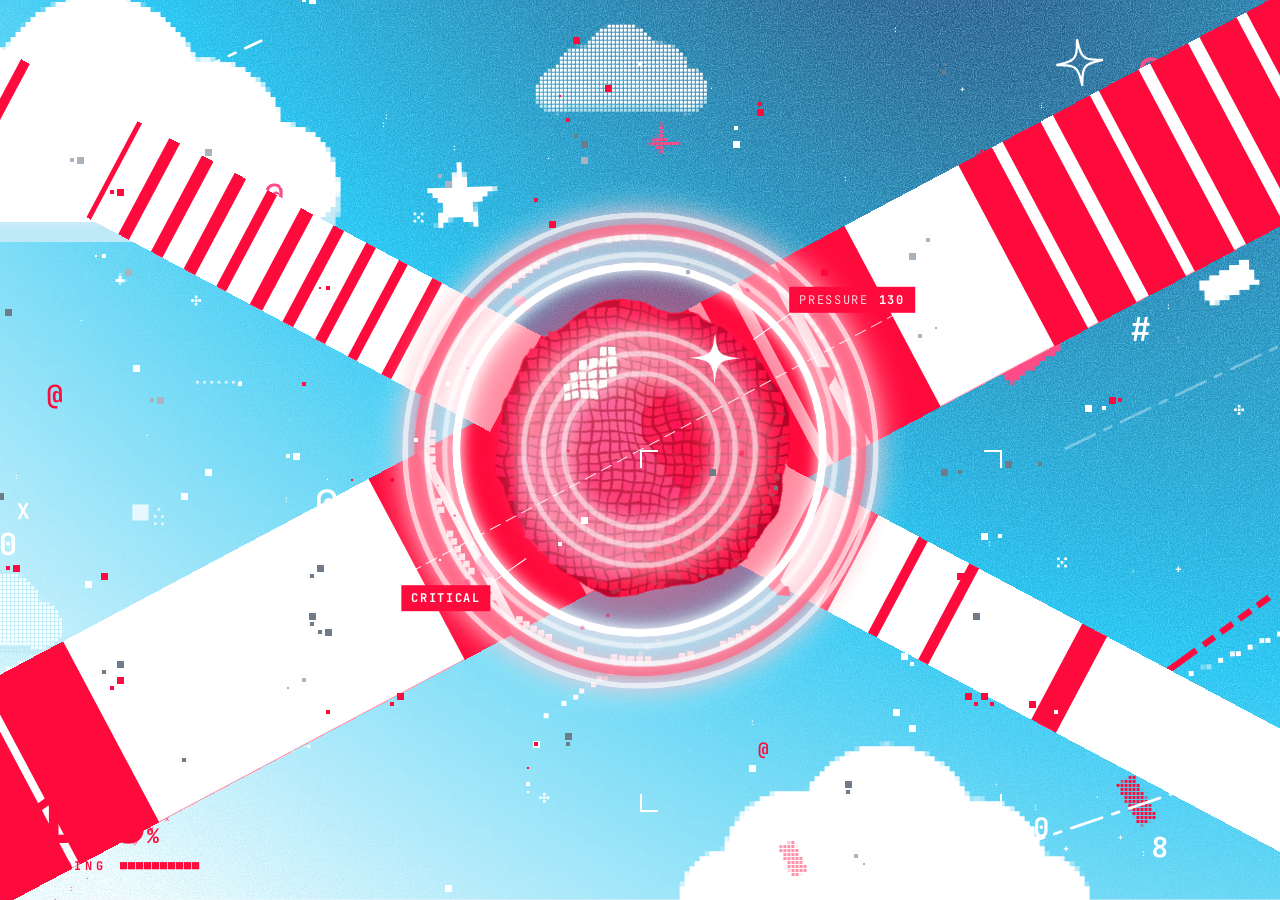
<file: index.html>
<!doctype html>
<html lang="zh-CN">
<head>
  <meta charset="UTF-8">
  <meta name="viewport" content="width=device-width, initial-scale=1">
  <title>Bae's ROOM · 个人主页</title>
  <link rel="preconnect" href="https://fonts.googleapis.com">
  <link rel="preconnect" href="https://fonts.gstatic.com" crossorigin>
  <link rel="stylesheet" href="https://fonts.googleapis.com/css2?family=JetBrains+Mono:wght@400;500;600;700&family=Noto+Sans+SC:wght@200;300;400;500;600&display=swap">
  <link rel="preload" href="./assets/home/sky.webp" as="image">
  <link rel="stylesheet" href="./src/css/loading.css?v=bgpx-3">
  <link rel="stylesheet" href="./src/css/site.css?v=am-edit-3">
</head>
<body>
  <main class="stage" id="stage">
    <!-- 0 空白 → 红色先擦过 → 天蓝背景板盖上 -->
    <div class="wipe wipe--red"></div>
    <div class="wipe wipe--sky"></div>

    <!-- 背景元素：白色色块、半调网点、能量点列、白色墨点、星星和碎片，由 JS 生成 -->
    <svg class="bg" id="bg" viewBox="0 0 1600 1000" preserveAspectRatio="xMidYMid slice" aria-hidden="true">
      <defs>
        <filter id="rough" x="-10%" y="-30%" width="120%" height="160%">
          <feTurbulence type="fractalNoise" baseFrequency=".045" numOctaves="3" seed="4"/>
          <feDisplacementMap in="SourceGraphic" scale="9"/>
        </filter>
        <filter id="splashS" x="-80%" y="-80%" width="260%" height="260%">
          <feTurbulence type="fractalNoise" baseFrequency=".35" numOctaves="2" seed="2"/>
          <feDisplacementMap in="SourceGraphic" scale="3"/>
        </filter>
        <filter id="splashL" x="-60%" y="-60%" width="220%" height="220%">
          <feTurbulence type="fractalNoise" baseFrequency=".12" numOctaves="3" seed="8"/>
          <feDisplacementMap in="SourceGraphic" scale="9"/>
        </filter>
        <filter id="glow" x="-100%" y="-100%" width="300%" height="300%">
          <feGaussianBlur stdDeviation="2.4" result="b"/>
          <feMerge><feMergeNode in="b"/><feMergeNode in="SourceGraphic"/></feMerge>
        </filter>
        <pattern id="ht" width="13" height="13" patternUnits="userSpaceOnUse" patternTransform="rotate(-28)">
          <circle cx="6.5" cy="6.5" r="2.4" fill="#fff"/>
        </pattern>
        <linearGradient id="htGrad">
          <stop offset="0" stop-color="#fff"/>
          <stop offset="1" stop-color="#000"/>
        </linearGradient>
        <mask id="htFade" maskContentUnits="objectBoundingBox">
          <rect width="1" height="1" fill="url(#htGrad)"/>
        </mask>
      </defs>
    </svg>

    <div class="grain" aria-hidden="true"></div>

    <!-- 临界阶段才出现的交叉警示条（参考《记忆管理局》的告警画面） -->
    <div class="hazard" aria-hidden="true"><i></i><i></i></div>

    <!-- 红色即将爆炸物 -->
    <div class="bomb" id="bomb" aria-hidden="true">
      <div class="bomb__shake">
        <div class="bomb__squash">
          <svg viewBox="-100 -100 200 200">
            <defs>
              <filter id="boil" x="-40%" y="-40%" width="180%" height="180%">
                <feTurbulence id="boilNoise" type="fractalNoise" baseFrequency=".035" numOctaves="3" seed="1"/>
                <feDisplacementMap id="boilMap" in="SourceGraphic" scale="14" xChannelSelector="R" yChannelSelector="G"/>
              </filter>
              <filter id="haloBlur" x="-50%" y="-50%" width="200%" height="200%">
                <feGaussianBlur stdDeviation="9"/>
              </filter>
              <radialGradient id="bombFill" cx="38%" cy="36%" r="72%">
                <stop offset="0" stop-color="#FF6A8E"/>
                <stop offset=".5" stop-color="#FF0A3C"/>
                <stop offset="1" stop-color="#D60032"/>
              </radialGradient>
              <pattern id="bombDots" width="7" height="7" patternUnits="userSpaceOnUse" patternTransform="rotate(30)">
                <circle cx="3.5" cy="3.5" r="1.5" fill="#fff"/>
              </pattern>
              <linearGradient id="dotFade" x1="0" y1="0" x2="1" y2="1">
                <stop offset=".45" stop-color="#000"/>
                <stop offset="1" stop-color="#fff"/>
              </linearGradient>
              <mask id="dotMask"><circle r="62" fill="url(#dotFade)"/></mask>
            </defs>
            <circle class="bomb__halo" r="74" fill="#FF0A3C" opacity=".5" filter="url(#haloBlur)"/>
            <g class="bomb__ring">
              <circle r="84" fill="none" stroke="#fff" stroke-width="2.2" stroke-dasharray="18 10 4 10"/>
            </g>
            <g filter="url(#boil)">
              <circle r="58" fill="url(#bombFill)"/>
              <circle cx="-18" cy="16" r="34" fill="#FF4B86" opacity=".55"/>
              <circle cx="22" cy="-6" r="22" fill="#FF0A3C" opacity=".7"/>
              <circle r="58" fill="url(#bombDots)" mask="url(#dotMask)" opacity=".6"/>
              <circle cx="68" cy="-30" r="5" fill="#FF0A3C"/>
              <circle cx="-62" cy="46" r="4" fill="#FF4B86"/>
              <circle cx="54" cy="54" r="3" fill="#FF0A3C"/>
              <circle cx="-50" cy="-58" r="3" fill="#FF4B86"/>
              <circle id="bombFlash" r="60" fill="#fff" opacity="0"/>
            </g>
            <ellipse cx="-22" cy="-27" rx="14" ry="7" transform="rotate(-35 -22 -27)" fill="#fff" opacity=".85"/>
            <path class="bomb__spark" transform="translate(28 -36) scale(10)" fill="#fff"
              d="M0-1C.1-.15.15-.1 1 0 .15.1.1.15 0 1-.1.15-.15.1-1 0-.15-.1-.1-.15 0-1Z"/>
          </svg>
        </div>
      </div>
    </div>

    <!-- HUD：锁定框、测量线、数值标签（参考《记忆管理局》剧中 UI） -->
    <div class="hud" aria-hidden="true">
      <div class="hud__line"></div>
      <div class="hud__lock"><i></i><i></i><i></i><i></i></div>
      <div class="hud__tag hud__tag--pressure"><b>PRESSURE</b><span data-pressure>000</span></div>
      <div class="hud__tag hud__tag--state"><span data-state>STABLE</span></div>
    </div>

    <!-- 内页（作品集、简历）后面的天空：Figma「Frame 8」（447:1348）导出的渐变天空，自带噪点 -->
    <div class="hero" aria-hidden="true">
      <div class="home-bg"></div>
    </div>


    <div class="burst" id="burst" aria-hidden="true"></div>
    <svg class="starburst" viewBox="-600 -600 1200 1200" aria-hidden="true"><g id="spikes"></g></svg>
    <div class="flash" aria-hidden="true"></div>


    <div class="label" aria-label="加载进度">
      <span class="label__pct"><b data-pct>000</b>%</span>
      <span class="label__row"><span>LOADING</span><span class="label__bar" data-bar>□□□□□□□□□□</span></span>
    </div>

    <!-- 开场掠过转场：前方白色，一条宽红带斜着扫过整屏，扫过的地方露出场景 -->
    <!-- 网站本体：loading 结束后出现（src/js/site.js，文字内容在 src/js/content.js） -->
    <div class="site" id="site" hidden>
      <header class="nav">
        <a class="nav__brand" href="#/home" data-cursor="HOME"><span class="dot-red"></span><span data-scramble>BAE'S ROOM</span></a>
      </header>

      <section class="page page--home" data-page="home" aria-label="首页">
        <!-- 主页是一张长滚动页（按 Figma「Frame 12」）：首屏 → 1 个人信息。
             所有元素按 1920 宽设计稿坐标排版：--u = 1/1920 屏宽，style 里的 --x/--y/--w 就是设计稿像素 -->
        <div class="hs-scroll" data-home-scroll>
          <section class="hs hs--hero" data-hero>
            <img class="hs__bg" src="./assets/home/bg-hero.webp" alt="">
            <!-- 首屏像素滤镜：每 n 像素取一个样点，膨胀成方块（屏幕像素）。
                 solid：整格（钢球、星星、土星环）；ht：网点，方块之间留缝、按透明度随机缺格，星芒柔和的尖端会变成稀疏的点 -->
            <svg class="px-defs" width="0" height="0" aria-hidden="true"><defs>
              <filter id="hpx3" x="-5%" y="-5%" width="110%" height="110%" color-interpolation-filters="sRGB">
                <feFlood x="0" y="0" width="2" height="2"/><feComposite width="3" height="3"/><feTile result="g"/>
                <feComposite in="SourceGraphic" in2="g" operator="in"/><feMorphology operator="dilate" radius="1"/>
              </filter>
              <filter id="hpx4" x="-5%" y="-5%" width="110%" height="110%" color-interpolation-filters="sRGB">
                <feFlood x="1" y="1" width="2" height="2"/><feComposite width="4" height="4"/><feTile result="g"/>
                <feComposite in="SourceGraphic" in2="g" operator="in"/><feMorphology operator="dilate" radius="2"/>
              </filter>
              <filter id="hpx6" x="-5%" y="-5%" width="110%" height="110%" color-interpolation-filters="sRGB">
                <feFlood x="2" y="2" width="2" height="2"/><feComposite width="6" height="6"/><feTile result="g"/>
                <feComposite in="SourceGraphic" in2="g" operator="in"/><feMorphology operator="dilate" radius="3"/>
              </filter>
              <filter id="hpx10" x="-5%" y="-5%" width="110%" height="110%" color-interpolation-filters="sRGB">
                <feFlood x="4" y="4" width="2" height="2"/><feComposite width="10" height="10"/><feTile result="g"/>
                <feComposite in="SourceGraphic" in2="g" operator="in"/><feMorphology operator="dilate" radius="5"/>
              </filter>
              <filter id="hpx-ht" x="-5%" y="-5%" width="110%" height="110%" color-interpolation-filters="sRGB">
                <feFlood x="3" y="3" width="1" height="1"/><feComposite width="7" height="7"/><feTile result="g"/>
                <feTurbulence type="fractalNoise" baseFrequency=".8" numOctaves="1" seed="5" result="noise"/>
                <feComposite in="SourceAlpha" in2="noise" operator="arithmetic" k2="3" k3="-4.8" k4="1.2"/>
                <feComponentTransfer result="keep"><feFuncA type="discrete" tableValues="0 1"/></feComponentTransfer>
                <feComposite in="g" in2="keep" operator="in" result="dots"/>
                <feComposite in="SourceGraphic" in2="dots" operator="in"/>
                <feMorphology operator="dilate" radius="2"/>
              </filter>
            </defs></svg>
            <div class="hero-orb" data-orb>
              <img class="fx hero-orb__glow" style="--x:108;--y:11.1;--w:1059" src="./assets/home/glow.webp" alt="">
              <!-- 像素层：滤镜加在不转动的外层上，网格始终和屏幕对齐 -->
              <div class="px-layer px-layer--ht"><img class="fx hero-orb__spikes" style="--x:-15.1;--y:-132;--w:1233.1" src="./assets/home/spikes.webp" alt=""></div>
              <!-- 红球 ASCII 像素风（orb-pixels.js + orb-data.js）：柔光保留，球体画成一格一格的字符，球外圆点画成像素方块 -->
              <canvas class="fx hero-orb__bomb" style="--x:197;--y:129;--w:925.4;--h:945.4" data-orb-pixels aria-hidden="true"></canvas>
              <i class="orb-shine" aria-hidden="true"></i>
              <canvas class="hero-confetti" data-confetti aria-hidden="true"></canvas>
              <!-- 两圈土星环（Figma Ellipse 47 / 48），压在球的最上层；放在 .hero-orb 里，跟着球一起缩放，相对位置不变 -->
              <div class="px-layer px-layer--3">
                <img class="fx hero-orb__saturn" style="--x:253.3;--y:361.3;--w:706.1" src="./assets/home/sat1.webp" alt="">
                <img class="fx hero-orb__saturn" style="--x:257.1;--y:419.5;--w:713" src="./assets/home/sat2.webp" alt="">
              </div>
            </div>
            <button type="button" class="orb-hit" data-orb-hit data-cursor="POKE" aria-label="戳一下红球"></button>
            <div class="figma-stars" aria-hidden="true" data-depth=".15"><i style="--sx:36;--sy:72.1016;--sw:106;background-image:url(./assets/home/star-a.svg)"></i><i style="--sx:36;--sy:208.7129;--sw:106;background-image:url(./assets/home/star-b.svg)"></i><i style="--sx:37;--sy:345.3242;--sw:105;background-image:url(./assets/home/star-c.svg)"></i><i style="--sx:37;--sy:482;--sw:106;background-image:url(./assets/home/star-d.svg)"></i><i style="--sx:37;--sy:618.6113;--sw:106;background-image:url(./assets/home/star-e.svg)"></i><i style="--sx:38;--sy:755.2227;--sw:105;background-image:url(./assets/home/star-f.svg)"></i><i style="--sx:160;--sy:209;--sw:106;background-image:url(./assets/home/star-a.svg)"></i><i style="--sx:160;--sy:345.6113;--sw:106;background-image:url(./assets/home/star-b.svg)"></i><i style="--sx:161;--sy:482.2227;--sw:105;background-image:url(./assets/home/star-c.svg)"></i></div>
            <div class="px-layer px-layer--6">
              <img class="fx spin" data-depth=".45" style="--x:22;--y:362;--w:129" src="./assets/home/thinstar.webp" alt="" aria-hidden="true">
              <img class="fx spin" data-depth=".6" style="--x:167;--y:515;--w:87;animation-duration:9s;animation-direction:reverse" src="./assets/home/thinstar.webp" alt="" aria-hidden="true">
              <img class="fx roll" data-depth=".9" data-sheen style="--x:560;--y:198;--w:55;--roll:5s" src="./assets/home/ball1.webp" alt="" aria-hidden="true">
              <img class="fx roll" data-depth="1.2" data-sheen style="--x:312.1;--y:862.1;--w:46.6;--roll:4.2s;animation-direction:reverse" src="./assets/home/ball2.webp" alt="" aria-hidden="true">
              <img class="fx roll" data-depth=".75" data-sheen style="--x:1079.8;--y:833.1;--w:41.9;--roll:3.6s" src="./assets/home/ball3.webp" alt="" aria-hidden="true">
              <img class="fx hero-planet" data-depth=".6" data-sheen style="--x:1214;--y:201;--w:194.1" src="./assets/home/planet.webp" alt="" aria-hidden="true">
            </div>
            <h1 class="fx hero-title" style="--x:1100.8;--y:228.8;--w:756.3" data-hero-title><img src="./assets/home/title.webp" alt="Bae's Portfolio"></h1>
            <i class="hero-line" style="--y:238;--h:226"></i>
            <i class="hero-line" style="--y:511;--h:174"></i>
            <i class="hero-line" style="--y:759;--h:30"></i>
            <i class="hero-line" style="--y:814;--h:30"></i>
            <i class="hero-line" style="--y:868;--h:30"></i>
            <img class="fx hero-info" data-depth=".2" style="--x:1566;--y:528;--w:297" src="./assets/home/info.webp" alt="求职方向：游戏策划 | 交互设计；求职者：郑婷婷">
            <div class="hero-social">
              <!-- 点哪个图标就在左边出现哪个面板（坐标、尺寸照设计稿）；再点一次或点别处收起 -->
              <div class="fx sc" style="--x:1819;--y:755;--w:41">
                <button type="button" data-sc data-cursor="WECHAT" aria-label="微信二维码" aria-expanded="false"><img src="./assets/home/wechat.webp" alt=""></button>
                <div class="sc-pop sc-pop--qr" style="--px:1231;--py:464;--pw:499;--ph:514;--pr:0">
                  <img src="./assets/home/wechat-qr.webp?v=2" alt="Bae 的微信二维码，微信扫一扫添加好友">
                </div>
              </div>
              <div class="fx sc" style="--x:1828;--y:817;--w:24">
                <button type="button" data-sc data-cursor="GITHUB" aria-label="GitHub" aria-expanded="false"><img src="./assets/home/github.webp" alt=""></button>
                <div class="sc-pop sc-pop--center"><a href="#" data-github target="_blank" rel="noopener" data-cursor="OPEN">GitHub</a></div>
              </div>
              <div class="fx sc" style="--x:1828;--y:874;--w:27">
                <button type="button" data-sc data-cursor="MAIL" aria-label="邮箱" aria-expanded="false"><img src="./assets/home/mail.webp" alt=""></button>
                <div class="sc-pop" data-mail-list></div>
              </div>
            </div>
            <button type="button" class="hero-down" data-scroll-next data-cursor="SCROLL" aria-label="向下查看个人简介"><svg viewBox="0 0 100 70" fill="none" aria-hidden="true"><path d="M15 12L50 40L85 12M15 32L50 60L85 32"/></svg></button>
            <button type="button" class="scroll-hint" data-scroll-next data-cursor="SCROLL"><img src="./assets/home/hint.webp" alt="滑动以查看更多内容……"></button>
          </section>

          <!-- 1 个人信息：区块从设计稿 y=1239 开始，下面的坐标都减掉了 1239 -->
          <section class="hs hs--info" data-info>
            <img class="hs__bg" src="./assets/home/bg-info.webp" alt="">
            <img class="fx twinkle" style="--x:19;--y:297;--w:106" src="./assets/home/star.webp" alt="" aria-hidden="true">
            <img class="fx twinkle" style="--x:19;--y:424;--w:106;animation-delay:-1.1s" src="./assets/home/star.webp" alt="" aria-hidden="true">
            <img class="fx twinkle" style="--x:19;--y:552;--w:106;animation-delay:-2.2s" src="./assets/home/star.webp" alt="" aria-hidden="true">
            <h2 class="fx info-header" style="--x:906;--y:309;--w:978" data-info-header><img src="./assets/home/header.webp?v=2" alt="1 个人信息 Information"><span class="ip-px" data-header-px></span></h2>
            <img class="fx" style="--x:1314;--y:1076.9;--w:539.1" src="./assets/home/glow2.webp" alt="" aria-hidden="true">
            <i class="info-line106" aria-hidden="true"></i>
            <!-- 提示语（Figma 572:3，设计稿 1474, 2062）：滑到这里时像有人在打字一样逐字出现，打完光标闪烁 -->
            <p class="fx info-hint" style="--x:1474;--y:823" data-info-hint aria-label="点击任意模块查看信息"><span data-type aria-hidden="true"></span><i class="info-hint__caret" aria-hidden="true"></i></p>
            <canvas class="rain" data-rain aria-hidden="true"></canvas>

            <!-- 四个标签（设计稿里的模糊大字）：点标签或旁边的飞鸟都能打开对应的信息框 -->
            <div class="info-tabs" aria-label="个人信息分页">
              <button type="button" class="info-tab" data-tab="basic" data-cursor="BASIC INFO" aria-pressed="false">
                <img class="fx" style="--x:167.4;--y:1149.5;--w:203.9" src="./assets/home/lblBasic.webp" alt="Basic">
                <img class="fx" style="--x:164.5;--y:1197.5;--w:504.5" src="./assets/home/lblInfo.webp" alt="Information">
              </button>
              <button type="button" class="info-tab" data-tab="edu" data-cursor="EDUCATION" aria-pressed="false">
                <img class="fx" style="--x:463.1;--y:1494.5;--w:400.9" src="./assets/home/lblEdu.webp" alt="Education">
              </button>
              <button type="button" class="info-tab" data-tab="skills" data-cursor="SKILLS" aria-pressed="false">
                <img class="fx" style="--x:963.1;--y:1314;--w:275.9" src="./assets/home/lblSkills.webp" alt="SKILLS">
              </button>
              <button type="button" class="info-tab" data-tab="exp" data-cursor="EXPERIENCES" aria-pressed="false">
                <img class="fx" style="--x:1308.3;--y:1503.5;--w:489.8" src="./assets/home/lblExp.webp" alt="Experiences">
              </button>
            </div>

            <!-- 飞鸟：常驻扇翅，点哪只就打开哪一页 -->
            <button type="button" class="bird" style="--x:169;--y:936;--w:200" data-bird="basic" data-cursor="BASIC INFO" aria-label="个人信息"></button>
            <button type="button" class="bird" style="--x:564;--y:1278;--w:200;animation-delay:-.3s" data-bird="edu" data-cursor="EDUCATION" aria-label="教育经历"></button>
            <button type="button" class="bird" style="--x:960;--y:1004;--w:285;animation-delay:-.55s" data-bird="skills" data-cursor="SKILLS" aria-label="专业技能"></button>
            <button type="button" class="bird" style="--x:1422;--y:1215;--w:263;animation-delay:-.15s" data-bird="exp" data-cursor="EXPERIENCES" aria-label="飞往个人经历"></button>

            <!-- 信息框：每页按设计稿各自的位置摆放（深色毛玻璃 + 渐变描边 + 四角装饰 + 连接线 + 横线）。
                 默认都隐藏；内容由 site.js 按 content.js 填进 [data-pane] -->
            <!-- 每页：横线 + 连接线（从红色英文标签旁的像素方块出发，连到卡片）+ 卡片 + 外框装饰。
                 像素格子（.ip-px 里的 <i>）由 site.js 按设计稿坐标生成，每一颗各自不规则闪烁 -->
            <div class="ip" data-ip="basic" hidden>
              <img class="fx ip-lines" style="--x:-1;--y:927;--w:740" src="./assets/home/i_lines.webp" alt="">
              <svg class="ip-link" viewBox="0 0 1920 2478" preserveAspectRatio="none"><polyline pathLength="1" points="400,977 528,849 893,848"/></svg>
              <div class="fx ip-box" style="--x:893;--y:812;--w:879;--h:601"><div class="info-pane" data-pane="basic"></div></div>
              <img class="fx ip-frame" style="--x:869;--y:724;--w:923" src="./assets/home/i_frame.webp" alt="">
              <img class="fx ip-deco" style="--x:1635;--y:724;--w:210.8" src="./assets/home/pin.webp" alt="">
              <div class="ip-px"></div>
            </div>
            <div class="ip" data-ip="edu" hidden>
              <img class="fx ip-lines" style="--x:0;--y:1247;--w:1124" src="./assets/home/e_lines.webp" alt="">
              <svg class="ip-link" viewBox="0 0 1920 2478" preserveAspectRatio="none"><polyline pathLength="1" points="781,1447 897,1597 1307,1596 1307,1402"/></svg>
              <div class="fx ip-box ip-box--rev" style="--x:867;--y:928;--w:879;--h:479"><div class="info-pane" data-pane="edu"></div></div>
              <img class="fx ip-frame" style="--x:843;--y:901;--w:923;height:calc(536 * var(--u))" src="./assets/home/e_frame.webp" alt="">
              <img class="fx ip-deco" style="--x:1508;--y:814;--w:374" src="./assets/home/edustar2.webp" alt="">
              <div class="ip-px"></div>
            </div>
            <div class="ip" data-ip="skills" hidden>
              <img class="fx ip-lines" style="--x:0;--y:980;--w:1224" src="./assets/home/s_lines.webp" alt="">
              <svg class="ip-link" viewBox="0 0 1920 2478" preserveAspectRatio="none"><polyline pathLength="1" points="956,1029 664,1029 500,1170"/></svg>
              <div class="fx ip-box" style="--x:92;--y:1164;--w:879;--h:381"><div class="info-pane" data-pane="skills"></div></div>
              <img class="fx ip-frame" style="--x:68;--y:1139;--w:923" src="./assets/home/s_frame.webp" alt="">
              <img class="fx ip-deco" style="--x:756;--y:1119;--w:276" src="./assets/home/s_pin.webp" alt="">
              <div class="ip-px"></div>
            </div>
          </section>

          <!-- 2 个人经历（Figma 设计稿 y = 3717 起，下面的坐标都减掉了 3717；标题从上一屏伸进来，所以 y 是负数） -->
          <section class="hs hs--exp" data-exp aria-label="个人经历">
            <img class="hs__bg" src="./assets/home/bg-exp.webp?v=4" alt="">
            <h2 class="fx info-header exp-header" style="--x:145;--y:-237;--w:944" data-exp-header><img src="./assets/home/header2.webp?v=2" alt="2 个人经历 Experience"><span class="ip-px" data-header-px style="left:calc(-34 * var(--u))"></span></h2>
            <img class="fx" style="--x:1612;--y:-161;--w:309" src="./assets/home/exp-sparks.webp" alt="" aria-hidden="true">
            <!-- 左栏：像素图标（代码画，exp-icons.js）+ 标签 / like! / 虚线（图片）。左栏跟背景正常滚动，右侧卡片滚得快一点，滑到底时两边底边对齐 -->
            <div class="xp-leftcol" data-xp-left>
              <canvas class="fx xp-icons" style="--x:40;--y:213;--w:680;--h:1870" data-xp-icons aria-hidden="true"></canvas>
              <img class="fx xp-left" style="--x:120;--y:291;--w:622" src="./assets/home/exp-left-labels.webp" alt="方向：游戏策划、游戏开发、交互设计 UI&amp;UX设计、小工具开发" data-xp-reveal>
            </div>
            <div class="fx xp-block" style="--x:726;--y:416;--w:1043" data-xp-work></div>
            <div class="fx xp-block" style="--x:724;--y:1077;--w:1045" data-xp-projects></div>
          </section>
          <!-- 3 作品集（Figma Frame 12 最后一屏）：区块从设计稿 y=6853 开始，下面的坐标都减掉了 6853（标题、电脑、窗口按 Figma 新版整体上移过）。
               背景、标题、电脑、窗口外框是图片；分类按钮、四张作品卡片、日期标签、连线是代码做的（内容在 content.js 的 showcase） -->
          <section class="hs hs--works" data-home-works aria-label="作品集">
            <img class="hs__bg" src="./assets/home/bg-works.webp?v=3" alt="">
            <!-- 标题左边的星星环：Figma「星星环」18 颗同形四角星，改成 SVG（坐标原点放在环心），整圈原地慢慢转，每颗星各自不规则闪（site.js） -->
            <svg class="fx wk-ring" style="--x:579;--y:-572;--w:607.67;--h:597.46" viewBox="-302.68 -298.70 607.67 597.46" aria-hidden="true" data-wk-ring>
              <defs><path id="wk-star" d="M42.96 0L43.43 4.95 43.95 9.89 44.46 14.84 45.11 19.73 45.88 24.62 46.83 29.45 48.12 34.13 49.92 38.58 52.37 42.44 55.42 45.54 58.94 47.82 62.64 49.45 66.46 50.65 70.33 51.63 74.19 52.44 78.1 53.09 82.01 53.74 85.92 54.34 82.01 54.94 78.1 55.59 74.19 56.24 70.33 57.06 66.46 58.04 62.64 59.23 58.94 60.86 55.42 63.15 52.37 66.24 49.92 70.1 48.12 74.56 46.83 79.23 45.88 84.07 45.11 88.96 44.46 93.85 43.95 98.79 43.43 103.74 42.96 108.68 42.49 103.74 41.97 98.79 41.46 93.85 40.81 88.96 40.04 84.07 39.09 79.23 37.81 74.56 36 70.1 33.55 66.24 30.5 63.15 26.98 60.86 23.28 59.23 19.46 58.04 15.59 57.06 11.73 56.24 7.82 55.59 3.91 54.94 0 54.34 3.91 53.74 7.82 53.09 11.73 52.44 15.59 51.63 19.46 50.65 23.28 49.45 26.98 47.82 30.5 45.54 33.55 42.44 36 38.58 37.81 34.13 39.09 29.45 40.04 24.62 40.81 19.73 41.46 14.84 41.97 9.89 42.49 4.95Z"/></defs>
              <g>
                <animateTransform attributeName="transform" type="rotate" from="0" to="360" dur="48s" repeatCount="indefinite" data-wk-spin/>
                <use href="#wk-star" class="wk-star" fill="#fff" fill-opacity="0.23" data-o="0.23" transform="matrix(1 0 0 1 -42.96 -298.70)"/>
                <use href="#wk-star" class="wk-star" fill="#fff" fill-opacity="0.23" data-o="0.23" transform="matrix(0.9397 -0.342 0.342 0.9397 -142.66 -266.07)"/>
                <use href="#wk-star" class="wk-star" fill="#fff" fill-opacity="0.61" data-o="0.61" transform="matrix(0.766 -0.6428 0.6428 0.766 -225.34 -201.32)"/>
                <use href="#wk-star" class="wk-star" fill="#fff" fill-opacity="0.23" data-o="0.23" transform="matrix(0.5 -0.866 0.866 0.5 -280.46 -112.43)"/>
                <use href="#wk-star" class="wk-star" fill="#fff" fill-opacity="0.51" data-o="0.51" transform="matrix(0.1736 -0.9848 0.9848 0.1736 -302.34 -9.82)"/>
                <use href="#wk-star" class="wk-star" fill="#fff" fill-opacity="0.23" data-o="0.23" transform="matrix(-0.1736 -0.9848 0.9848 -0.1736 -287.75 94.17)"/>
                <use href="#wk-star" class="wk-star" fill="#fff" fill-opacity="0.23" data-o="0.23" transform="matrix(-0.5 -0.866 0.866 -0.5 -237.50 186.71)"/>
                <use href="#wk-star" class="wk-star" fill="#fff" fill-opacity="0.33" data-o="0.33" transform="matrix(-0.766 -0.6428 0.6428 -0.766 -159.68 256.43)"/>
                <use href="#wk-star" class="wk-star" fill="#fff" fill-opacity="0.23" data-o="0.23" transform="matrix(-0.9397 -0.342 0.342 -0.9397 -61.60 295.66)"/>
                <use href="#wk-star" class="wk-star" fill="#fff" fill-opacity="0.23" data-o="0.23" transform="matrix(-1 0 0 -1 42.96 298.76)"/>
                <use href="#wk-star" class="wk-star" fill="#fff" fill-opacity="0.34" data-o="0.34" transform="matrix(-0.9397 -0.342 -0.342 0.9397 144.98 -266.07)"/>
                <use href="#wk-star" class="wk-star" fill="#000" fill-opacity="0.37" data-o="0.37" transform="matrix(-0.766 -0.6428 -0.6428 0.766 227.66 -201.32)"/>
                <use href="#wk-star" class="wk-star" fill="#615454" fill-opacity="0.23" data-o="0.23" transform="matrix(-0.5 -0.866 -0.866 0.5 282.78 -112.43)"/>
                <use href="#wk-star" class="wk-star" fill="#c9c9c9" fill-opacity="0.23" data-o="0.23" transform="matrix(-0.1736 -0.9848 -0.9848 0.1736 304.66 -9.82)"/>
                <use href="#wk-star" class="wk-star" fill="#fff" fill-opacity="0.23" data-o="0.23" transform="matrix(0.1736 -0.9848 -0.9848 -0.1736 290.07 94.16)"/>
                <use href="#wk-star" class="wk-star" fill="#fff" fill-opacity="0.23" data-o="0.23" transform="matrix(0.5 -0.866 -0.866 -0.5 239.82 186.71)"/>
                <use href="#wk-star" class="wk-star" fill="#fff" fill-opacity="0.23" data-o="0.23" transform="matrix(0.766 -0.6428 -0.6428 -0.766 162.00 256.42)"/>
                <use href="#wk-star" class="wk-star" fill="#fff" fill-opacity="0.23" data-o="0.23" transform="matrix(0.9397 -0.342 -0.342 -0.9397 63.92 295.66)"/>
              </g>
            </svg>
            <h2 class="fx works-header" style="--x:579;--y:-572;--w:1213" data-works-header><img src="./assets/home/header3.webp?v=2" alt="3 作品集 Information"><span class="ip-px" data-header-px></span></h2>
            <!-- 窗口：外框图片 + 四张卡片 + 连线（压在卡片上面）+ 日期标签 -->
            <div class="wk-win" data-wk-in="pop">
              <img class="fx" style="--x:504;--y:90;--w:1292" src="./assets/home/works-window.webp" alt="" aria-hidden="true">
              <div class="wk-cards" data-wk-cards></div>
              <svg class="wk-lines" viewBox="0 90 1920 928" preserveAspectRatio="none" aria-hidden="true" data-wk-lines>
                <line class="wk-line wk-line--grey" pathLength="1" x1="1222.5" y1="417.5" x2="1118.5" y2="931.5"/>
                <line class="wk-line wk-line--grey" pathLength="1" x1="857" y1="631" x2="1691.5" y2="929.5"/>
                <line class="wk-line" pathLength="1" x1="1103" y1="403" x2="857" y2="628"/>
                <line class="wk-line" pathLength="1" x1="1103" y1="403" x2="1433" y2="628"/>
              </svg>
              <svg class="wk-lines wk-lines--dots" viewBox="0 90 1920 928" preserveAspectRatio="none" aria-hidden="true">
                <circle class="wk-dot" cx="857" cy="628" r="7"/><circle class="wk-dot" cx="1103" cy="403" r="7"/><circle class="wk-dot" cx="1433" cy="628" r="7"/>
                <circle class="wk-dot wk-dot--grey" cx="1118.5" cy="931.5" r="5.5"/>
                <rect class="wk-dot wk-dot--grey" x="1218" y="413" width="9" height="9"/><rect class="wk-dot wk-dot--grey" x="1687" y="925" width="9" height="9"/>
              </svg>
              <img class="fx wk-note" style="--x:608;--y:213;--w:73" src="./assets/home/works-note.webp" alt="" aria-hidden="true">
              <img class="fx wk-flag" style="--x:1698;--y:259;--w:38" src="./assets/home/works-flag.webp" alt="" aria-hidden="true">
              <img class="fx wk-curtain" style="--x:1549;--y:142;--w:250;--h:551" src="./assets/home/works-curtain.svg" alt="" aria-hidden="true" loading="lazy">
            </div>
            <!-- 复古电脑：压在窗口左边上面，屏幕里是三个分类按钮 -->
            <div class="wk-pc" data-wk-in="left">
              <img class="fx" style="--x:82;--y:317;--w:640" src="./assets/home/works-computer.webp" alt="" aria-hidden="true">
              <i class="fx wk-scan" style="--x:219;--y:353;--w:346;--h:261" aria-hidden="true"></i>
              <div class="wk-menu" role="tablist" aria-label="作品分类" data-wk-menu></div>
            </div>
          </section>
          <!-- 4 关于我：标题与「3 作品集」同款（金属序号 + 红色横幅 + 像素字）。
               header4.webp 由 header3.webp 合成：序号换成 assets/金属数字/4.png，文字换成「关于我」（IPix 像素字体） -->
          <section class="hs hs--about" data-about aria-label="关于我">
            <img class="hs__bg" src="./assets/home/about/am-bg.webp" alt="">
            <h2 class="fx works-header am-header" style="--x:579;--y:-572;--w:1213"><img src="./assets/home/header4.webp" alt="4 关于我 About Me"><span class="ip-px" data-header-px></span></h2>
            <!-- 游玩经历窗口：标题栏（右上角 × 是编辑模式入口）+ 平台按钮（只切换选中，不筛选）+ 左侧游戏偏好（纯展示）+ 右侧「时长较长 / 游戏库」两个 tab 的卡片。
                 卡片在框内向下滚动；卡片内容在 src/js/games-data.js，偏好在 content.js 的 games -->
            <div class="fx am-games" style="--x:210;--y:170;--w:1500" data-am-games>
              <div class="am-games__bar"><i class="am-games__icon" aria-hidden="true"></i><b>游玩经历</b><span class="am-games__tag" aria-hidden="true">PLAY LOG · 04</span><button type="button" class="am-games__close" aria-label="进入编辑模式" aria-pressed="false" data-cursor="EDIT"></button></div>
              <div class="am-games__menu"><div class="am-plats" role="group" aria-label="游戏平台" data-am-plats></div></div>
              <div class="am-editbar" data-am-edit hidden><b>编辑模式</b><span data-am-state aria-live="polite">已保存</span><button type="button" data-am-save data-cursor="SAVE">保存到项目</button><button type="button" data-am-exit data-cursor="EXIT">退出编辑</button></div>
              <div class="am-games__body">
                <aside class="am-pref" aria-label="游戏偏好">
                  <b class="am-pref__title">游戏偏好</b>
                  <ul class="am-pref__list" data-am-pref-list></ul>
                </aside>
                <div class="am-main">
                  <div class="am-tabs" role="tablist" aria-label="游戏内容分类" data-am-tabs>
                    <button type="button" role="tab" aria-selected="true" class="is-active" data-am-tab="long" data-cursor="TAB">时长较长</button>
                    <button type="button" role="tab" aria-selected="false" data-am-tab="lib" data-cursor="TAB">游戏库</button>
                  </div>
                  <div class="am-cards" data-am-cards></div>
                </div>
              </div>
            </div>
          </section>
          <!-- 金属气球（Figma「气球」组，坐标是设计稿像素）：跟着页面滚动；先停在「1 个人信息」标题上方，滚到那里时放飞，升出屏幕后就不再出现，刷新或重新进入首页才会再来一次。
               不放进 section 里（section 会裁掉超出的部分）；--back 在火箭后面，--front 在火箭前面 -->
          <!-- 云层：交界处一远一近两层云，滚动时远云慢、近云快，像镜头穿过云层往下（site.js 生成云朵、按滚动移动） -->
          <!-- 网点滤镜（远处的云用）：每 n 像素取一个点，膨胀成比格子小一圈的方块（留缝），
               再按透明度随机去掉一些格子 → 云的实心部分是整齐的网点，柔和的边缘越往外越稀，像印刷网点 -->
          <svg class="halftone-defs" width="0" height="0" aria-hidden="true">
            <defs>
              <filter id="ht-far" x="-5%" y="-5%" width="110%" height="110%" color-interpolation-filters="sRGB">
                <feFlood x="2" y="2" width="2" height="2"/><feComposite width="6" height="6"/><feTile result="grid"/>
                <feTurbulence type="fractalNoise" baseFrequency=".8" numOctaves="1" seed="6" result="noise"/>
                <feComposite in="SourceAlpha" in2="noise" operator="arithmetic" k2="3" k3="-4.8" k4="1.2"/>
                <feComponentTransfer result="keep"><feFuncA type="discrete" tableValues="0 1"/></feComponentTransfer>
                <feComposite in="grid" in2="keep" operator="in" result="dots"/>
                <feComposite in="SourceGraphic" in2="dots" operator="in"/>
                <feMorphology operator="dilate" radius="1"/>
              </filter>
            </defs>
          </svg>
          <div class="clouds" aria-hidden="true" data-clouds></div>
          <div class="balloons" aria-hidden="true">
            <img class="fx balloon balloon--front" style="--x:964.2;--y:962.3;--w:312.1" src="./assets/home/balloon1.webp" alt="" data-balloon>
            <img class="fx balloon balloon--back" style="--x:137;--y:1189.3;--w:312.1" src="./assets/home/balloon2.webp" alt="" data-balloon>
            <img class="fx balloon balloon--back" style="--x:1167.3;--y:1145.9;--w:388.3" src="./assets/home/balloon3.webp" alt="" data-balloon>
            <img class="fx balloon balloon--front" style="--x:702.9;--y:1207.2;--w:540.5" src="./assets/home/balloon4.webp" alt="" data-balloon>
            <img class="fx balloon balloon--back" style="--x:432;--y:1394;--w:320.1" src="./assets/home/balloon5.webp" alt="" data-balloon>
            <img class="fx balloon balloon--front" style="--x:643;--y:1234;--w:177.5" src="./assets/home/balloon6.webp" alt="" data-balloon>
            <img class="fx balloon balloon--back" style="--x:1470;--y:1189;--w:263.7" src="./assets/home/balloon7.webp" alt="" data-balloon>
          </div>
        </div>
        <!-- 火箭：不随页面滚走；首屏时藏在左下角屏幕外，往下滚时沿直线飞向右上并逐渐变大（site.js） -->
        <div class="rocket-layer" aria-hidden="true"><img class="rocket" src="./assets/home/rocket.webp" alt="" data-rocket><i class="sheen rocket-sheen" data-rocket-sheen></i></div>
        <!-- 飞鸟飞行层：点 Experiences 的飞鸟后，飞鸟换到这一层沿路径飞（不受区块裁切） -->
        <div class="flight-layer" aria-hidden="true" data-flight-layer></div>
        <!-- 左侧索引栏：首页四个部分，点击跳转；滚动时高亮当前部分（site.js） -->
        <nav class="hs-index" aria-label="页面索引">
          <button type="button" data-hs-target="info" data-cursor="01"><i>01</i><span>个人简介</span></button>
          <button type="button" data-hs-target="exp" data-cursor="02"><i>02</i><span>个人经历</span></button>
          <button type="button" data-hs-target="works" data-cursor="03"><i>03</i><span>作品集</span></button>
          <button type="button" data-hs-target="about" data-cursor="04"><i>04</i><span>关于我</span></button>
        </nav>
      </section>
      <section class="page page--works" data-page="works" aria-label="作品集">
        <div class="works">
          <div class="works__head">
            <div class="works__title"><b>作品集</b><span>WORKS · <em data-works-count></em></span></div>
            <div class="filter" data-filter></div>
          </div>
          <div class="works__grid" data-works></div>
        </div>
      </section>

      <section class="page page--resume" data-page="resume" aria-label="简历">
        <div class="rz">
          <aside class="rz-index">
            <div class="rz-title"><b>简历</b><span>RESUME · CV</span></div>
            <ol class="rz-nav" data-rz-nav></ol>
            <div class="rz-progress">
              <span data-rz-count>01 / 06</span>
              <div class="rz-progress__bar"><i data-rz-bar></i></div>
              <a class="btn" href="#" data-pdf data-magnet data-cursor="PDF">下载 PDF 简历 <span class="btn__arrow">↓</span></a>
            </div>
          </aside>
          <div class="rz-scroll" data-rz-scroll></div>
        </div>
      </section>

      <div class="toast" role="status" aria-live="polite"></div>
    </div>

    <!-- 十字线光标（src/js/crosshair.js），放在最上层，全站通用 -->
    <canvas class="xhair" aria-hidden="true"></canvas>
    <div class="sweep" aria-hidden="true"><i class="sweep__cover"></i><i class="sweep__band"></i><i class="sweep__line"></i><i class="sweep__line"></i></div>
  </main>

  <!-- 背景里的星星、圆点、碎片、虚线、速度线和箭头：从 Figma「01 入场完成」导出（1600×900 画面坐标）。
       在 Figma 里改完后，重新导出 SVG，把下面 <svg> 整段替换掉即可。每个顶层元素会单独漂浮、被炸飞。 -->
  <template id="scene-elements">
    <svg xmlns="http://www.w3.org/2000/svg" viewBox="0 0 1600 900" fill="none">
    <path d="M1256.3 60.6L1256.5 61.8L1256.7 63L1257 64.2L1257.2 65.4L1257.5 66.6L1257.9 67.8L1258.3 68.9L1258.9 70L1259.7 70.9L1260.7 71.6L1261.8 72.1L1263 72.5L1264.2 72.7L1265.4 72.9L1266.6 73L1267.8 73.1L1269 73.2L1270.3 73.3L1269.1 73.5L1267.9 73.7L1266.7 74L1265.5 74.2L1264.3 74.5L1263.1 74.9L1262 75.3L1260.9 75.9L1260 76.7L1259.3 77.7L1258.8 78.8L1258.4 80L1258.2 81.2L1258 82.4L1257.9 83.6L1257.8 84.8L1257.7 86L1257.6 87.3L1257.4 86L1257.2 84.8L1256.9 83.7L1256.7 82.5L1256.4 81.3L1256 80.1L1255.6 79L1255 77.9L1254.2 77L1253.2 76.3L1252.1 75.8L1250.9 75.4L1249.7 75.2L1248.5 75L1247.3 74.9L1246.1 74.8L1244.9 74.7L1243.6 74.6L1244.8 74.4L1246 74.2L1247.2 73.9L1248.4 73.7L1249.6 73.4L1250.8 73L1251.9 72.6L1253 72L1253.9 71.2L1254.6 70.2L1255.1 69.1L1255.5 67.9L1255.7 66.7L1255.9 65.5L1256 64.3L1256.1 63.1L1256.2 61.8L1256.3 60.6Z" fill="white"/>
    <path d="M145.1 749.3L145.1 750L145.1 750.6L145.2 751.3L145.2 752L145.3 752.7L145.4 753.4L145.6 754L145.9 754.7L146.2 755.2L146.7 755.7L147.3 756L148 756.3L148.6 756.5L149.3 756.7L149.9 756.9L150.6 757L151.3 757.2L152 757.3L151.3 757.3L150.6 757.4L149.9 757.4L149.2 757.5L148.5 757.5L147.9 757.7L147.2 757.8L146.6 758.1L146 758.5L145.5 759L145.2 759.6L144.9 760.2L144.7 760.9L144.5 761.5L144.3 762.2L144.2 762.9L144.1 763.5L143.9 764.2L143.9 763.5L143.9 762.8L143.8 762.1L143.8 761.5L143.7 760.8L143.6 760.1L143.4 759.4L143.1 758.8L142.7 758.2L142.2 757.8L141.6 757.4L141 757.1L140.4 756.9L139.7 756.7L139 756.6L138.4 756.4L137.7 756.3L137 756.2L137.7 756.1L138.4 756.1L139.1 756.1L139.8 756L140.4 755.9L141.1 755.8L141.8 755.6L142.4 755.4L143 755L143.4 754.5L143.8 753.9L144.1 753.3L144.3 752.6L144.5 751.9L144.6 751.3L144.8 750.6L144.9 749.9L145.1 749.3Z" fill="white"/>
    <path d="M38.1 724.6L38.1 725.5L38.2 726.4L38.3 727.4L38.4 728.3L38.5 729.2L38.7 730.2L39 731L39.4 731.9L39.9 732.7L40.6 733.3L41.4 733.7L42.3 734.1L43.2 734.4L44.1 734.6L45 734.8L45.9 734.9L46.9 735.1L47.8 735.3L46.9 735.3L45.9 735.4L45 735.5L44.1 735.6L43.1 735.7L42.2 735.9L41.3 736.2L40.5 736.6L39.7 737.1L39.1 737.8L38.6 738.6L38.3 739.5L38 740.4L37.8 741.3L37.6 742.2L37.4 743.2L37.2 744.1L37.1 745L37 744.1L37 743.1L36.9 742.2L36.8 741.3L36.6 740.3L36.4 739.4L36.2 738.5L35.8 737.7L35.2 736.9L34.5 736.3L33.7 735.8L32.9 735.5L32 735.2L31 735L30.1 734.8L29.2 734.6L28.3 734.5L27.4 734.3L28.3 734.2L29.2 734.2L30.2 734.1L31.1 734L32 733.8L32.9 733.6L33.8 733.4L34.7 733L35.4 732.4L36.1 731.7L36.5 730.9L36.9 730.1L37.1 729.2L37.4 728.3L37.6 727.3L37.7 726.4L37.9 725.5L38.1 724.6Z" fill="white"/>
    <path d="M1104.1 637.6L1104.2 638.2L1104.3 638.9L1104.5 639.5L1104.6 640.1L1104.8 640.7L1105 641.3L1105.2 641.8L1105.5 642.4L1105.9 642.8L1106.5 643.2L1107 643.4L1107.6 643.6L1108.3 643.7L1108.9 643.8L1109.5 643.8L1110.1 643.9L1110.7 643.9L1111.4 644L1110.8 644.1L1110.1 644.2L1109.5 644.3L1108.9 644.5L1108.3 644.6L1107.7 644.8L1107.2 645.1L1106.6 645.4L1106.2 645.8L1105.8 646.3L1105.6 646.9L1105.4 647.5L1105.3 648.1L1105.2 648.7L1105.2 649.4L1105.1 650L1105.1 650.6L1105 651.2L1104.9 650.6L1104.8 650L1104.7 649.4L1104.5 648.8L1104.4 648.2L1104.2 647.6L1103.9 647L1103.6 646.5L1103.2 646L1102.7 645.7L1102.1 645.4L1101.5 645.3L1100.9 645.2L1100.3 645.1L1099.6 645L1099 645L1098.4 644.9L1097.8 644.9L1098.4 644.8L1099 644.7L1099.6 644.5L1100.2 644.4L1100.8 644.2L1101.4 644L1102 643.8L1102.5 643.5L1103 643.1L1103.3 642.5L1103.6 642L1103.7 641.4L1103.8 640.7L1103.9 640.1L1104 639.5L1104 638.9L1104.1 638.3L1104.1 637.6Z" fill="white"/>
    <path d="M339.1 615.1L339.2 616.3L339.3 617.4L339.4 618.6L339.5 619.7L339.7 620.9L339.9 622L340.2 623.1L340.7 624.2L341.3 625.1L342.2 625.9L343.2 626.4L344.2 626.9L345.3 627.2L346.4 627.5L347.6 627.8L348.7 628L349.8 628.2L351 628.4L349.8 628.5L348.7 628.5L347.5 628.6L346.4 628.7L345.2 628.9L344.1 629.1L343 629.4L341.9 629.9L341 630.6L340.2 631.4L339.7 632.4L339.2 633.5L338.9 634.6L338.6 635.7L338.3 636.8L338.1 637.9L337.9 639.1L337.7 640.2L337.6 639.1L337.6 637.9L337.5 636.8L337.3 635.6L337.2 634.5L337 633.4L336.7 632.2L336.2 631.2L335.5 630.3L334.7 629.5L333.7 628.9L332.6 628.5L331.5 628.1L330.4 627.8L329.3 627.6L328.1 627.4L327 627.2L325.9 627L327 626.9L328.2 626.8L329.3 626.7L330.5 626.6L331.6 626.4L332.7 626.2L333.8 625.9L334.9 625.4L335.8 624.8L336.6 623.9L337.2 622.9L337.6 621.9L338 620.8L338.2 619.7L338.5 618.5L338.7 617.4L338.9 616.3L339.1 615.1Z" fill="white"/>
    <path d="M115.9 104L116.1 105.4L116.2 106.7L116.4 108L116.6 109.3L116.9 110.7L117.2 112L117.6 113.2L118.2 114.4L119.1 115.5L120.1 116.3L121.3 116.9L122.6 117.4L123.9 117.7L125.2 118L126.5 118.2L127.9 118.4L129.2 118.5L130.5 118.7L129.2 118.9L127.9 119L126.5 119.2L125.2 119.4L123.9 119.7L122.6 120L121.3 120.5L120.1 121.1L119.1 121.9L118.2 122.9L117.6 124.1L117.2 125.4L116.8 126.7L116.6 128L116.4 129.3L116.2 130.7L116 132L115.8 133.3L115.7 132L115.5 130.7L115.3 129.3L115.1 128L114.9 126.7L114.5 125.4L114.1 124.1L113.5 122.9L112.7 121.9L111.6 121L110.4 120.4L109.2 120L107.9 119.7L106.5 119.4L105.2 119.2L103.9 119L102.6 118.8L101.2 118.7L102.6 118.5L103.9 118.3L105.2 118.1L106.5 117.9L107.9 117.7L109.2 117.3L110.4 116.9L111.6 116.3L112.7 115.5L113.5 114.4L114.1 113.2L114.6 112L114.9 110.7L115.2 109.3L115.4 108L115.6 106.7L115.7 105.4L115.9 104Z" fill="white"/>
    <path d="M31.9 170.2L32.1 170.9L32.2 171.7L32.4 172.4L32.6 173.2L32.8 173.9L33 174.6L33.3 175.3L33.7 176L34.2 176.5L34.9 177L35.6 177.3L36.3 177.4L37.1 177.6L37.8 177.7L38.6 177.7L39.3 177.8L40.1 177.8L40.9 177.8L40.1 178L39.4 178.2L38.6 178.3L37.9 178.5L37.1 178.7L36.4 178.9L35.7 179.3L35.1 179.7L34.5 180.2L34.1 180.8L33.8 181.5L33.6 182.2L33.5 183L33.4 183.8L33.3 184.5L33.3 185.3L33.2 186L33.2 186.8L33 186.1L32.9 185.3L32.7 184.6L32.5 183.8L32.3 183.1L32.1 182.4L31.8 181.7L31.4 181L30.9 180.5L30.2 180L29.5 179.7L28.8 179.5L28 179.4L27.3 179.3L26.5 179.3L25.8 179.2L25 179.2L24.2 179.1L25 179L25.7 178.8L26.5 178.7L27.2 178.5L28 178.3L28.7 178L29.4 177.7L30 177.3L30.6 176.8L31 176.2L31.3 175.5L31.5 174.7L31.6 174L31.7 173.2L31.8 172.5L31.8 171.7L31.9 170.9L31.9 170.2Z" fill="white"/>
    <path d="M1139.1 817.9L1139.2 818.6L1139.2 819.2L1139.3 819.8L1139.4 820.5L1139.6 821.1L1139.7 821.7L1140 822.3L1140.3 822.9L1140.7 823.4L1141.2 823.8L1141.8 824.1L1142.4 824.3L1143 824.4L1143.6 824.5L1144.3 824.6L1144.9 824.7L1145.5 824.8L1146.2 824.9L1145.5 824.9L1144.9 825L1144.3 825.1L1143.6 825.2L1143 825.4L1142.4 825.5L1141.8 825.7L1141.2 826.1L1140.7 826.5L1140.3 827L1140 827.5L1139.8 828.1L1139.7 828.8L1139.6 829.4L1139.5 830L1139.4 830.7L1139.3 831.3L1139.2 832L1139.2 831.3L1139.1 830.7L1139 830L1138.9 829.4L1138.7 828.8L1138.6 828.2L1138.3 827.6L1138 827L1137.6 826.5L1137.1 826.1L1136.6 825.8L1135.9 825.6L1135.3 825.5L1134.7 825.3L1134.1 825.2L1133.4 825.2L1132.8 825.1L1132.1 825L1132.8 824.9L1133.4 824.9L1134 824.8L1134.7 824.6L1135.3 824.5L1135.9 824.3L1136.5 824.1L1137.1 823.8L1137.6 823.4L1138 822.9L1138.3 822.3L1138.5 821.7L1138.6 821.1L1138.7 820.5L1138.8 819.8L1138.9 819.2L1139 818.6L1139.1 817.9Z" fill="white"/>
    <path d="M167.7 896.4L167.9 898.2L168.1 900L168.3 901.9L168.5 903.7L168.9 905.5L169.3 907.2L169.8 909L170.6 910.6L171.7 912L173.1 913.2L174.7 914.1L176.4 914.7L178.2 915.2L180 915.6L181.8 915.9L183.6 916.2L185.4 916.5L187.2 916.7L185.4 916.9L183.5 917.1L181.7 917.3L179.9 917.6L178.1 917.9L176.4 918.3L174.6 918.9L173 919.7L171.5 920.8L170.4 922.2L169.5 923.8L168.9 925.5L168.4 927.2L168 929L167.7 930.8L167.4 932.6L167.1 934.4L166.9 936.2L166.7 934.4L166.5 932.6L166.3 930.8L166 929L165.7 927.2L165.3 925.4L164.7 923.7L163.9 922L162.8 920.6L161.4 919.4L159.8 918.6L158.1 917.9L156.4 917.4L154.6 917L152.8 916.7L151 916.4L149.2 916.2L147.4 915.9L149.2 915.7L151 915.5L152.8 915.3L154.6 915.1L156.4 914.7L158.2 914.3L159.9 913.8L161.6 913L163 911.9L164.2 910.5L165 908.9L165.7 907.2L166.2 905.4L166.6 903.6L166.9 901.8L167.2 900L167.4 898.2L167.7 896.4Z" fill="white"/>
    <path d="M1548.6 452.3L1548.6 452.7L1548.7 453.1L1548.7 453.5L1548.8 453.9L1548.9 454.2L1549 454.6L1549.1 455L1549.3 455.3L1549.6 455.6L1549.9 455.9L1550.2 456L1550.6 456.2L1551 456.3L1551.4 456.3L1551.8 456.4L1552.2 456.4L1552.6 456.5L1553 456.5L1552.6 456.5L1552.2 456.6L1551.8 456.7L1551.4 456.7L1551 456.8L1550.6 456.9L1550.3 457.1L1549.9 457.3L1549.6 457.5L1549.4 457.8L1549.2 458.2L1549.1 458.6L1549 458.9L1549 459.3L1548.9 459.7L1548.9 460.1L1548.8 460.5L1548.8 460.9L1548.7 460.5L1548.7 460.1L1548.6 459.7L1548.5 459.3L1548.4 459L1548.3 458.6L1548.2 458.2L1548 457.9L1547.8 457.6L1547.4 457.3L1547.1 457.2L1546.7 457L1546.3 457L1545.9 456.9L1545.6 456.8L1545.2 456.8L1544.8 456.8L1544.4 456.7L1544.8 456.7L1545.2 456.6L1545.5 456.5L1545.9 456.5L1546.3 456.4L1546.7 456.3L1547.1 456.1L1547.4 455.9L1547.7 455.7L1547.9 455.4L1548.1 455L1548.2 454.6L1548.3 454.3L1548.4 453.9L1548.4 453.5L1548.5 453.1L1548.5 452.7L1548.6 452.3Z" fill="white"/>
    <path d="M231.7 251.9L231.8 252.7L231.8 253.5L231.9 254.3L232 255L232.1 255.8L232.3 256.6L232.5 257.4L232.8 258.1L233.3 258.7L233.9 259.2L234.6 259.6L235.3 259.9L236.1 260.1L236.8 260.3L237.6 260.5L238.4 260.6L239.2 260.7L239.9 260.9L239.2 260.9L238.4 261L237.6 261.1L236.8 261.2L236 261.3L235.3 261.4L234.5 261.7L233.8 262L233.2 262.5L232.6 263L232.3 263.7L232 264.5L231.7 265.2L231.6 266L231.4 266.8L231.3 267.5L231.1 268.3L231 269.1L230.9 268.3L230.9 267.5L230.8 266.7L230.7 266L230.6 265.2L230.4 264.4L230.2 263.6L229.9 262.9L229.4 262.3L228.8 261.8L228.1 261.4L227.4 261.1L226.6 260.9L225.9 260.7L225.1 260.5L224.3 260.4L223.5 260.3L222.8 260.1L223.6 260.1L224.3 260L225.1 259.9L225.9 259.8L226.7 259.7L227.5 259.6L228.2 259.3L228.9 259L229.6 258.5L230.1 258L230.5 257.3L230.7 256.5L231 255.8L231.1 255L231.3 254.2L231.4 253.5L231.6 252.7L231.7 251.9Z" fill="white"/>
    <path d="M609.6 138.1L618.8 166.7L649.4 169.7L624.3 186.8L630.8 216L606.1 198.1L579.6 213.2L589.4 184.9L566.5 165.1L597.2 165.5L609.6 138.1Z" fill="white"/>
    <path d="M460.1 615.5L467.1 624.2L477.9 621.2L471.8 630.6L478 639.9L467.1 637L460.1 645.8L459.6 634.6L449.2 630.6L459.7 626.7L460.1 615.5Z" fill="white"/>
    <path d="M431.8 748.6L438.1 760L451.1 758.6L442.2 768.1L447.5 780.1L435.7 774.6L426 783.3L427.6 770.3L416.3 763.8L429 761.3L431.8 748.6Z" fill="white"/>
    <path d="M809.2 94.2L809.3 96.4L809.5 98.6L809.7 100.7L809.9 102.9L810.2 105L810.6 107.2L811.2 109.3L812.1 111.2L813.4 113L815 114.4L816.9 115.5L818.9 116.4L820.9 117L823.1 117.5L825.2 118L827.3 118.4L829.4 118.8L831.6 119.1L829.4 119.3L827.2 119.5L825.1 119.7L822.9 119.9L820.8 120.2L818.6 120.6L816.6 121.2L814.6 122.1L812.8 123.4L811.4 125L810.3 126.9L809.5 128.9L808.8 130.9L808.3 133.1L807.8 135.2L807.4 137.3L807 139.4L806.7 141.6L806.5 139.4L806.4 137.2L806.2 135.1L805.9 132.9L805.6 130.8L805.2 128.6L804.6 126.6L803.7 124.6L802.5 122.8L800.8 121.4L799 120.3L797 119.5L794.9 118.8L792.8 118.3L790.7 117.8L788.5 117.4L786.4 117L784.2 116.7L786.4 116.5L788.6 116.4L790.7 116.2L792.9 115.9L795 115.6L797.2 115.2L799.3 114.6L801.2 113.7L803 112.5L804.4 110.8L805.5 109L806.4 107L807 104.9L807.5 102.8L808 100.6L808.4 98.5L808.8 96.4L809.2 94.2Z" fill="#FF4B86"/>
    <path d="M1278.5 -3.4L1279.1 -1L1279.6 1.3L1280.1 3.6L1280.7 5.9L1281.4 8.2L1282.2 10.4L1283.2 12.6L1284.5 14.6L1286.2 16.3L1288.2 17.6L1290.4 18.5L1292.7 19L1295 19.4L1297.4 19.6L1299.8 19.8L1302.2 19.9L1304.5 20L1306.9 20L1304.6 20.5L1302.3 21.1L1300 21.6L1297.7 22.2L1295.4 22.9L1293.1 23.7L1291 24.7L1289 26L1287.3 27.6L1286 29.6L1285.1 31.8L1284.5 34.2L1284.2 36.5L1283.9 38.9L1283.8 41.3L1283.7 43.6L1283.6 46L1283.6 48.4L1283.1 46.1L1282.5 43.8L1282 41.4L1281.4 39.1L1280.7 36.8L1279.9 34.6L1278.9 32.5L1277.6 30.4L1275.9 28.7L1273.9 27.4L1271.7 26.6L1269.4 26L1267.1 25.6L1264.7 25.4L1262.3 25.3L1259.9 25.2L1257.6 25.1L1255.2 25L1257.5 24.5L1259.8 24L1262.1 23.4L1264.4 22.8L1266.7 22.1L1269 21.3L1271.1 20.3L1273.1 19.1L1274.8 17.4L1276.1 15.4L1277 13.2L1277.6 10.9L1277.9 8.5L1278.2 6.2L1278.3 3.8L1278.4 1.4L1278.5 -1L1278.5 -3.4Z" stroke="white" stroke-width="2.5"/>
    <path d="M1167.6 908C1174.9 907.6 1180.6 901.4 1180.2 894.1C1179.9 886.7 1173.7 881.1 1166.3 881.4C1159 881.7 1153.3 888 1153.7 895.3C1154 902.6 1160.2 908.3 1167.6 908Z" fill="white"/>
    <path d="M1327.4 763.1C1337.9 762.4 1345.8 753.4 1345.2 742.9C1344.5 732.4 1335.4 724.5 1324.9 725.2C1314.5 725.9 1306.5 734.9 1307.2 745.4C1307.9 755.9 1317 763.8 1327.4 763.1Z" fill="#FF4B86"/>
    <path d="M442.6 132.3C448.4 132.2 452.9 127.5 452.8 121.7C452.7 116 447.9 111.4 442.2 111.5C436.5 111.7 431.9 116.4 432 122.2C432.1 127.9 436.9 132.5 442.6 132.3Z" fill="white"/>
    <path d="M1382.4 242.6C1388.6 242.6 1393.6 237.6 1393.6 231.4C1393.5 225.2 1388.5 220.2 1382.3 220.2C1376.1 220.2 1371.1 225.2 1371.2 231.4C1371.2 237.6 1376.2 242.6 1382.4 242.6Z" fill="#FF0A3C"/>
    <path d="M159.9 398.9C166.1 398.9 171.1 393.9 171.2 387.8C171.2 381.6 166.3 376.5 160.1 376.5C153.9 376.4 148.8 381.4 148.8 387.5C148.7 393.7 153.7 398.8 159.9 398.9Z" fill="#FF0A3C"/>
    <path d="M402.3 184C409.8 184.2 416.1 178.3 416.3 170.7C416.5 163.1 410.5 156.8 403 156.7C395.4 156.5 389.1 162.4 388.9 170C388.7 177.6 394.7 183.9 402.3 184Z" fill="#FF4B86"/>
    <path d="M1360.7 48.1C1370.2 47.3 1377.3 39 1376.6 29.5C1375.8 19.9 1367.5 12.8 1358 13.6C1348.4 14.3 1341.3 22.6 1342.1 32.2C1342.8 41.7 1351.1 48.8 1360.7 48.1Z" fill="#FF4B86"/>
    <path d="M295 173.9C304.9 173.6 312.7 165.3 312.4 155.4C312.1 145.4 303.7 137.6 293.8 138C283.9 138.3 276.1 146.6 276.4 156.5C276.7 166.5 285 174.3 295 173.9Z" fill="white"/>
    <path d="M929.2 781.8C933.3 781.8 936.7 778.6 936.8 774.5C936.8 770.4 933.6 767 929.5 767C925.4 766.9 922 770.2 922 774.2C921.9 778.3 925.2 781.7 929.2 781.8Z" fill="#FF0A3C"/>
    <path d="M452.5 516.9L436.2 527.4L459.4 563.6L475.7 553.1L452.5 516.9Z" fill="#FF0A3C"/>
    <path d="M1336.1 807L1316.9 817.5L1342.7 864.5L1361.9 854L1336.1 807Z" fill="#FF0A3C"/>
    <path d="M1111 635.2L1100 620.3L1063.9 646.9L1074.9 661.9L1111 635.2Z" fill="#FF4B86"/>
    <path d="M437.5 748.2L426.6 732.7L385.1 761.9L396 777.4L437.5 748.2Z" fill="#FF4B86"/>
    <path d="M964 878.2L947 886L962.6 920.3L979.6 912.5L964 878.2Z" fill="#FF0A3C"/>
    <path d="M1275.8 336.6L1258.7 313.5L1199.4 357.6L1216.5 380.6L1275.8 336.6Z" fill="#FF4B86"/>
    <path d="M1495.6 264L1482.9 238.2L1429.1 264.7L1441.7 290.4L1495.6 264Z" fill="white"/>
    <path d="M1135.1 908.9L1384.2 823.3" stroke="white" stroke-width="3" stroke-linecap="round" stroke-dasharray="36 12 8 12"/>
    <path d="M298.8 220.3L449.1 148" stroke="white" stroke-width="3" stroke-linecap="round" stroke-dasharray="36 12 8 12"/>
    <path d="M1375.6 67.3L1554.4 -17.7" stroke="white" stroke-width="3" stroke-linecap="round" stroke-dasharray="36 12 8 12"/>
    <path d="M1262.7 451L1498.6 331.4" stroke="white" stroke-width="3" stroke-linecap="round" stroke-dasharray="36 12 8 12"/>
    <path d="M169.1 90.2L373.7 0.3" stroke="white" stroke-width="3" stroke-linecap="round" stroke-dasharray="36 12 8 12"/>
    <path d="M1356 713.1L1465.3 667.2L1576.1 625.3L1466.9 671.2L1356 713.1Z" fill="white"/>
    <path d="M674.2 754.4L759 697.5L846.7 645.1L761.9 702L674.2 754.4Z" fill="white"/>
    <path d="M3.3 725.9L196.4 646.9L392.3 574.7L199.1 653.7L3.3 725.9Z" fill="white"/>
    <g>
      <path d="M1503.7 611.1L1431.5 664.9" stroke="#FF0A3C" stroke-width="7" stroke-dasharray="16 9"/>
      <path d="M1423.5 670.9L1380.2 703.1" stroke="#FF0A3C" stroke-width="7"/>
      <path d="M1393 713.6L1356.1 721.1L1373.8 687.9L1393 713.6Z" fill="#FF0A3C"/>
    </g>
    </svg>
  </template>


  <script src="https://cdnjs.cloudflare.com/ajax/libs/gsap/3.12.5/gsap.min.js"></script>
  <script src="./src/js/crosshair.js?v=batch1-1"></script>
  <script src="./src/js/home-scene.js?v=px-1"></script>
  <script src="./src/js/content.js?v=am-edit-1"></script>
  <script src="./src/js/games-data.js?v=4"></script>
  <script src="./src/js/orb-data.js?v=4"></script>
  <script src="./src/js/orb-pixels.js?v=10"></script>
  <script src="./src/js/exp-icons.js?v=7"></script>
  <script src="./src/js/site.js?v=am-edit-1"></script>
  <script src="./src/js/loading.js?v=speed-1"></script>
</body>
</html>
</file>
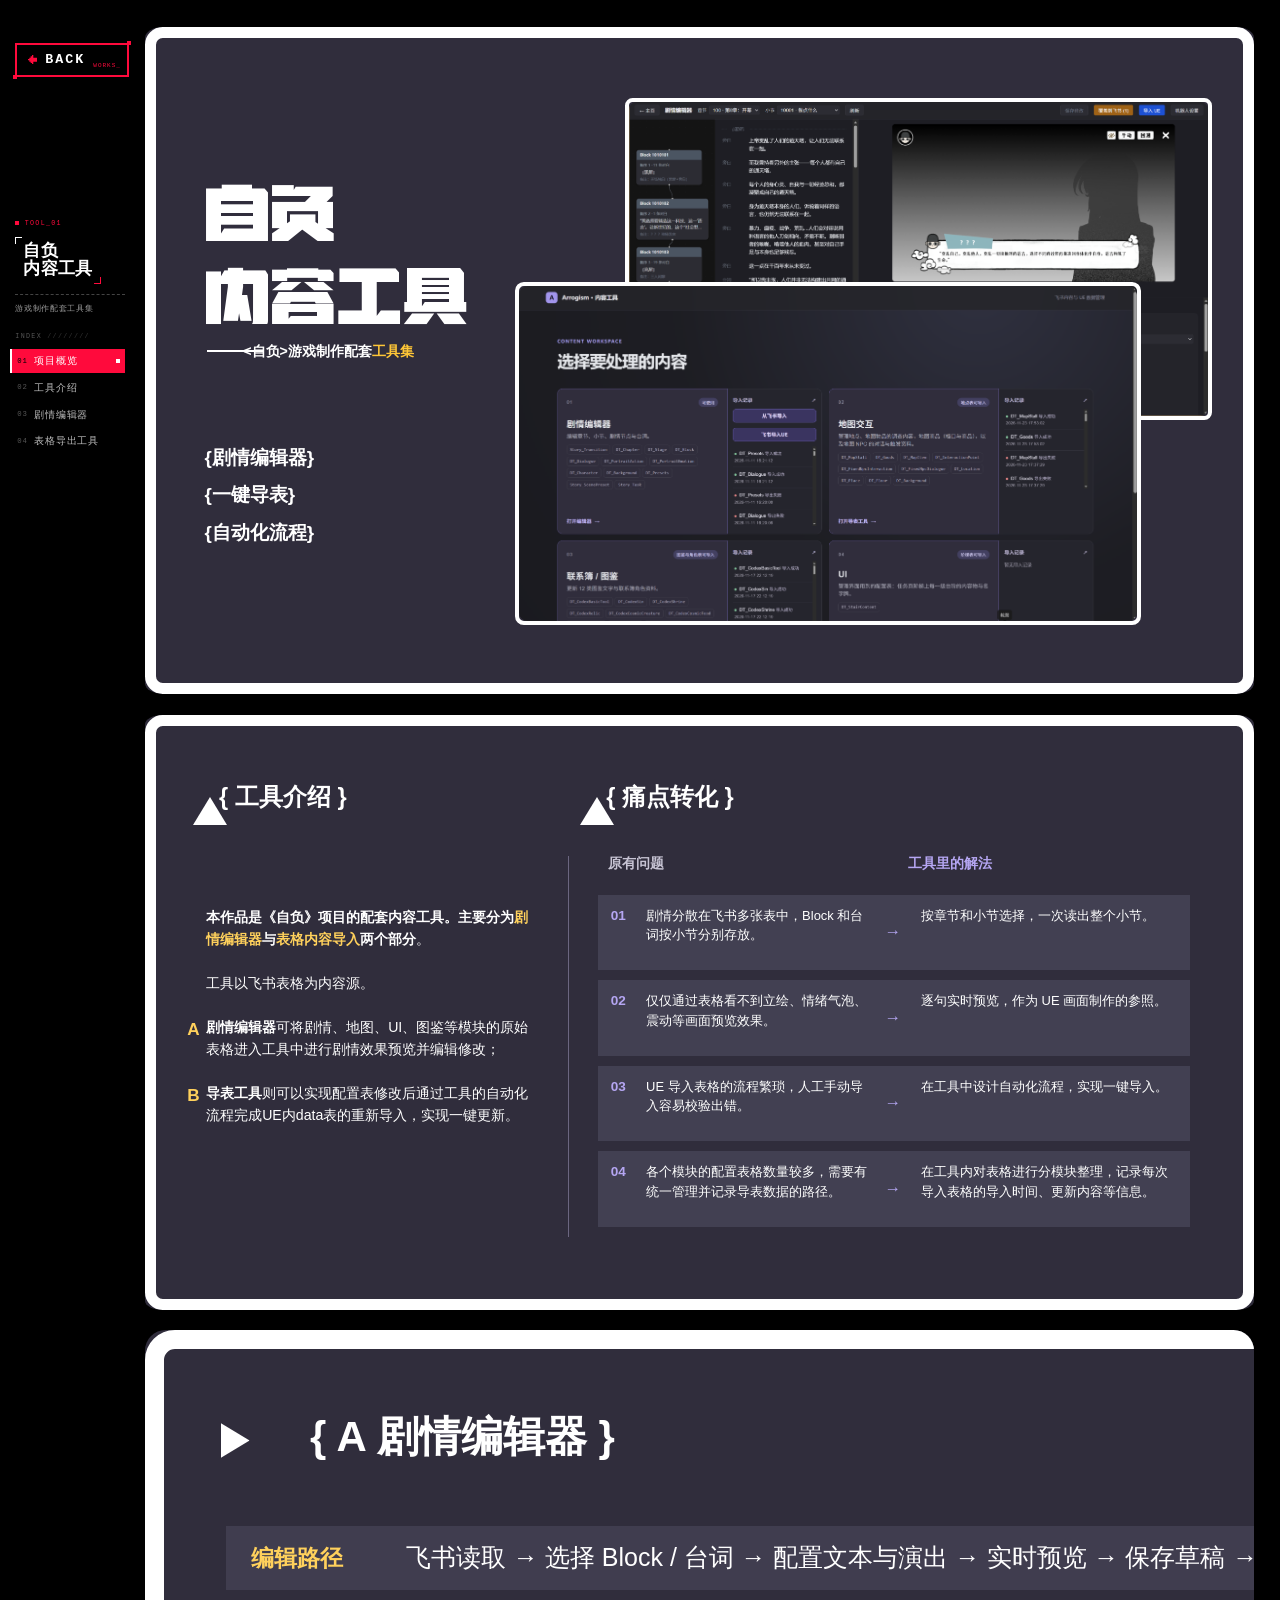
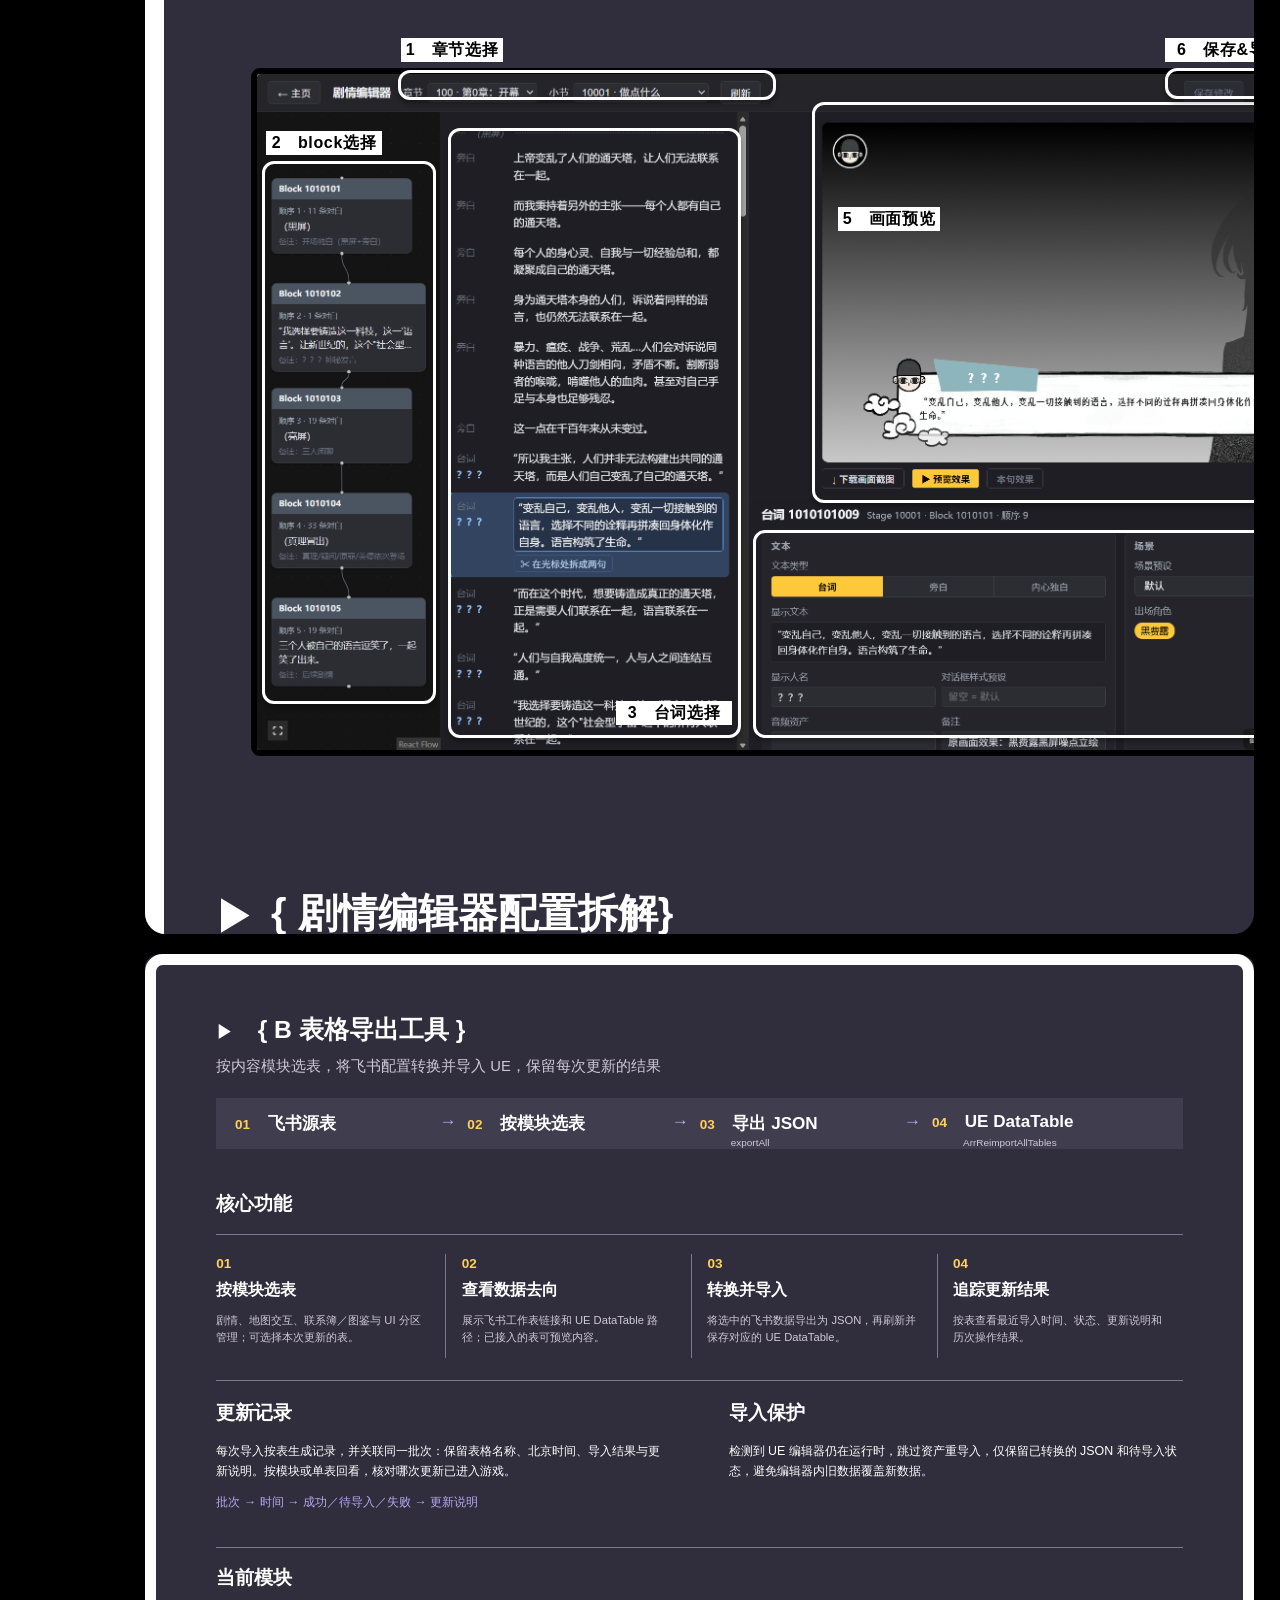
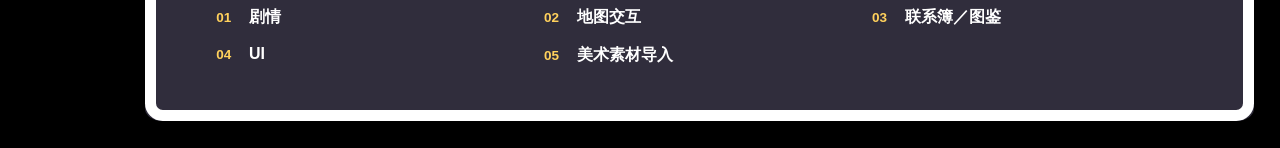
<file: arrogism-tools.html>
<!doctype html>
<html lang="zh-CN">
<head><meta charset="utf-8"><meta name="viewport" content="width=device-width,initial-scale=1"><title>自负内容工具 · Bae 作品集</title><link rel="stylesheet" href="./src/css/arrogism.css?v=back-fixcte-1"><link rel="stylesheet" href="./src/css/work.css?v=live-2"><link rel="stylesheet" href="./src/css/arrogism-tools.css"><link rel="preload" as="font" href="./assets/fonts/xuanhei-tools.woff2" type="font/woff2" crossorigin></head>
<body class="work">
<header><a class="back" href="./index.html#/home" aria-label="返回作品集"><i class="back__arrow" aria-hidden="true"></i><span class="back__txt" aria-hidden="true">BACK</span><span class="back__sub" aria-hidden="true">WORKS</span></a></header>
<aside aria-label="作品目录"><div class="project"><span class="project__tag" aria-hidden="true">TOOL_01</span><span class="project__frame"><span class="project__name">自负<br>内容工具</span></span><small>游戏制作配套工具集</small></div><nav aria-label="自负内容工具目录"><span class="nav__head" aria-hidden="true">INDEX</span><button data-target="overview" aria-current="true"><b aria-hidden="true">01</b><span class="nav__label">项目概览</span></button><button data-target="introduction"><b aria-hidden="true">02</b><span class="nav__label">工具介绍</span></button><button data-target="story-editor"><b aria-hidden="true">03</b><span class="nav__label">剧情编辑器</span></button><button data-target="table-export"><b aria-hidden="true">04</b><span class="nav__label">表格导出工具</span></button></nav></aside>
<main class="pages"><section class="page tools-intro" id="overview" data-anchor="项目概览" aria-labelledby="tools-title">
<div class="tools-canvas">
<h1 id="tools-title">自负<br>内容工具</h1>
<div class="tools-subtitle"><span class="tools-rule"><img src="./assets/Work/2-1/rule.svg" alt="" width="57" height="2"></span><p>&lt;自负&gt;游戏制作配套<span>工具集</span></p></div>
<ul class="tools-features"><li>{剧情编辑器}</li><li>{一键导表}</li><li>{自动化流程}</li></ul>
<div class="tools-shot tools-shot--editor"><div><img src="./assets/Work/2-1/editor.png" alt="自负剧情编辑器：剧情列表与游戏对话预览" fetchpriority="high"></div></div>
<div class="tools-shot tools-shot--workspace"><div><img src="./assets/Work/2-1/workspace.png" alt="自负内容工作台：剧情编辑器、地图交互、联系簿与图鉴、UI内容入口" fetchpriority="high"></div></div>
</div></section><section class="page tools-description" id="introduction" data-anchor="工具介绍" aria-label="工具介绍与痛点转化">
<div class="td-panel">
<section class="td-intro"><h2><span class="td-marker"><img src="./assets/Work/2-1/intro-marker.svg" alt=""></span>{ 工具介绍 }</h2>
<div class="td-copy"><p><strong>本作品是《自负》项目的配套内容工具。主要分为<em>剧情编辑器</em>与<em>表格内容导入</em>两个部分</strong>。</p><p>工具以飞书表格为内容源。</p><p class="td-part"><span>A</span><strong>剧情编辑器</strong>可将剧情、地图、UI、图鉴等模块的原始表格进入工具中进行剧情效果预览并编辑修改；</p><p class="td-part"><span>B</span><strong>导表工具</strong>则可以实现配置表修改后通过工具的自动化流程完成UE内data表的重新导入，实现一键更新。</p></div></section>
<section class="td-pains"><h2><span class="td-marker"><img src="./assets/Work/2-1/pain-marker.svg" alt=""></span>{ 痛点转化 }</h2><div class="td-comparison"><div class="td-columns"><span>原有问题</span><span>工具里的解法</span></div>
<ol class="td-rows">
<li><span class="td-number">01</span><p>剧情分散在飞书多张表中，Block 和台词按小节分别存放。</p><span class="td-arrow" aria-hidden="true">→</span><p>按章节和小节选择，一次读出整个小节。</p></li>
<li><span class="td-number">02</span><p>仅仅通过表格看不到立绘、情绪气泡、震动等画面预览效果。</p><span class="td-arrow" aria-hidden="true">→</span><p>逐句实时预览，作为 UE 画面制作的参照。</p></li>
<li><span class="td-number">03</span><p>UE 导入表格的流程繁琐，人工手动导入容易校验出错。</p><span class="td-arrow" aria-hidden="true">→</span><p>在工具中设计自动化流程，实现一键导入。</p></li>
<li><span class="td-number">04</span><p>各个模块的配置表格数量较多，需要有统一管理并记录导表数据的路径。</p><span class="td-arrow" aria-hidden="true">→</span><p>在工具内对表格进行分模块整理，记录每次导入表格的导入时间、更新内容等信息。</p></li>
</ol></div></section></div></section><section class="page editor-detail" id="story-editor" data-anchor="剧情编辑器" aria-label="剧情编辑器"><div class="editor-stage"><span class="cte-asset cte-triangle" style="left:73px;top:96px"><img src="./assets/Work/2-1/pain-marker.svg" alt=""></span>
<div class="cte-text cte-bold" style="left:165px;top:81px;width:600px;font-size:42px">{ A 剧情编辑器 }</div>
<div class="cte-path"><strong>编辑路径</strong><p>飞书读取 → 选择 Block / 台词 → 配置文本与演出 → 实时预览 → 保存草稿 → <b>覆盖回原表</b>OR<b>导入UE数据表</b></p></div><div class="cte-screenshot"><img class="zoom-src" src="./assets/Work/2-1/editor.png" alt="剧情编辑器界面：章节、Block、台词选择，演出配置、实时预览和保存导出"><button class="zoom-hit" type="button" aria-label="放大查看剧情编辑器界面"><span>点击放大</span></button></div>
<i class="cte-highlight" style="left:253px;top:340px;width:378px;height:30px" aria-hidden="true"></i>
<i class="cte-highlight" style="left:608px;top:800px;width:734px;height:208px" aria-hidden="true"></i>
<i class="cte-highlight" style="left:667px;top:372px;width:646px;height:401px" aria-hidden="true"></i>
<i class="cte-highlight" style="left:1020px;top:338px;width:340px;height:31px" aria-hidden="true"></i>
<i class="cte-highlight" style="left:117px;top:431px;width:174px;height:543px" aria-hidden="true"></i>
<i class="cte-highlight" style="left:303px;top:398px;width:293px;height:610px" aria-hidden="true"></i>
<div class="cte-text cte-label" style="left:256px;top:308px;width:102px;font-size:16px">1　章节选择</div>
<div class="cte-text cte-label" style="left:1232px;top:809px;width:102px;font-size:16px">4　编辑配置</div>
<div class="cte-text cte-label" style="left:693px;top:477px;width:102px;font-size:16px">5　画面预览</div>
<div class="cte-text cte-label" style="left:1020px;top:308px;width:129px;font-size:16px">6　保存&导出</div>
<div class="cte-text cte-label" style="left:121px;top:401px;width:116px;font-size:16px">2　block选择</div>
<div class="cte-text cte-label" style="left:471px;top:971px;width:116px;font-size:16px">3　台词选择</div>
<div class="cte-text cte-yellow cte-bold" style="left:1445px;top:480px;width:60px;font-size:23px">01</div>
<div class="cte-text cte-bold" style="left:1498px;top:478px;width:340px;font-size:26px">章节 Chapter</div>
<div class="cte-text cte-muted" style="left:1498px;top:515.69px;width:340px;font-size:20px">故事顺序与解锁关系</div>
<div class="cte-text cte-yellow cte-bold" style="left:1445px;top:560.65px;width:60px;font-size:23px">02</div>
<div class="cte-text cte-bold" style="left:1498px;top:558.65px;width:340px;font-size:26px">小节 Stage</div>
<div class="cte-text cte-muted" style="left:1498px;top:596.3399999999999px;width:340px;font-size:20px">地图承接与剧情入口</div>
<div class="cte-text cte-yellow cte-bold" style="left:1445px;top:641.31px;width:60px;font-size:23px">03</div>
<div class="cte-text cte-bold" style="left:1498px;top:639.31px;width:340px;font-size:26px">段落 Block</div>
<div class="cte-text cte-muted" style="left:1498px;top:677px;width:340px;font-size:20px">推进路径与节点连线</div>
<div class="cte-text cte-yellow cte-bold" style="left:1445px;top:721.96px;width:60px;font-size:23px">04</div>
<div class="cte-text cte-bold" style="left:1498px;top:719.96px;width:340px;font-size:26px">台词 Dialogue</div>
<div class="cte-text cte-muted" style="left:1498px;top:757.6500000000001px;width:340px;font-size:20px">文本、立绘与演出配置</div>
<div class="cte-text cte-yellow cte-bold" style="left:1445px;top:799px;width:60px;font-size:23px">05</div>
<div class="cte-text cte-bold" style="left:1498px;top:797px;width:340px;font-size:26px">特殊行 Cue</div>
<div class="cte-text cte-muted" style="left:1498px;top:834.69px;width:340px;font-size:20px">任务、提示文字、转场</div>
<span class="cte-asset cte-triangle" style="left:73px;top:1171px"><img src="./assets/Work/2-1/intro-marker.svg" alt=""></span>
<div class="cte-text cte-bold" style="left:126px;top:1158px;width:650px;font-size:40px">{ 剧情编辑器配置拆解}</div>
<div class="cte-text cte-yellow cte-bold" style="left:126px;top:1282px;width:50px;font-size:24px">01</div>
<div class="cte-text cte-bold" style="left:179px;top:1276px;width:407px;font-size:29px">流程 / Block</div>
<i class="cte-divider" style="left:126px;top:1318px;width:460px"></i>
<div class="cte-text cte-yellow cte-bold" style="left:657px;top:1282px;width:50px;font-size:24px">02</div>
<div class="cte-text cte-bold" style="left:710px;top:1276px;width:459px;font-size:29px">文本 / Dialogue</div>
<i class="cte-divider" style="left:657px;top:1318px;width:512px"></i>
<div class="cte-text cte-yellow cte-bold" style="left:1250px;top:1282px;width:50px;font-size:24px">03</div>
<div class="cte-text cte-bold" style="left:1303px;top:1276px;width:453px;font-size:29px">Cue</div>
<i class="cte-divider" style="left:1250px;top:1318px;width:506px"></i>
<div class="cte-text " style="left:126px;top:1331px;width:469px;font-size:20px">每一节stage的大段文字会被拆分成多个block层级，<b>每个 Block 负责一段相对完整的情境或节奏</b>，通常地点切换、任务穿插等可作为拆分block的依据。</div>
<div class="cte-text " style="left:657px;top:1331px;width:521px;font-size:20px">台词／旁白／内心独白都算作dialogue层级，dialogue需要区分以上几种文本形式，以匹配不同的画面显示方式。dialogue承载内容较多，主要有以下内容：</div>
<div class="cte-text " style="left:1250px;top:1331px;width:492px;font-size:20px">Cue是夹在台词文本中的特殊行，不作为普通对白播放，非台词、旁白之类的非正式文本被归类为Cue。Cue主要作为提示文字或用于配置正文中穿插的特殊内容。</div>
<div class="cte-text " style="left:1250px;top:1438px;width:492px;font-size:20px">Cue的具体用途用三种：<ol><li><b>提示文字</b>：记录策划提醒或段落说明，帮助配置和检查剧情，不显示给玩家。</li><li>当剧情需要暂时交还玩家操作，例如前往另一处场景或与角色互动，就在对应 Cue 行关联任务。任务可配置类型、触发对象或区域、目标 Block，以及画面中的任务提示；完成后再接续剧情。</li><li><b>转场</b>：当两句文本之间需要特殊过渡，可以在 Cue 行选择转场预设，让转场发生在指定位置。</li></ol></div>
<span class="cte-asset cte-triangle" style="left:103px;top:1444px"><img src="./assets/Work/2-1/marker-small.svg" alt=""></span>
<div class="cte-text cte-bold" style="left:126px;top:1439px;width:328px;font-size:23px">可修改内容</div>
<span class="cte-asset cte-triangle" style="left:634px;top:1459px"><img src="./assets/Work/2-1/marker-small.svg" alt=""></span>
<div class="cte-text cte-bold" style="left:657px;top:1454px;width:328px;font-size:23px">可修改内容</div>
<span class="cte-asset cte-triangle" style="left:1230px;top:1736px"><img src="./assets/Work/2-1/cue-marker.svg" alt=""></span>
<div class="cte-text cte-bold" style="left:1253px;top:1731px;width:328px;font-size:23px">可修改内容</div>
<div class="cte-text cte-tag" style="left:126px;top:1480px;width:143px;font-size:23px">地点</div>
<div class="cte-text cte-tag" style="left:290px;top:1480px;width:153.113px;font-size:23px">起始台词 ID</div>
<div class="cte-text cte-tag" style="left:126px;top:1524px;width:142.805px;font-size:23px">block排序</div>
<div class="cte-text cte-tag" style="left:290px;top:1524px;width:175px;font-size:23px">背景音乐 BGM</div>
<div class="cte-text cte-tag" style="left:662px;top:1502px;width:143px;font-size:23px">文本</div>
<div class="cte-text cte-tag" style="left:662px;top:1579px;width:143px;font-size:23px">场景</div>
<div class="cte-text cte-tag" style="left:662px;top:1659px;width:143px;font-size:23px">立绘角色</div>
<div class="cte-text cte-tag" style="left:662px;top:1720px;width:143px;font-size:23px">立绘位置</div>
<div class="cte-text cte-tag" style="left:662px;top:1787px;width:143px;font-size:23px">画面内容</div>
<span class="cte-asset " style="left:820px;top:1498px"><img src="./assets/Work/2-1/dialogue-branch.svg" alt=""></span>
<span class="cte-asset " style="left:820px;top:1573px"><img src="./assets/Work/2-1/scene-branch.svg" alt=""></span>
<span class="cte-asset " style="left:820px;top:1655px"><img src="./assets/Work/2-1/dialogue-branch.svg" alt=""></span>
<span class="cte-asset " style="left:820px;top:1738px"><img src="./assets/Work/2-1/position-line.svg" alt=""></span>
<span class="cte-asset " style="left:820px;top:1784px"><img src="./assets/Work/2-1/effects-branch.svg" alt=""></span>
<span class="cte-asset cte-flip" style="left:1039px;top:1784px"><img src="./assets/Work/2-1/effects-bracket.svg" alt=""></span>
<div class="cte-text " style="left:922px;top:1485px;width:257px;font-size:16px">文本类型（台词／旁白／内心独白）</div>
<div class="cte-text " style="left:922px;top:1511px;width:245px;font-size:16px">旁白形式（黑屏旁白／普通旁白）</div>
<div class="cte-text " style="left:921px;top:1536px;width:246px;font-size:16px">修改文本（显示文本／显示人名）</div>
<div class="cte-text " style="left:930px;top:1562px;width:220px;font-size:16px">选择出镜骨骼角色</div>
<div class="cte-text " style="left:930px;top:1608px;width:200px;font-size:16px">选择镜头id</div>
<div class="cte-text cte-muted" style="left:662px;top:1619px;width:271px;font-size:16px">在 Block 地点下选择具体场景镜头</div>
<div class="cte-text " style="left:926px;top:1643px;width:240px;font-size:16px">选择角色id</div>
<div class="cte-text " style="left:926px;top:1666px;width:240px;font-size:16px">→选择可选立绘动作</div>
<div class="cte-text " style="left:926px;top:1689px;width:240px;font-size:16px">→选择可选立绘表情</div>
<div class="cte-text " style="left:928px;top:1726px;width:153px;font-size:16px">居左／居右</div>
<div class="cte-text " style="left:929px;top:1767px;width:150px;font-size:16px">对话框</div>
<div class="cte-text " style="left:929px;top:1795px;width:121px;font-size:16px">情绪气泡</div>
<div class="cte-text " style="left:929px;top:1823px;width:71px;font-size:16px">震动</div>
<div class="cte-text " style="left:929px;top:1847px;width:110px;font-size:16px">立绘特殊处理</div>
<div class="cte-text cte-muted" style="left:664px;top:1832px;width:271px;font-size:16px">储存多类画面效果预设<br>以预设id的形式统一配置<br>（可多选）</div>
<div class="cte-text " style="left:1062px;top:1798px;width:65px;font-size:16px">出现时机</div>
<div class="cte-text " style="left:1062px;top:1820px;width:73px;font-size:16px">效果参数</div>
<div class="cte-text cte-muted" style="left:1429px;top:1827px;width:271px;font-size:16px">通过task_id配置，由task模块承接</div>
<div class="cte-text cte-muted" style="left:1429px;top:1914px;width:181px;font-size:16px">转场（选择转场预设）</div>
<div class="cte-text cte-tag" style="left:1253px;top:1779px;width:163px;font-size:23px">选择Cue 类型</div>
<div class="cte-text cte-tag" style="left:1296px;top:1822px;width:120px;font-size:23px">任务</div>
<div class="cte-text cte-tag" style="left:1296px;top:1865px;width:120px;font-size:23px">提示文字</div>
<div class="cte-text cte-tag" style="left:1296px;top:1907px;width:120px;font-size:23px">转场</div>
<span class="cte-asset " style="left:1273px;top:1841px"><img src="./assets/Work/2-1/cue-branch.svg" alt=""></span></div></section>
<section class="page export-page" id="table-export" data-anchor="表格导出工具" aria-labelledby="export-title"><div class="export-panel">
<h2 id="export-title">{ B 表格导出工具 }</h2><p class="export-lead">按内容模块选表，将飞书配置转换并导入 UE，保留每次更新的结果</p>
<ol class="export-flow"><li><b>01</b><strong>飞书源表</strong></li><li><b>02</b><strong>按模块选表</strong></li><li><b>03</b><strong>导出 JSON</strong><small>exportAll</small></li><li><b>04</b><strong>UE DataTable</strong><small>ArrReimportAllTables</small></li></ol>
<h3>核心功能</h3><ol class="export-features"><li><b>01</b><strong>按模块选表</strong><p>剧情、地图交互、联系簿／图鉴与 UI 分区管理；可选择本次更新的表。</p></li><li><b>02</b><strong>查看数据去向</strong><p>展示飞书工作表链接和 UE DataTable 路径；已接入的表可预览内容。</p></li><li><b>03</b><strong>转换并导入</strong><p>将选中的飞书数据导出为 JSON，再刷新并保存对应的 UE DataTable。</p></li><li><b>04</b><strong>追踪更新结果</strong><p>按表查看最近导入时间、状态、更新说明和历次操作结果。</p></li></ol>
<div class="export-records"><section><h3>更新记录</h3><p>每次导入按表生成记录，并关联同一批次：保留表格名称、北京时间、导入结果与更新说明。按模块或单表回看，核对哪次更新已进入游戏。</p><p class="export-trail">批次 → 时间 → 成功／待导入／失败 → 更新说明</p></section><section><h3>导入保护</h3><p>检测到 UE 编辑器仍在运行时，跳过资产重导入，仅保留已转换的 JSON 和待导入状态，避免编辑器内旧数据覆盖新数据。</p></section></div>
<h3>当前模块</h3><ol class="export-modules"><li><b>01</b>剧情</li><li><b>02</b>地图交互</li><li><b>03</b>联系簿／图鉴</li><li><b>04</b>UI</li><li><b>05</b>美术素材导入</li></ol>
</div></section>
</main><script src="./src/js/work.js?v=swap-1"></script>
</body></html>
</file>
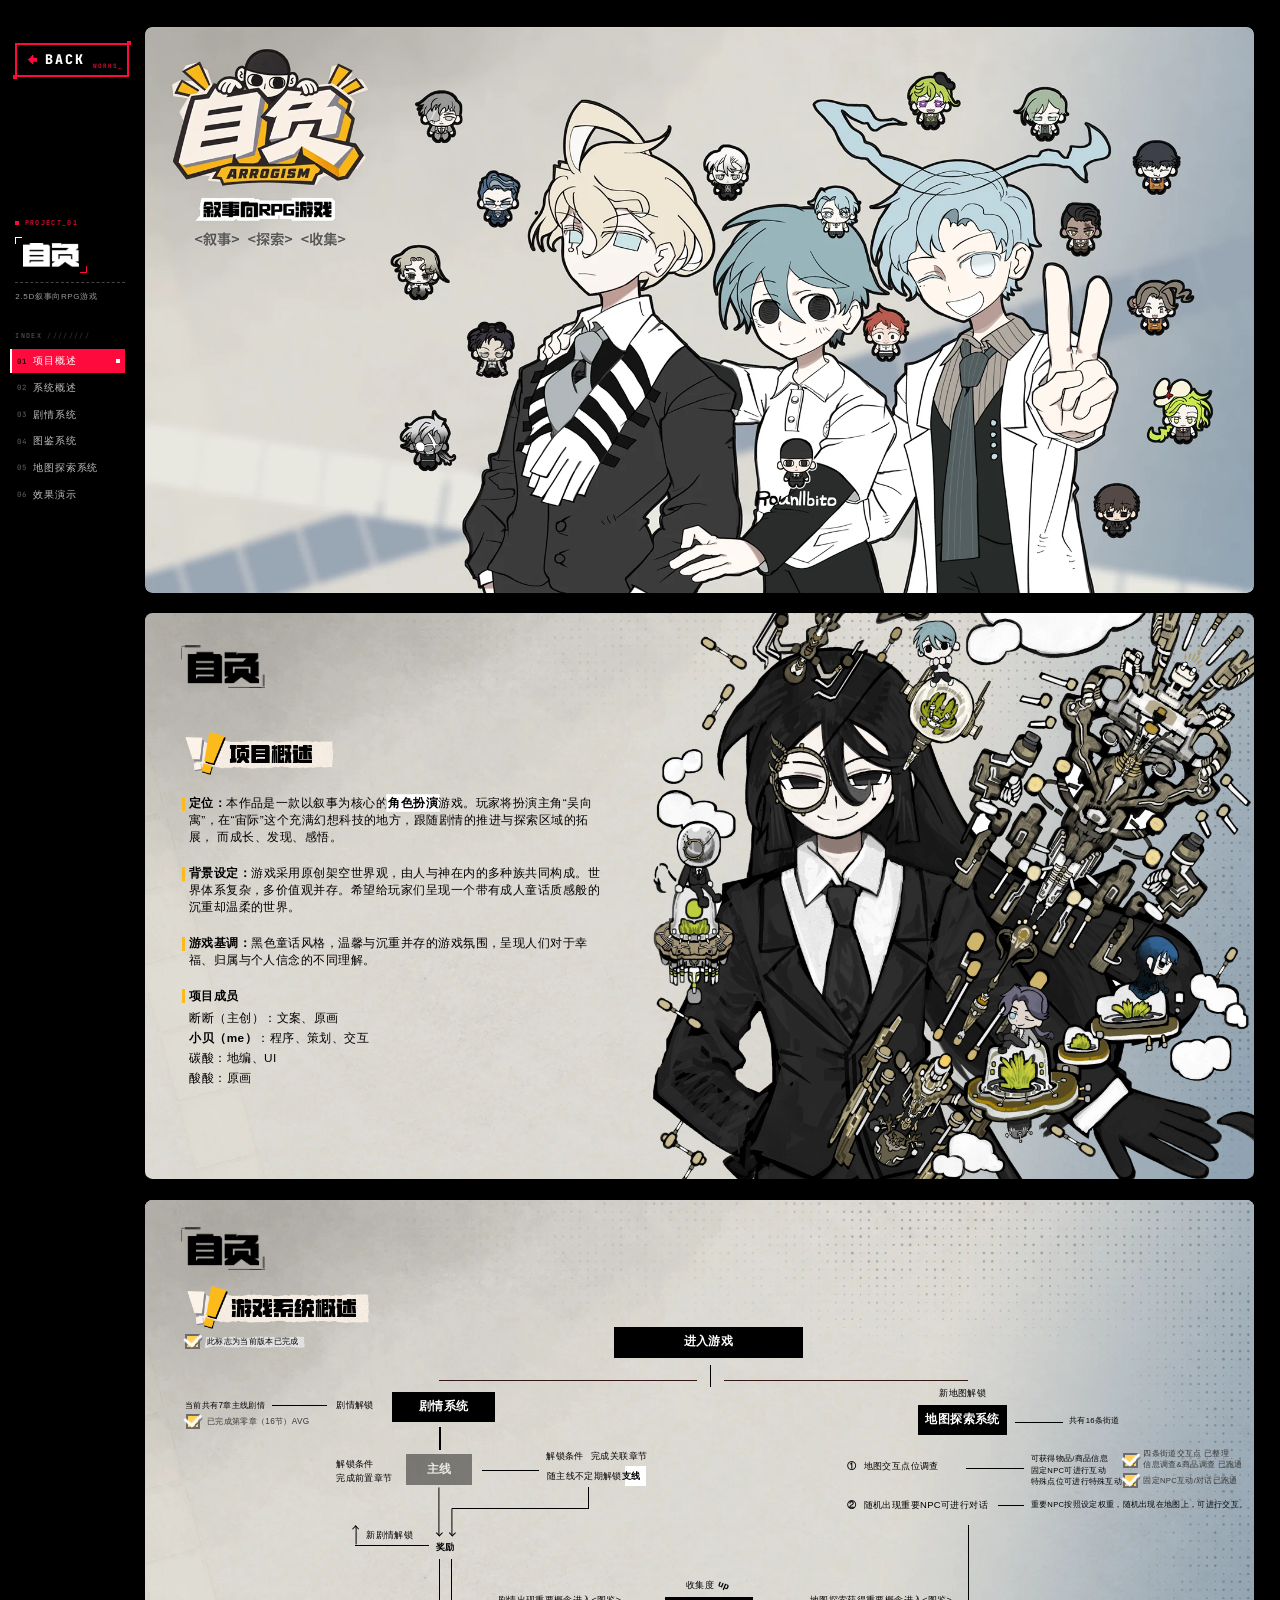
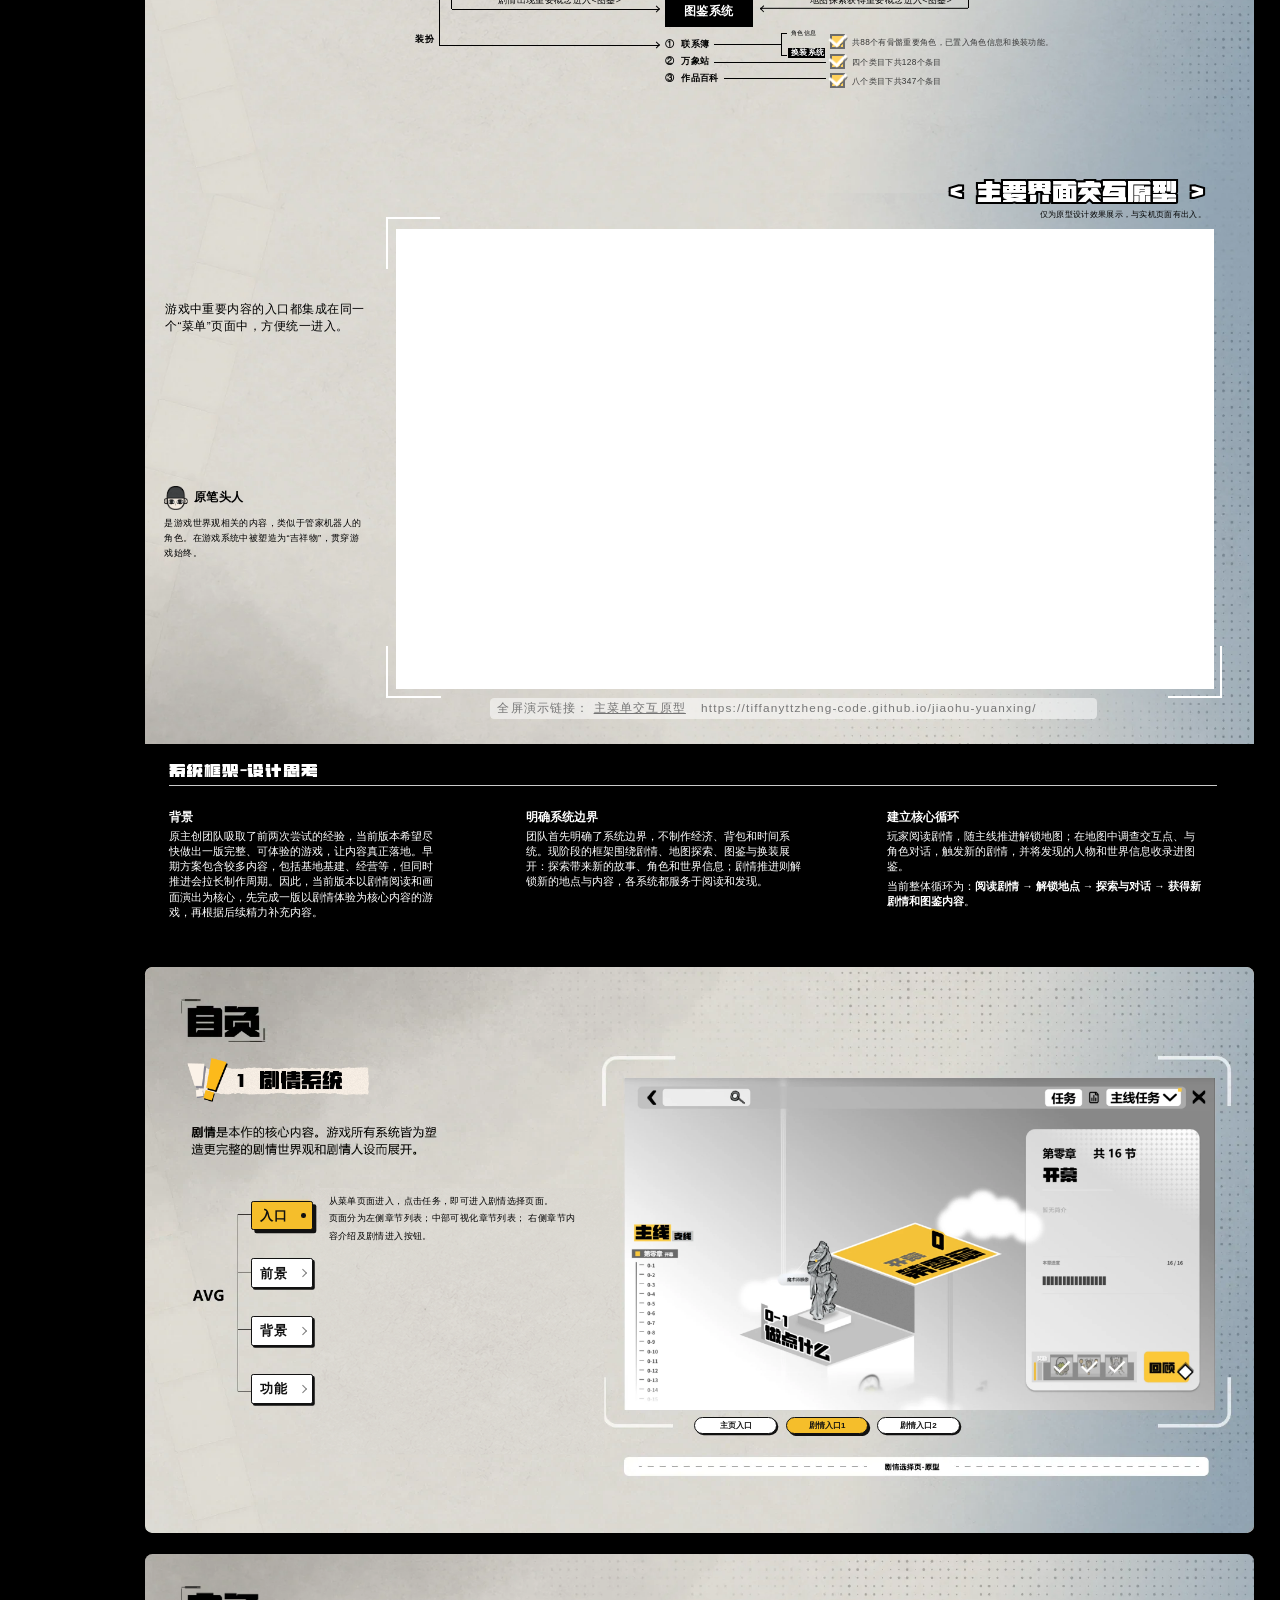
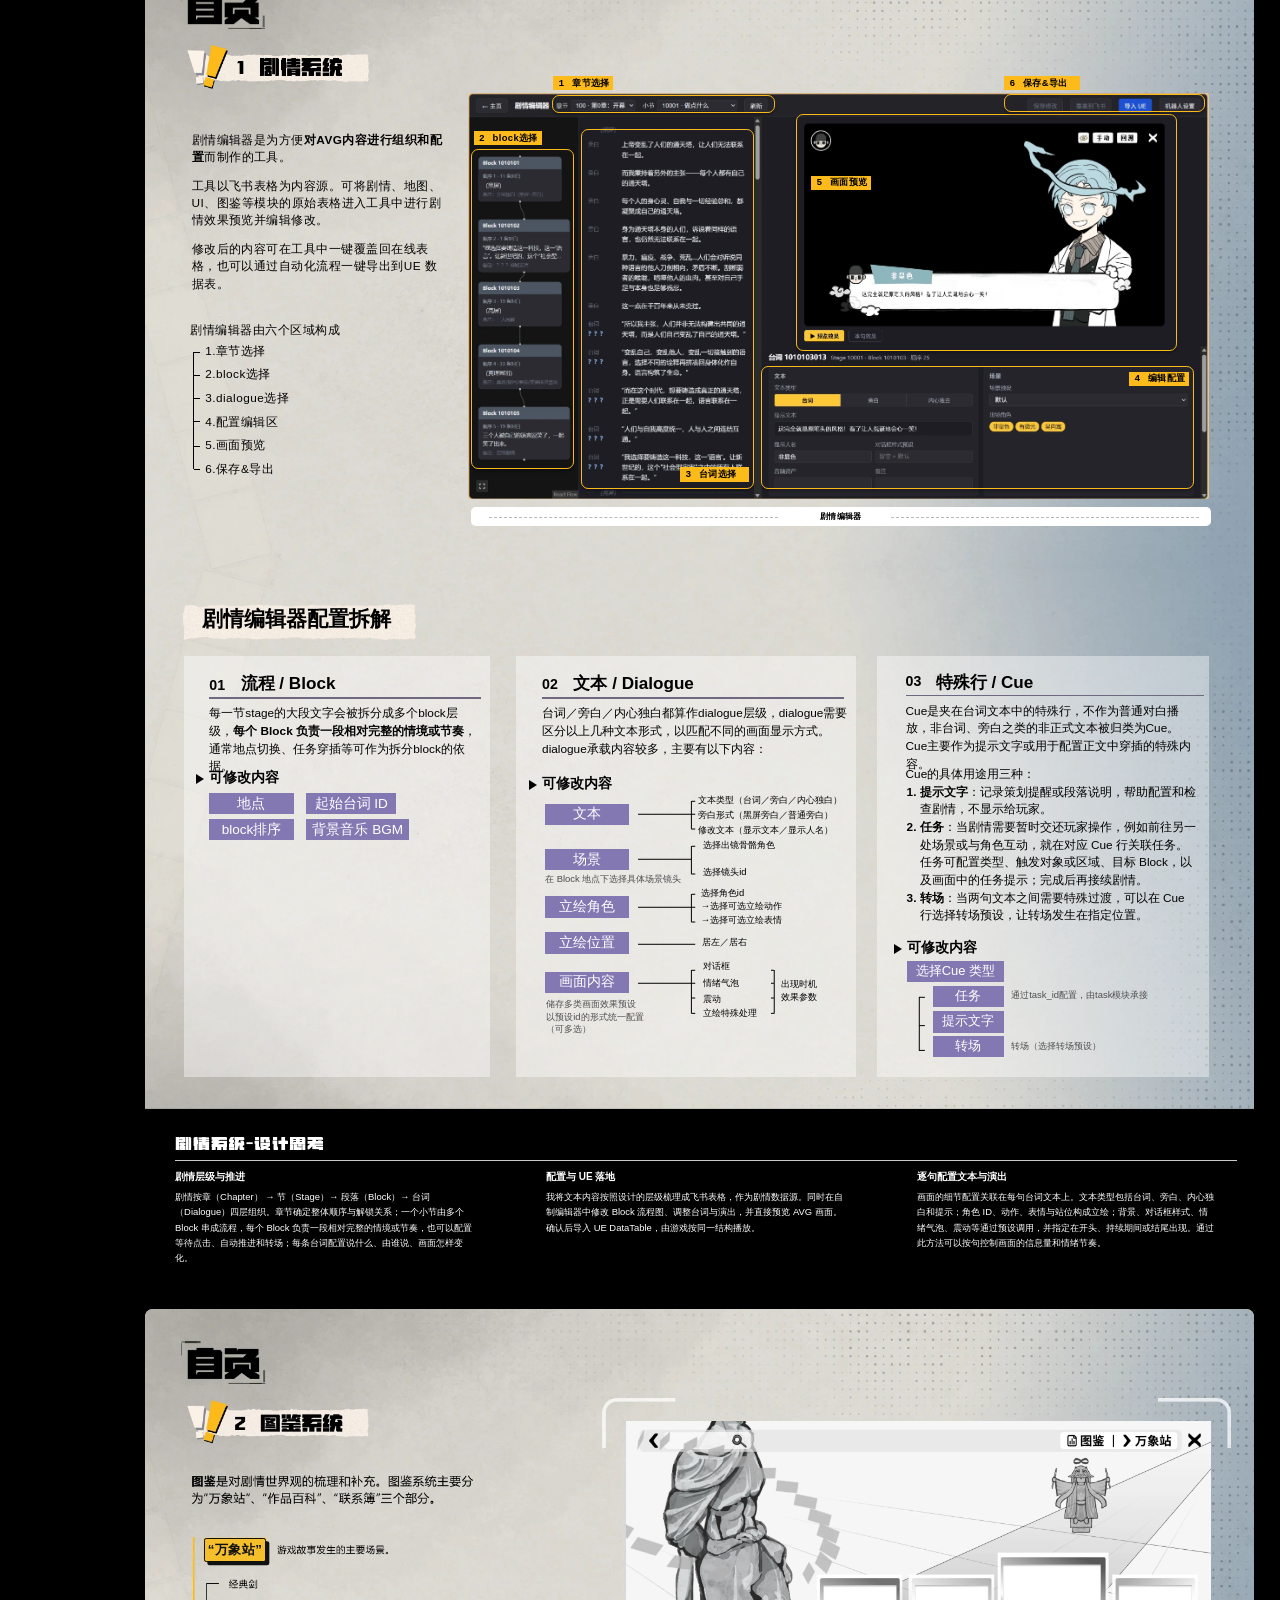
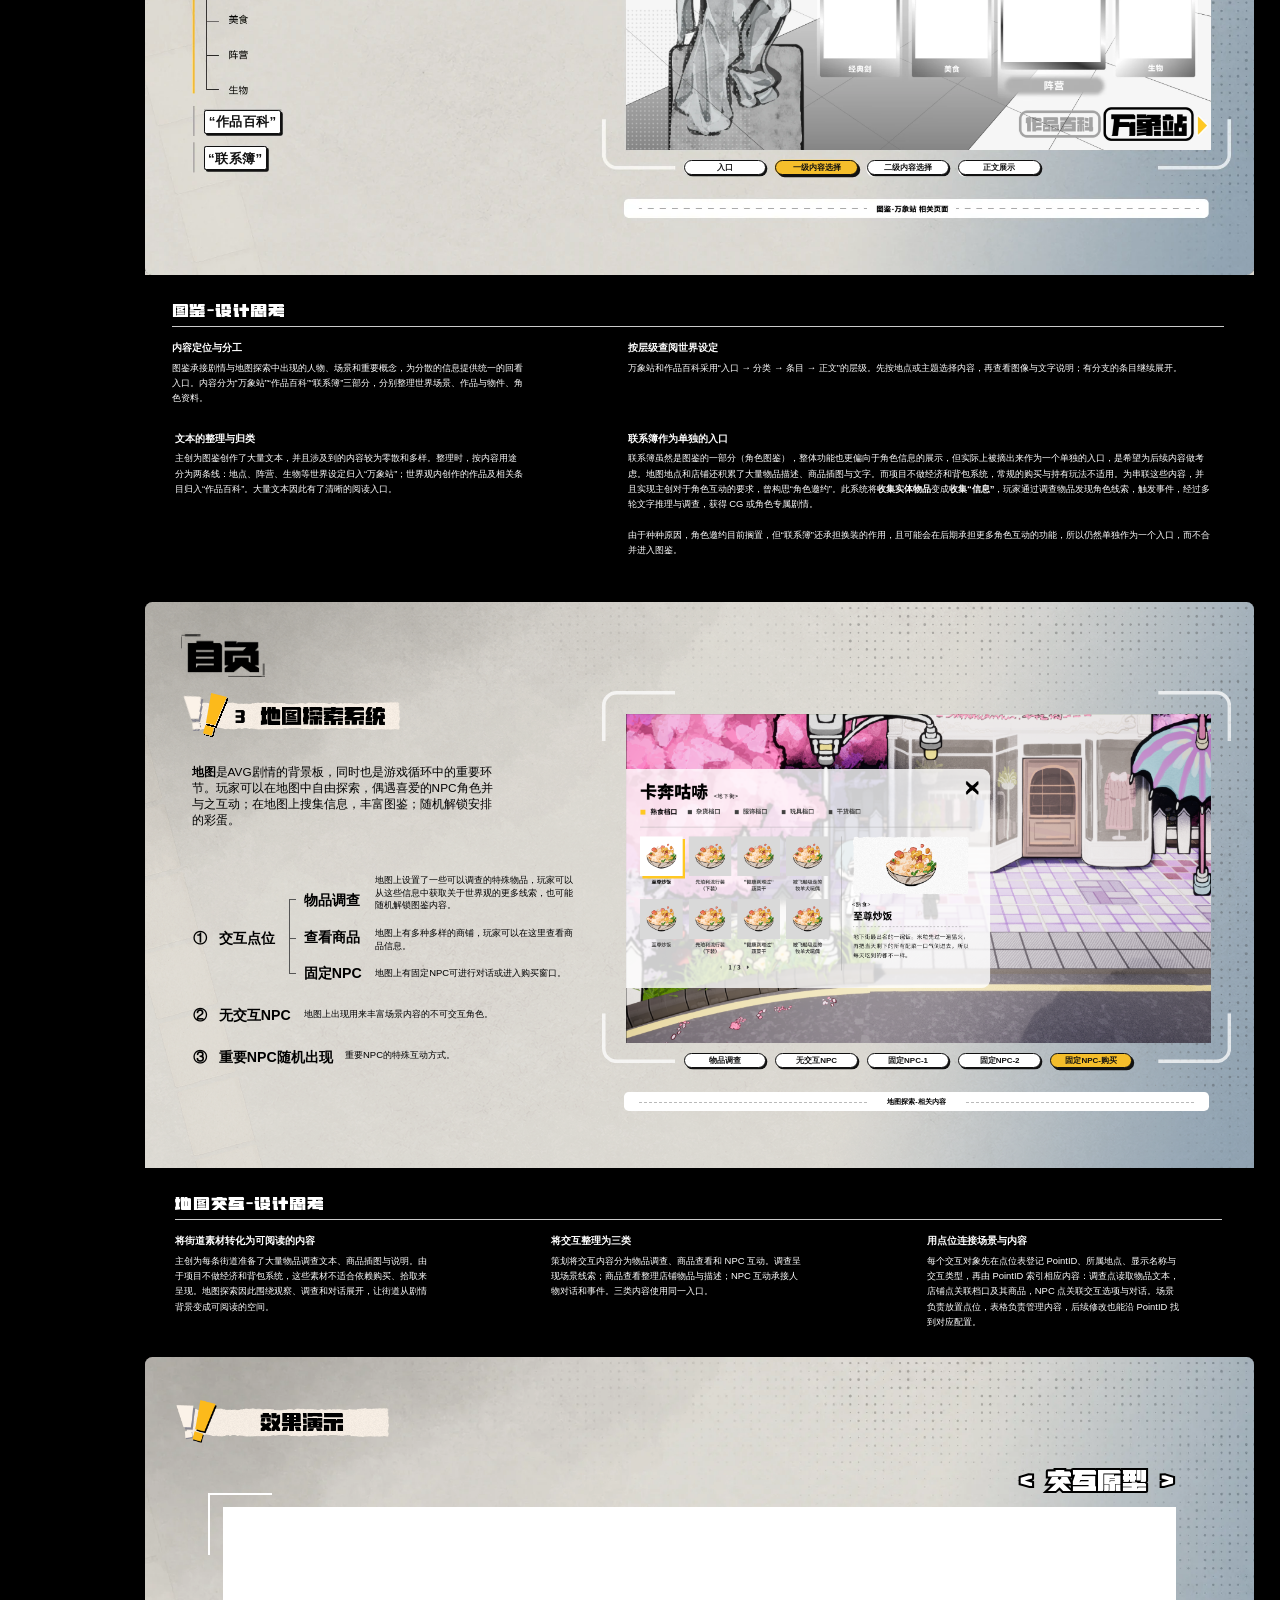
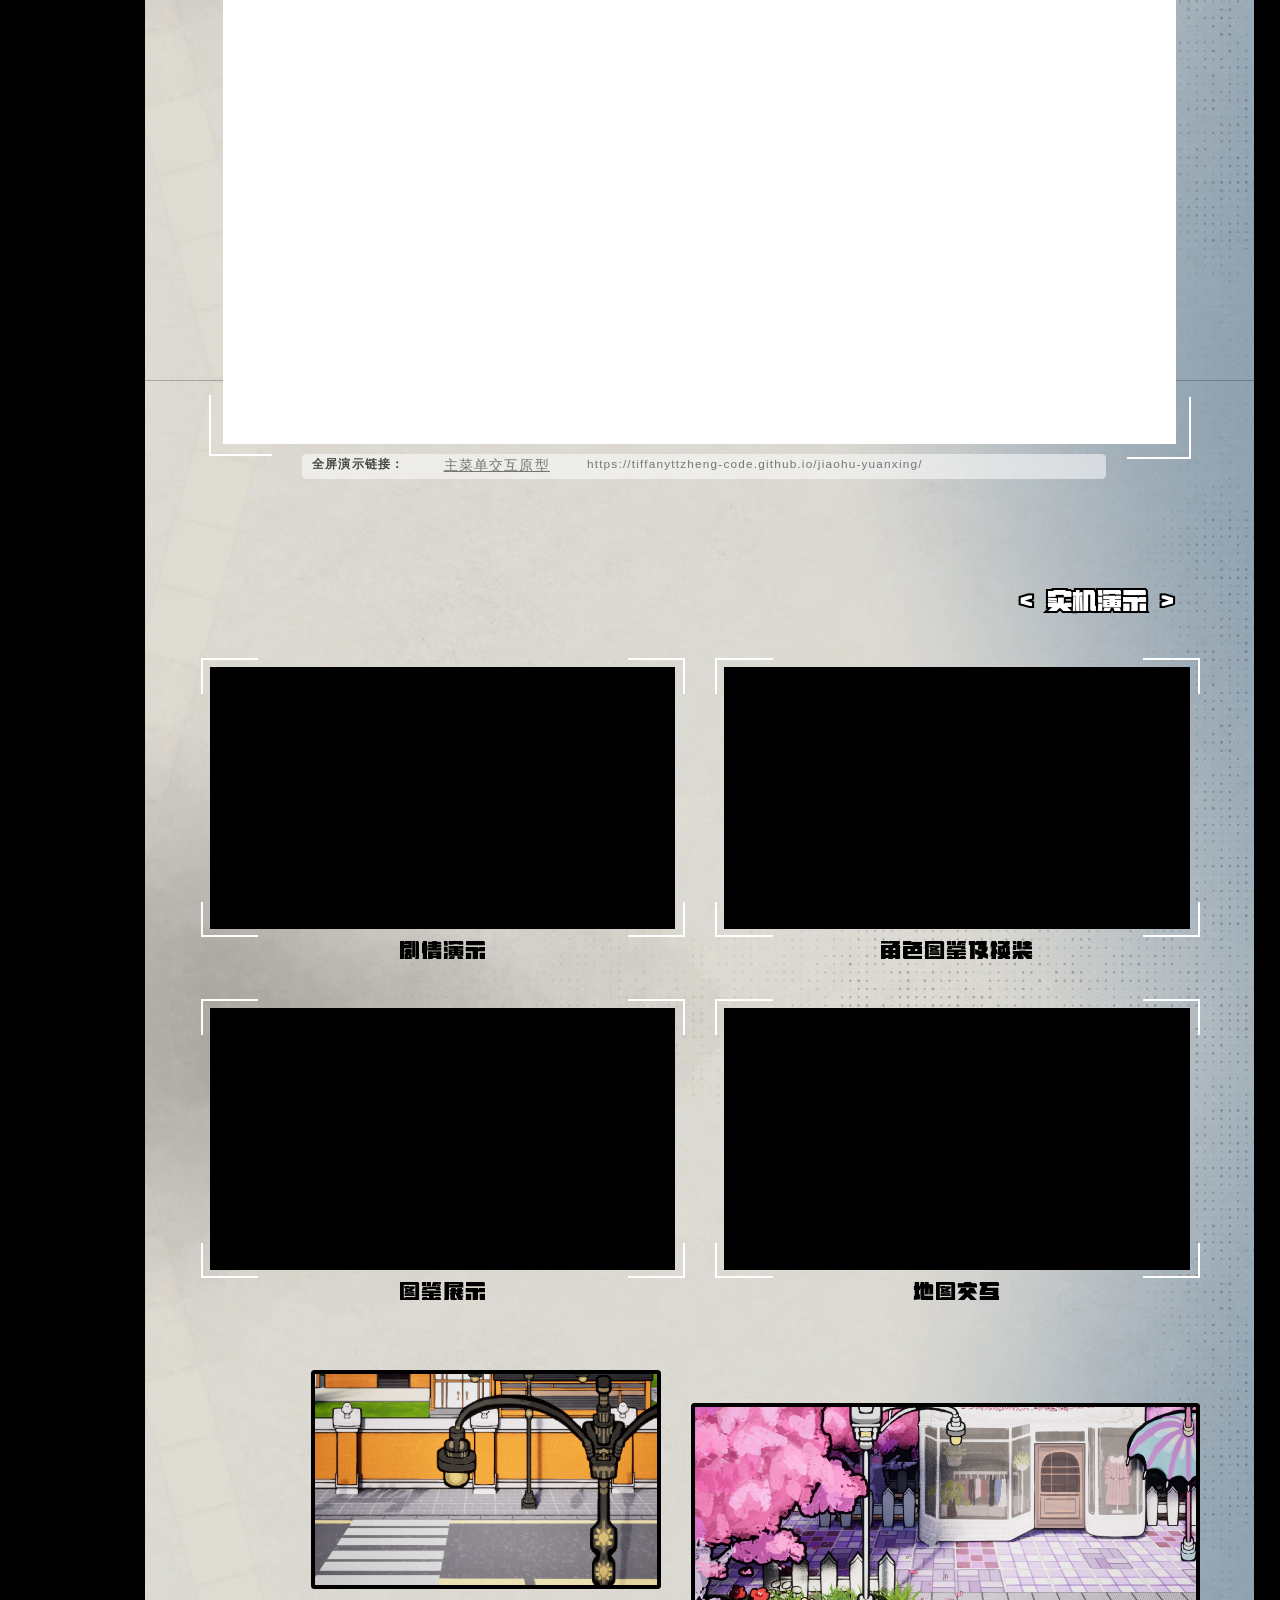
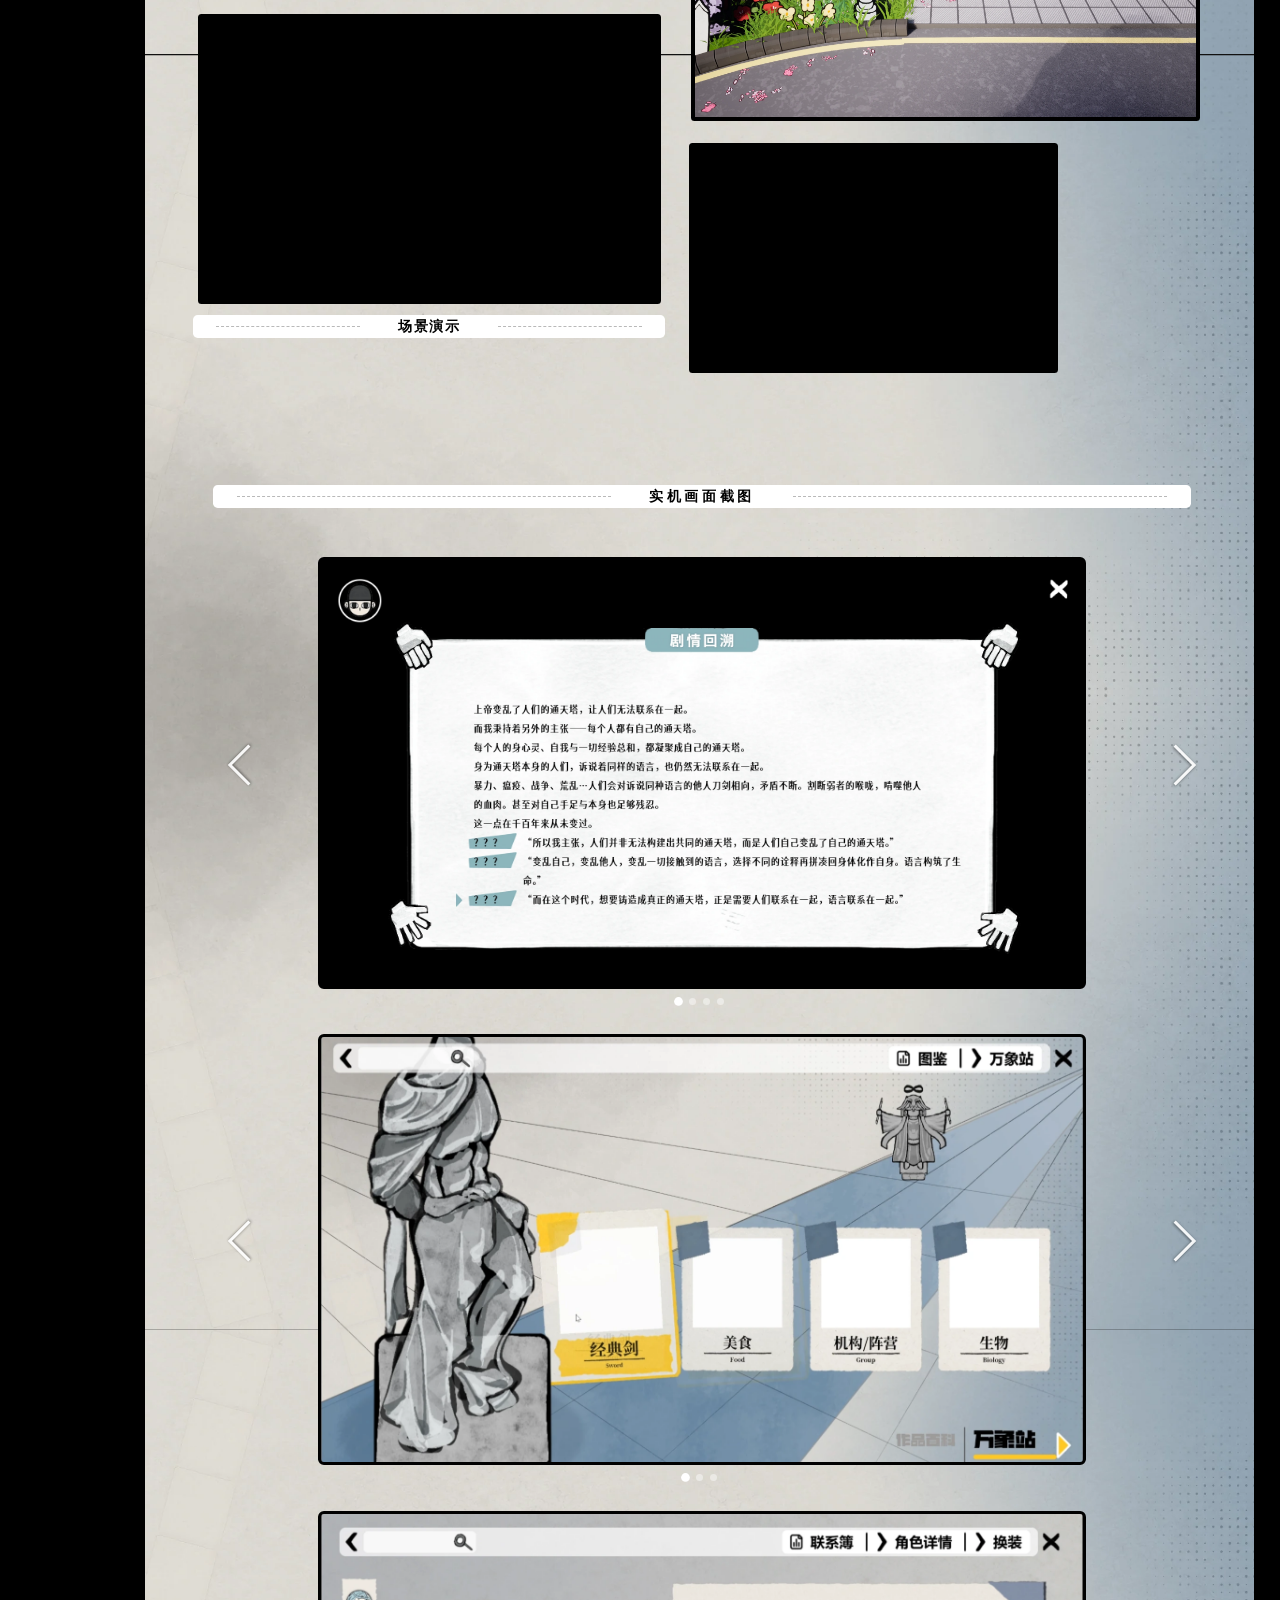
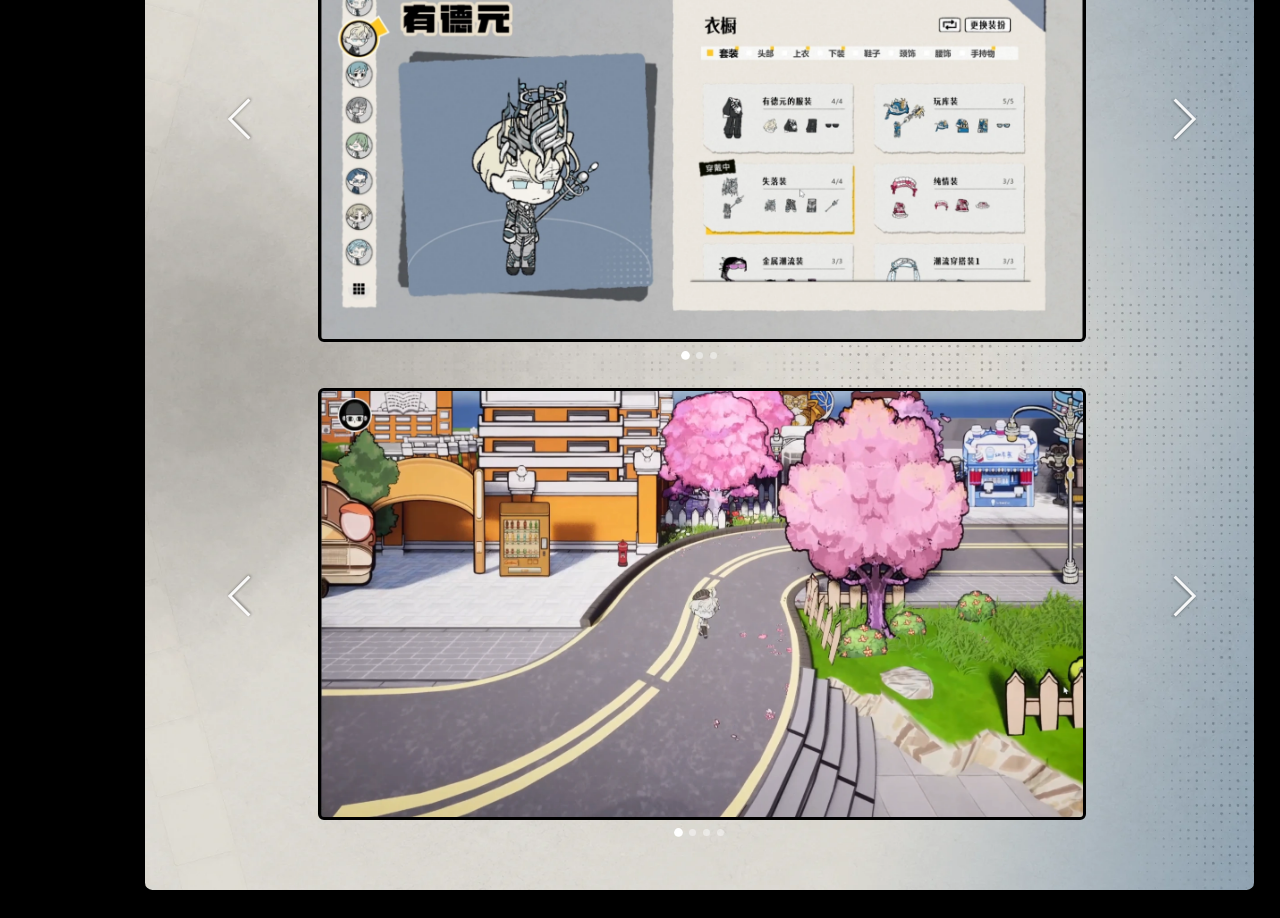
<file: arrogism.html>
<!doctype html>
<html lang="zh-CN"><head><meta charset="utf-8"><meta name="viewport" content="width=device-width,initial-scale=1"><title>自负 ARROGISM · Bae 作品集</title><link rel="preload" as="image" href="./assets/Work/1-1/web/1.webp?v=1"><link rel="preconnect" href="https://fonts.googleapis.com"><link rel="preconnect" href="https://fonts.gstatic.com" crossorigin><link rel="stylesheet" href="https://fonts.googleapis.com/css2?family=JetBrains+Mono:wght@500;700;800&display=swap"><link rel="stylesheet" href="./src/css/arrogism.css?v=back-fixed-1"><link rel="stylesheet" href="./src/css/work.css?v=ed-2"></head>
<body><header><a class="back" href="./index.html#/home" aria-label="返回作品集"><i class="back__arrow" aria-hidden="true"></i><span class="back__txt" aria-hidden="true">BACK</span><span class="back__sub" aria-hidden="true">WORKS</span></a></header>
<aside aria-label="作品目录"><div class="project"><span class="project__tag" aria-hidden="true">PROJECT_01</span><span class="project__frame"><img class="project__title" src="./assets/arrogism/title-arrogism.png" alt="自负"></span><small>2.5D叙事向RPG游戏</small></div>
<nav aria-label="自负内容"><span class="nav__head" aria-hidden="true">INDEX</span><button data-target="p2" aria-current="true"><b aria-hidden="true">01</b><span class="nav__label">项目概述</span></button><button data-target="p3"><b aria-hidden="true">02</b><span class="nav__label">系统概述</span></button><button data-target="p4"><b aria-hidden="true">03</b><span class="nav__label">剧情系统</span></button><button data-target="p6"><b aria-hidden="true">04</b><span class="nav__label">图鉴系统</span></button><button data-target="p7"><b aria-hidden="true">05</b><span class="nav__label">地图探索系统</span></button><button data-target="p8"><b aria-hidden="true">06</b><span class="nav__label">效果演示</span></button></nav>
</aside>
<main class="pages">
<section class="page"><img src="./assets/Work/1-1/web/1.webp?v=1" width="1880" height="959" alt="自负 第1页" loading="eager" fetchpriority="high" decoding="async"></section>
<section class="page p2" id="p2" data-anchor="项目概述"><div class="p2-stage"><i class="pp" style="--x:-20;--y:-21" aria-hidden="true"></i><img class="p2-art" src="./assets/Work/1-1/p2/art.webp?v=1" width="1025" height="960" alt="自负 主角「吴向寓」原画立绘" loading="lazy" decoding="async"><img class="p2-title" src="./assets/Work/1-1/common/title.png?v=1" width="800" height="410" alt="自负"><div class="sx-tab is-active p2-tabx" role="heading" aria-level="2"><img class="sx-tab__icon" src="./assets/Work/1-1/systab/icon.png?v=1" alt=""><img class="sx-tab__paper sx-tab__paper--big" src="./assets/arrogism/menu.png" alt=""><span class="sx-tab__label">项目概述</span></div><i class="p2-dot p2-dot--1" aria-hidden="true"></i><p class="p2-txt p2-txt--a"><b>定位：</b>本作品是一款以叙事为核心的<b class="p2-hl">角色扮演</b>游戏。玩家将扮演主角“吴向寓”，在“宙际”这个充满幻想科技的地方，跟随剧情的推进与探索区域的拓展， 而成长、发现、感悟。</p><i class="p2-dot p2-dot--2" aria-hidden="true"></i><p class="p2-txt p2-txt--b"><b>背景设定：</b>游戏采用原创架空世界观，由人与神在内的多种族共同构成。世界体系复杂，多价值观并存。希望给玩家们呈现一个带有成人童话质感般的沉重却温柔的世界。</p><i class="p2-dot p2-dot--3" aria-hidden="true"></i><p class="p2-txt p2-txt--c"><b>游戏基调：</b>黑色童话风格，温馨与沉重并存的游戏氛围，呈现人们对于幸福、归属与个人信念的不同理解。</p><i class="p2-dot p2-dot--4" aria-hidden="true"></i><div class="p2-crew"><h3>项目成员</h3><p>断断（主创）：文案、原画</p><p><b>小贝（me）</b>：程序、策划、交互</p><p>碳酸：地编、UI</p><p>酸酸：原画</p></div></div></section>
<section class="page systab" id="p3" data-anchor="系统概述"><div class="sx-page" data-sx role="img" aria-label="游戏系统概述：进入游戏后分为剧情系统与地图探索系统，两者产出的重要概念汇入图鉴系统；下方为主要界面交互原型"><i class="pp" style="--x:-20;--y:0" aria-hidden="true"></i><i class="pp pp--flip" style="--x:-20;--y:1005" aria-hidden="true"></i><img class="ab-img" src="./assets/Work/1-1/common/title.png?v=1" width="800" height="410" alt="自负" style="--x:61;--y:45;--w:143;--h:73"><span class="dg-ck" style="--x:65;--y:225"><i></i><img src="./assets/Work/1-1/common/check.svg?v=1" alt=""></span><img class="ab-img" src="./assets/Work/1-1/common/legend-strip.png?v=1" width="171" height="21" alt="" style="--x:101;--y:230;--w:171;--h:21"><p class="dg-t" style="--x:105;--y:226;--fs:14">此标志为当前版本已完成</p><div class="dg-box" style="--x:795;--y:215;--w:320;--h:52">进入游戏</div><i class="dg-ln" style="--x:958;--y:279;--w:2;--h:38"></i><i class="dg-ln" style="--x:498;--y:305;--w:437.6;--h:2;background:#341818"></i><i class="dg-ln" style="--x:981.94;--y:305;--w:412.06;--h:2;background:#341818"></i><div class="dg-box" style="--x:418;--y:325;--w:176;--h:52">剧情系统</div><p class="dg-t" style="--x:324;--y:333;--fs:16">剧情解锁</p><p class="dg-t" style="--x:68;--y:334;--fs:14">当前共有7章主线剧情</p><i class="dg-ln" style="--x:216;--y:347.5;--w:92;--h:1"></i><span class="dg-ck" style="--x:66;--y:361"><i></i><img src="./assets/Work/1-1/common/check.svg?v=1" alt=""></span><p class="dg-t" style="--x:105;--y:361;--fs:14;color:#373737">已完成第零章（16节）AVG</p><i class="dg-ln" style="--x:499;--y:385;--w:2;--h:38"></i><div class="dg-box" style="--x:443;--y:431;--w:111;--h:52;opacity:.44">主线</div><p class="dg-t" style="--x:324;--y:433;--fs:16">解锁条件</p><p class="dg-t" style="--x:324;--y:456;--fs:16">完成前置章节</p><i class="dg-ln" style="--x:571;--y:458;--w:96;--h:2"></i><p class="dg-t" style="--x:680;--y:419;--fs:16">解锁条件</p><p class="dg-t" style="--x:756;--y:419;--fs:16">完成关联章节</p><i class="dg-hi" style="--x:813;--y:451;--w:36;--h:33"></i><p class="dg-t" style="--x:681;--y:452;--fs:16">随主线不定期解锁<b>支线</b></p><i class="dg-ln" style="--x:751;--y:487;--w:2;--h:36"></i><i class="dg-ln" style="--x:521;--y:522;--w:231;--h:2"></i><!-- 主线、支线各用一条完整箭头，避免竖线与箭头杆重复叠画。 --><i class="dg-ar" style="--x:499;--y:487;--w:81;--a:90deg"></i><i class="dg-ar" style="--x:520;--y:523;--w:46;--a:90deg"></i><p class="dg-t dg-b" style="--x:493;--y:573;--fs:16">奖励</p><i class="dg-ln" style="--x:356;--y:584;--w:126;--h:2"></i><i class="dg-ar" style="--x:357;--y:584;--w:31;--a:-90deg"></i><p class="dg-t" style="--x:375;--y:552;--fs:16">新剧情解锁</p><i class="dg-ln" style="--x:498;--y:609;--w:2;--h:146"></i><i class="dg-ln" style="--x:519;--y:609;--w:2;--h:85"></i><i class="dg-ar" style="--x:521;--y:693;--w:350;--a:0deg"></i><p class="dg-t" style="--x:598;--y:665;--fs:15">剧情出现重要概念进入&lt;图鉴&gt;</p><p class="dg-t dg-b" style="--x:458;--y:729;--fs:16">装扮</p><i class="dg-ar" style="--x:498;--y:754;--w:373;--a:0deg"></i><p class="dg-t" style="--x:917;--y:639;--fs:15">收集度</p><span class="dg-up" style="--x:966;--y:636"><b>up</b></span><div class="dg-box" style="--x:881;--y:672;--w:149;--h:52">图鉴系统</div><p class="dg-t dg-b" style="--x:882;--y:738;--fs:16">①</p><p class="dg-t dg-b" style="--x:909;--y:738;--fs:16">联系簿</p><p class="dg-t dg-b" style="--x:882;--y:766;--fs:16">②</p><p class="dg-t dg-b" style="--x:909;--y:766;--fs:16">万象站</p><p class="dg-t dg-b" style="--x:882;--y:795;--fs:16">③</p><p class="dg-t dg-b" style="--x:909;--y:795;--fs:16">作品百科</p><i class="dg-ln" style="--x:965;--y:752.5;--w:113;--h:1"></i><i class="dg-ln" style="--x:965;--y:782.5;--w:189;--h:1"></i><i class="dg-ln" style="--x:982;--y:810.5;--w:172;--h:1"></i><i class="dg-ln" style="--x:1080;--y:734.5;--w:8;--h:1"></i><i class="dg-ln" style="--x:1080;--y:771.5;--w:8;--h:1"></i><i class="dg-ln" style="--x:1078.5;--y:734;--w:1;--h:38"></i><p class="dg-t" style="--x:1095;--y:720;--fs:10">角色信息</p><i class="dg-ln" style="--x:1090;--y:759;--w:62;--h:17"></i><p class="dg-t dg-b" style="--x:1095;--y:753;--fs:13;color:#fff">换装系统</p><span class="dg-ck" style="--x:1158;--y:734"><i></i><img src="./assets/Work/1-1/common/check.svg?v=1" alt=""></span><p class="dg-t" style="--x:1198;--y:735;--fs:14;color:#373737">共88个有骨骼重要角色，已置入角色信息和换装功能。</p><span class="dg-ck" style="--x:1158;--y:767"><i></i><img src="./assets/Work/1-1/common/check.svg?v=1" alt=""></span><p class="dg-t" style="--x:1198;--y:769;--fs:14;color:#373737">四个类目下共128个条目</p><span class="dg-ck" style="--x:1158;--y:800"><i></i><img src="./assets/Work/1-1/common/check.svg?v=1" alt=""></span><p class="dg-t" style="--x:1198;--y:801;--fs:14;color:#373737">八个类目下共347个条目</p><p class="dg-t" style="--x:1346;--y:312;--fs:16">新地图解锁</p><div class="dg-box" style="--x:1310;--y:347;--w:151;--h:52">地图探索系统</div><i class="dg-ln" style="--x:1475;--y:376.5;--w:81;--h:1"></i><p class="dg-t" style="--x:1566;--y:360;--fs:13">共有16条街道</p><p class="dg-t dg-b" style="--x:1189;--y:436;--fs:16">①</p><p class="dg-t" style="--x:1218;--y:436;--fs:16">地图交互点位调查</p><p class="dg-t dg-b" style="--x:1189;--y:502;--fs:16">②</p><p class="dg-t" style="--x:1218;--y:502;--fs:16">随机出现重要NPC可进行对话</p><i class="dg-ln" style="--x:1391;--y:453.5;--w:99;--h:1"></i><i class="dg-ln" style="--x:1445;--y:517.5;--w:45;--h:1"></i><p class="dg-t" style="--x:1501;--y:424;--fs:13">可获得物品/商品信息</p><p class="dg-t" style="--x:1501;--y:444;--fs:13">固定NPC可进行互动</p><p class="dg-t" style="--x:1501;--y:463;--fs:13">特殊点位可进行特殊互动</p><p class="dg-t" style="--x:1501;--y:506;--fs:13;--lh:21">重要NPC按照设定权重，随机出现在地图上，可进行交互。</p><span class="dg-ck" style="--x:1655;--y:427"><i></i><img src="./assets/Work/1-1/common/check.svg?v=1" alt=""></span><p class="dg-t" style="--x:1692;--y:416;--fs:13;color:#373737">四条街道交互点 已整理</p><p class="dg-t" style="--x:1692;--y:434;--fs:13;color:#373737">信息调查&amp;商品调查 已跑通</p><span class="dg-ck" style="--x:1655;--y:460"><i></i><img src="./assets/Work/1-1/common/check.svg?v=1" alt=""></span><p class="dg-t" style="--x:1692;--y:461;--fs:13;color:#373737">固定NPC互动/对话已跑通</p><i class="dg-ln" style="--x:1395;--y:551;--w:2;--h:141"></i><i class="dg-ar" style="--x:1395;--y:692;--w:352;--a:180deg"></i><p class="dg-t" style="--x:1127;--y:665;--fs:15">地图探索获得重要概念进入&lt;图鉴&gt;</p><h3 class="dg-ptitle" style="--x:1364;--y:980">&lt; 主要界面交互原型 &gt;</h3><p class="dg-t" style="--x:1516;--y:1027;--fs:14">仅为原型设计效果展示，与实机页面有出入。</p><i class="dg-cn dg-cn--tl" style="--x:408.22;--y:1045"></i><i class="dg-cn dg-cn--bl" style="--x:409;--y:1772.13"></i><i class="dg-cn dg-cn--br" style="--x:1732.86;--y:1772.13"></i><div class="dg-frame" style="--x:426;--y:1066;--w:1385;--h:779"><iframe src="https://tiffanyttzheng-code.github.io/jiaohu-yuanxing/" title="自负 主菜单交互原型" loading="lazy" allow="autoplay; fullscreen" allowfullscreen></iframe></div><div class="dg-linkbar" style="--x:584.36;--y:1860.99;--w:1029.61;--h:36.01"><span style="--l:12.77">全屏演示链接：</span><a href="https://tiffanyttzheng-code.github.io/jiaohu-yuanxing/" target="_blank" rel="noopener" class="dg-ul" style="--l:175.96">主菜单交互原型</a><a href="https://tiffanyttzheng-code.github.io/jiaohu-yuanxing/" target="_blank" rel="noopener" style="--l:358.14">https://tiffanyttzheng-code.github.io/jiaohu-yuanxing/</a></div><p class="dg-t" style="--x:34;--y:1188;--fs:20;--w:342;white-space:normal">游戏中重要内容的入口都集成在同一个“菜单”页面中，方便统一进入。</p><img class="ab-img" src="./assets/Work/1-1/common/bitou.png?v=1" width="131" height="121" alt="原笔头图标" style="--x:33;--y:1501;--w:44;--h:41"><p class="dg-t dg-b" style="--x:83;--y:1507;--fs:20">原笔头人</p><p class="dg-t" style="--x:33;--y:1550;--fs:16;--w:336;white-space:normal;--lh:26">是游戏世界观相关的内容，类似于管家机器人的角色。在游戏系统中被塑造为“吉祥物”，贯穿游戏始终。</p><div class="sx-tabs"><button class="sx-tab sx-tab--overview is-active" type="button" data-sx-tab="overview" tabindex="-1" aria-hidden="true"><img class="sx-tab__icon" src="./assets/Work/1-1/systab/icon.png?v=1" alt=""><img class="sx-tab__paper sx-tab__paper--big" src="./assets/Work/1-1/systab/strip-big.png?v=1" alt=""><img class="sx-tab__paper sx-tab__paper--small" src="./assets/Work/1-1/systab/strip-small.png?v=1" alt=""><span class="sx-tab__label">游戏系统概述</span></button></div></div><div class="sx-note" aria-label="设计思考"><h3 class="sx-note__title">系统框架-设计思考</h3><img class="sx-note__rule" src="./assets/Work/1-1/systab/think-line-white.svg?v=1" width="1776" height="1" alt=""><section class="sx-note__col sx-note__col--1"><h4>背景</h4><p>原主创团队吸取了前两次尝试的经验，当前版本希望尽快做出一版完整、可体验的游戏，让内容真正落地。早期方案包含较多内容，包括基地基建、经营等，但同时推进会拉长制作周期。因此，当前版本以剧情阅读和画面演出为核心，先完成一版以剧情体验为核心内容的游戏，再根据后续精力补充内容。</p></section><section class="sx-note__col sx-note__col--2"><h4>明确系统边界</h4><p>团队首先明确了系统边界，不制作经济、背包和时间系统。现阶段的框架围绕剧情、地图探索、图鉴与换装展开：探索带来新的故事、角色和世界信息；剧情推进则解锁新的地点与内容，各系统都服务于阅读和发现。</p></section><section class="sx-note__col sx-note__col--3"><h4>建立核心循环</h4><p>玩家阅读剧情，随主线推进解锁地图；在地图中调查交互点、与角色对话，触发新的剧情，并将发现的人物和世界信息收录进图鉴。</p><p>当前整体循环为：<b>阅读剧情 → 解锁地点 → 探索与对话 → 获得新剧情和图鉴内容</b>。</p></section></div></section>
<section class="page story" id="p4" data-anchor="剧情系统" aria-label="剧情系统"><div class="st-stage" role="tabpanel" aria-live="polite"><div class="story-copy-mask" aria-hidden="true"></div><div class="story-arrow-mask" aria-hidden="true"></div><div class="story-copy" data-story-copy="entry"><p style="left:16.54255319148936%;top:39.6875%;width:22.659574468085104%;font-size:0.851063829787234cqw;line-height:1.5957446808510638cqw">从菜单页面进入，点击任务，即可进入剧情选择页面。<br> 页面分为左侧章节列表；中部可视化章节列表； 右侧章节内容介绍及剧情进入按钮。<br></p></div><div class="story-copy" data-story-copy="fore"><p style="left:17.76595744680851%;top:50.41666666666667%;width:2.234042553191489%;font-size:0.851063829787234cqw;line-height:1.1170212765957446cqw">文本</p><p style="left:17.76595744680851%;top:69.89583333333334%;width:2.234042553191489%;font-size:0.851063829787234cqw;line-height:1.1170212765957446cqw">画面预设</p><p style="left:21.96808510638298%;top:47.60416666666667%;width:2.1808510638297873%;font-size:0.7446808510638298cqw;line-height:1.1170212765957446cqw">类型</p><p style="left:21.96808510638298%;top:50.625%;width:3.829787234042553%;font-size:0.7446808510638298cqw;line-height:1.1170212765957446cqw">显示文本</p><p style="left:21.96808510638298%;top:53.4375%;width:3.829787234042553%;font-size:0.7446808510638298cqw;line-height:1.1170212765957446cqw">显示人名</p><p style="left:21.96808510638298%;top:68.54166666666667%;width:8.351063829787234%;font-size:0.7446808510638298cqw;line-height:1.1170212765957446cqw">立绘特殊处理</p><p style="left:21.96808510638298%;top:71.14583333333334%;width:8.085106382978724%;font-size:0.7446808510638298cqw;line-height:1.1170212765957446cqw">对话框更换</p><p style="left:21.96808510638298%;top:73.85416666666667%;width:3.829787234042553%;font-size:0.7446808510638298cqw;line-height:1.1170212765957446cqw">情绪特效</p><p style="left:21.96808510638298%;top:76.5625%;width:6.117021276595745%;font-size:0.7446808510638298cqw;line-height:1.1170212765957446cqw">整体画面效果</p><p style="left:24.78723404255319%;top:47.60416666666667%;width:1.7553191489361701%;font-size:0.7446808510638298cqw;line-height:1.1170212765957446cqw">台词</p><p style="left:27.393617021276594%;top:76.45833333333334%;width:1.7553191489361701%;font-size:0.7446808510638298cqw;line-height:1.1170212765957446cqw">震动</p><p style="left:27.393617021276594%;top:47.60416666666667%;width:3.5106382978723403%;font-size:0.7446808510638298cqw;line-height:1.1170212765957446cqw">内心独白</p><p style="left:30.106382978723403%;top:76.45833333333334%;width:8.882978723404255%;font-size:0.7446808510638298cqw;line-height:1.1170212765957446cqw">黑屏（淡入/淡出/黑屏）</p><p style="left:31.702127659574465%;top:47.60416666666667%;width:1.7553191489361701%;font-size:0.7446808510638298cqw;line-height:1.1170212765957446cqw">旁白</p><p style="left:17.76595744680851%;top:60.72916666666667%;width:2.234042553191489%;font-size:0.851063829787234cqw;line-height:1.1170212765957446cqw">立绘</p><p style="left:21.96808510638298%;top:58.4375%;width:3.829787234042553%;font-size:0.7446808510638298cqw;line-height:1.1170212765957446cqw">角色选择</p><p style="left:21.96808510638298%;top:61.04166666666667%;width:3.829787234042553%;font-size:0.7446808510638298cqw;line-height:1.1170212765957446cqw">动作选择</p><p style="left:21.96808510638298%;top:63.85416666666667%;width:3.829787234042553%;font-size:0.7446808510638298cqw;line-height:1.1170212765957446cqw">情绪选择</p><i style="left:15%;top:53.85416666666667%;width:1.702127659574468%;height:0%;border-top:1px solid #777"></i><i style="left:16.70212765957447%;top:51.66666666666667%;width:0%;height:20.520833333333336%;border-left:1px solid #777"></i><i style="left:16.70212765957447%;top:51.66666666666667%;width:0.9042553191489361%;height:0%;border-top:1px solid #777"></i><i style="left:16.70212765957447%;top:62.083333333333336%;width:0.9042553191489361%;height:0%;border-top:1px solid #777"></i><i style="left:16.70212765957447%;top:72.1875%;width:0.9042553191489361%;height:0%;border-top:1px solid #777"></i><i style="left:19.680851063829788%;top:51.66666666666667%;width:0.9042553191489361%;height:0%;border-top:1px solid #777"></i><i style="left:19.680851063829788%;top:62.083333333333336%;width:0.9042553191489361%;height:0%;border-top:1px solid #777"></i><i style="left:19.680851063829788%;top:72.1875%;width:0.9042553191489361%;height:0%;border-top:1px solid #777"></i><i style="left:20.851063829787233%;top:49.0625%;width:0%;height:5.833333333333334%;border-left:1px solid #777"></i><i style="left:20.851063829787233%;top:59.47916666666667%;width:0%;height:5.833333333333334%;border-left:1px solid #777"></i><i style="left:20.851063829787233%;top:69.58333333333334%;width:0%;height:8.4375%;border-left:1px solid #777"></i><i style="left:20.851063829787233%;top:49.0625%;width:0.9042553191489361%;height:0%;border-top:1px solid #777"></i><i style="left:20.851063829787233%;top:51.66666666666667%;width:0.9042553191489361%;height:0%;border-top:1px solid #777"></i><i style="left:20.851063829787233%;top:54.895833333333336%;width:0.9042553191489361%;height:0%;border-top:1px solid #777"></i><i style="left:20.851063829787233%;top:59.47916666666667%;width:0.9042553191489361%;height:0%;border-top:1px solid #777"></i><i style="left:20.851063829787233%;top:62.083333333333336%;width:0.9042553191489361%;height:0%;border-top:1px solid #777"></i><i style="left:20.851063829787233%;top:65.3125%;width:0.9042553191489361%;height:0%;border-top:1px solid #777"></i><i style="left:20.851063829787233%;top:69.58333333333334%;width:0.9042553191489361%;height:0%;border-top:1px solid #777"></i><i style="left:20.851063829787233%;top:72.1875%;width:0.9042553191489361%;height:0%;border-top:1px solid #777"></i><i style="left:20.851063829787233%;top:75.10416666666667%;width:0.9042553191489361%;height:0%;border-top:1px solid #777"></i><i style="left:20.851063829787233%;top:78.02083333333334%;width:0.9042553191489361%;height:0%;border-top:1px solid #777"></i></div><div class="story-copy" data-story-copy="back"><p style="left:16.382978723404253%;top:57.5%;width:22.4468085106383%;font-size:0.851063829787234cqw;line-height:1.5957446808510638cqw">AVG背景来源于游戏真实地图画面。<br> 通过剧情编辑器可以配置显示镜头、地图上骨骼小人的显示以及其它背景参数。<br> 除立绘之外，剧情角色的骨骼小人也会出现在场景中。<br></p></div><div class="story-copy" data-story-copy="func"><p style="left:20%;top:68.02083333333334%;width:7.127659574468085%;font-size:0.851063829787234cqw;line-height:1.1170212765957446cqw">显示/隐藏</p><p style="left:20%;top:73.22916666666667%;width:7.127659574468085%;font-size:0.851063829787234cqw;line-height:1.1170212765957446cqw">播放设置</p><p style="left:20%;top:78.4375%;width:7.127659574468085%;font-size:0.851063829787234cqw;line-height:1.1170212765957446cqw">剧情回溯</p><p style="left:24.9468085106383%;top:72.8125%;width:1.7553191489361701%;font-size:0.7446808510638298cqw;line-height:1.1170212765957446cqw">倍速</p><p style="left:27.606382978723403%;top:72.8125%;width:1.7553191489361701%;font-size:0.7446808510638298cqw;line-height:1.1170212765957446cqw">自动</p><i style="left:15%;top:75.20833333333334%;width:2.2872340425531914%;height:0%;border-top:1px solid #777"></i><i style="left:17.28723404255319%;top:69.16666666666667%;width:0%;height:10.833333333333334%;border-left:1px solid #777"></i><i style="left:17.28723404255319%;top:69.27083333333334%;width:2.2872340425531914%;height:0%;border-top:1px solid #777"></i><i style="left:17.28723404255319%;top:74.47916666666667%;width:2.2872340425531914%;height:0%;border-top:1px solid #777"></i><i style="left:17.28723404255319%;top:80%;width:2.2872340425531914%;height:0%;border-top:1px solid #777"></i></div><img class="st-img is-on" data-st-img="entry" src="./assets/Work/1-1/story/s1.webp?v=5" width="1880" height="960" alt="剧情系统 · AVG 入口" loading="lazy" decoding="async"><img class="st-img" data-st-img="fore" src="./assets/Work/1-1/story/s2.webp?v=6" width="1880" height="960" alt="剧情系统 · AVG 前景" loading="lazy" decoding="async"><img class="st-img" data-st-img="back" src="./assets/Work/1-1/story/s3.webp?v=9" width="1880" height="960" alt="剧情系统 · AVG 背景" loading="lazy" decoding="async"><img class="st-img" data-st-img="func" src="./assets/Work/1-1/story/s4.webp?v=5" width="1880" height="960" alt="剧情系统 · AVG 功能" loading="lazy" decoding="async"><img class="st-demo" data-st-for="entry" data-st-shot="0" src="./assets/Work/1-1/story/entry-demo0.webp?v=1" width="2000" height="1124" data-cap="主页入口-原型" alt="主页入口" loading="lazy" decoding="async"><img class="st-demo is-on" data-st-for="entry" data-st-shot="1" src="./assets/Work/1-1/story/entry-demo1.webp?v=2" width="2000" height="1124" data-cap="剧情选择页-原型" alt="剧情入口1" loading="lazy" decoding="async"><img class="st-demo" data-st-for="entry" data-st-shot="2" src="./assets/Work/1-1/story/entry-demo2.webp?v=2" width="2000" height="1126" data-cap="剧情入口2-原型" alt="剧情入口2" loading="lazy" decoding="async"><img class="st-demo st-demo--fore is-on" data-st-for="fore" data-st-shot="1" src="./assets/Work/1-1/story/fore-demo1.webp?v=1" width="2000" height="1126" data-cap="画面演示1-原型" alt="画面演示1" loading="lazy" decoding="async"><img class="st-demo st-demo--fore" data-st-for="fore" data-st-shot="2" src="./assets/Work/1-1/story/fore-demo2.webp?v=1" width="2000" height="1126" data-cap="画面演示2-原型" alt="画面演示2" loading="lazy" decoding="async"><img class="st-demo st-demo--fore" data-st-for="fore" data-st-shot="3" src="./assets/Work/1-1/story/fore-demo3.webp?v=1" width="2000" height="1126" data-cap="画面演示3-原型" alt="画面演示3" loading="lazy" decoding="async"><img class="st-demo st-demo--fore" data-st-for="fore" data-st-shot="4" src="./assets/Work/1-1/story/fore-demo4.webp?v=1" width="2000" height="1126" data-cap="画面演示4-原型" alt="画面演示4" loading="lazy" decoding="async"><img class="st-demo st-demo--fore is-on" data-st-for="back" data-st-shot="1" src="./assets/Work/1-1/story/back-demo1.webp?v=1" width="1920" height="1080" data-cap="背景画面演示1-原型" alt="背景画面演示1" loading="lazy" decoding="async"><img class="st-demo st-demo--fore" data-st-for="back" data-st-shot="2" src="./assets/Work/1-1/story/back-demo2.webp?v=1" width="1920" height="1080" data-cap="背景画面演示2-原型" alt="背景画面演示2" loading="lazy" decoding="async"></div><button class="zoom-hit" type="button" aria-label="放大查看原型图"><span aria-hidden="true">点击放大</span></button><div class="st-tabs" role="tablist" aria-label="AVG 剧情系统"><button type="button" class="st-tab" role="tab" id="st-tab-entry" aria-selected="true" tabindex="0" data-st-tab="entry" style="--t:41.25%">入口</button><button type="button" class="st-tab" role="tab" id="st-tab-fore" aria-selected="false" tabindex="-1" data-st-tab="fore" style="--t:51.46%">前景</button><button type="button" class="st-tab" role="tab" id="st-tab-back" aria-selected="false" tabindex="-1" data-st-tab="back" style="--t:61.67%">背景</button><button type="button" class="st-tab" role="tab" id="st-tab-func" aria-selected="false" tabindex="-1" data-st-tab="func" style="--t:71.88%">功能</button></div><div class="st-demos" role="group" aria-label="演示切换"><button type="button" class="st-pill" aria-pressed="false" data-st-for="entry" data-st-demo="0" style="--l:49.52%">主页入口</button><button type="button" class="st-pill" aria-pressed="true" data-st-for="entry" data-st-demo="1" style="--l:57.77%">剧情入口1</button><button type="button" class="st-pill" aria-pressed="false" data-st-for="entry" data-st-demo="2" style="--l:66.01%">剧情入口2</button><button type="button" class="st-pill" aria-pressed="true" data-st-for="fore" data-st-demo="1" style="--l:48.46%">画面演示1</button><button type="button" class="st-pill" aria-pressed="false" data-st-for="fore" data-st-demo="2" style="--l:56.7%">画面演示2</button><button type="button" class="st-pill" aria-pressed="false" data-st-for="fore" data-st-demo="3" style="--l:64.95%">画面演示3</button><button type="button" class="st-pill" aria-pressed="false" data-st-for="fore" data-st-demo="4" style="--l:73.03%">画面演示4</button><button type="button" class="st-pill" aria-pressed="true" data-st-for="back" data-st-demo="1" style="--l:48.46%">画面演示1</button><button type="button" class="st-pill" aria-pressed="false" data-st-for="back" data-st-demo="2" style="--l:56.7%">画面演示2</button></div><button type="button" class="st-next" aria-label="下一项"></button><div class="sx-over sx-over--story" data-sx="story"><div class="sx-tabs"><button class="sx-tab sx-tab--overview sx-tab--story is-active" type="button" data-sx-tab="overview" tabindex="-1" aria-hidden="true"><img class="sx-tab__icon" src="./assets/Work/1-1/systab/icon.png?v=1" alt=""><img class="sx-tab__paper sx-tab__paper--big" src="./assets/Work/1-1/systab/strip-big.png?v=1" alt=""><img class="sx-tab__paper sx-tab__paper--small" src="./assets/Work/1-1/systab/strip-small.png?v=1" alt=""><span class="sx-tab__label"><span class="sx-tab__no">1</span>剧情系统</span></button></div></div></section>
<section class="page sx-notewrap"><div class="ed-stage"><i class="pp" style="--x:-26;--y:-36" aria-hidden="true"></i><i class="ed-pp2" aria-hidden="true"></i><img class="p2-title" src="./assets/Work/1-1/common/title.png?v=1" width="800" height="410" alt="自负"><div class="sx-tab sx-tab--story is-active ed-tabx" role="heading" aria-level="2"><img class="sx-tab__icon" src="./assets/Work/1-1/systab/icon.png?v=1" alt=""><img class="sx-tab__paper sx-tab__paper--big" src="./assets/Work/1-1/systab/strip-big.png?v=1" alt=""><span class="sx-tab__label"><span class="sx-tab__no">1</span>剧情系统</span></div><p class="ed-txt" style="--y:302">剧情编辑器是为方便<b>对AVG内容进行组织和配置</b>而制作的工具。</p><p class="ed-txt" style="--y:380">工具以飞书表格为内容源。可将剧情、地图、UI、图鉴等模块的原始表格进入工具中进行剧情效果预览并编辑修改。</p><p class="ed-txt" style="--y:487">修改后的内容可在工具中一键覆盖回在线表格，也可以通过自动化流程一键导出到UE 数据表。</p><p class="ed-txt" style="--x:77;--y:624">剧情编辑器由六个区域构成</p><div class="ed-tree" aria-hidden="true"><i style="--y:674"></i><i style="--y:713"></i><i style="--y:752"></i><i style="--y:792"></i><i style="--y:833"></i><i style="--y:872"></i></div><ol class="ed-list"><li>1.章节选择</li><li>2.block选择</li><li>3.dialogue选择</li><li>4.配置编辑区</li><li>5.画面预览</li><li>6.保存&amp;导出</li></ol><img class="ed-shot zoom-src" src="./assets/Work/1-1/editor/editor.webp?v=3" width="1705" height="939" data-cap="剧情编辑器" alt="剧情编辑器界面截图" loading="lazy" decoding="async"><div class="ed-marks" aria-hidden="true"><i class="ed-box" style="--x:689;--y:239;--w:378;--h:30"></i><i class="ed-box" style="--x:553;--y:330;--w:174;--h:543"></i><i class="ed-box" style="--x:739;--y:297;--w:293;--h:610"></i><i class="ed-box" style="--x:1044;--y:699;--w:734;--h:208"></i><i class="ed-box" style="--x:1103;--y:271;--w:646;--h:401"></i><i class="ed-box" style="--x:1456;--y:237;--w:340;--h:31"></i><span class="ed-tag" style="--x:692;--y:207;--w:102"><b>1</b>章节选择</span><span class="ed-tag" style="--x:557;--y:300;--w:116"><b>2</b>block选择</span><span class="ed-tag" style="--x:907;--y:870;--w:116"><b>3</b>台词选择</span><span class="ed-tag" style="--x:1668;--y:708;--w:102"><b>4</b>编辑配置</span><span class="ed-tag" style="--x:1129;--y:376;--w:102"><b>5</b>画面预览</span><span class="ed-tag" style="--x:1456;--y:207;--w:129"><b>6</b>保存&amp;导出</span></div><button class="zoom-hit" type="button" aria-label="放大查看剧情编辑器截图"><span aria-hidden="true">点击放大</span></button><p class="ed-cap"><span>剧情编辑器</span></p><h2 class="ec-title"><span>剧情编辑器配置拆解</span></h2><div class="ec-card" style="--x:66;--w:518"><span class="ec-no" style="--x:43;--y:36">01</span><h3 class="ec-h" style="--x:96;--y:30">流程 / Block</h3><i class="ec-line" style="--x:43;--y:71;--w:460"></i><p class="ec-desc" style="--x:43;--y:84;--w:461">每一节stage的大段文字会被拆分成多个block层级，<b>每个 Block 负责一段相对完整的情境或节奏</b>，通常地点切换、任务穿插等可作为拆分block的依据。</p><p class="ec-mod" style="--x:43;--y:192">可修改内容</p><span class="ec-chip" style="--x:43;--y:233;--w:143">地点</span><span class="ec-chip" style="--x:207;--y:233;--w:153">起始台词 ID</span><span class="ec-chip" style="--x:43;--y:277;--w:143">block排序</span><span class="ec-chip" style="--x:207;--y:277;--w:175">背景音乐 BGM</span></div><div class="ec-card" style="--x:628;--w:577"><span class="ec-no" style="--x:45;--y:35">02</span><h3 class="ec-h" style="--x:98;--y:29">文本 / Dialogue</h3><i class="ec-line" style="--x:45;--y:71;--w:512"></i><p class="ec-desc" style="--x:45;--y:84;--w:521">台词／旁白／内心独白都算作dialogue层级，dialogue需要区分以上几种文本形式，以匹配不同的画面显示方式。dialogue承载内容较多，主要有以下内容：</p><p class="ec-mod" style="--x:45;--y:203">可修改内容</p><span class="ec-chip" style="--x:50;--y:251;--w:143">文本</span><svg class="ec-br" style="--x:208;--y:247;--w:97;--h:48" viewBox="0 0 97 48" preserveAspectRatio="none" aria-hidden="true"><line x1="0" y1="22.5" x2="91" y2="22.5"/><line x1="90.5" y1="0" x2="90.5" y2="48"/><line x1="91" y1="0.5" x2="97" y2="0.5"/><line x1="91" y1="22.5" x2="97" y2="22.5"/><line x1="91" y1="47.5" x2="97" y2="47.5"/></svg><span class="ec-it" style="--x:310;--y:234">文本类型（台词／旁白／内心独白）</span><span class="ec-it" style="--x:310;--y:260">旁白形式（黑屏旁白／普通旁白）</span><span class="ec-it" style="--x:309;--y:285">修改文本（显示文本／显示人名）</span><span class="ec-chip" style="--x:50;--y:328;--w:143">场景</span><svg class="ec-br" style="--x:208;--y:322;--w:97;--h:48" viewBox="0 0 97 48" preserveAspectRatio="none" aria-hidden="true"><line x1="0" y1="22.5" x2="91" y2="22.5"/><line x1="90.5" y1="0" x2="90.5" y2="48"/><line x1="91" y1="0.5" x2="97" y2="0.5"/><line x1="91" y1="47.5" x2="97" y2="47.5"/></svg><span class="ec-note" style="--x:50;--y:368">在 Block 地点下选择具体场景镜头</span><span class="ec-it" style="--x:318;--y:311">选择出镜骨骼角色</span><span class="ec-it" style="--x:318;--y:357">选择镜头id</span><span class="ec-chip" style="--x:50;--y:408;--w:143">立绘角色</span><svg class="ec-br" style="--x:208;--y:404;--w:97;--h:48" viewBox="0 0 97 48" preserveAspectRatio="none" aria-hidden="true"><line x1="0" y1="22.5" x2="91" y2="22.5"/><line x1="90.5" y1="0" x2="90.5" y2="48"/><line x1="91" y1="0.5" x2="97" y2="0.5"/><line x1="91" y1="22.5" x2="97" y2="22.5"/><line x1="91" y1="47.5" x2="97" y2="47.5"/></svg><span class="ec-it" style="--x:314;--y:392">选择角色id</span><span class="ec-it" style="--x:314;--y:415">→选择可选立绘动作</span><span class="ec-it" style="--x:314;--y:438">→选择可选立绘表情</span><span class="ec-chip" style="--x:50;--y:469;--w:143">立绘位置</span><svg class="ec-br" style="--x:208;--y:488;--w:97;--h:1" viewBox="0 0 97 1" preserveAspectRatio="none" aria-hidden="true"><line x1="0" y1="0.5" x2="97" y2="0.5"/></svg><span class="ec-it" style="--x:316;--y:475">居左／居右</span><span class="ec-chip" style="--x:50;--y:536;--w:143">画面内容</span><svg class="ec-br" style="--x:208;--y:533;--w:97;--h:74" viewBox="0 0 97 74" preserveAspectRatio="none" aria-hidden="true"><line x1="0" y1="22.5" x2="91" y2="22.5"/><line x1="90.5" y1="0" x2="90.5" y2="74"/><line x1="91" y1="0.5" x2="97" y2="0.5"/><line x1="91" y1="22.5" x2="97" y2="22.5"/><line x1="91" y1="47.5" x2="97" y2="47.5"/><line x1="91" y1="73.5" x2="97" y2="73.5"/></svg><span class="ec-note" style="--x:52;--y:581">储存多类画面效果预设<br>以预设id的形式统一配置<br>（可多选）</span><span class="ec-it" style="--x:317;--y:516">对话框</span><span class="ec-it" style="--x:317;--y:544">情绪气泡</span><span class="ec-it" style="--x:317;--y:572">震动</span><span class="ec-it" style="--x:317;--y:596">立绘特殊处理</span><svg class="ec-br" style="--x:433;--y:533;--w:6;--h:74" viewBox="0 0 6 74" preserveAspectRatio="none" aria-hidden="true"><line x1="5.5" y1="0" x2="5.5" y2="74"/><line x1="0" y1="0.5" x2="5" y2="0.5"/><line x1="0" y1="22.5" x2="5" y2="22.5"/><line x1="0" y1="47.5" x2="5" y2="47.5"/><line x1="0" y1="73.5" x2="5" y2="73.5"/></svg><span class="ec-it" style="--x:450;--y:547">出现时机</span><span class="ec-it" style="--x:450;--y:569">效果参数</span></div><div class="ec-card" style="--x:1241;--w:562"><span class="ec-no" style="--x:48;--y:30">03</span><h3 class="ec-h" style="--x:99;--y:27">特殊行 / Cue</h3><i class="ec-line" style="--x:48;--y:67;--w:506"></i><p class="ec-desc" style="--x:48;--y:80;--w:492">Cue是夹在台词文本中的特殊行，不作为普通对白播放，非台词、旁白之类的非正式文本被归类为Cue。Cue主要作为提示文字或用于配置正文中穿插的特殊内容。</p><div class="ec-desc" style="--x:48;--y:187;--w:492"><p>Cue的具体用途用三种：</p><ol><li><b>提示文字</b>：记录策划提醒或段落说明，帮助配置和检查剧情，不显示给玩家。</li><li><b>任务</b>：当剧情需要暂时交还玩家操作，例如前往另一处场景或与角色互动，就在对应 Cue 行关联任务。任务可配置类型、触发对象或区域、目标 Block，以及画面中的任务提示；完成后再接续剧情。</li><li><b>转场</b>：当两句文本之间需要特殊过渡，可以在 Cue 行选择转场预设，让转场发生在指定位置。</li></ol></div><p class="ec-mod" style="--x:51;--y:480">可修改内容</p><span class="ec-chip ec-chip--sm" style="--x:51;--y:517;--w:163">选择Cue 类型</span><svg class="ec-br" style="--x:71;--y:579;--w:10;--h:91" viewBox="0 0 10 91" preserveAspectRatio="none" aria-hidden="true"><line x1="0.5" y1="0" x2="0.5" y2="91"/><line x1="0" y1="0.5" x2="10" y2="0.5"/><line x1="0" y1="48.5" x2="10" y2="48.5"/><line x1="0" y1="90.5" x2="10" y2="90.5"/></svg><span class="ec-chip ec-chip--sm" style="--x:94;--y:560;--w:120">任务</span><span class="ec-chip ec-chip--sm" style="--x:94;--y:603;--w:120">提示文字</span><span class="ec-chip ec-chip--sm" style="--x:94;--y:645;--w:120">转场</span><span class="ec-note" style="--x:227;--y:565">通过task_id配置，由task模块承接</span><span class="ec-note" style="--x:227;--y:652">转场（选择转场预设）</span></div></div><div class="sx-note sx-note--story" aria-label="剧情系统-设计思考"><h3 class="sx-note__title">剧情系统-设计思考</h3><img class="sx-note__rule" src="./assets/Work/1-1/systab/think-line-white-1772.svg?v=1" width="1800" height="1" alt=""><section class="sx-note__col sx-note__col--1"><h4>剧情层级与推进</h4><p>剧情按章（Chapter） → 节（Stage）→ 段落（Block）→ 台词（Dialogue）四层组织。章节确定整体顺序与解锁关系；一个小节由多个 Block 串成流程，每个 Block 负责一段相对完整的情境或节奏，也可以配置等待点击、自动推进和转场；每条台词配置说什么、由谁说、画面怎样变化。</p></section><section class="sx-note__col sx-note__col--2"><h4>配置与 UE 落地</h4><p>我将文本内容按照设计的层级梳理成飞书表格，作为剧情数据源。同时在自制编辑器中修改 Block 流程图、调整台词与演出，并直接预览 AVG 画面。确认后导入 UE DataTable，由游戏按同一结构播放。</p></section><section class="sx-note__col sx-note__col--3"><h4>逐句配置文本与演出</h4><p>画面的细节配置关联在每句台词文本上。文本类型包括台词、旁白、内心独白和提示；角色 ID、动作、表情与站位构成立绘；背景、对话框样式、情绪气泡、震动等通过预设调用，并指定在开头、持续期间或结尾出现。通过此方法可以按句控制画面的信息量和情绪节奏。</p></section></div></section>
<section class="page zukan" id="p6" data-anchor="图鉴系统" data-sec="a"><div class="st-stage">
<img class="st-img zk-base is-on" data-zk-base="a" src="./assets/Work/1-1/zukan/a-base.webp?v=1" width="1880" height="960" alt="图鉴系统 · 万象站" loading="lazy" decoding="async">
<img class="st-img zk-base" data-zk-base="b" src="./assets/Work/1-1/zukan/b-base.webp?v=1" width="1880" height="960" alt="图鉴系统 · 作品百科" loading="lazy" decoding="async">
<img class="st-img zk-base" data-zk-base="c" src="./assets/Work/1-1/zukan/c-base.webp?v=2" width="1880" height="960" alt="图鉴系统 · 联系簿" loading="lazy" decoding="async">
<img class="zk-shot" data-zk-for="a" data-zk-shot="entry" src="./assets/Work/1-1/zukan/a-entry.webp?v=2" width="1982" height="1114" data-cap="万象站-入口-原型" alt="万象站 · 入口" loading="lazy" decoding="async">
<img class="zk-shot is-on" data-zk-for="a" data-zk-shot="l1" src="./assets/Work/1-1/zukan/a-l1.webp?v=1" width="1982" height="1114" data-cap="万象站-一级内容选择-原型" alt="万象站 · 一级内容选择" loading="lazy" decoding="async">
<img class="zk-shot" data-zk-for="a" data-zk-shot="l2" src="./assets/Work/1-1/zukan/a-l2.webp?v=1" width="1982" height="1114" data-cap="万象站-二级内容选择-原型" alt="万象站 · 二级内容选择" loading="lazy" decoding="async">
<img class="zk-shot" data-zk-for="a" data-zk-shot="body" src="./assets/Work/1-1/zukan/a-body.webp?v=1" width="1982" height="1114" data-cap="万象站-正文展示-原型" alt="万象站 · 正文展示" loading="lazy" decoding="async">
<img class="zk-shot" data-zk-for="b" data-zk-shot="entry" src="./assets/Work/1-1/zukan/b-entry.webp?v=2" width="1982" height="1114" data-cap="作品百科-入口-原型" alt="作品百科 · 入口" loading="lazy" decoding="async">
<img class="zk-shot is-on" data-zk-for="b" data-zk-shot="l1" src="./assets/Work/1-1/zukan/b-l1.webp?v=1" width="1982" height="1114" data-cap="作品百科-一级内容选择-原型" alt="作品百科 · 一级内容选择" loading="lazy" decoding="async">
<img class="zk-shot" data-zk-for="b" data-zk-shot="l2" src="./assets/Work/1-1/zukan/b-l2.webp?v=1" width="1982" height="1114" data-cap="作品百科-二级内容选择-原型" alt="作品百科 · 二级内容选择" loading="lazy" decoding="async">
<img class="zk-shot" data-zk-for="b" data-zk-shot="branch" src="./assets/Work/1-1/zukan/b-branch.webp?v=1" width="1982" height="1114" data-cap="作品百科-分支展示-原型" alt="作品百科 · 分支展示" loading="lazy" decoding="async">
<img class="zk-shot" data-zk-for="b" data-zk-shot="body" src="./assets/Work/1-1/zukan/b-body.webp?v=1" width="1982" height="1114" data-cap="作品百科-正文展示-原型" alt="作品百科 · 正文展示" loading="lazy" decoding="async">
<img class="zk-shot" data-zk-for="c" data-zk-shot="entry" src="./assets/Work/1-1/zukan/c-entry.webp?v=2" width="1982" height="1114" data-cap="联系簿-入口-原型" alt="联系簿 · 入口" loading="lazy" decoding="async">
<img class="zk-shot is-on" data-zk-for="c" data-zk-shot="info" src="./assets/Work/1-1/zukan/c-info.webp?v=1" width="1982" height="1114" data-cap="联系簿-角色信息-原型" alt="联系簿 · 角色信息" loading="lazy" decoding="async">
<img class="zk-shot" data-zk-for="c" data-zk-shot="filter" src="./assets/Work/1-1/zukan/c-filter.webp?v=1" width="1982" height="1114" data-cap="联系簿-角色选择-原型" alt="联系簿 · 角色选择" loading="lazy" decoding="async">
<img class="zk-shot" data-zk-for="c" data-zk-shot="dress1" src="./assets/Work/1-1/zukan/c-dress1.webp?v=1" width="1982" height="1114" data-cap="联系簿-换装1-原型" alt="联系簿 · 换装1" loading="lazy" decoding="async">
<img class="zk-shot" data-zk-for="c" data-zk-shot="dress2" src="./assets/Work/1-1/zukan/c-dress2.webp?v=1" width="1982" height="1114" data-cap="联系簿-换装2-原型" alt="联系簿 · 换装2" loading="lazy" decoding="async">
<button class="zoom-hit" type="button" aria-label="放大查看原型图"><span aria-hidden="true">点击放大</span></button>
<div class="zk-secs" role="tablist" aria-label="图鉴分区">
<button class="zk-sec" type="button" role="tab" data-zk-sec="a" aria-selected="true" style="--ta:40.42%;--tb:40.42%;--tc:40.42%;--w:5.6%">“万象站”</button>
<button class="zk-sec" type="button" role="tab" data-zk-sec="b" aria-selected="false" style="--ta:70.73%;--tb:45.73%;--tc:46.15%;--w:6.97%">“作品百科”</button>
<button class="zk-sec" type="button" role="tab" data-zk-sec="c" aria-selected="false" style="--ta:77.19%;--tb:81.15%;--tc:51.88%;--w:5.64%">“联系簿”</button>
</div><div class="zk-pills">
<button class="zk-pill" type="button" data-zk-for="a" data-zk-view="entry" aria-pressed="false" style="--l:48.56%">入口</button>
<button class="zk-pill" type="button" data-zk-for="a" data-zk-view="l1" aria-pressed="true" style="--l:56.81%">一级内容选择</button>
<button class="zk-pill" type="button" data-zk-for="a" data-zk-view="l2" aria-pressed="false" style="--l:65.05%">二级内容选择</button>
<button class="zk-pill" type="button" data-zk-for="a" data-zk-view="body" aria-pressed="false" style="--l:73.30%">正文展示</button>
<button class="zk-pill" type="button" data-zk-for="b" data-zk-view="entry" aria-pressed="false" style="--l:48.56%">入口</button>
<button class="zk-pill" type="button" data-zk-for="b" data-zk-view="l1" aria-pressed="true" style="--l:56.81%">一级内容选择</button>
<button class="zk-pill" type="button" data-zk-for="b" data-zk-view="l2" aria-pressed="false" style="--l:65.05%">二级内容选择</button>
<button class="zk-pill" type="button" data-zk-for="b" data-zk-view="branch" aria-pressed="false" style="--l:73.30%">分支展示</button>
<button class="zk-pill" type="button" data-zk-for="b" data-zk-view="body" aria-pressed="false" style="--l:81.54%">正文展示</button>
<button class="zk-pill" type="button" data-zk-for="c" data-zk-view="entry" aria-pressed="false" style="--l:48.56%">入口</button>
<button class="zk-pill" type="button" data-zk-for="c" data-zk-view="info" aria-pressed="true" style="--l:56.81%">角色信息</button>
<button class="zk-pill" type="button" data-zk-for="c" data-zk-view="filter" aria-pressed="false" style="--l:65.05%">角色选择</button>
<button class="zk-pill" type="button" data-zk-for="c" data-zk-view="dress1" aria-pressed="false" style="--l:73.30%">换装1</button>
<button class="zk-pill" type="button" data-zk-for="c" data-zk-view="dress2" aria-pressed="false" style="--l:81.54%">换装2</button>
</div></div>
<div class="sx-note sx-note--zukan" aria-label="图鉴-设计思考">
<h3 class="sx-note__title">图鉴-设计思考</h3>
<img class="sx-note__rule" src="./assets/Work/1-1/systab/think-line-white-1772.svg?v=1" width="1783" height="1" alt="">
<section class="sx-note__col sx-note__col--1">
<h4>内容定位与分工</h4>
<p>图鉴承接剧情与地图探索中出现的人物、场景和重要概念，为分散的信息提供统一的回看入口。内容分为“万象站”“作品百科”“联系簿”三部分，分别整理世界场景、作品与物件、角色资料。</p>
</section>
<section class="sx-note__col sx-note__col--2">
<h4>按层级查阅世界设定</h4>
<p>万象站和作品百科采用“入口 → 分类 → 条目 → 正文”的层级。先按地点或主题选择内容，再查看图像与文字说明；有分支的条目继续展开。</p>
</section>
<section class="sx-note__col sx-note__col--3">
<h4>文本的整理与归类</h4>
<p>主创为图鉴创作了大量文本，并且涉及到的内容较为零散和多样。整理时，按内容用途分为两条线：地点、阵营、生物等世界设定归入“万象站”；世界观内创作的作品及相关条目归入“作品百科”。大量文本因此有了清晰的阅读入口。</p>
</section>
<section class="sx-note__col sx-note__col--4">
<h4>联系簿作为单独的入口</h4>
<p>联系簿虽然是图鉴的一部分（角色图鉴），整体功能也更偏向于角色信息的展示，但实际上被摘出来作为一个单独的入口，是希望为后续内容做考虑。地图地点和店铺还积累了大量物品描述、商品插图与文字。而项目不做经济和背包系统，常规的购买与持有玩法不适用。为串联这些内容，并且实现主创对于角色互动的要求，曾构思“角色邀约”。此系统将<b>收集实体物品</b>变成<b>收集“信息”</b>，玩家通过调查物品发现角色线索，触发事件，经过多轮文字推理与调查，获得 CG 或角色专属剧情。</p>
<p>由于种种原因，角色邀约目前搁置，但“联系簿”还承担换装的作用，且可能会在后期承担更多角色互动的功能，所以仍然单独作为一个入口，而不合并进入图鉴。</p>
</section>
</div></section>
<section class="page sx-notewrap" id="p7" data-anchor="地图探索系统"><div class="map-stage"><img src="./assets/Work/1-1/map/5475e.png" alt="" style="left:-1.2234042553191489%;top:-2.5%;width:102.12765957446808%;height:112.5%;"><img src="./assets/Work/1-1/map/1113a.png" alt="" style="left:3.24468085106383%;top:5.625%;width:7.606382978723404%;height:7.604166666666667%;"><img src="./assets/Work/1-1/map/39ed3.png" alt="" style="left:4.73404255319149%;top:17.604166666666668%;width:18.29787234042553%;height:5%;"><img src="./assets/Work/1-1/map/414c2.svg" alt="" style="left:5.26595744680851%;top:16.145833333333336%;width:2.234042553191489%;height:7.604166666666667%;"><img src="./assets/Work/1-1/map/0f76e.svg" alt="" style="left:3.1914893617021276%;top:16.458333333333336%;width:2.1808510638297873%;height:6.145833333333334%;transform:rotate(13.4deg)"><p class="map-title" style="left:8.085106382978724%;top:18.020833333333336%;font-size:2.127659574468085cqw;font-weight:400">3</p><p class="map-title" style="left:10.37234%;top:18.02083%;font-size:2.12766cqw">地图探索系统</p><p style="left:4.202127659574468%;top:28.854166666666668%;font-size:1.0638297872340425cqw;width:27.5531914893617%;font-weight:400"><b>地图</b>是AVG剧情的背景板，同时也是游戏循环中的重要环节。玩家可以在地图中自由探索，偶遇喜爱的NPC角色并与之互动；在地图上搜集信息，丰富图鉴；随机解锁安排的彩蛋。</p><p style="left:4.308510638297872%;top:57.708333333333336%;font-size:1.276595744680851cqw;font-weight:700">①</p><p style="left:6.648936170212766%;top:57.708333333333336%;font-size:1.276595744680851cqw;font-weight:700">交互点位</p><p style="left:14.308510638297872%;top:51.04166666666667%;font-size:1.276595744680851cqw;font-weight:700">物品调查</p><p style="left:20.74468085106383%;top:48.020833333333336%;font-size:0.851063829787234cqw;width:18.24468085106383%;font-weight:400">地图上设置了一些可以调查的特殊物品，玩家可以从这些信息中获取关于世界观的更多线索，也可能随机解锁图鉴内容。</p><p style="left:20.74468085106383%;top:57.395833333333336%;font-size:0.851063829787234cqw;width:18.351063829787233%;font-weight:400">地图上有多种多样的商铺，玩家可以在这里查看商品信息。</p><p style="left:14.361702127659575%;top:71.66666666666667%;font-size:0.851063829787234cqw;width:18.351063829787233%;font-weight:400">地图上出现用来丰富场景内容的不可交互角色。</p><p style="left:18.03191489361702%;top:78.95833333333334%;font-size:0.851063829787234cqw;width:18.351063829787233%;font-weight:400">重要NPC的特殊互动方式。</p><p style="left:20.74468085106383%;top:64.47916666666667%;font-size:0.851063829787234cqw;font-weight:400">地图上有固定NPC可进行对话或进入购买窗口。</p><p style="left:14.308510638297872%;top:57.5%;font-size:1.276595744680851cqw;font-weight:700">查看商品</p><p style="left:14.308510638297872%;top:63.958333333333336%;font-size:1.276595744680851cqw;font-weight:700">固定NPC</p><p style="left:4.308510638297872%;top:71.35416666666667%;font-size:1.276595744680851cqw;font-weight:400">②</p><p style="left:6.648936170212766%;top:71.35416666666667%;font-size:1.276595744680851cqw;font-weight:400">无交互NPC</p><p style="left:4.308510638297872%;top:78.75%;font-size:1.276595744680851cqw;font-weight:400">③</p><p style="left:6.648936170212766%;top:78.75%;font-size:1.276595744680851cqw;font-weight:400">重要NPC随机出现</p><img class="map-corner" src="./assets/Work/1-1/map/35815.svg" alt="" style="left:41.223404255319146%;top:15.729166666666668%;width:6.595744680851063%;height:8.854166666666668%;transform:none"><img class="map-corner" src="./assets/Work/1-1/map/3715d.svg" alt="" style="left:91.32978723404256%;top:15.729166666666668%;width:6.595744680851063%;height:8.854166666666668%;transform:scaleX(-1)"><img class="map-corner" src="./assets/Work/1-1/map/35815.svg" alt="" style="left:41.223404255319146%;top:72.5%;width:6.595744680851063%;height:8.854166666666668%;transform:scaleY(-1)"><img class="map-corner" src="./assets/Work/1-1/map/3715d.svg" alt="" style="left:91.32978723404256%;top:72.5%;width:6.595744680851063%;height:8.854166666666668%;transform:scale(-1)"><div class="map-legend"><span>地图探索-相关内容</span></div><div class="map-branch"><i></i><i></i><i></i></div><div class="map-view"><img class="map-shot" data-map-shot="0" data-cap="地图探索-物品调查" src="./assets/Work/1-1/map/22613.png" alt="物品调查" hidden><img class="map-shot" data-map-shot="1" data-cap="地图探索-无交互NPC" src="./assets/Work/1-1/map/11061.png" alt="无交互NPC" hidden><img class="map-shot" data-map-shot="2" data-cap="地图探索-固定NPC-1" src="./assets/Work/1-1/map/1f37c.png" alt="固定NPC-1" hidden><img class="map-shot" data-map-shot="3" data-cap="地图探索-固定NPC-2" src="./assets/Work/1-1/map/a4112.png" alt="固定NPC-2" hidden><img class="map-shot" data-map-shot="4" data-cap="地图探索-固定NPC-购买" src="./assets/Work/1-1/map/b078d.png" alt="固定NPC-购买" ></div><button class="zoom-hit" type="button" aria-label="放大查看地图演示画面"><span aria-hidden="true">点击放大</span></button><div class="map-tabs" aria-label="地图演示画面"><button type="button" data-map-pick="0" aria-pressed="false">物品调查</button><button type="button" data-map-pick="1" aria-pressed="false">无交互NPC</button><button type="button" data-map-pick="2" aria-pressed="false">固定NPC-1</button><button type="button" data-map-pick="3" aria-pressed="false">固定NPC-2</button><button type="button" data-map-pick="4" aria-pressed="true">固定NPC-购买</button></div></div>
<div class="sx-note sx-note--map" aria-label="地图交互-设计思考">
<h3 class="sx-note__title">地图交互-设计思考</h3>
<img class="sx-note__rule" src="./assets/Work/1-1/systab/think-line-white-1772.svg?v=1" width="1774" height="1" alt="">
<section class="sx-note__col sx-note__col--1">
<h4>将街道素材转化为可阅读的内容</h4>
<p>主创为每条街道准备了大量物品调查文本、商品插图与说明。由于项目不做经济和背包系统，这些素材不适合依赖购买、拾取来呈现。地图探索因此围绕观察、调查和对话展开，让街道从剧情背景变成可阅读的空间。</p>
</section>
<section class="sx-note__col sx-note__col--2">
<h4>将交互整理为三类</h4>
<p>策划将交互内容分为物品调查、商品查看和 NPC 互动。调查呈现场景线索；商品查看整理店铺物品与描述；NPC 互动承接人物对话和事件。三类内容使用同一入口。</p>
</section>
<section class="sx-note__col sx-note__col--3">
<h4>用点位连接场景与内容</h4>
<p>每个交互对象先在点位表登记 PointID、所属地点、显示名称与交互类型，再由 PointID 索引相应内容：调查点读取物品文本，店铺点关联档口及其商品，NPC 点关联交互选项与对话。场景负责放置点位，表格负责管理内容，后续修改也能沿 PointID 找到对应配置。</p>
</section>
</div></section><section class="page fx" id="p8" data-anchor="效果演示"><div class="fx-stage"><i class="pp" style="--x:-23;--y:-24"></i><i class="pp pp--flip" style="--x:-23;--y:1056"></i><i class="pp" style="--x:-23;--y:2136"></i><i class="pp pp--flip" style="--x:-23;--y:3216"></i><i class="pp" style="--x:-23;--y:4296"></i><i class="pp pp--flip" style="--x:-23;--y:5376"></i><i class="pp" style="--x:-23;--y:6456"></i><div class="sx-tab sx-tab--story is-active fx-tabx" role="heading" aria-level="2"><img class="sx-tab__icon" src="./assets/Work/1-1/systab/icon.png?v=1" alt=""><img class="sx-tab__paper sx-tab__paper--big" src="./assets/Work/1-1/systab/strip-big.png?v=1" alt=""><span class="sx-tab__label">效果演示</span></div><h3 class="dg-ptitle" style="--x:1483;--y:187">&lt; 交互原型 &gt;</h3><i class="dg-cn dg-cn--tl fx-cn" style="--x:107;--y:231"></i><i class="dg-cn dg-cn--bl fx-cn" style="--x:108;--y:1081"></i><i class="dg-cn dg-cn--br fx-cn" style="--x:1664;--y:1085"></i><div class="dg-frame" style="--x:132;--y:255;--w:1616;--h:909"><iframe src="https://tiffanyttzheng-code.github.io/jiaohu-yuanxing/" title="自负主菜单交互原型" loading="lazy" allow="autoplay; fullscreen"></iframe></div><div class="dg-linkbar fx-link" style="--x:266;--y:1181;--w:1362;--h:42"><span style="--l:17">全屏演示链接：</span><a href="https://tiffanyttzheng-code.github.io/jiaohu-yuanxing/" target="_blank" rel="noopener" class="dg-ul fx-link__big" style="--l:240">主菜单交互原型</a><a href="https://tiffanyttzheng-code.github.io/jiaohu-yuanxing/" target="_blank" rel="noopener" style="--l:483">https://tiffanyttzheng-code.github.io/jiaohu-yuanxing/</a></div><h3 class="dg-ptitle" style="--x:1483;--y:1407">&lt; 实机演示 &gt;</h3><div class="fx-vids"><div class="fx-vcard" style="--x:57.75;--y:43.64"><iframe src="https://player.bilibili.com/player.html?isOutside=true&amp;bvid=BV1ZeyozHEV2&amp;p=1&amp;autoplay=0&amp;high_quality=1&amp;danmaku=0" title="实机演示视频：剧情演示" loading="lazy" allow="fullscreen; picture-in-picture" allowfullscreen referrerpolicy="strict-origin-when-cross-origin"></iframe><i class="fx-vc fx-vc--tl"></i><i class="fx-vc fx-vc--tr"></i><i class="fx-vc fx-vc--bl"></i><i class="fx-vc fx-vc--br"></i><span>剧情演示</span></div><div class="fx-vcard" style="--x:929.78;--y:43.64"><iframe src="https://player.bilibili.com/player.html?isOutside=true&amp;bvid=BV1ZeyozHEV2&amp;p=3&amp;autoplay=0&amp;high_quality=1&amp;danmaku=0" title="实机演示视频：角色图鉴及换装" loading="lazy" allow="fullscreen; picture-in-picture" allowfullscreen referrerpolicy="strict-origin-when-cross-origin"></iframe><i class="fx-vc fx-vc--tl"></i><i class="fx-vc fx-vc--tr"></i><i class="fx-vc fx-vc--bl"></i><i class="fx-vc fx-vc--br"></i><span>角色图鉴及换装</span></div><div class="fx-vcard" style="--x:57.75;--y:621.65"><iframe src="https://player.bilibili.com/player.html?isOutside=true&amp;bvid=BV1ZeyozHEV2&amp;p=4&amp;autoplay=0&amp;high_quality=1&amp;danmaku=0" title="实机演示视频：图鉴展示" loading="lazy" allow="fullscreen; picture-in-picture" allowfullscreen referrerpolicy="strict-origin-when-cross-origin"></iframe><i class="fx-vc fx-vc--tl"></i><i class="fx-vc fx-vc--tr"></i><i class="fx-vc fx-vc--bl"></i><i class="fx-vc fx-vc--br"></i><span>图鉴展示</span></div><div class="fx-vcard" style="--x:929.78;--y:621.65"><iframe src="https://player.bilibili.com/player.html?isOutside=true&amp;bvid=BV1ZeyozHEV2&amp;p=2&amp;autoplay=0&amp;high_quality=1&amp;danmaku=0" title="实机演示视频：地图交互" loading="lazy" allow="fullscreen; picture-in-picture" allowfullscreen referrerpolicy="strict-origin-when-cross-origin"></iframe><i class="fx-vc fx-vc--tl"></i><i class="fx-vc fx-vc--tr"></i><i class="fx-vc fx-vc--bl"></i><i class="fx-vc fx-vc--br"></i><span>地图交互</span></div></div><div class="fx-one" style="--x:281;--y:2733;--w:593;--h:371"><img class="zoom-src" src="./assets/Work/1-1/fx/scene1.webp?v=3" width="1600" height="1001" alt="场景演示-路灯" data-cap="场景演示-路灯" loading="lazy" decoding="async"><button class="zoom-hit" type="button" aria-label="放大查看：场景演示-路灯"></button></div><div class="fx-one" style="--x:926;--y:2790;--w:862;--h:539"><img class="zoom-src" src="./assets/Work/1-1/fx/scene2.webp?v=3" width="1600" height="1001" alt="场景演示-樱花街道" data-cap="场景演示-樱花街道" loading="lazy" decoding="async"><button class="zoom-hit" type="button" aria-label="放大查看：场景演示-樱花街道"></button></div><div class="fx-one" style="--x:90;--y:3147;--w:784;--h:491"><img class="zoom-src" src="./assets/Work/1-1/fx/scene3.webp?v=3" width="1600" height="1001" alt="场景演示-PAW-WORLD" data-cap="场景演示-PAW-WORLD" loading="lazy" decoding="async"><button class="zoom-hit" type="button" aria-label="放大查看：场景演示-PAW-WORLD"></button></div><div class="fx-one" style="--x:922;--y:3365;--w:625;--h:391"><img class="zoom-src" src="./assets/Work/1-1/fx/scene4.webp?v=3" width="1600" height="1001" alt="场景演示-树与草地" data-cap="场景演示-树与草地" loading="lazy" decoding="async"><button class="zoom-hit" type="button" aria-label="放大查看：场景演示-树与草地"></button></div><p class="fx-bar" style="--x:81;--y:3657;--w:801;--ls:2.64"><span>场景演示</span></p><p class="fx-bar" style="--x:116;--y:3946;--w:1656;--ls:6.24"><span>实机画面截图</span></p><div class="fx-car" style="--y:4068" aria-label="AVG剧情截图轮播"><div class="fx-car__win"><img class="fx-slide is-on" src="./assets/Work/1-1/fx/avg1.webp?v=3" width="1600" height="900" alt="AVG剧情截图1" data-cap="实机画面截图-AVG剧情（1/4）" loading="lazy" decoding="async"><img class="fx-slide" src="./assets/Work/1-1/fx/avg2.webp?v=3" width="1600" height="900" alt="AVG剧情截图2" data-cap="实机画面截图-AVG剧情（2/4）" loading="lazy" decoding="async"><img class="fx-slide" src="./assets/Work/1-1/fx/avg3.webp?v=3" width="1600" height="900" alt="AVG剧情截图3" data-cap="实机画面截图-AVG剧情（3/4）" loading="lazy" decoding="async"><img class="fx-slide" src="./assets/Work/1-1/fx/avg4.webp?v=3" width="1600" height="900" alt="AVG剧情截图4" data-cap="实机画面截图-AVG剧情（4/4）" loading="lazy" decoding="async"><button class="zoom-hit" type="button" aria-label="放大查看：AVG剧情"></button></div><button class="fx-car__arr fx-car__arr--prev" type="button" data-fx-step="-1" aria-label="上一张"></button><button class="fx-car__arr fx-car__arr--next" type="button" data-fx-step="1" aria-label="下一张"></button><div class="fx-car__dots"><button type="button" data-fx-pick="0" aria-pressed="true" aria-label="AVG剧情第1张"></button><button type="button" data-fx-pick="1" aria-pressed="false" aria-label="AVG剧情第2张"></button><button type="button" data-fx-pick="2" aria-pressed="false" aria-label="AVG剧情第3张"></button><button type="button" data-fx-pick="3" aria-pressed="false" aria-label="AVG剧情第4张"></button></div></div><div class="fx-car" style="--y:4875" aria-label="图鉴展示截图轮播"><div class="fx-car__win"><img class="fx-slide is-on" src="./assets/Work/1-1/fx/zk1.webp?v=3" width="1600" height="900" alt="图鉴展示截图1" data-cap="实机画面截图-图鉴展示（1/3）" loading="lazy" decoding="async"><img class="fx-slide" src="./assets/Work/1-1/fx/zk2.webp?v=3" width="1600" height="900" alt="图鉴展示截图2" data-cap="实机画面截图-图鉴展示（2/3）" loading="lazy" decoding="async"><img class="fx-slide" src="./assets/Work/1-1/fx/zk3.webp?v=3" width="1600" height="900" alt="图鉴展示截图3" data-cap="实机画面截图-图鉴展示（3/3）" loading="lazy" decoding="async"><button class="zoom-hit" type="button" aria-label="放大查看：图鉴展示"></button></div><button class="fx-car__arr fx-car__arr--prev" type="button" data-fx-step="-1" aria-label="上一张"></button><button class="fx-car__arr fx-car__arr--next" type="button" data-fx-step="1" aria-label="下一张"></button><div class="fx-car__dots"><button type="button" data-fx-pick="0" aria-pressed="true" aria-label="图鉴展示第1张"></button><button type="button" data-fx-pick="1" aria-pressed="false" aria-label="图鉴展示第2张"></button><button type="button" data-fx-pick="2" aria-pressed="false" aria-label="图鉴展示第3张"></button></div></div><div class="fx-car" style="--y:5684" aria-label="角色图鉴及换装截图轮播"><div class="fx-car__win"><img class="fx-slide is-on" src="./assets/Work/1-1/fx/lx1.webp?v=3" width="1600" height="900" alt="角色图鉴及换装截图1" data-cap="实机画面截图-角色图鉴及换装（1/3）" loading="lazy" decoding="async"><img class="fx-slide" src="./assets/Work/1-1/fx/lx2.webp?v=3" width="1600" height="900" alt="角色图鉴及换装截图2" data-cap="实机画面截图-角色图鉴及换装（2/3）" loading="lazy" decoding="async"><img class="fx-slide" src="./assets/Work/1-1/fx/lx3.webp?v=3" width="1600" height="900" alt="角色图鉴及换装截图3" data-cap="实机画面截图-角色图鉴及换装（3/3）" loading="lazy" decoding="async"><button class="zoom-hit" type="button" aria-label="放大查看：角色图鉴及换装"></button></div><button class="fx-car__arr fx-car__arr--prev" type="button" data-fx-step="-1" aria-label="上一张"></button><button class="fx-car__arr fx-car__arr--next" type="button" data-fx-step="1" aria-label="下一张"></button><div class="fx-car__dots"><button type="button" data-fx-pick="0" aria-pressed="true" aria-label="角色图鉴及换装第1张"></button><button type="button" data-fx-pick="1" aria-pressed="false" aria-label="角色图鉴及换装第2张"></button><button type="button" data-fx-pick="2" aria-pressed="false" aria-label="角色图鉴及换装第3张"></button></div></div><div class="fx-car" style="--y:6493" aria-label="地图交互截图轮播"><div class="fx-car__win"><img class="fx-slide is-on" src="./assets/Work/1-1/fx/map1.webp?v=3" width="1600" height="900" alt="地图交互截图1" data-cap="实机画面截图-地图交互（1/4）" loading="lazy" decoding="async"><img class="fx-slide" src="./assets/Work/1-1/fx/map2.webp?v=3" width="1600" height="900" alt="地图交互截图2" data-cap="实机画面截图-地图交互（2/4）" loading="lazy" decoding="async"><img class="fx-slide" src="./assets/Work/1-1/fx/map3.webp?v=3" width="1600" height="900" alt="地图交互截图3" data-cap="实机画面截图-地图交互（3/4）" loading="lazy" decoding="async"><img class="fx-slide" src="./assets/Work/1-1/fx/map4.webp?v=3" width="1600" height="900" alt="地图交互截图4" data-cap="实机画面截图-地图交互（4/4）" loading="lazy" decoding="async"><button class="zoom-hit" type="button" aria-label="放大查看：地图交互"></button></div><button class="fx-car__arr fx-car__arr--prev" type="button" data-fx-step="-1" aria-label="上一张"></button><button class="fx-car__arr fx-car__arr--next" type="button" data-fx-step="1" aria-label="下一张"></button><div class="fx-car__dots"><button type="button" data-fx-pick="0" aria-pressed="true" aria-label="地图交互第1张"></button><button type="button" data-fx-pick="1" aria-pressed="false" aria-label="地图交互第2张"></button><button type="button" data-fx-pick="2" aria-pressed="false" aria-label="地图交互第3张"></button><button type="button" data-fx-pick="3" aria-pressed="false" aria-label="地图交互第4张"></button></div></div></div></section></main><script src="./src/js/work.js?v=fx-1"></script></body></html>
</file>
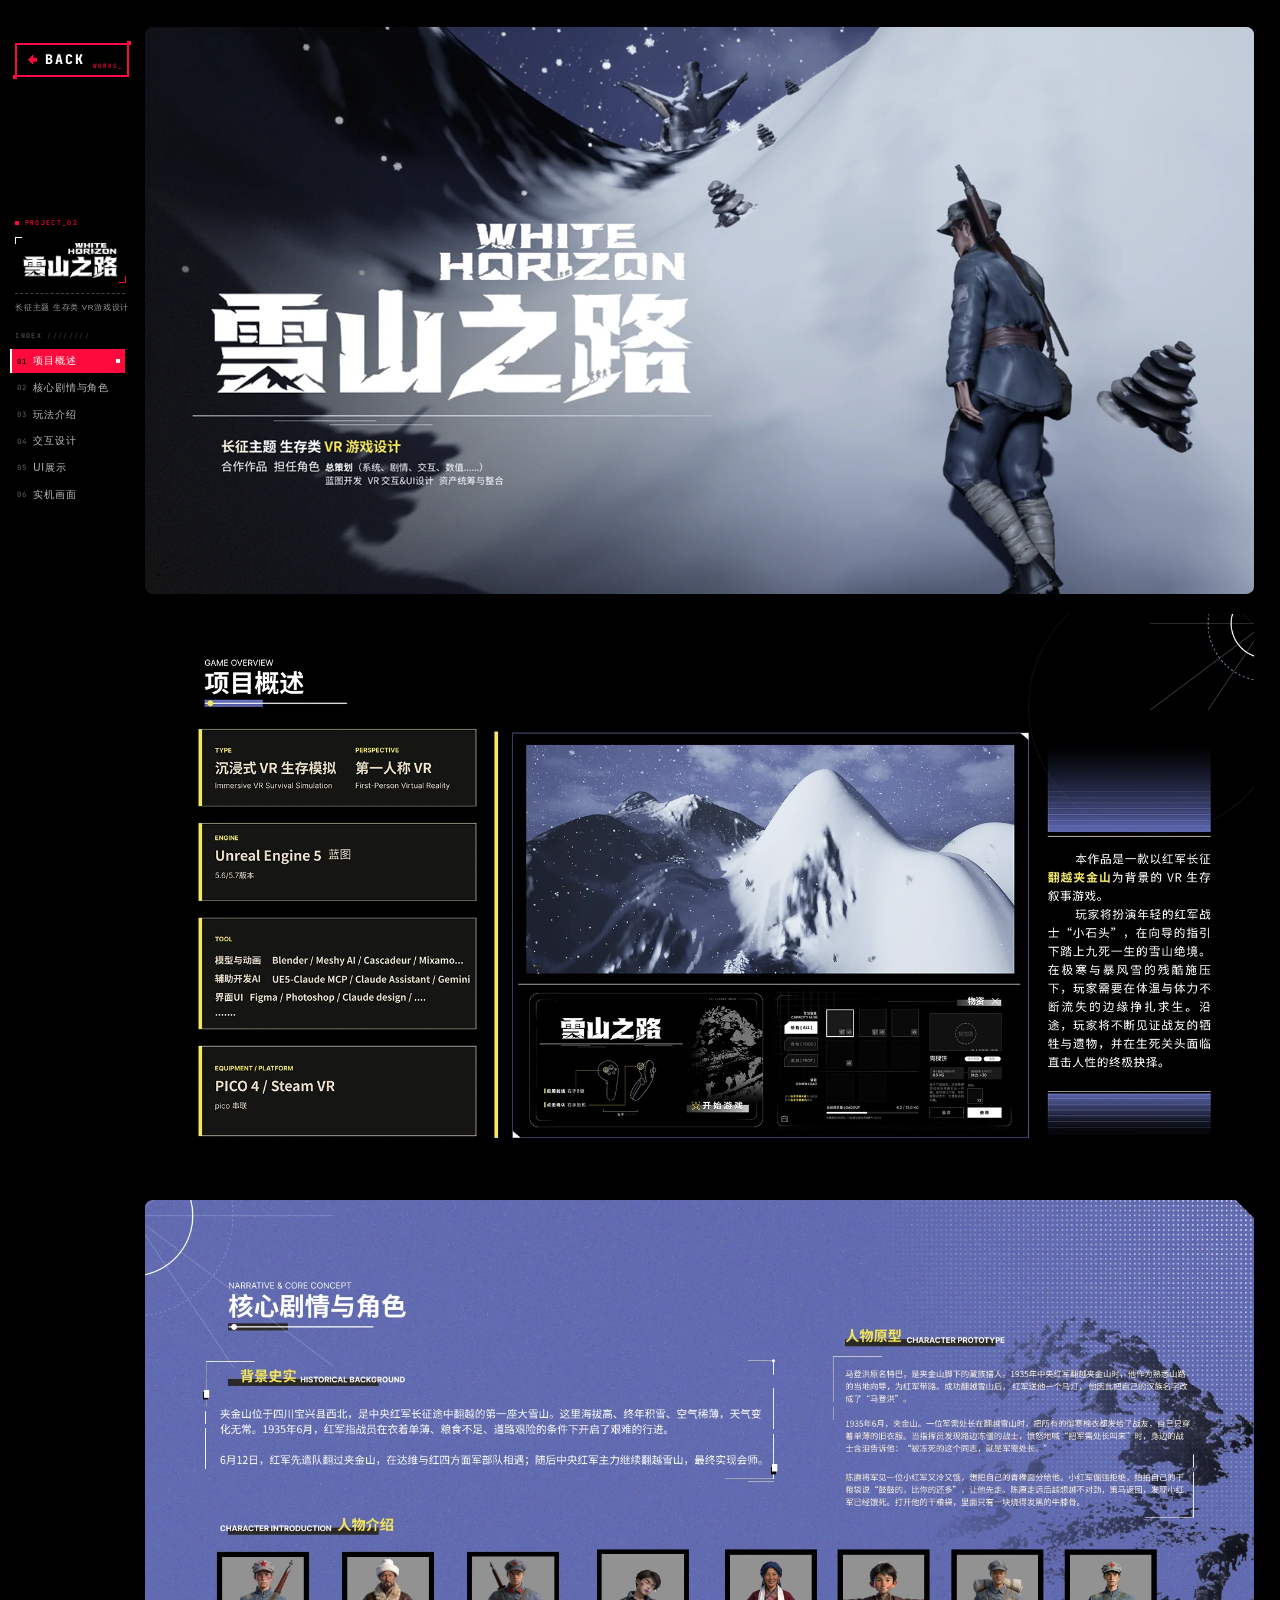
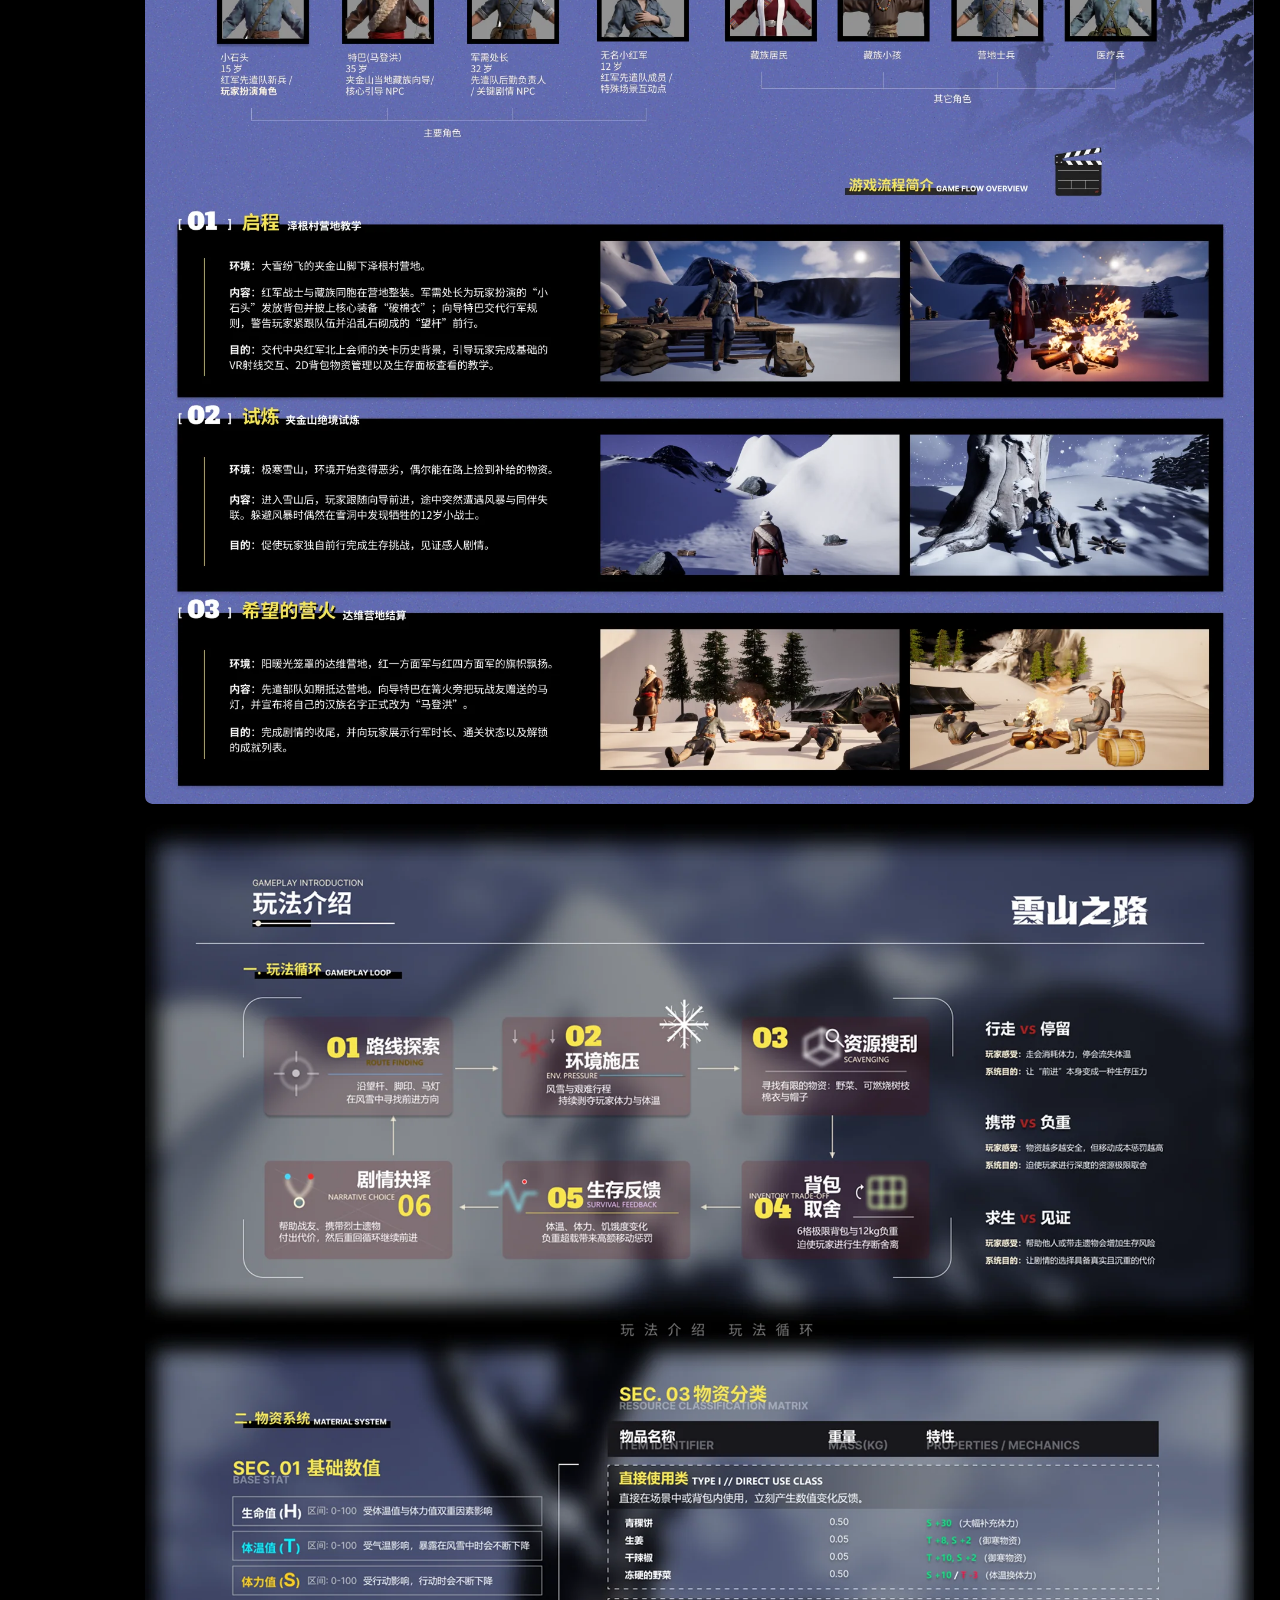
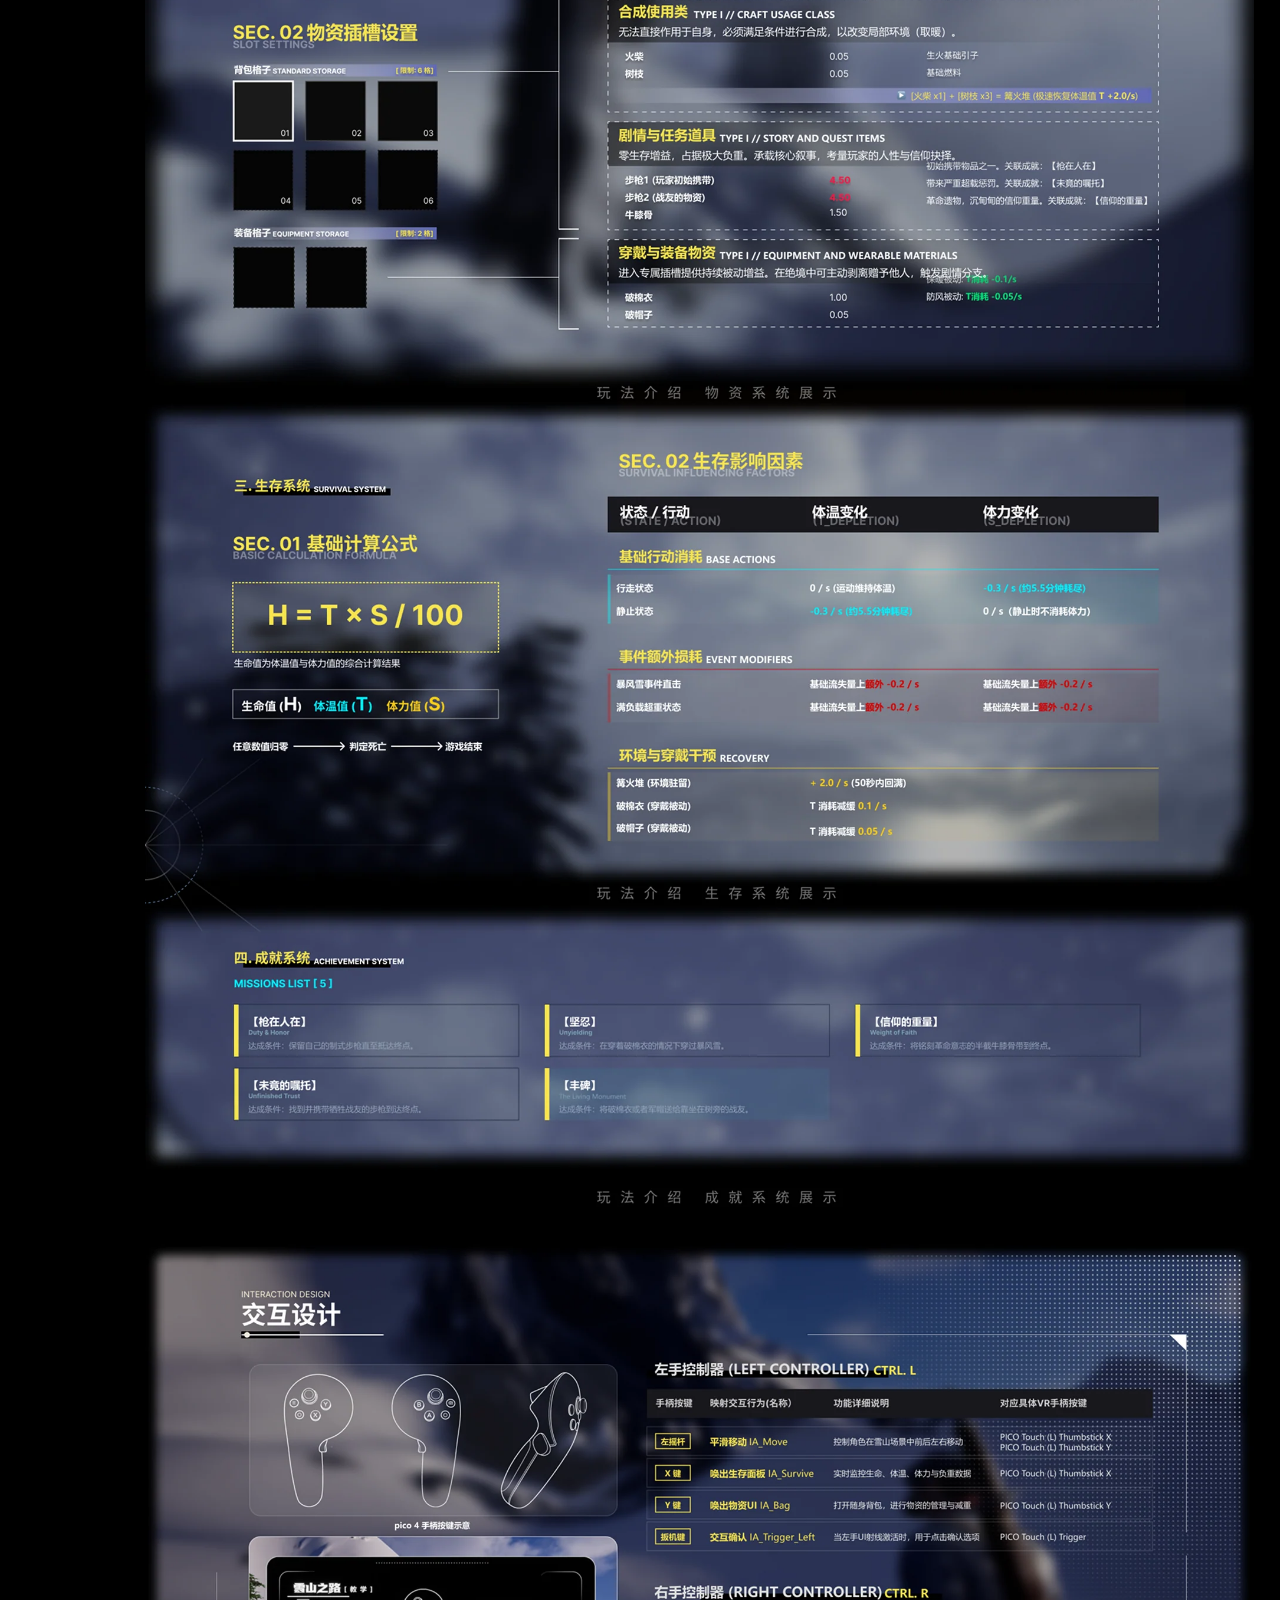
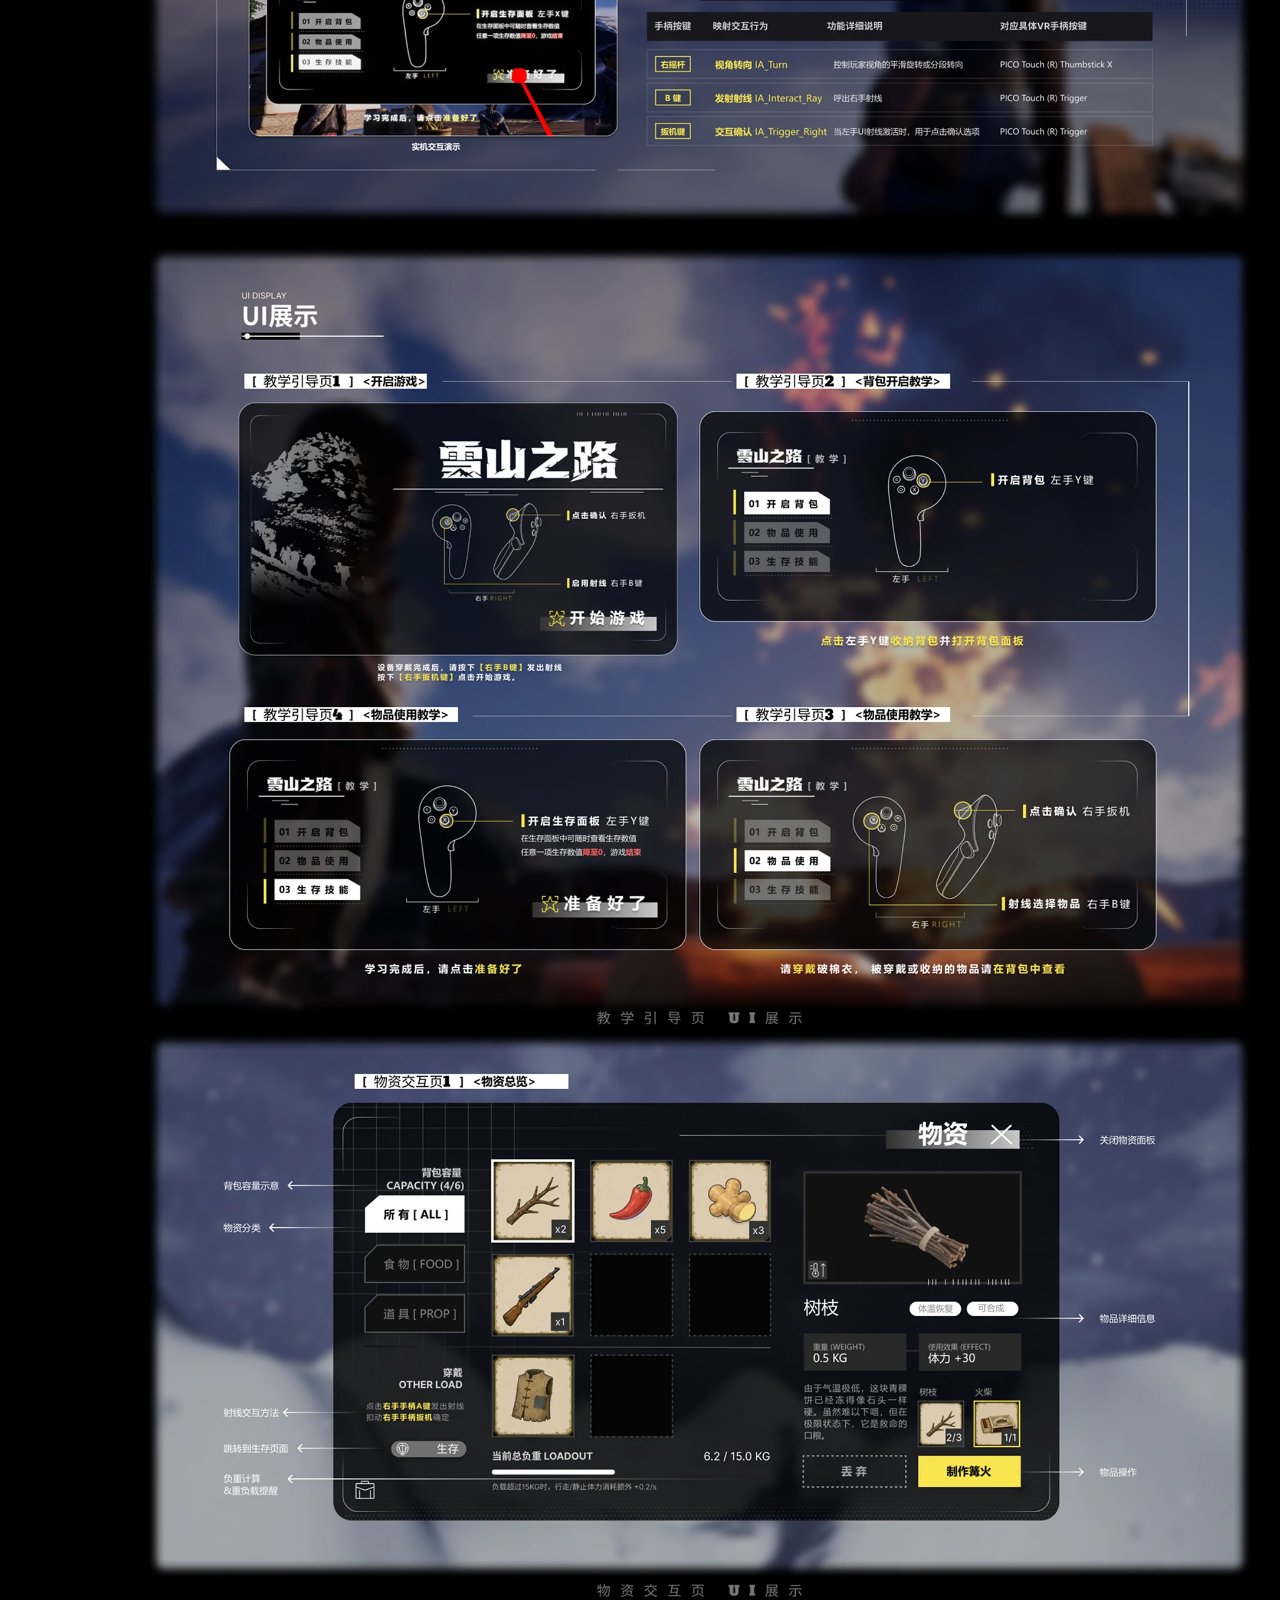
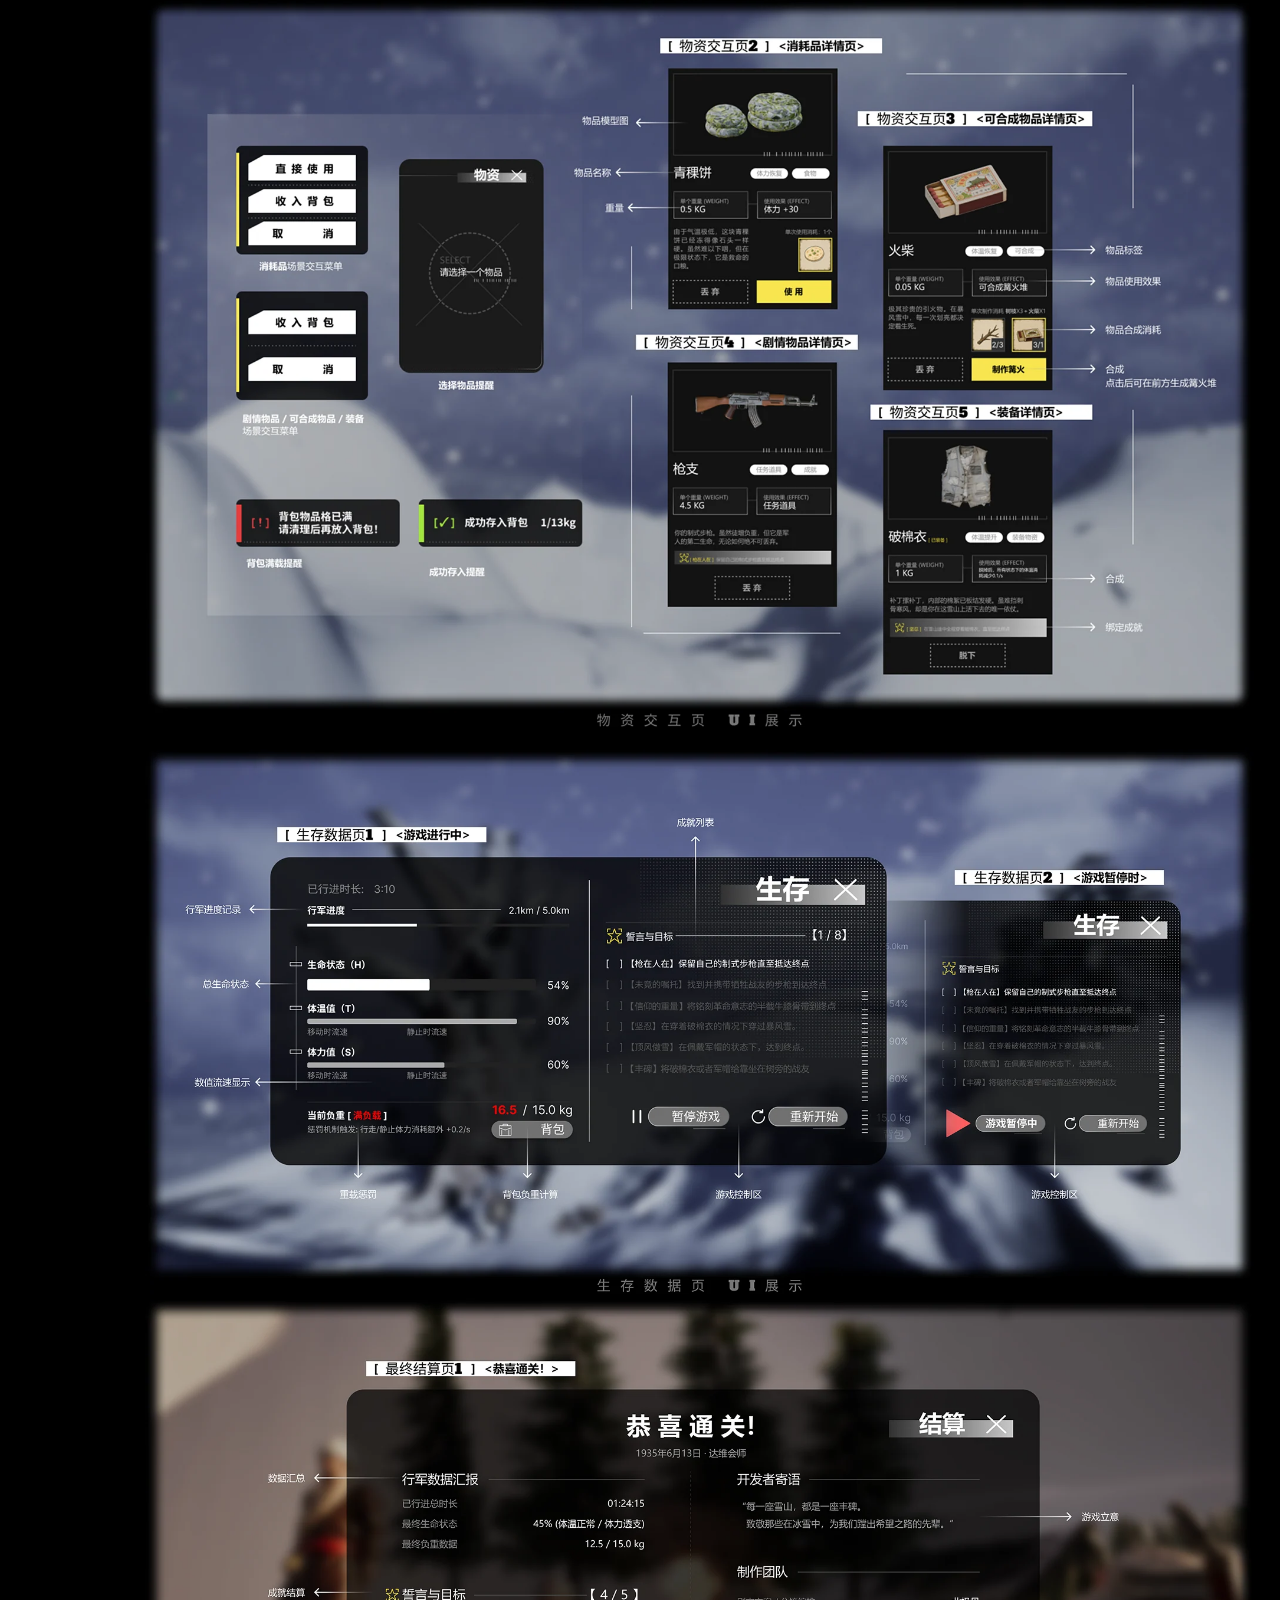
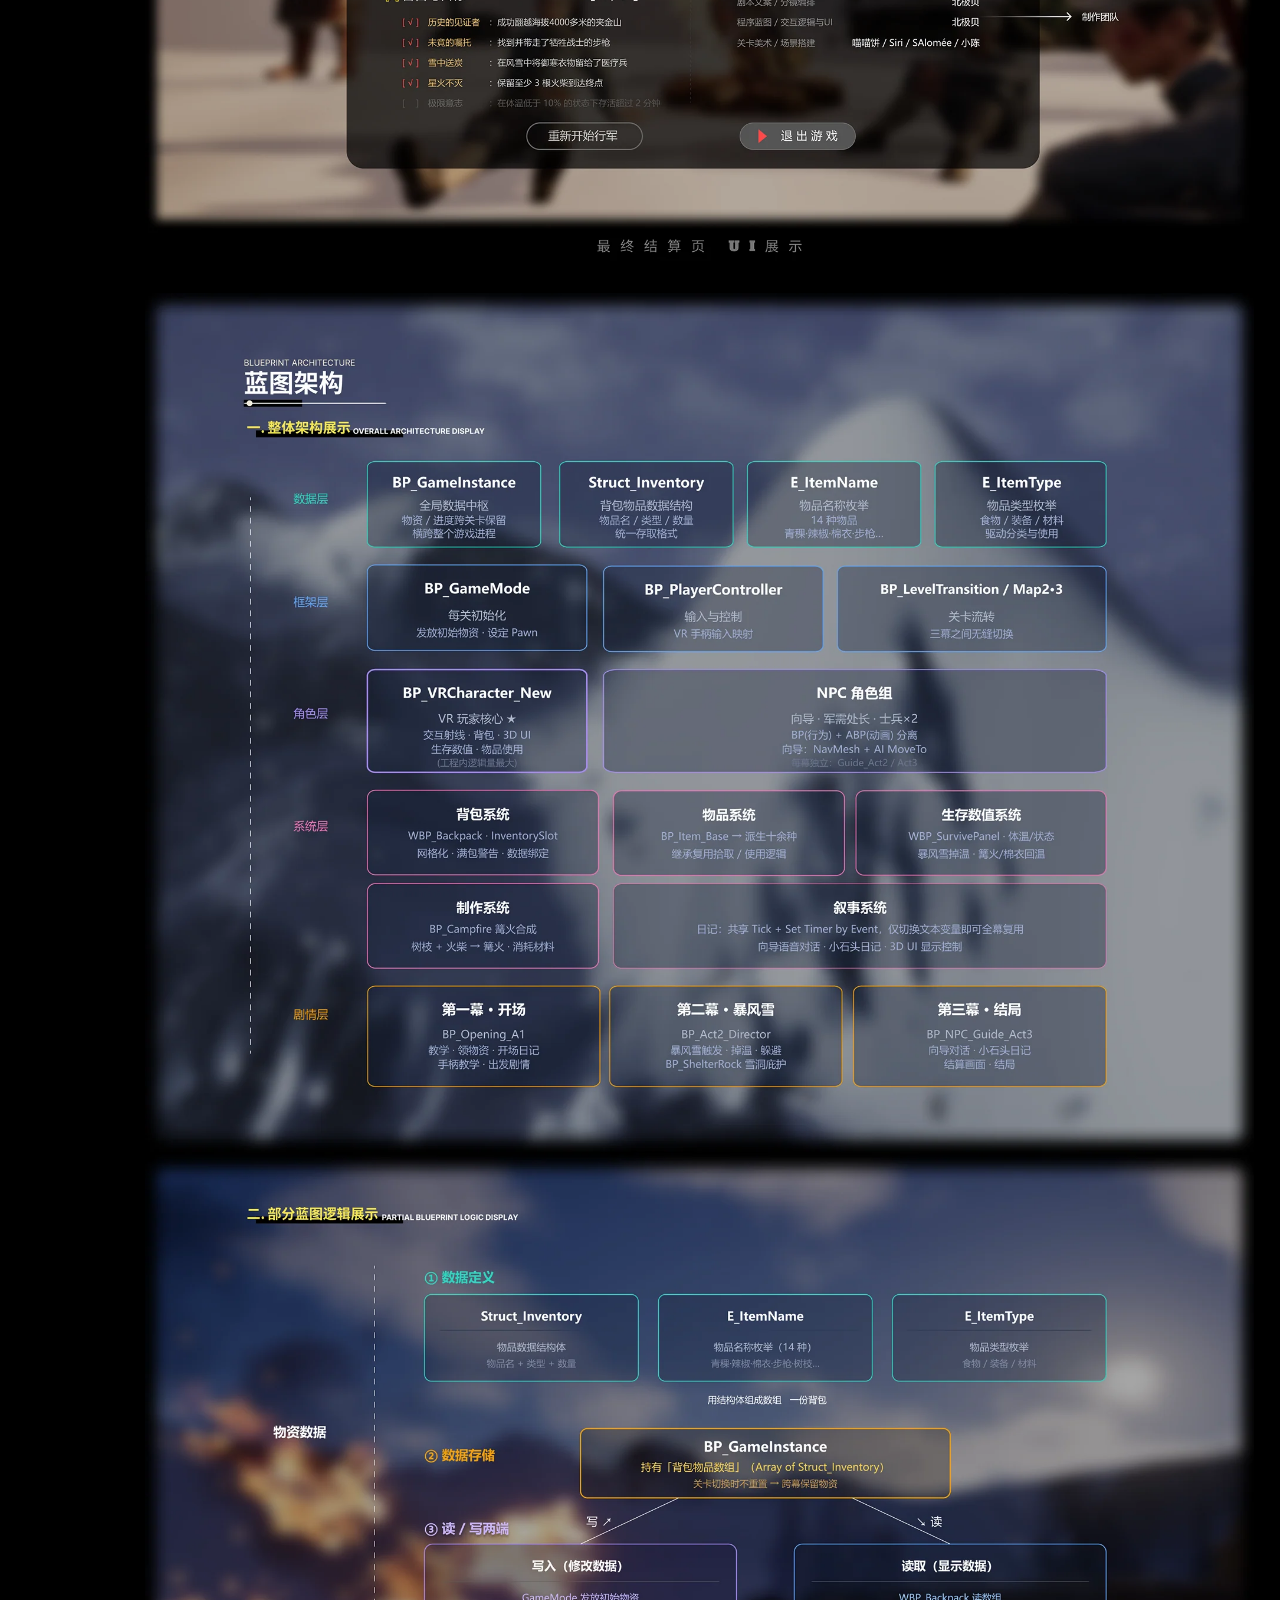
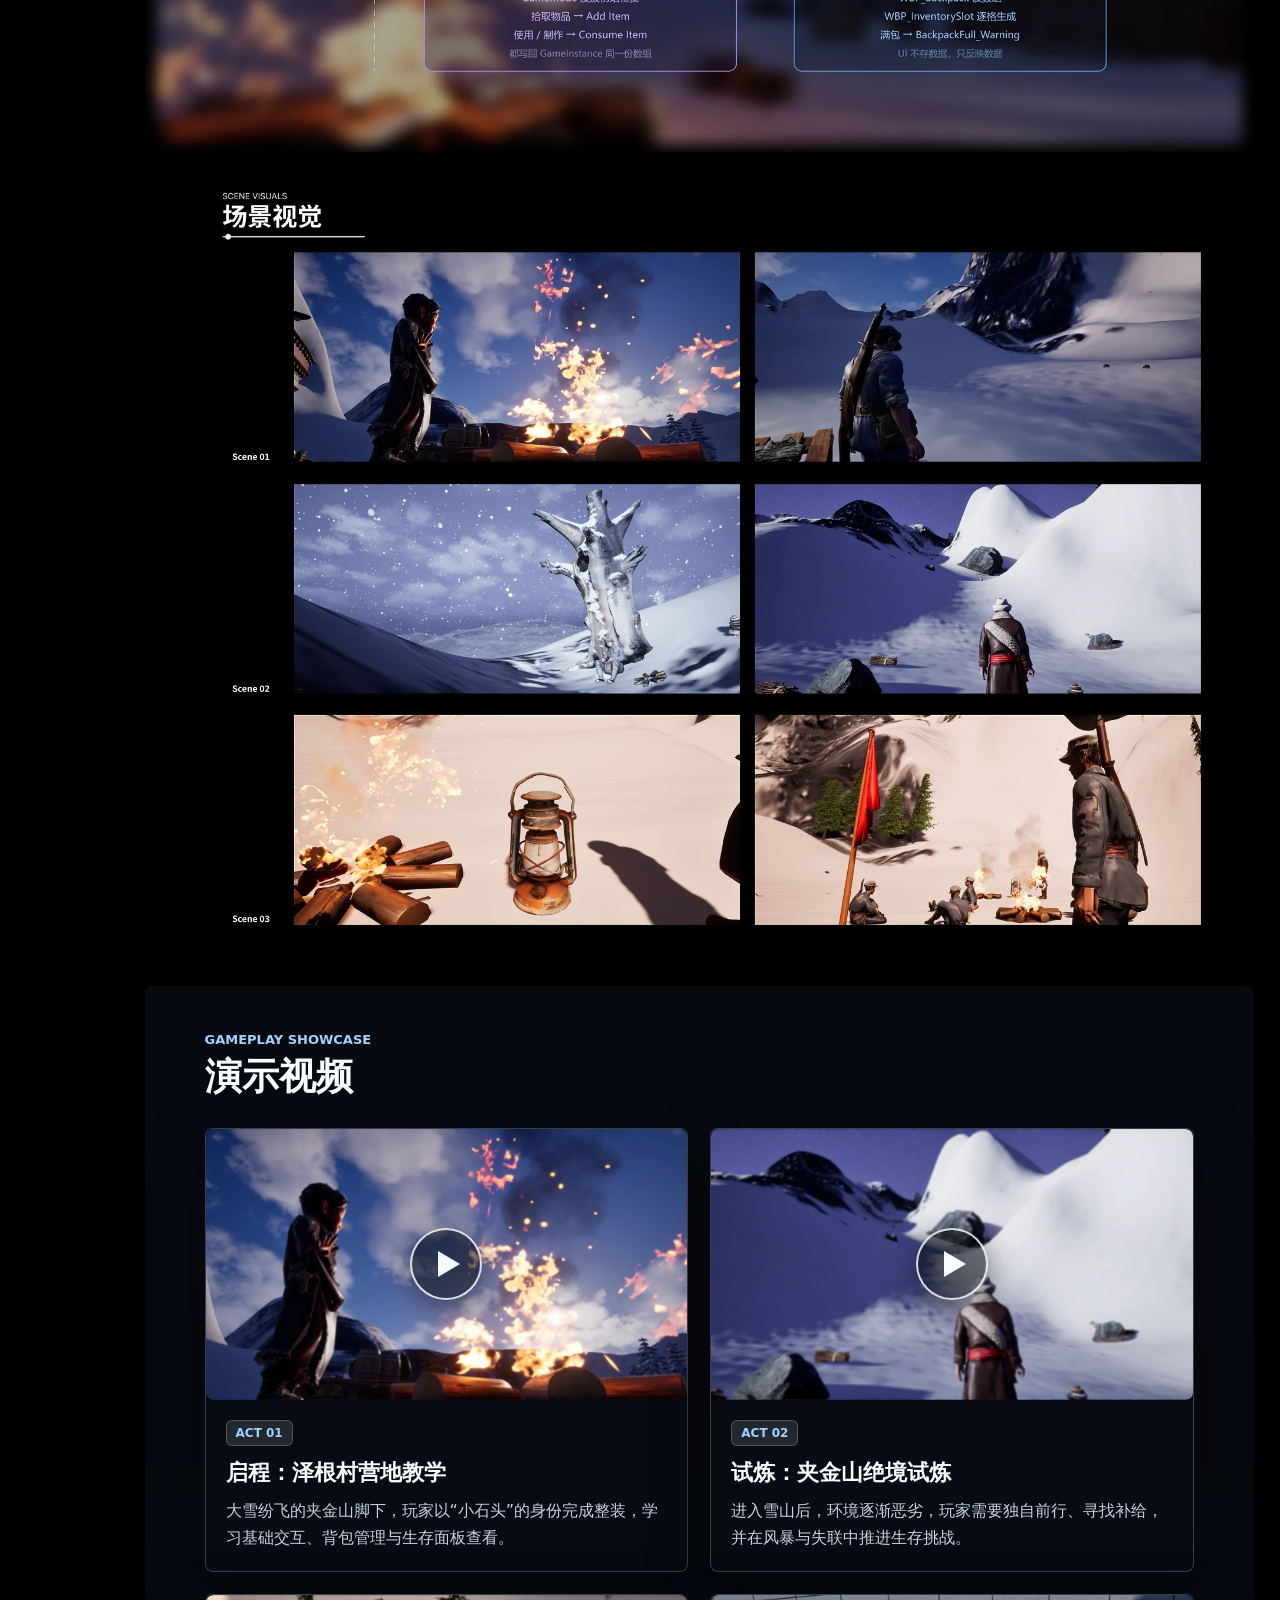
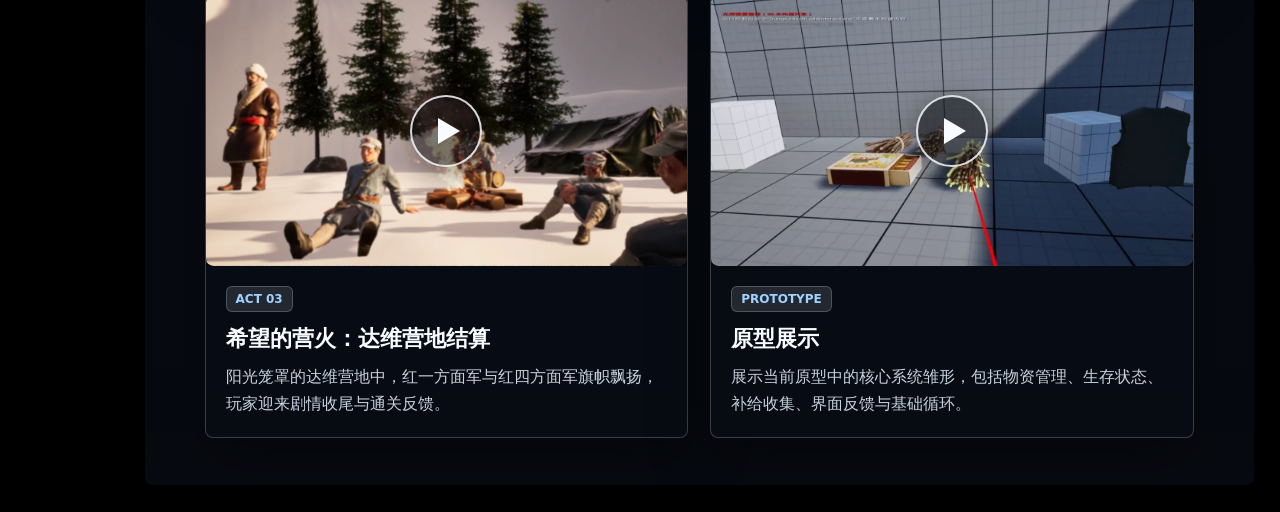
<file: horizon.html>
<!doctype html>
<html lang="zh-CN"><head><meta charset="utf-8"><meta name="viewport" content="width=device-width,initial-scale=1"><title>雪山之路 WHITE HORIZON · Bae 作品集</title><link rel="preload" as="image" href="./assets/Work/1-2/web/1.webp"><link rel="preconnect" href="https://fonts.googleapis.com"><link rel="preconnect" href="https://fonts.gstatic.com" crossorigin><link rel="stylesheet" href="https://fonts.googleapis.com/css2?family=JetBrains+Mono:wght@500;700;800&display=swap"><link rel="stylesheet" href="./src/css/arrogism.css?v=back-fixed-1"><link rel="stylesheet" href="./src/css/work.css?v=logo-1"></head>
<body class="work"><header><a class="back" href="./index.html#/home" aria-label="返回作品集"><i class="back__arrow" aria-hidden="true"></i><span class="back__txt" aria-hidden="true">BACK</span><span class="back__sub" aria-hidden="true">WORKS</span></a></header>
<aside aria-label="作品目录"><div class="project"><span class="project__tag" aria-hidden="true">PROJECT_02</span><span class="project__frame"><img class="project__title project__title--horizon" src="./assets/Work/1-2/logo.png" alt="雪山之路 WHITE HORIZON"></span><small>长征主题 生存类 VR游戏设计</small></div>
<nav aria-label="雪山之路内容"><span class="nav__head" aria-hidden="true">INDEX</span><button data-target="p2" aria-current="true"><b aria-hidden="true">01</b><span class="nav__label">项目概述</span></button><button data-target="p3"><b aria-hidden="true">02</b><span class="nav__label">核心剧情与角色</span></button><button data-target="p4"><b aria-hidden="true">03</b><span class="nav__label">玩法介绍</span></button><button data-target="p5"><b aria-hidden="true">04</b><span class="nav__label">交互设计</span></button><button data-target="p6"><b aria-hidden="true">05</b><span class="nav__label">UI展示</span></button><button data-target="p9"><b aria-hidden="true">06</b><span class="nav__label">实机画面</span></button></nav>
</aside>
<main class="pages">
<section class="page"><img src="./assets/Work/1-2/web/1.webp" width="1880" height="960" alt="雪山之路 第1页" loading="eager" fetchpriority="high" decoding="async"></section>
<section class="page" id="p2" data-anchor="项目概述"><img src="./assets/Work/1-2/web/2.webp" width="1880" height="960" alt="雪山之路 第2页·项目概述" loading="lazy" decoding="async"></section>
<section class="page" id="p3" data-anchor="核心剧情与角色"><img src="./assets/Work/1-2/web/3.webp" width="1880" height="2040" alt="雪山之路 第3页·核心剧情与角色" loading="lazy" decoding="async"></section>
<section class="page" id="p4" data-anchor="玩法介绍"><img src="./assets/Work/1-2/web/4.webp" width="1880" height="3387" alt="雪山之路 第4页·玩法介绍" loading="lazy" decoding="async"></section>
<section class="page" id="p5" data-anchor="交互设计"><img src="./assets/Work/1-2/web/5.webp" width="1880" height="989" alt="雪山之路 第5页·交互设计" loading="lazy" decoding="async"></section>
<section class="page" id="p6" data-anchor="UI展示"><img src="./assets/Work/1-2/web/6.webp" width="1880" height="3527" alt="雪山之路 第6页·UI展示" loading="lazy" decoding="async"></section>
<section class="page"><img src="./assets/Work/1-2/web/7.webp" width="1880" height="1908" alt="雪山之路 第7页" loading="lazy" decoding="async"></section>
<section class="page"><img src="./assets/Work/1-2/web/8.webp" width="1880" height="2473" alt="雪山之路 第8页" loading="lazy" decoding="async"></section>
<section class="page" id="p9" data-anchor="实机画面"><img src="./assets/Work/1-2/web/9.webp?v=2" width="1881" height="1345" alt="雪山之路 第9页·实机画面" loading="lazy" decoding="async"></section>
<section class="page vshow" id="p10" aria-label="演示视频"><div class="vs-head"><p class="vs-eyebrow">Gameplay Showcase</p><h2 class="vs-title">演示视频</h2></div><div class="vs-grid"><article class="vs-panel"><div class="vs-frame" data-bvid="BV1rfju6rE12" data-page="1"><button class="vs-cover" type="button" aria-label="播放 Act 01 演示视频"><img src="./assets/Work/1-2/videos/act1.webp" alt="Act 01 封面" loading="lazy" decoding="async"><span class="vs-play" aria-hidden="true"></span></button></div><div class="vs-copy"><span class="vs-tag">Act 01</span><h2>启程：泽根村营地教学</h2><p>大雪纷飞的夹金山脚下，玩家以“小石头”的身份完成整装，学习基础交互、背包管理与生存面板查看。</p></div></article><article class="vs-panel"><div class="vs-frame" data-bvid="BV1rfju6rE12" data-page="2"><button class="vs-cover" type="button" aria-label="播放 Act 02 演示视频"><img src="./assets/Work/1-2/videos/act2.webp" alt="Act 02 封面" loading="lazy" decoding="async"><span class="vs-play" aria-hidden="true"></span></button></div><div class="vs-copy"><span class="vs-tag">Act 02</span><h2>试炼：夹金山绝境试炼</h2><p>进入雪山后，环境逐渐恶劣，玩家需要独自前行、寻找补给，并在风暴与失联中推进生存挑战。</p></div></article><article class="vs-panel"><div class="vs-frame" data-bvid="BV1rfju6rE12" data-page="3"><button class="vs-cover" type="button" aria-label="播放 Act 03 演示视频"><img src="./assets/Work/1-2/videos/act3.webp" alt="Act 03 封面" loading="lazy" decoding="async"><span class="vs-play" aria-hidden="true"></span></button></div><div class="vs-copy"><span class="vs-tag">Act 03</span><h2>希望的营火：达维营地结算</h2><p>阳光笼罩的达维营地中，红一方面军与红四方面军旗帜飘扬，玩家迎来剧情收尾与通关反馈。</p></div></article><article class="vs-panel"><div class="vs-frame" data-bvid="BV1rfju6rE12" data-page="4"><button class="vs-cover" type="button" aria-label="播放 Prototype 演示视频"><img src="./assets/Work/1-2/videos/proto.webp" alt="Prototype 封面" loading="lazy" decoding="async"><span class="vs-play" aria-hidden="true"></span></button></div><div class="vs-copy"><span class="vs-tag">Prototype</span><h2>原型展示</h2><p>展示当前原型中的核心系统雏形，包括物资管理、生存状态、补给收集、界面反馈与基础循环。</p></div></article></div></section>
</main><script src="./src/js/work.js?v=video-1"></script></body></html>
</file>
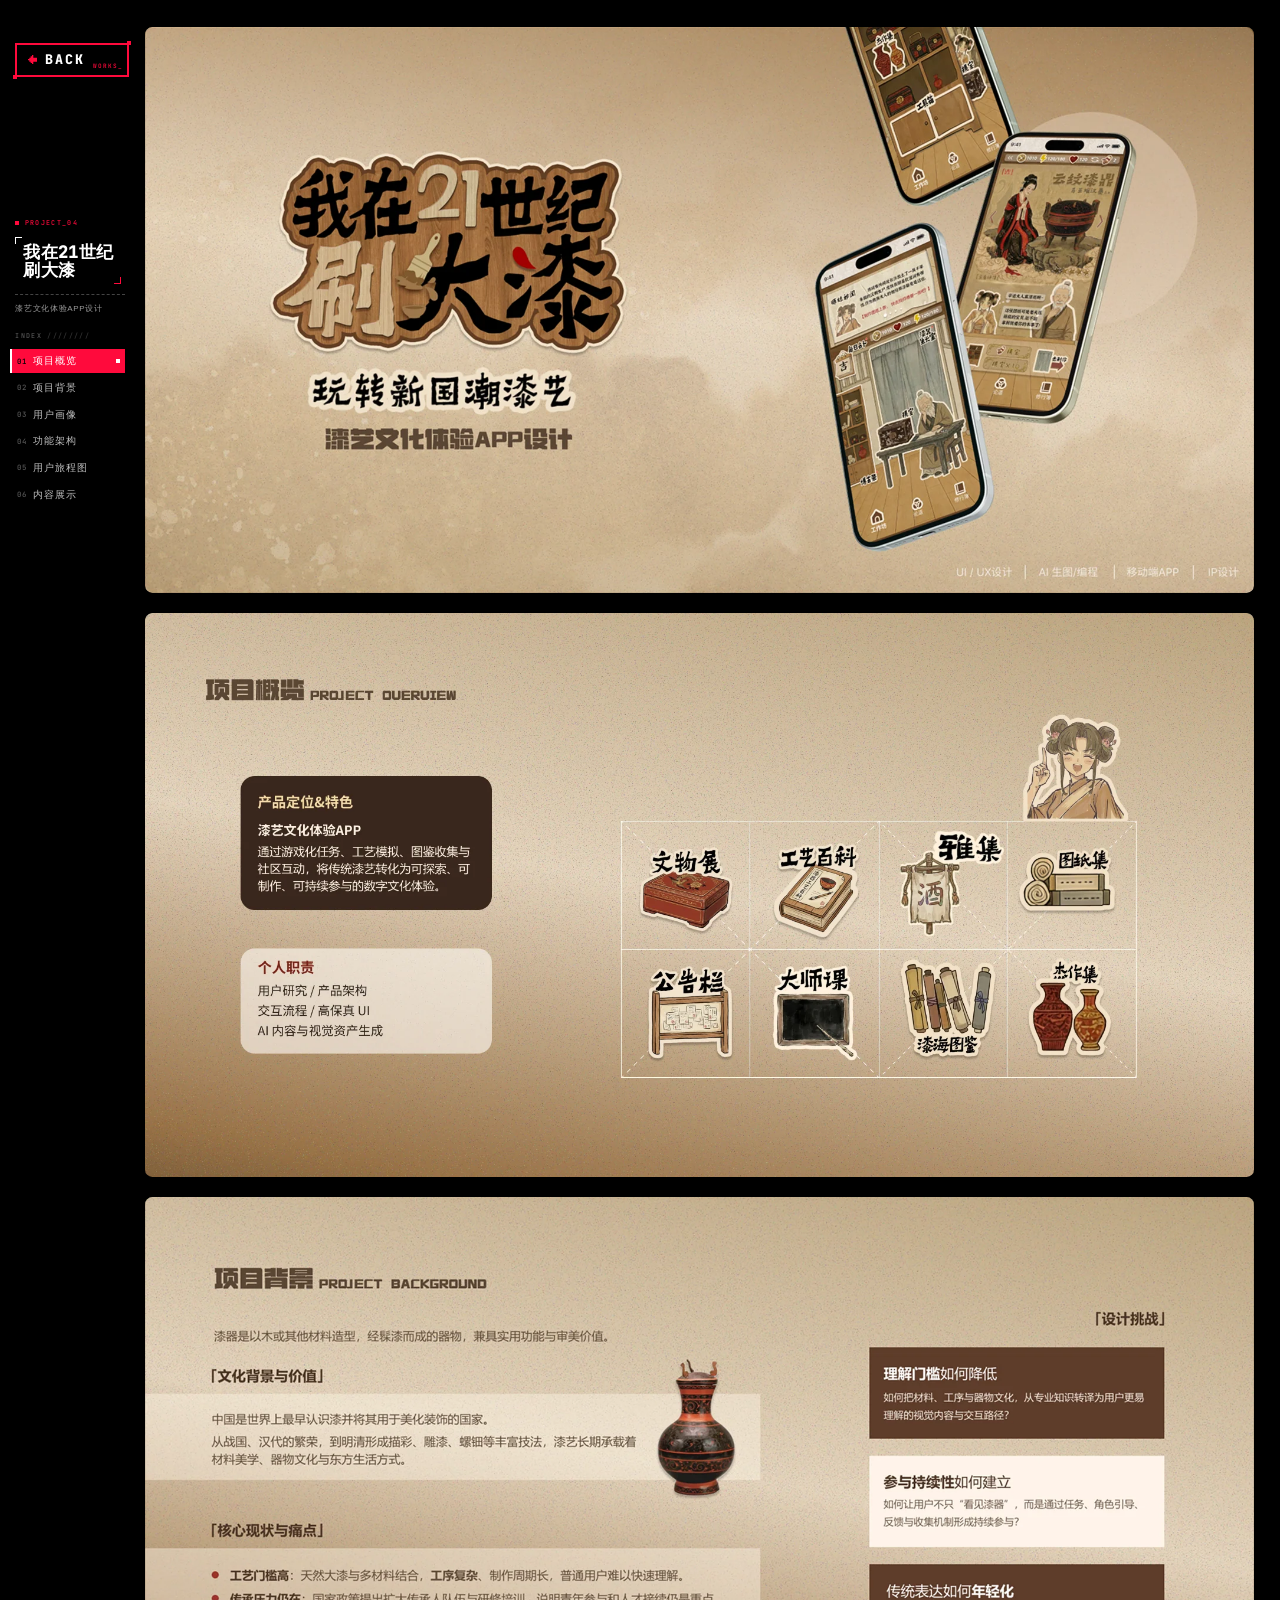
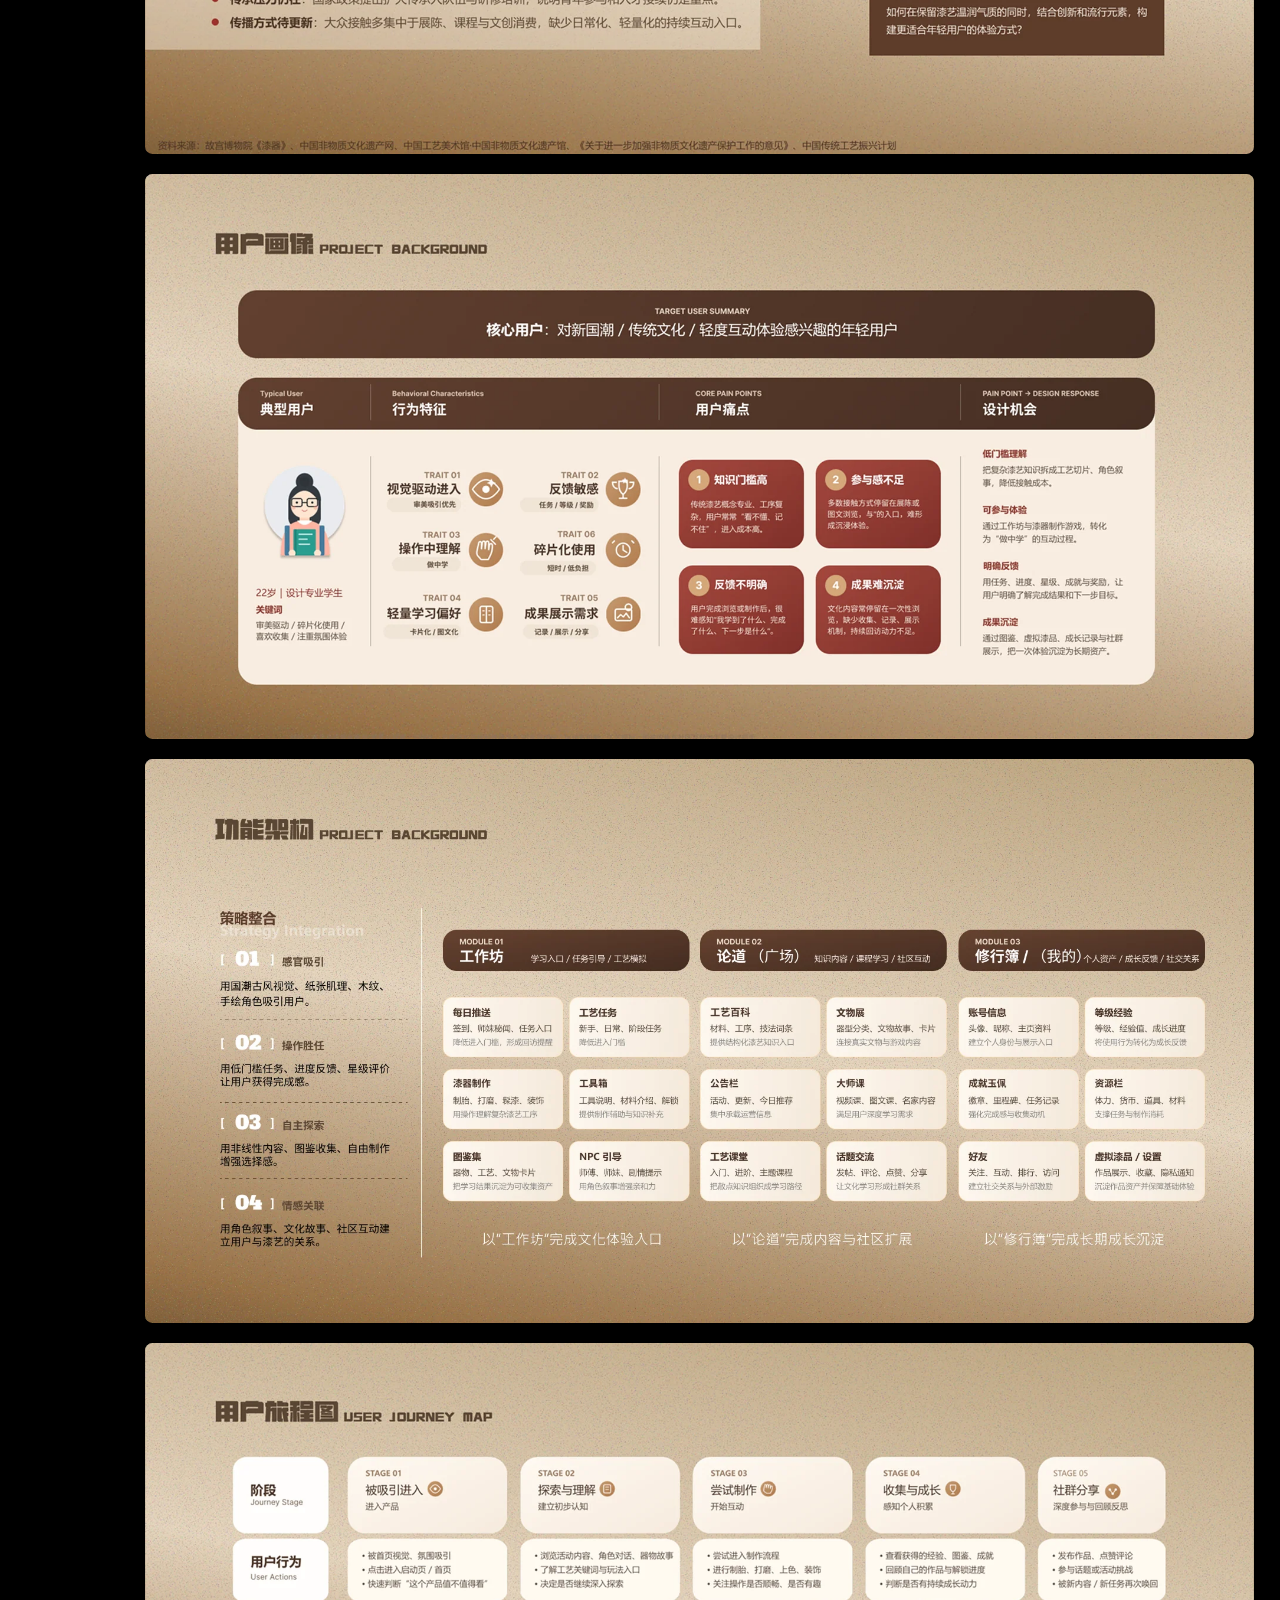
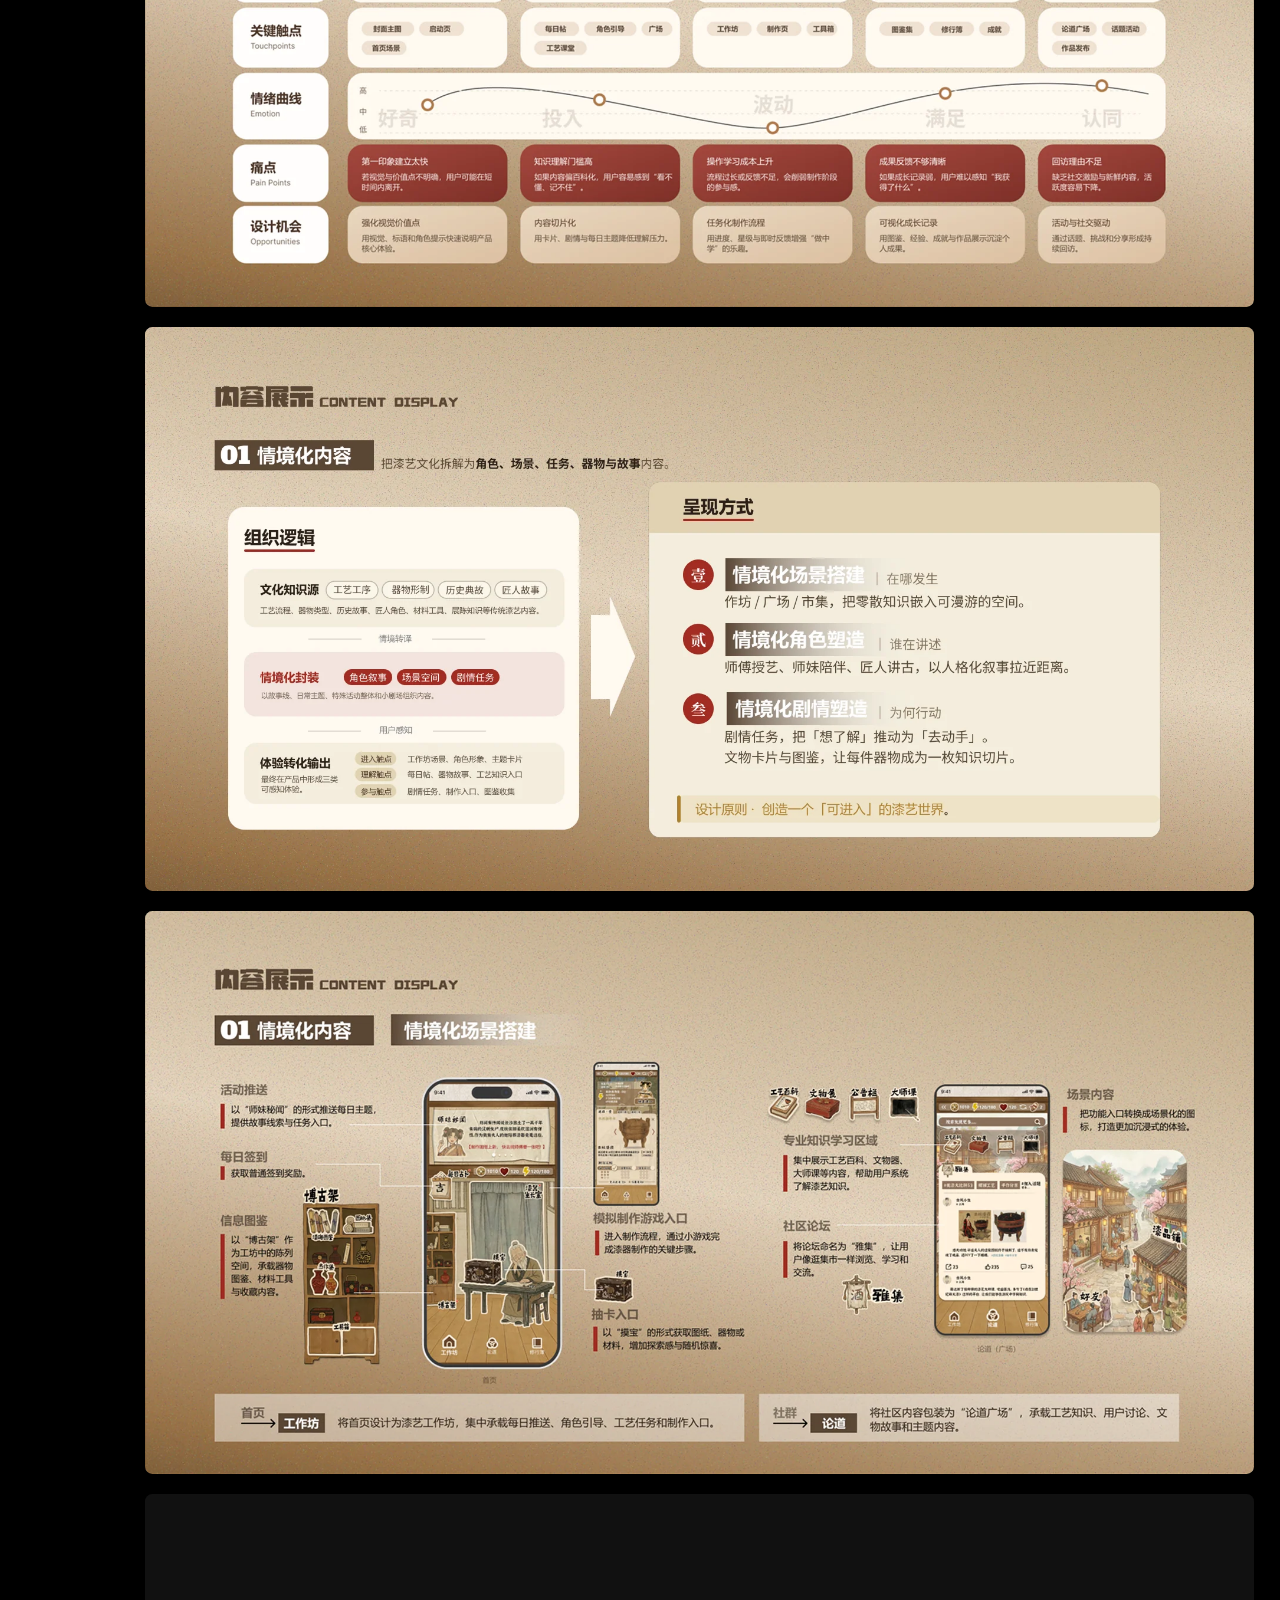
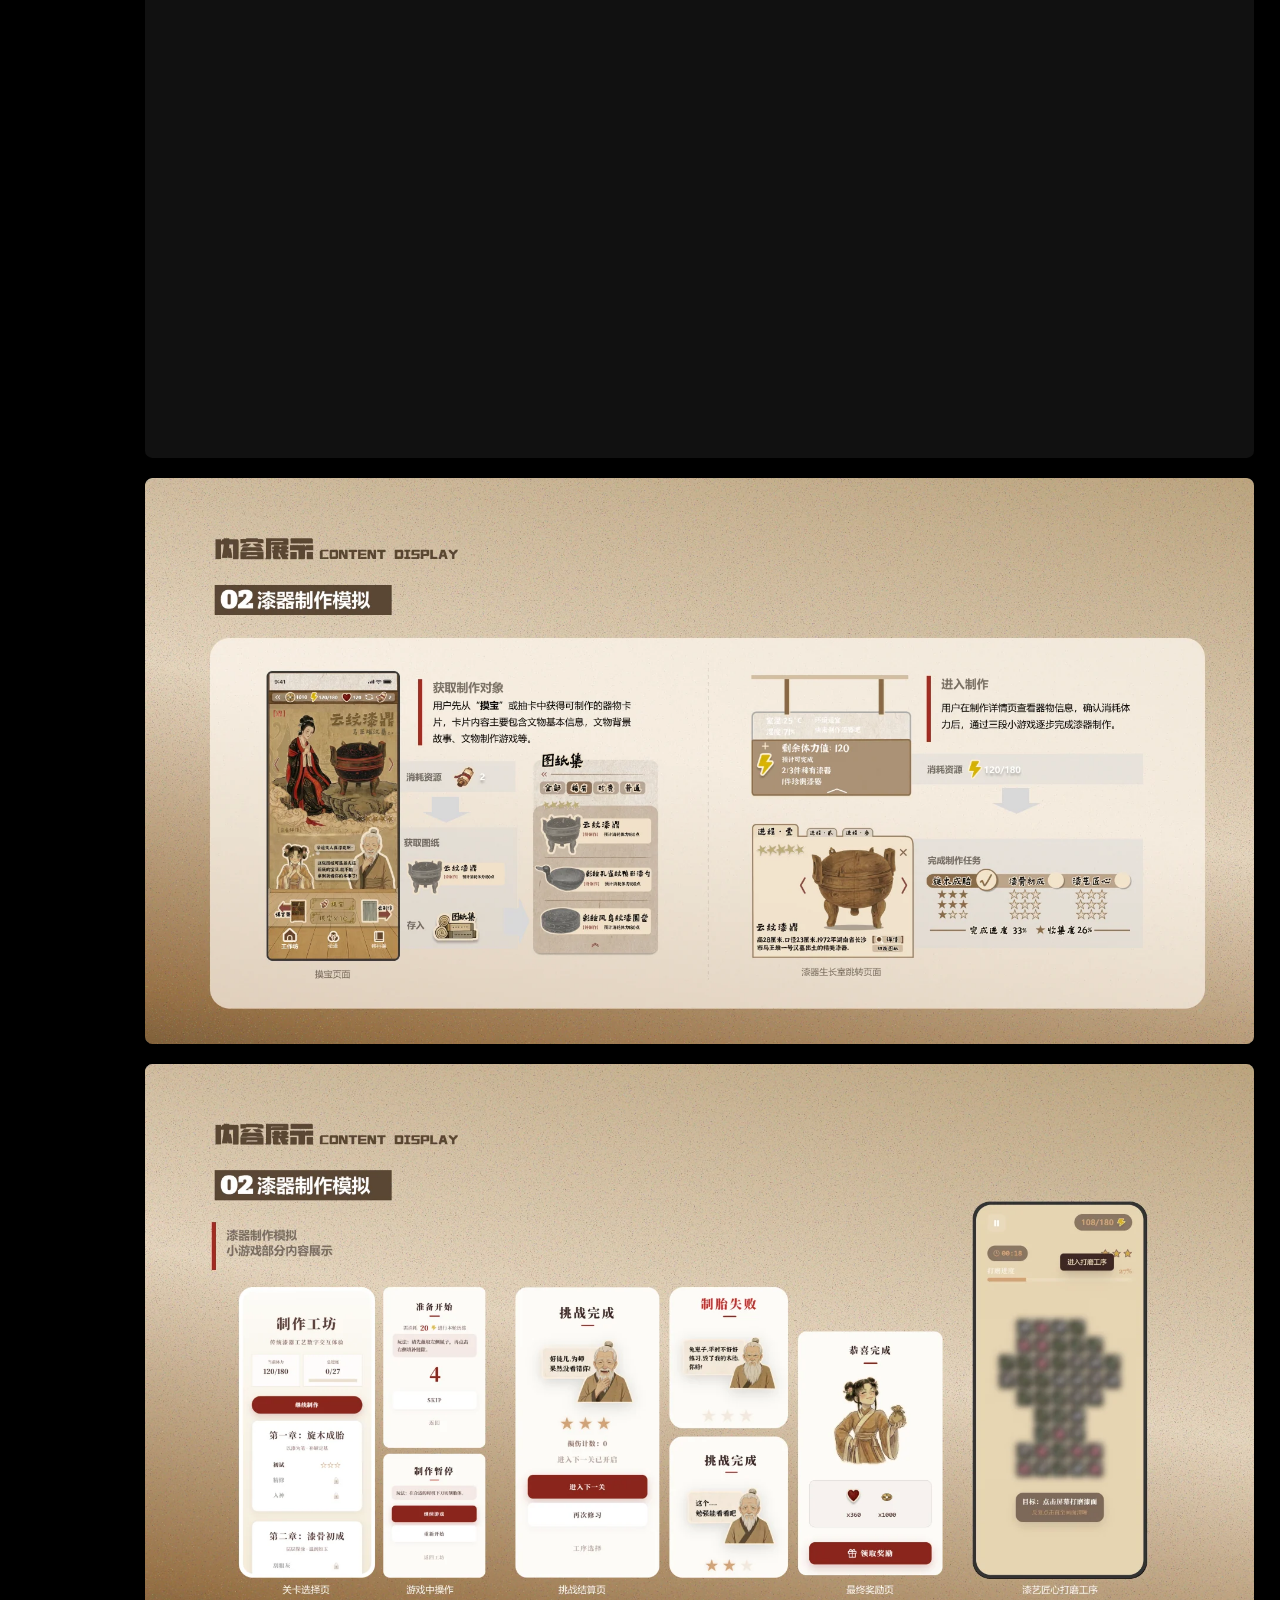
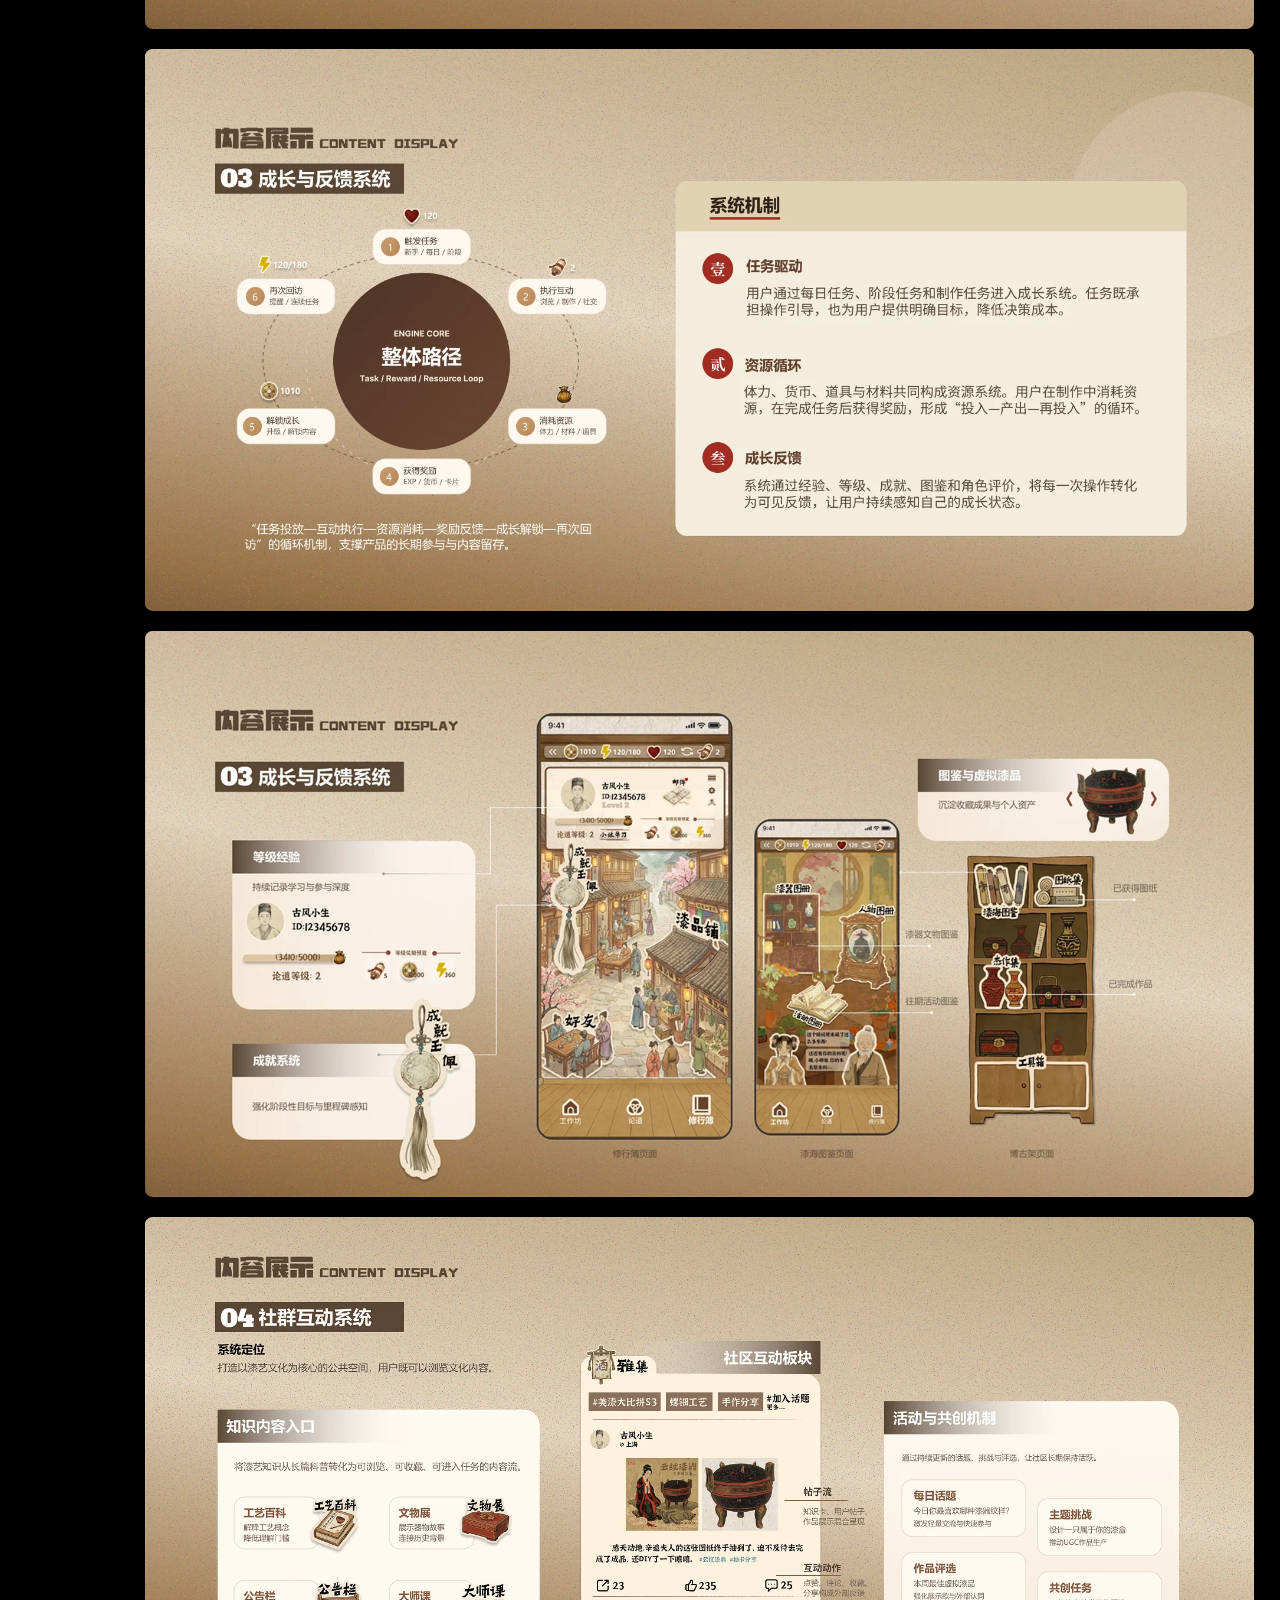
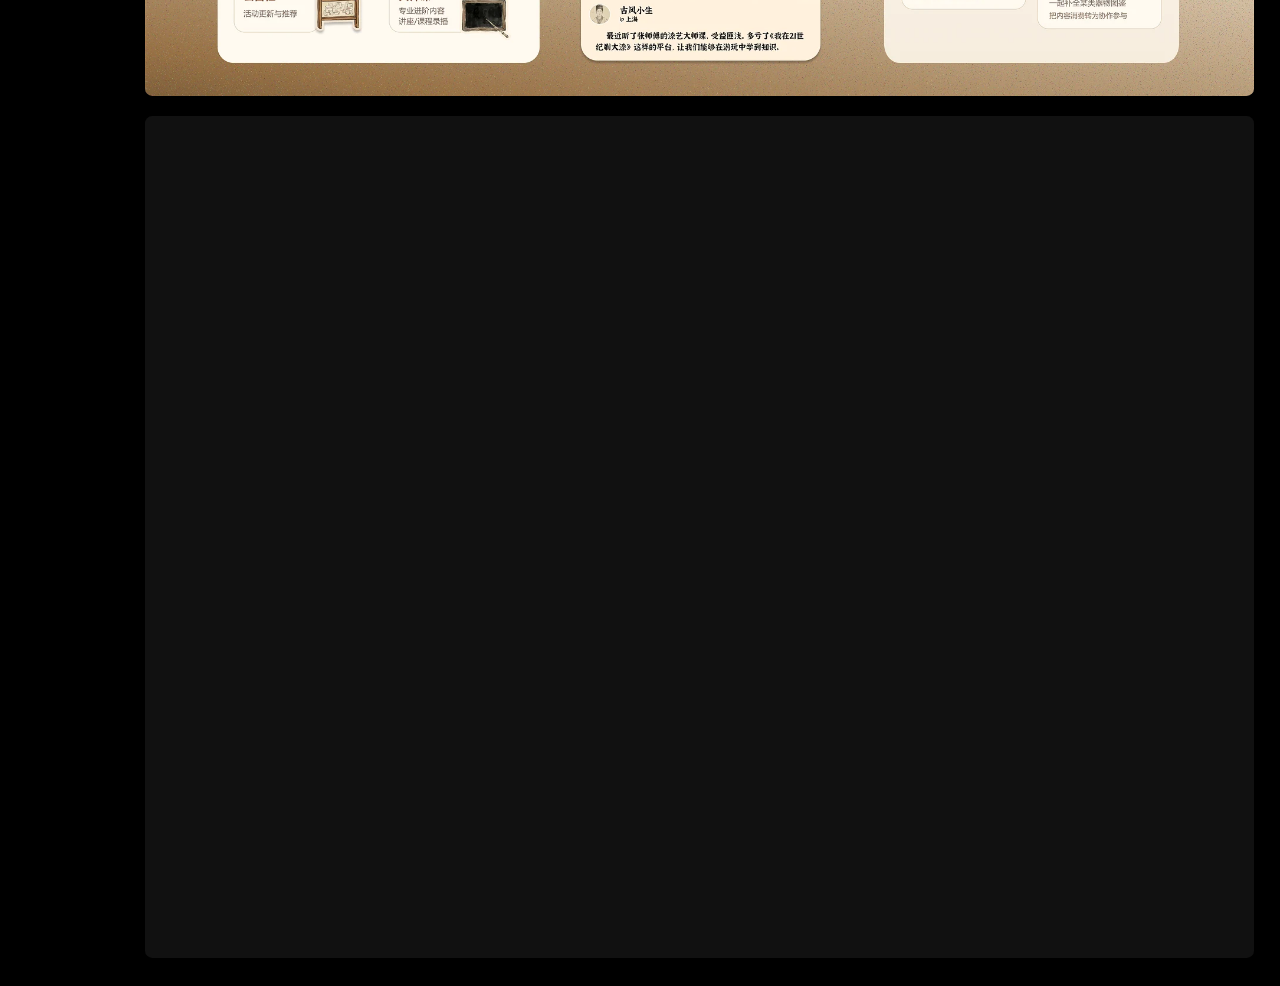
<file: lacquer.html>
<!doctype html>
<html lang="zh-CN"><head><meta charset="utf-8"><meta name="viewport" content="width=device-width,initial-scale=1"><title>我在21世纪刷大漆 · Bae 作品集</title><link rel="preload" as="image" href="./assets/Work/1-4/web/1.webp?v=1"><link rel="preconnect" href="https://fonts.googleapis.com"><link rel="preconnect" href="https://fonts.gstatic.com" crossorigin><link rel="stylesheet" href="https://fonts.googleapis.com/css2?family=JetBrains+Mono:wght@500;700;800&display=swap"><link rel="stylesheet" href="./src/css/arrogism.css?v=back-fixed-1"><link rel="stylesheet" href="./src/css/work.css?v=video-1"></head>
<body class="work"><header><a class="back" href="./index.html#/home" aria-label="返回作品集"><i class="back__arrow" aria-hidden="true"></i><span class="back__txt" aria-hidden="true">BACK</span><span class="back__sub" aria-hidden="true">WORKS</span></a></header>
<aside aria-label="作品目录"><div class="project"><span class="project__tag" aria-hidden="true">PROJECT_04</span><span class="project__frame"><span class="project__name">我在21世纪<br>刷大漆</span></span><small>漆艺文化体验APP设计</small></div>
<nav aria-label="我在21世纪刷大漆内容"><span class="nav__head" aria-hidden="true">INDEX</span><button data-target="p2" aria-current="true"><b aria-hidden="true">01</b><span class="nav__label">项目概览</span></button><button data-target="p3"><b aria-hidden="true">02</b><span class="nav__label">项目背景</span></button><button data-target="p4"><b aria-hidden="true">03</b><span class="nav__label">用户画像</span></button><button data-target="p5"><b aria-hidden="true">04</b><span class="nav__label">功能架构</span></button><button data-target="p6"><b aria-hidden="true">05</b><span class="nav__label">用户旅程图</span></button><button data-target="p7"><b aria-hidden="true">06</b><span class="nav__label">内容展示</span></button></nav>
</aside>
<main class="pages">
<section class="page"><img src="./assets/Work/1-4/web/1.webp?v=1" width="1880" height="959" alt="我在21世纪刷大漆 第1页" loading="eager" fetchpriority="high" decoding="async"></section>
<section class="page" id="p2" data-anchor="项目概览"><img src="./assets/Work/1-4/web/2.webp?v=1" width="1880" height="955" alt="我在21世纪刷大漆 第2页·项目概览" loading="lazy" decoding="async"></section>
<section class="page" id="p3" data-anchor="项目背景"><img src="./assets/Work/1-4/web/3.webp?v=1" width="1880" height="945" alt="我在21世纪刷大漆 第3页·项目背景" loading="lazy" decoding="async"></section>
<section class="page" id="p4" data-anchor="用户画像"><img src="./assets/Work/1-4/web/4.webp?v=1" width="1880" height="957" alt="我在21世纪刷大漆 第4页·用户画像" loading="lazy" decoding="async"></section>
<section class="page" id="p5" data-anchor="功能架构"><img src="./assets/Work/1-4/web/5.webp?v=1" width="1880" height="955" alt="我在21世纪刷大漆 第5页·功能架构" loading="lazy" decoding="async"></section>
<section class="page" id="p6" data-anchor="用户旅程图"><img src="./assets/Work/1-4/web/6.webp?v=1" width="1880" height="956" alt="我在21世纪刷大漆 第6页·用户旅程图" loading="lazy" decoding="async"></section>
<section class="page" id="p7" data-anchor="内容展示"><img src="./assets/Work/1-4/web/7.webp?v=1" width="1880" height="956" alt="我在21世纪刷大漆 第7页·内容展示" loading="lazy" decoding="async"></section>
<section class="page"><img src="./assets/Work/1-4/web/8.webp?v=1" width="1880" height="955" alt="我在21世纪刷大漆 第8页" loading="lazy" decoding="async"></section>
<section class="page"><img src="./assets/Work/1-4/web/9.webp?v=1" width="1880" height="956" alt="我在21世纪刷大漆 第9页" loading="lazy" decoding="async"></section>
<section class="page"><img src="./assets/Work/1-4/web/10.webp?v=1" width="1880" height="959" alt="我在21世纪刷大漆 第10页" loading="lazy" decoding="async"></section>
<!-- 第11页暂空，之后在这里补 -->
<section class="page"><img src="./assets/Work/1-4/web/12.webp?v=1" width="1880" height="957" alt="我在21世纪刷大漆 第12页" loading="lazy" decoding="async"></section>
<section class="page"><img src="./assets/Work/1-4/web/13.webp?v=1" width="1880" height="952" alt="我在21世纪刷大漆 第13页" loading="lazy" decoding="async"></section>
<section class="page sw" id="p14" aria-label="我在21世纪刷大漆 第14页·漆器制作模拟"><div class="sw-stage"><img class="sw-base" src="./assets/Work/1-4/web/14.webp?v=1" width="1880" height="957" alt="我在21世纪刷大漆 第14页·漆器制作模拟" loading="lazy" decoding="async"><a class="sw-link" href="https://tiffanyttzheng-code.github.io/lacquerware-games/" target="_blank" rel="noopener" style="--l:82.85%;--t:7.72%;--w:9.6%;--h:2.71%">Lacquer Workshop</a><a class="sw-link" href="https://tiffanyttzheng-code.github.io/lacquerware-games/" target="_blank" rel="noopener" style="--l:68.51%;--t:11.77%;--w:29.68%;--h:2.71%">https://tiffanyttzheng-code.github.io/lacquerware-games/</a></div></section>
<section class="page"><img src="./assets/Work/1-4/web/15.webp?v=1" width="1880" height="811" alt="我在21世纪刷大漆 第15页" loading="lazy" decoding="async"></section>
<section class="page"><img src="./assets/Work/1-4/web/16.webp?v=1" width="1880" height="1428" alt="我在21世纪刷大漆 第16页" loading="lazy" decoding="async"></section>
</main><script src="./src/js/work.js?v=guide-2"></script></body></html>
</file>
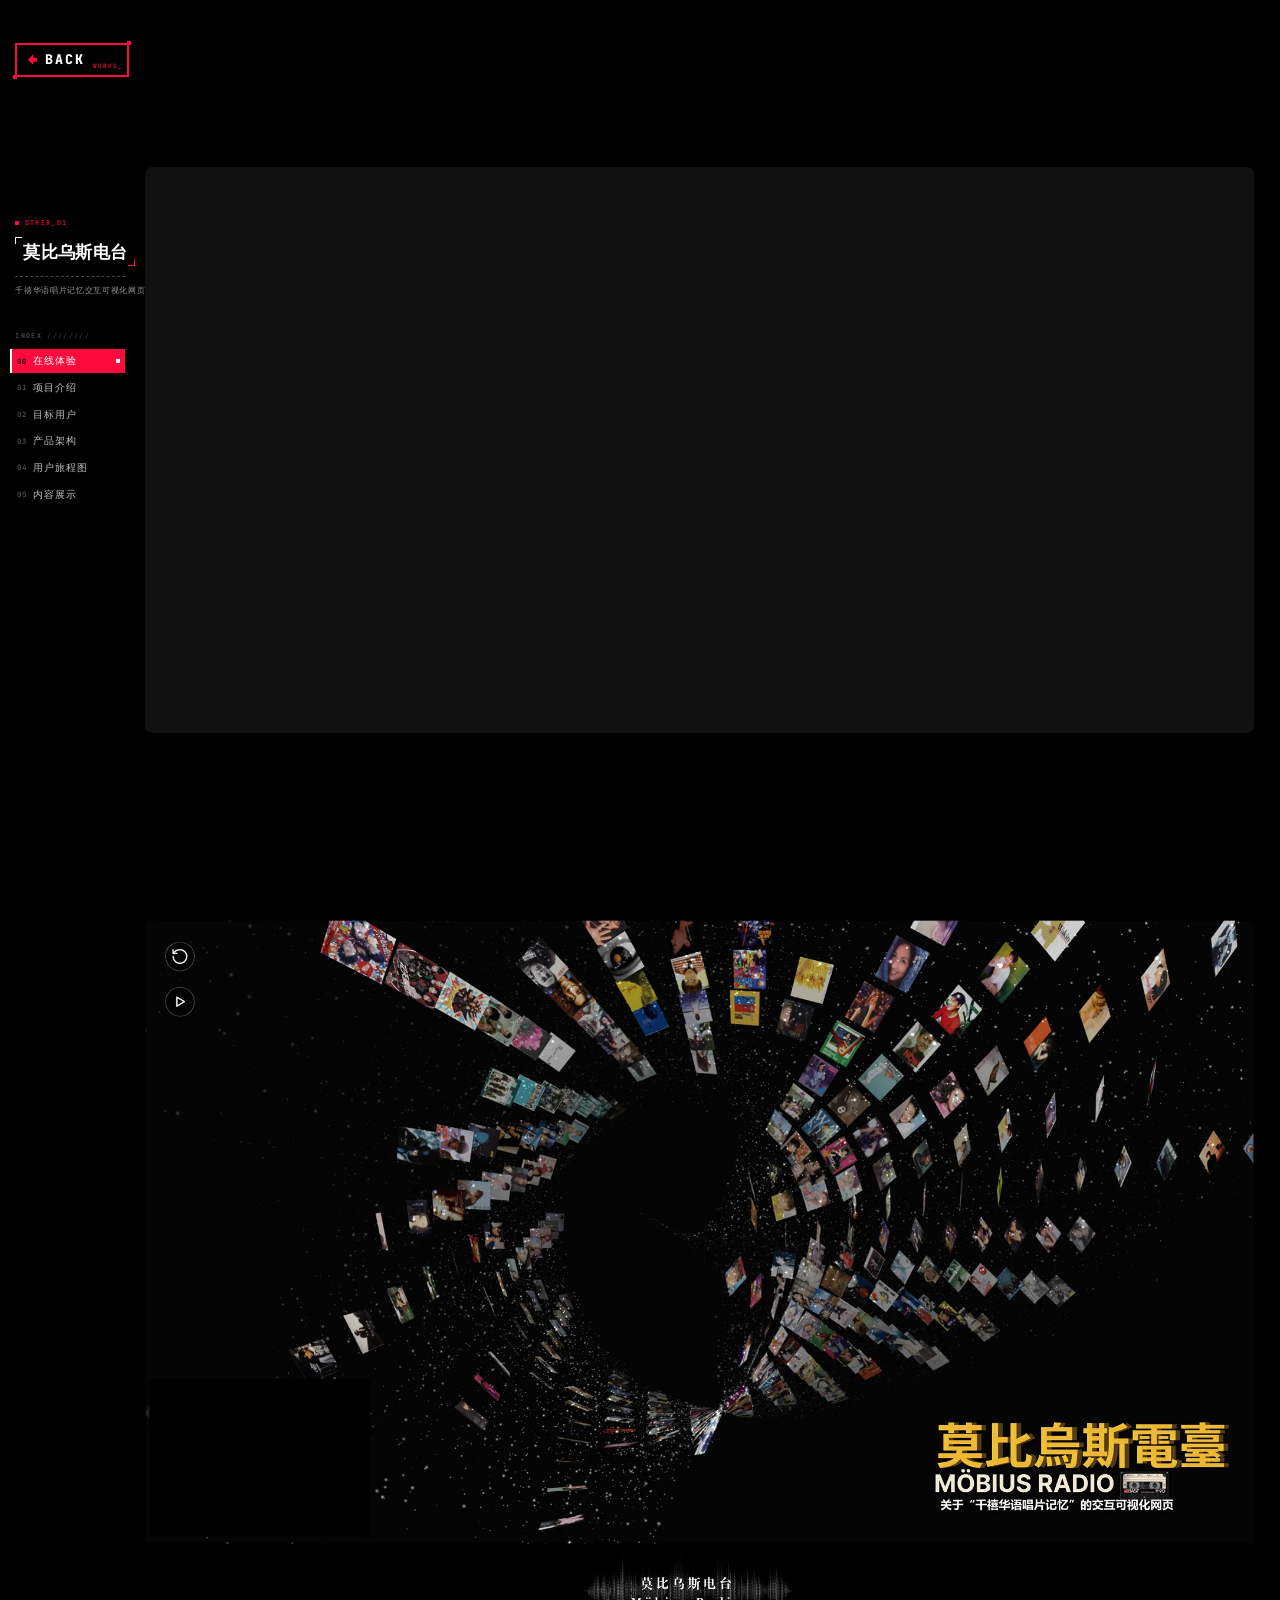
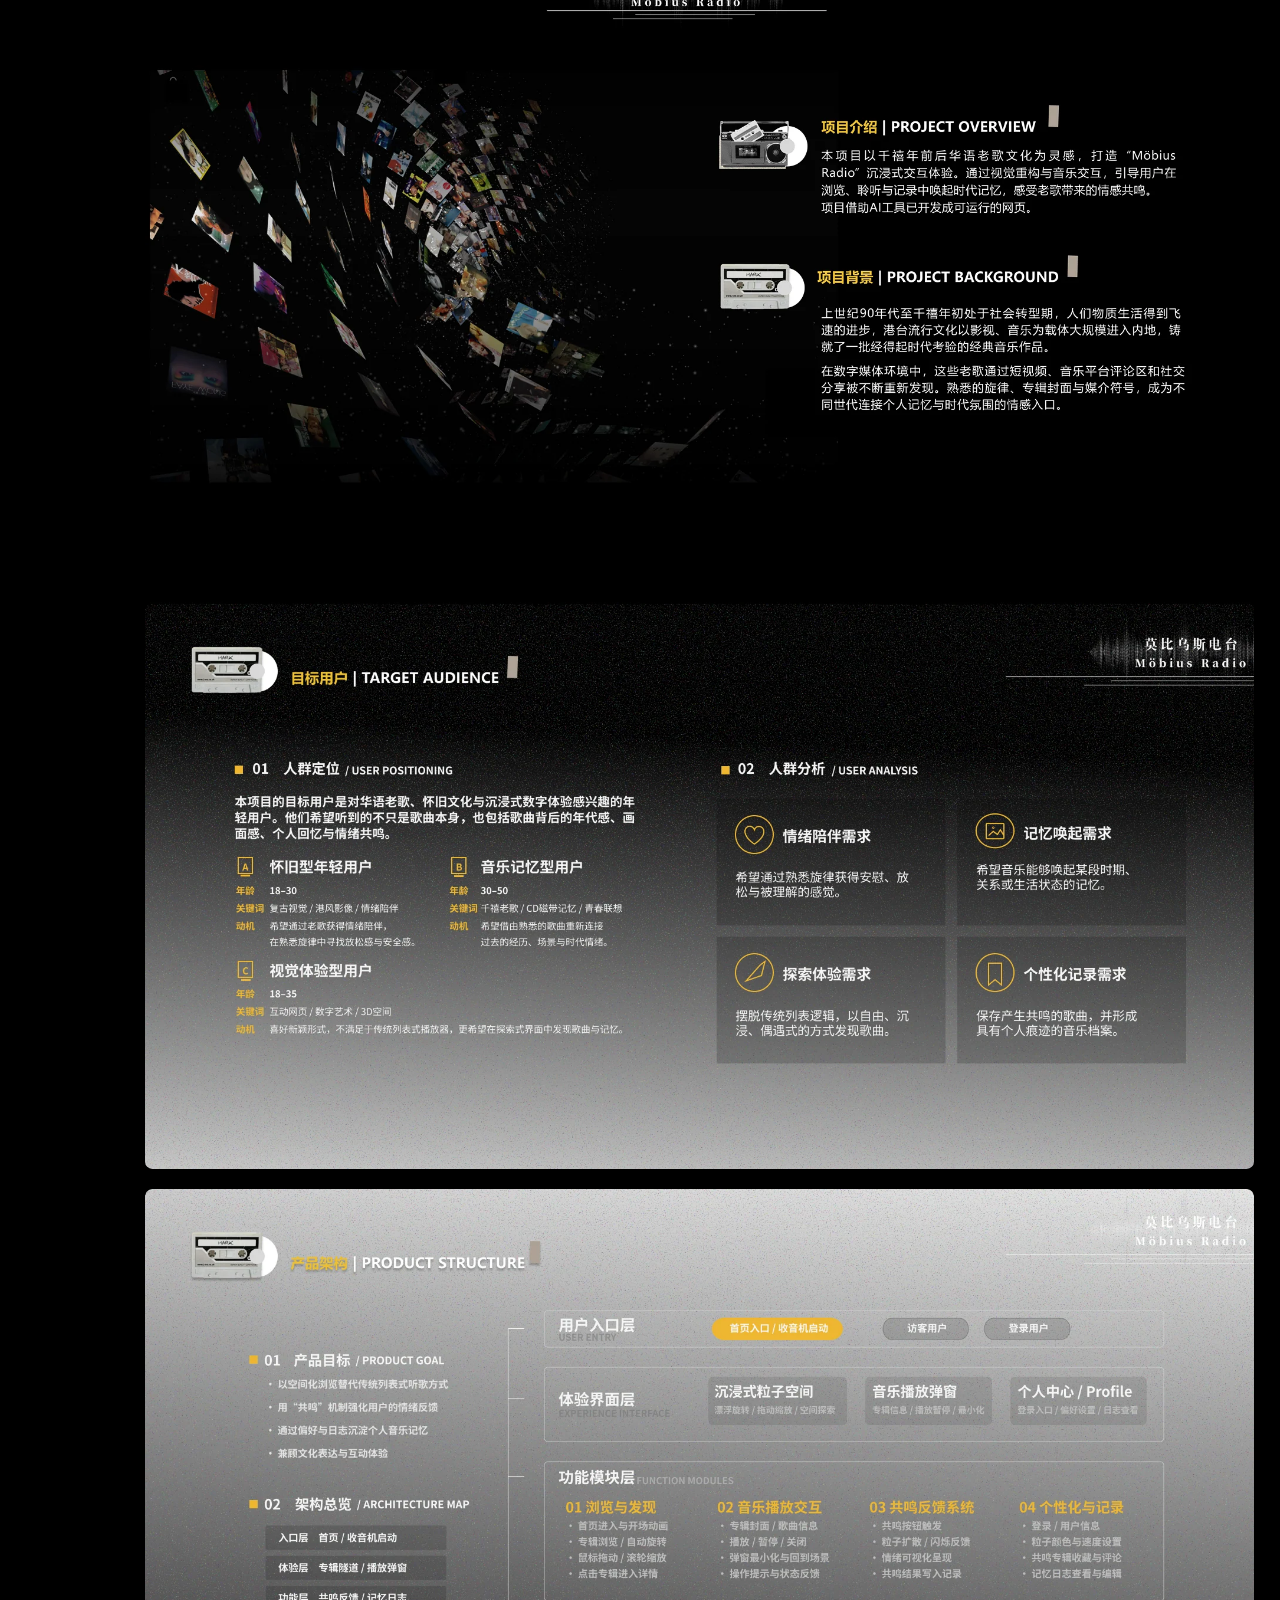
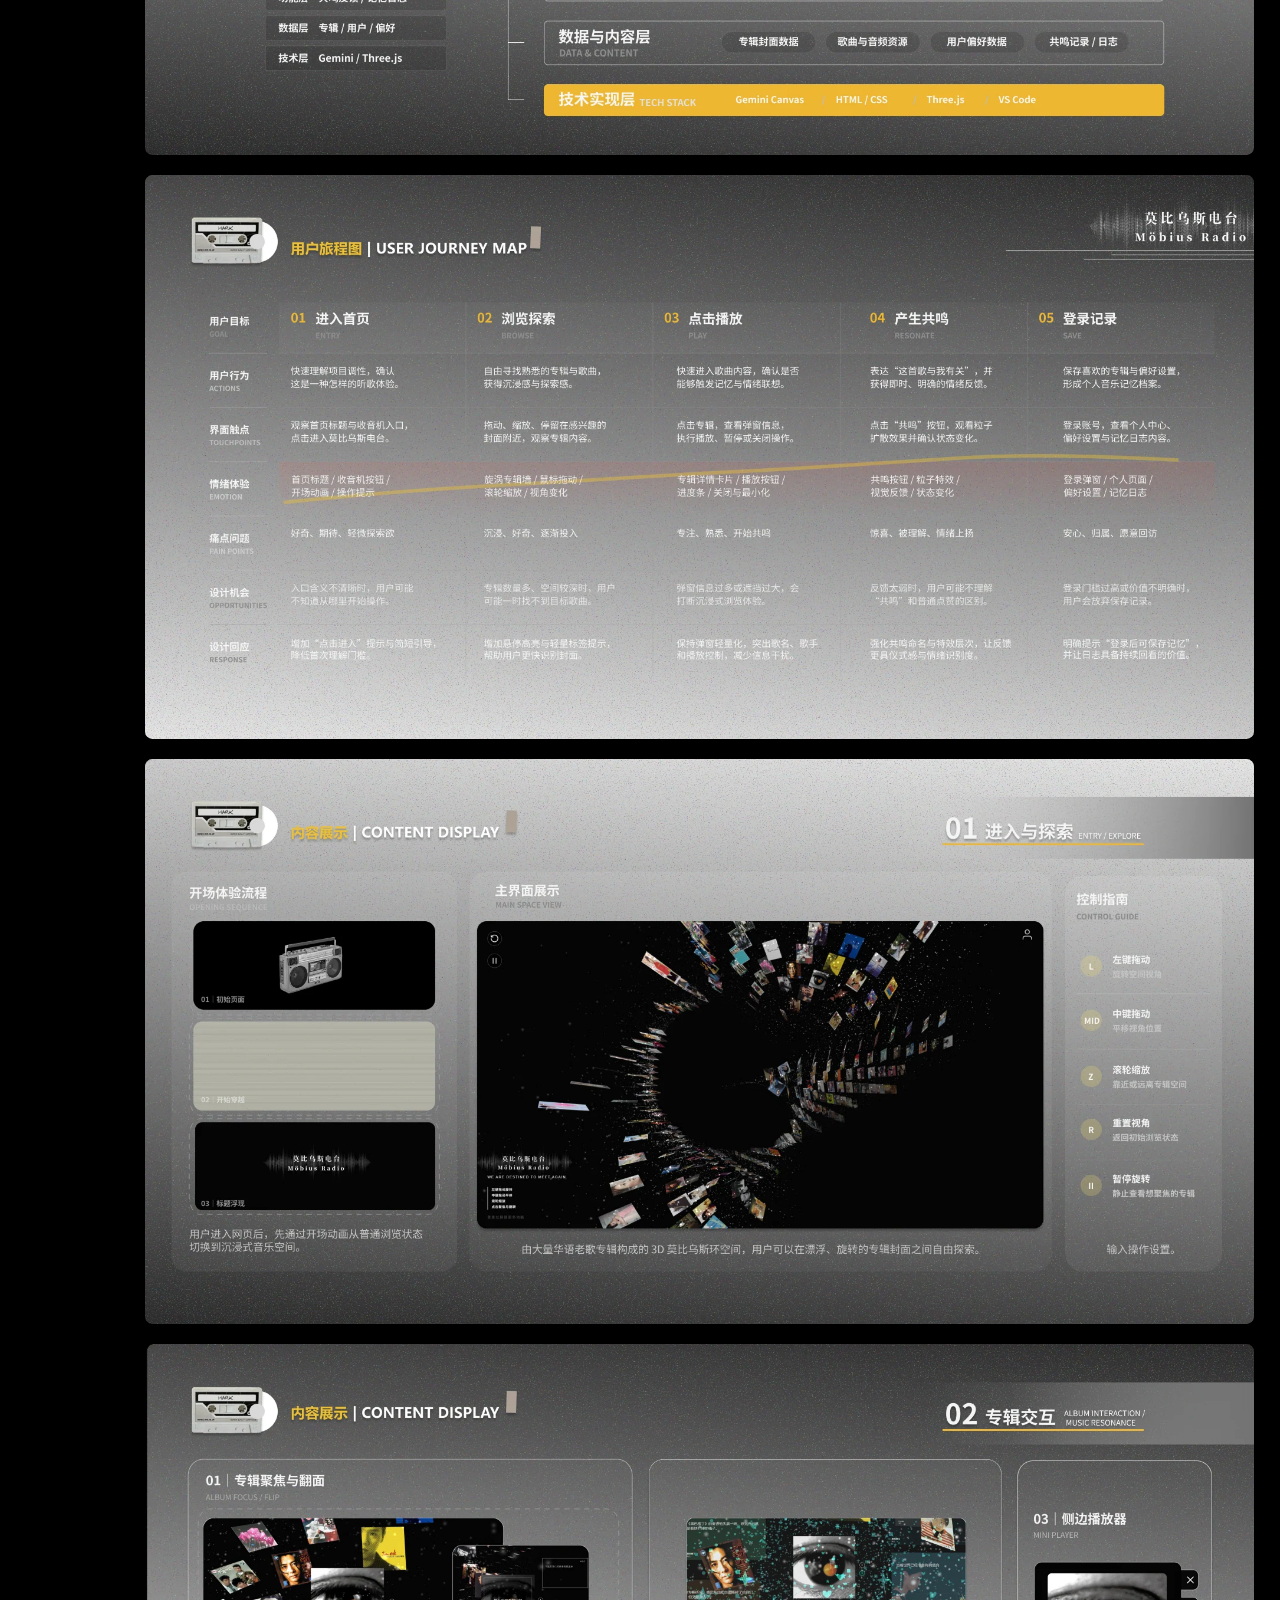
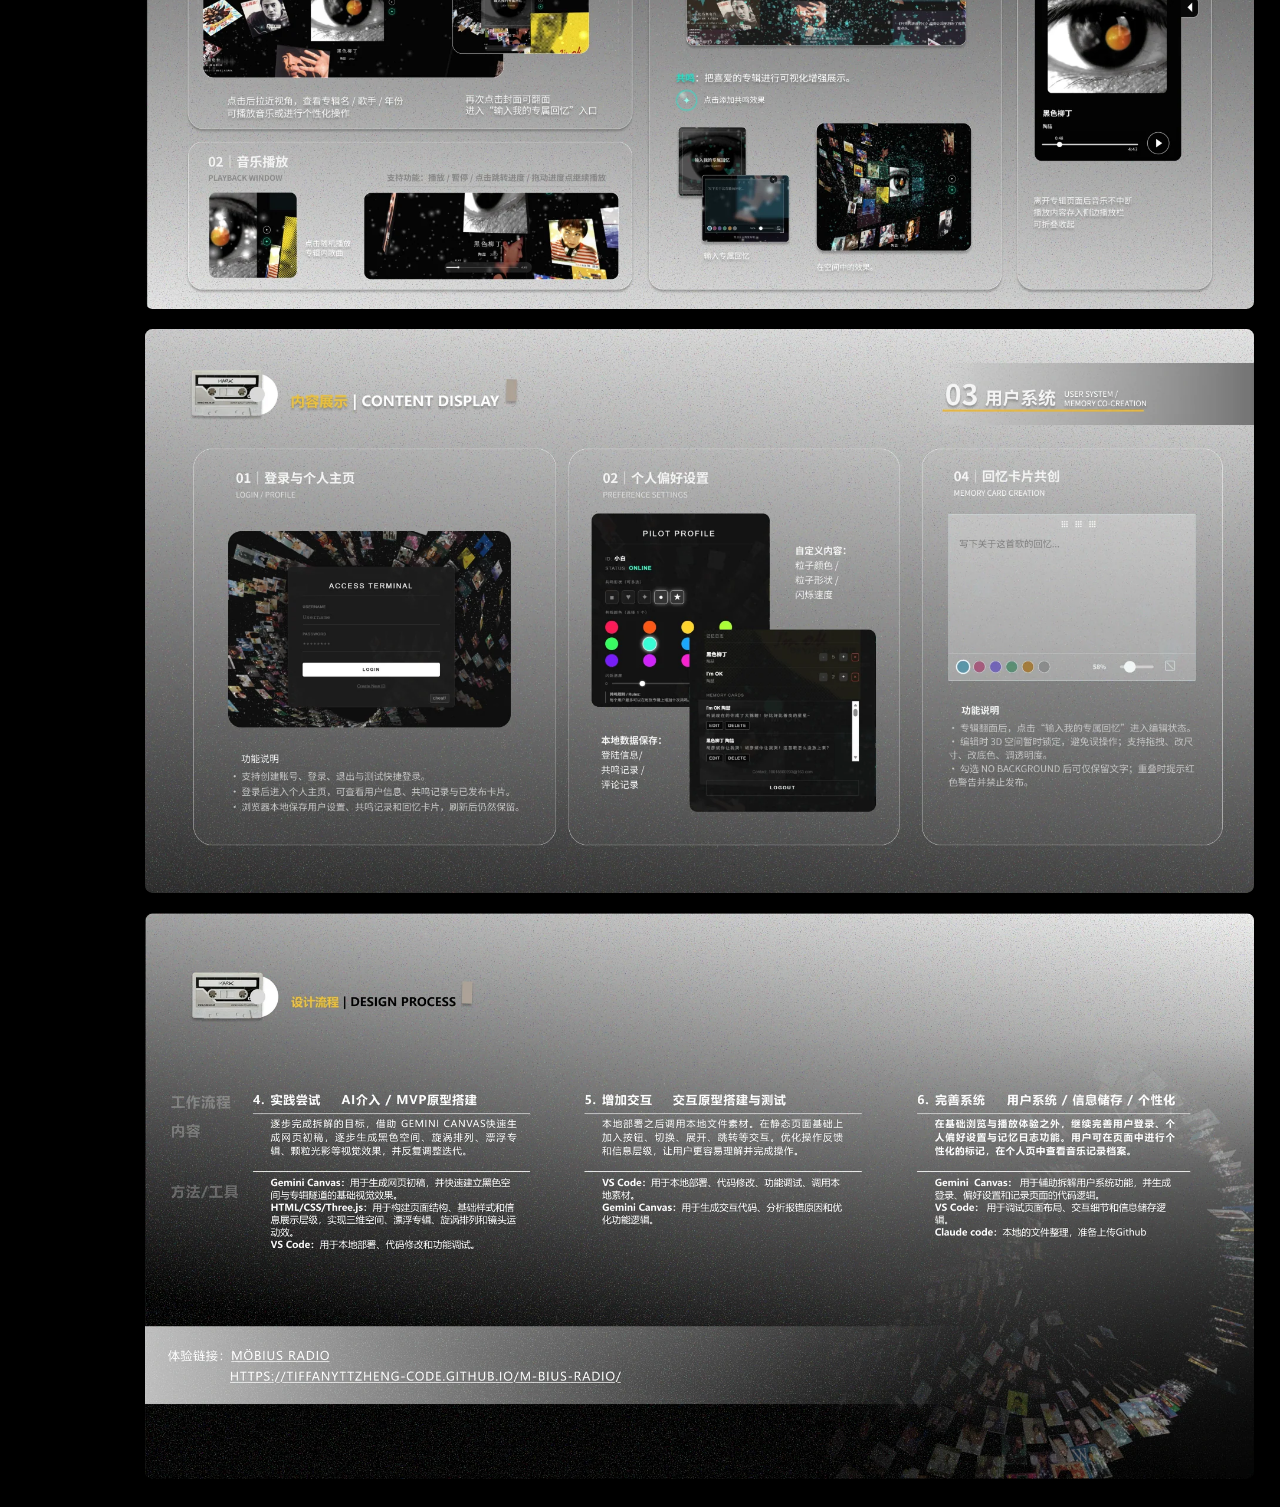
<file: mobius.html>
<!doctype html>
<html lang="zh-CN"><head><meta charset="utf-8"><meta name="viewport" content="width=device-width,initial-scale=1"><title>莫比乌斯电台 Möbius Radio · Bae 作品集</title><link rel="preload" as="image" href="./assets/Work/3-1/web/1.webp?v=1"><link rel="preconnect" href="https://fonts.googleapis.com"><link rel="preconnect" href="https://fonts.gstatic.com" crossorigin><link rel="stylesheet" href="https://fonts.googleapis.com/css2?family=JetBrains+Mono:wght@500;700;800&display=swap"><link rel="stylesheet" href="./src/css/arrogism.css?v=back-fixed-1"><link rel="stylesheet" href="./src/css/work.css?v=live-3"></head>
<body class="work"><header><a class="back" href="./index.html#/home" aria-label="返回作品集"><i class="back__arrow" aria-hidden="true"></i><span class="back__txt" aria-hidden="true">BACK</span><span class="back__sub" aria-hidden="true">WORKS</span></a></header>
<aside aria-label="作品目录"><div class="project"><span class="project__tag" aria-hidden="true">OTHER_01</span><span class="project__frame"><span class="project__name">莫比乌斯电台</span></span><small>千禧华语唱片记忆交互可视化网页</small></div>
<nav aria-label="莫比乌斯电台内容"><span class="nav__head" aria-hidden="true">INDEX</span><button data-target="p0" aria-current="true"><b aria-hidden="true">00</b><span class="nav__label">在线体验</span></button><button data-target="p1"><b aria-hidden="true">01</b><span class="nav__label">项目介绍</span></button><button data-target="p2"><b aria-hidden="true">02</b><span class="nav__label">目标用户</span></button><button data-target="p3"><b aria-hidden="true">03</b><span class="nav__label">产品架构</span></button><button data-target="p4"><b aria-hidden="true">04</b><span class="nav__label">用户旅程图</span></button><button data-target="p5"><b aria-hidden="true">05</b><span class="nav__label">内容展示</span></button></nav>
</aside>
<main class="pages">
<section class="page live" id="p0" data-anchor="在线体验" aria-label="莫比乌斯电台 在线体验"><div class="live-stage" data-live><iframe class="live-frame" src="https://tiffanyttzheng-code.github.io/M-bius-Radio/?autologin=1" title="莫比乌斯电台 Möbius Radio 在线体验" loading="eager" allow="autoplay; fullscreen" allowfullscreen referrerpolicy="no-referrer"></iframe></div></section><section class="page" id="p1" data-anchor="项目介绍"><img src="./assets/Work/3-1/web/1.webp?v=1" width="1880" height="2115" alt="莫比乌斯电台 第1页·项目介绍" loading="eager" fetchpriority="high" decoding="async"></section>
<section class="page" id="p2" data-anchor="目标用户"><img src="./assets/Work/3-1/web/2.webp?v=1" width="1880" height="985" alt="莫比乌斯电台 第2页·目标用户" loading="lazy" decoding="async"></section>
<section class="page" id="p3" data-anchor="产品架构"><img src="./assets/Work/3-1/web/3.webp?v=1" width="1880" height="959" alt="莫比乌斯电台 第3页·产品架构" loading="lazy" decoding="async"></section>
<section class="page" id="p4" data-anchor="用户旅程图"><img src="./assets/Work/3-1/web/4.webp?v=1" width="1880" height="956" alt="莫比乌斯电台 第4页·用户旅程图" loading="lazy" decoding="async"></section>
<section class="page" id="p5" data-anchor="内容展示"><img src="./assets/Work/3-1/web/5.webp?v=1" width="1880" height="958" alt="莫比乌斯电台 第5页·内容展示" loading="lazy" decoding="async"></section>
<section class="page"><img src="./assets/Work/3-1/web/6.webp?v=1" width="1880" height="956" alt="莫比乌斯电台 第6页" loading="lazy" decoding="async"></section>
<section class="page"><img src="./assets/Work/3-1/web/7.webp?v=1" width="1880" height="957" alt="莫比乌斯电台 第7页" loading="lazy" decoding="async"></section>
<section class="page sw" id="p8" aria-label="莫比乌斯电台 第8页·设计流程与体验链接"><div class="sw-stage"><img class="sw-base" src="./assets/Work/3-1/web/8.webp?v=1" width="1880" height="960" alt="莫比乌斯电台 第8页·设计流程与体验链接" loading="lazy" decoding="async"><a class="sw-link" href="https://tiffanyttzheng-code.github.io/M-bius-Radio/" target="_blank" rel="noopener" style="--l:7.61%;--t:76.35%;--w:9.2%;--h:3.33%">Möbius Radio</a><a class="sw-link" href="https://tiffanyttzheng-code.github.io/M-bius-Radio/" target="_blank" rel="noopener" style="--l:7.61%;--t:79.9%;--w:35.53%;--h:3.54%">https://tiffanyttzheng-code.github.io/M-bius-Radio/</a></div></section>
</main><script src="./src/js/work.js?v=live-2"></script></body></html>
</file>
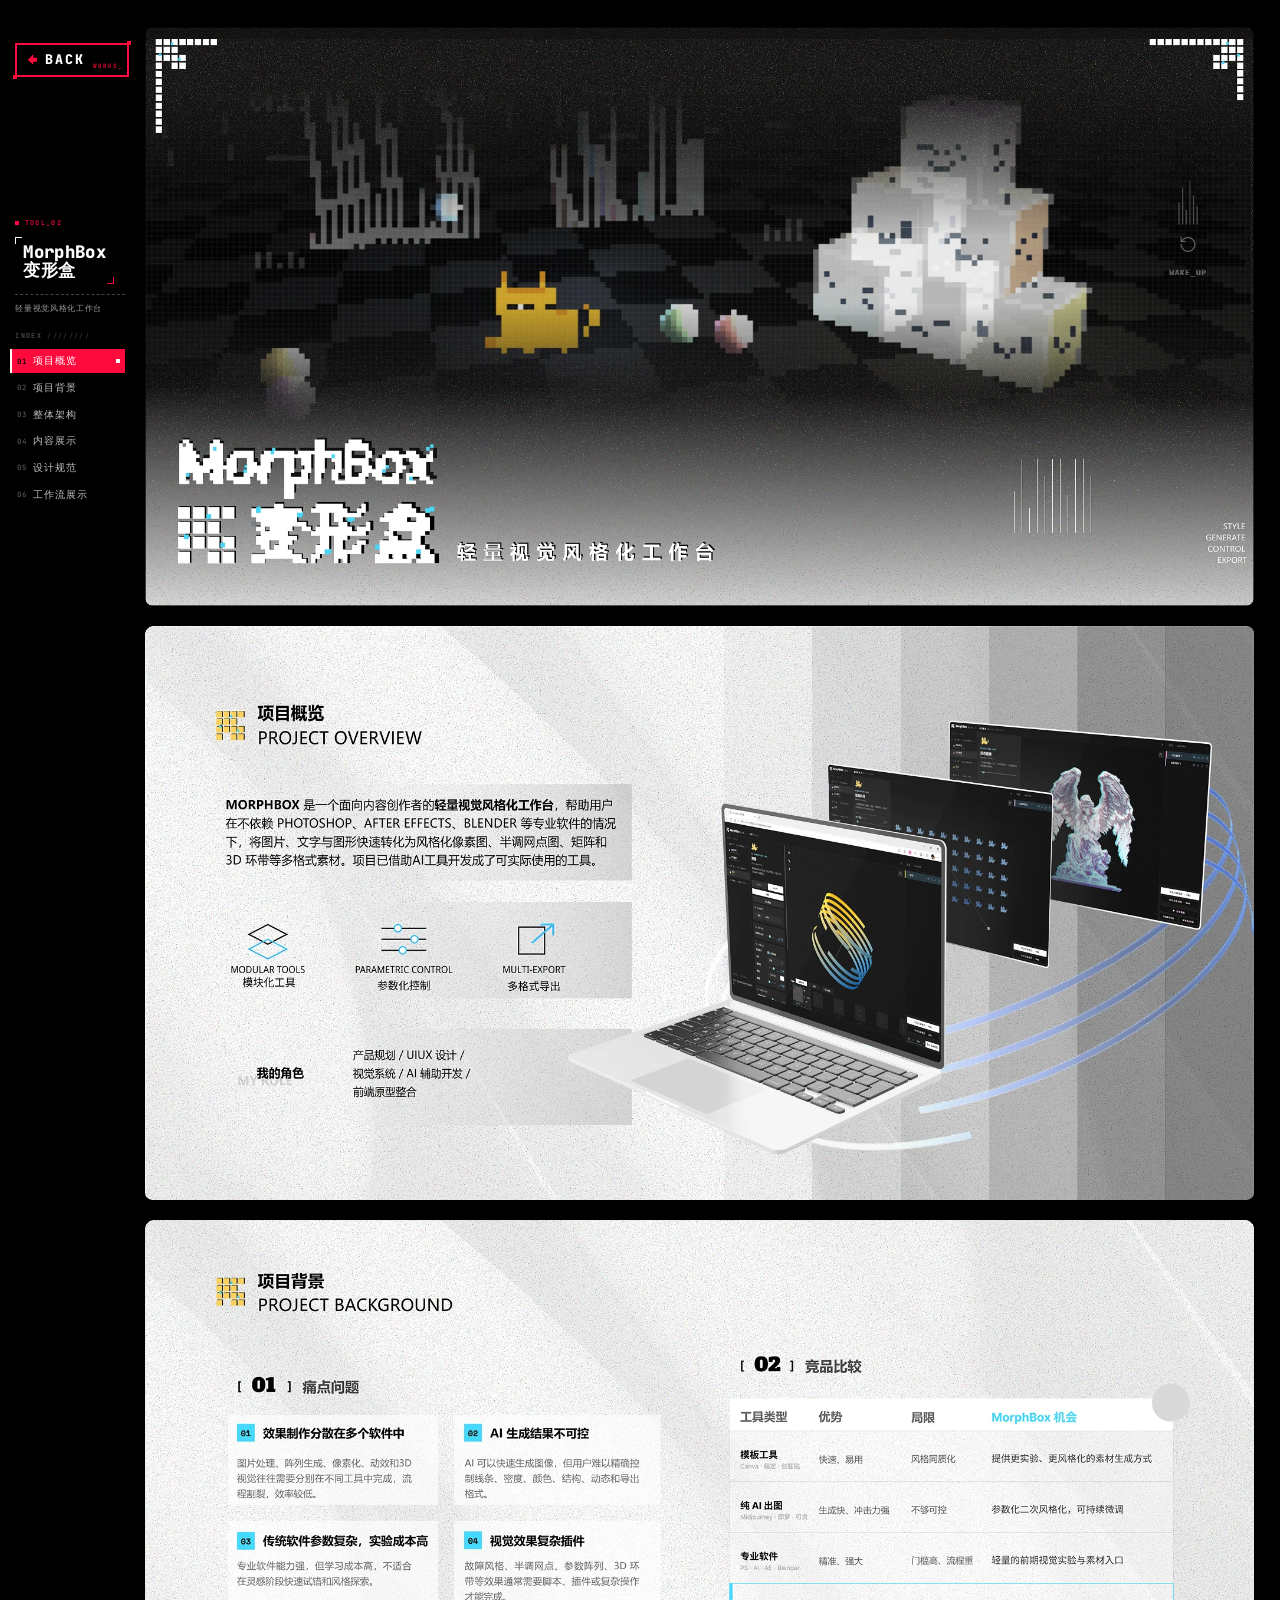
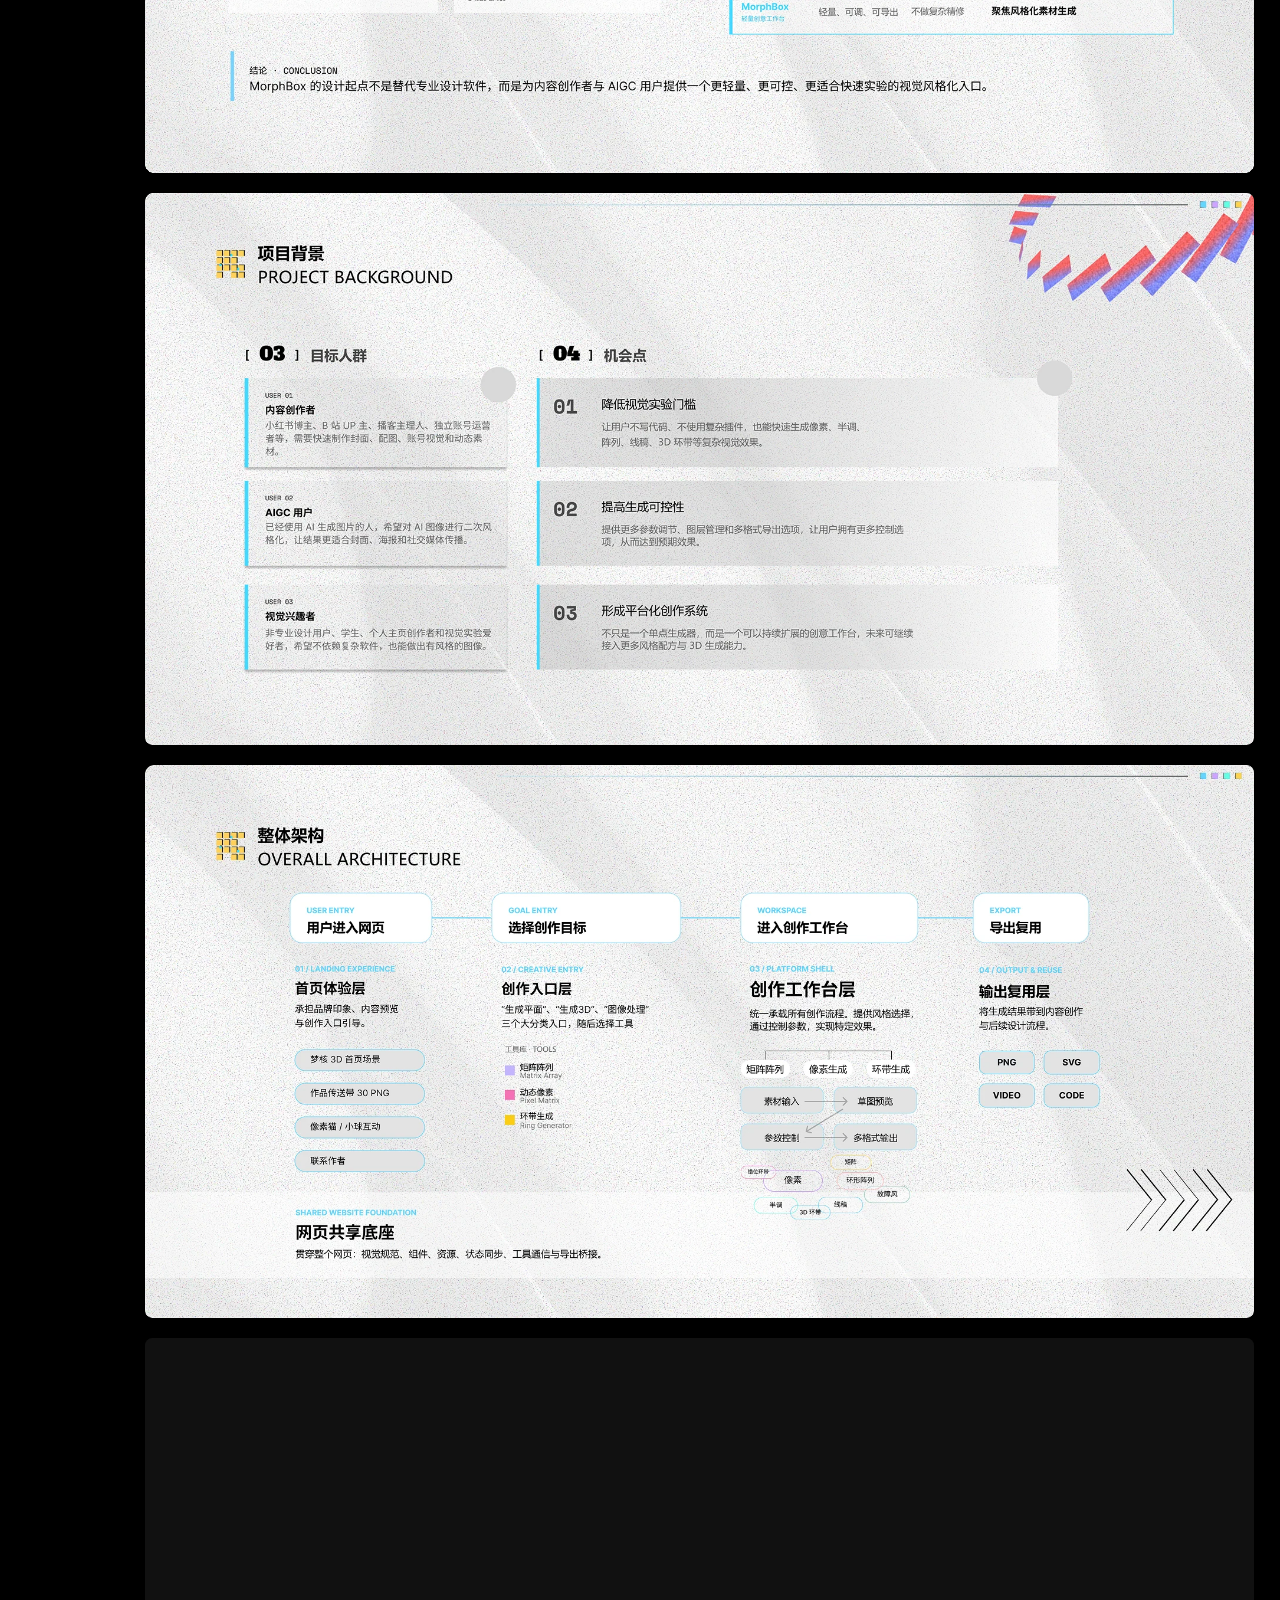
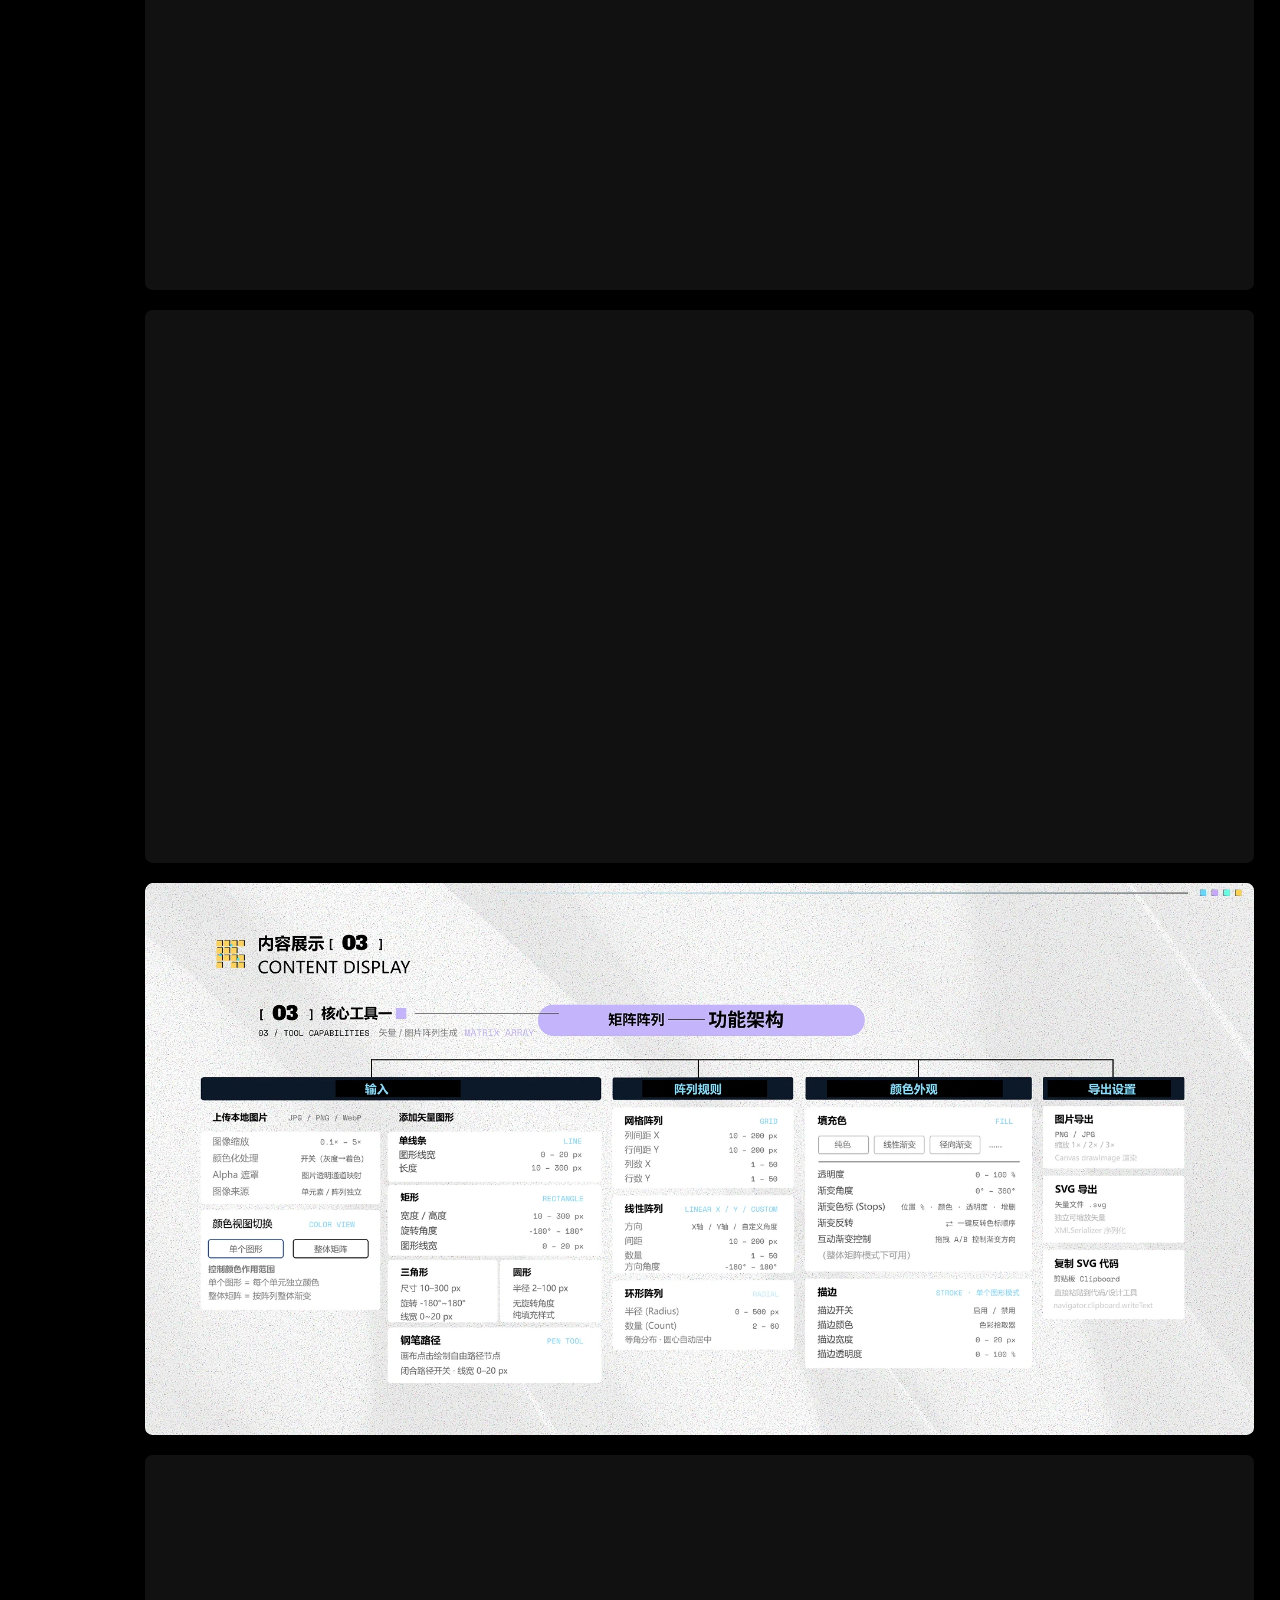
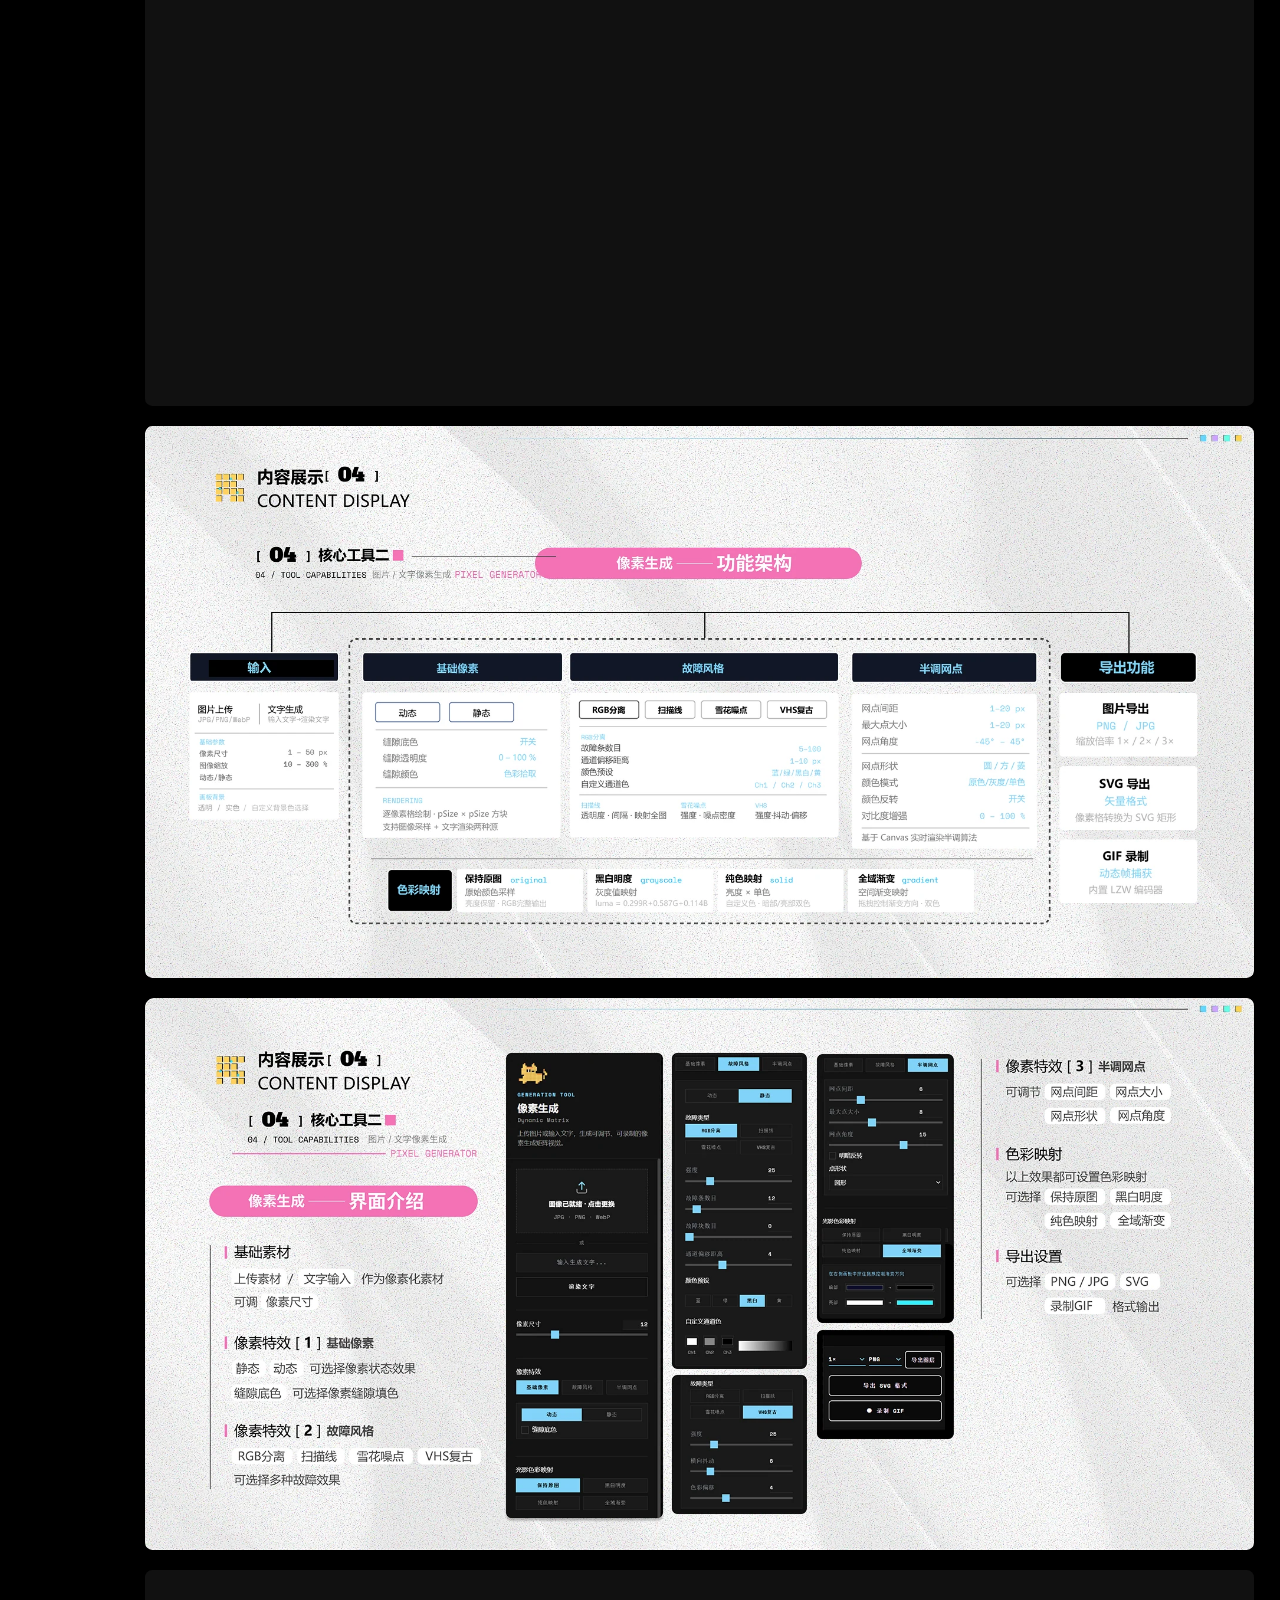
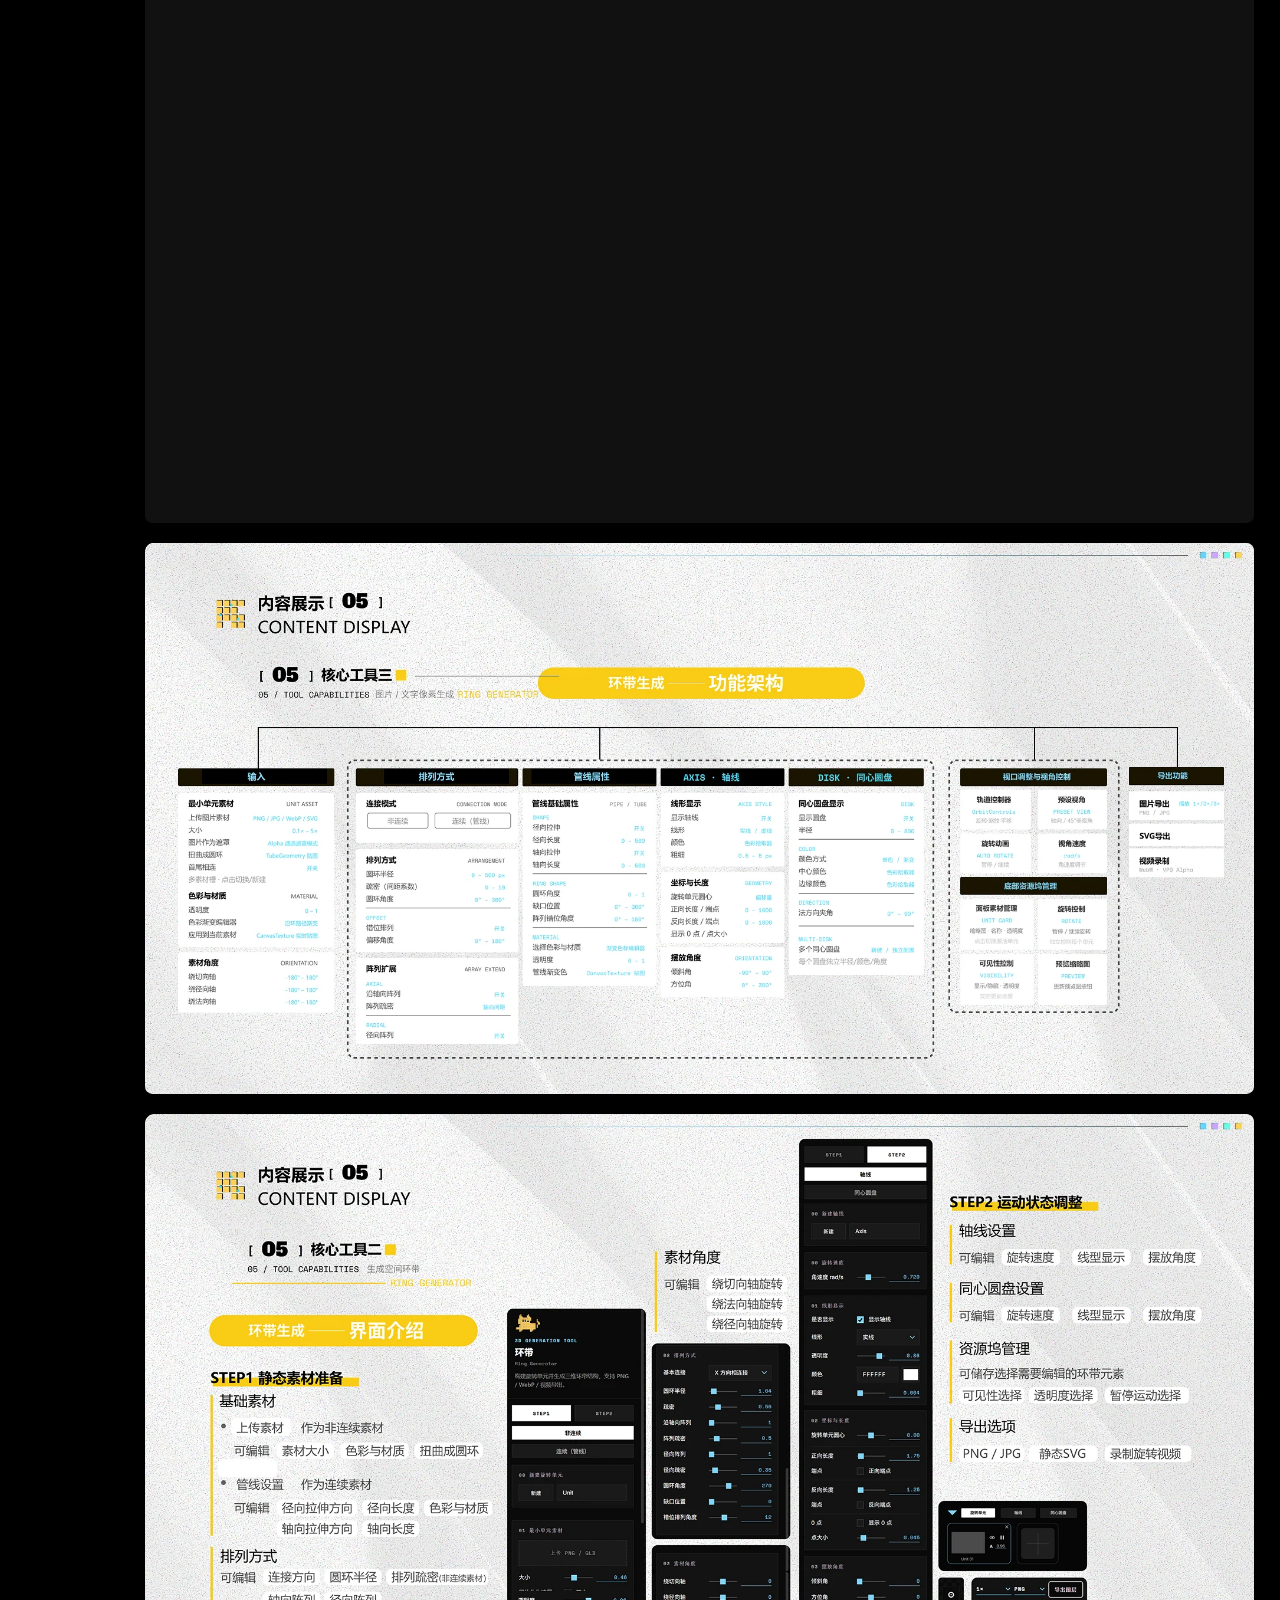
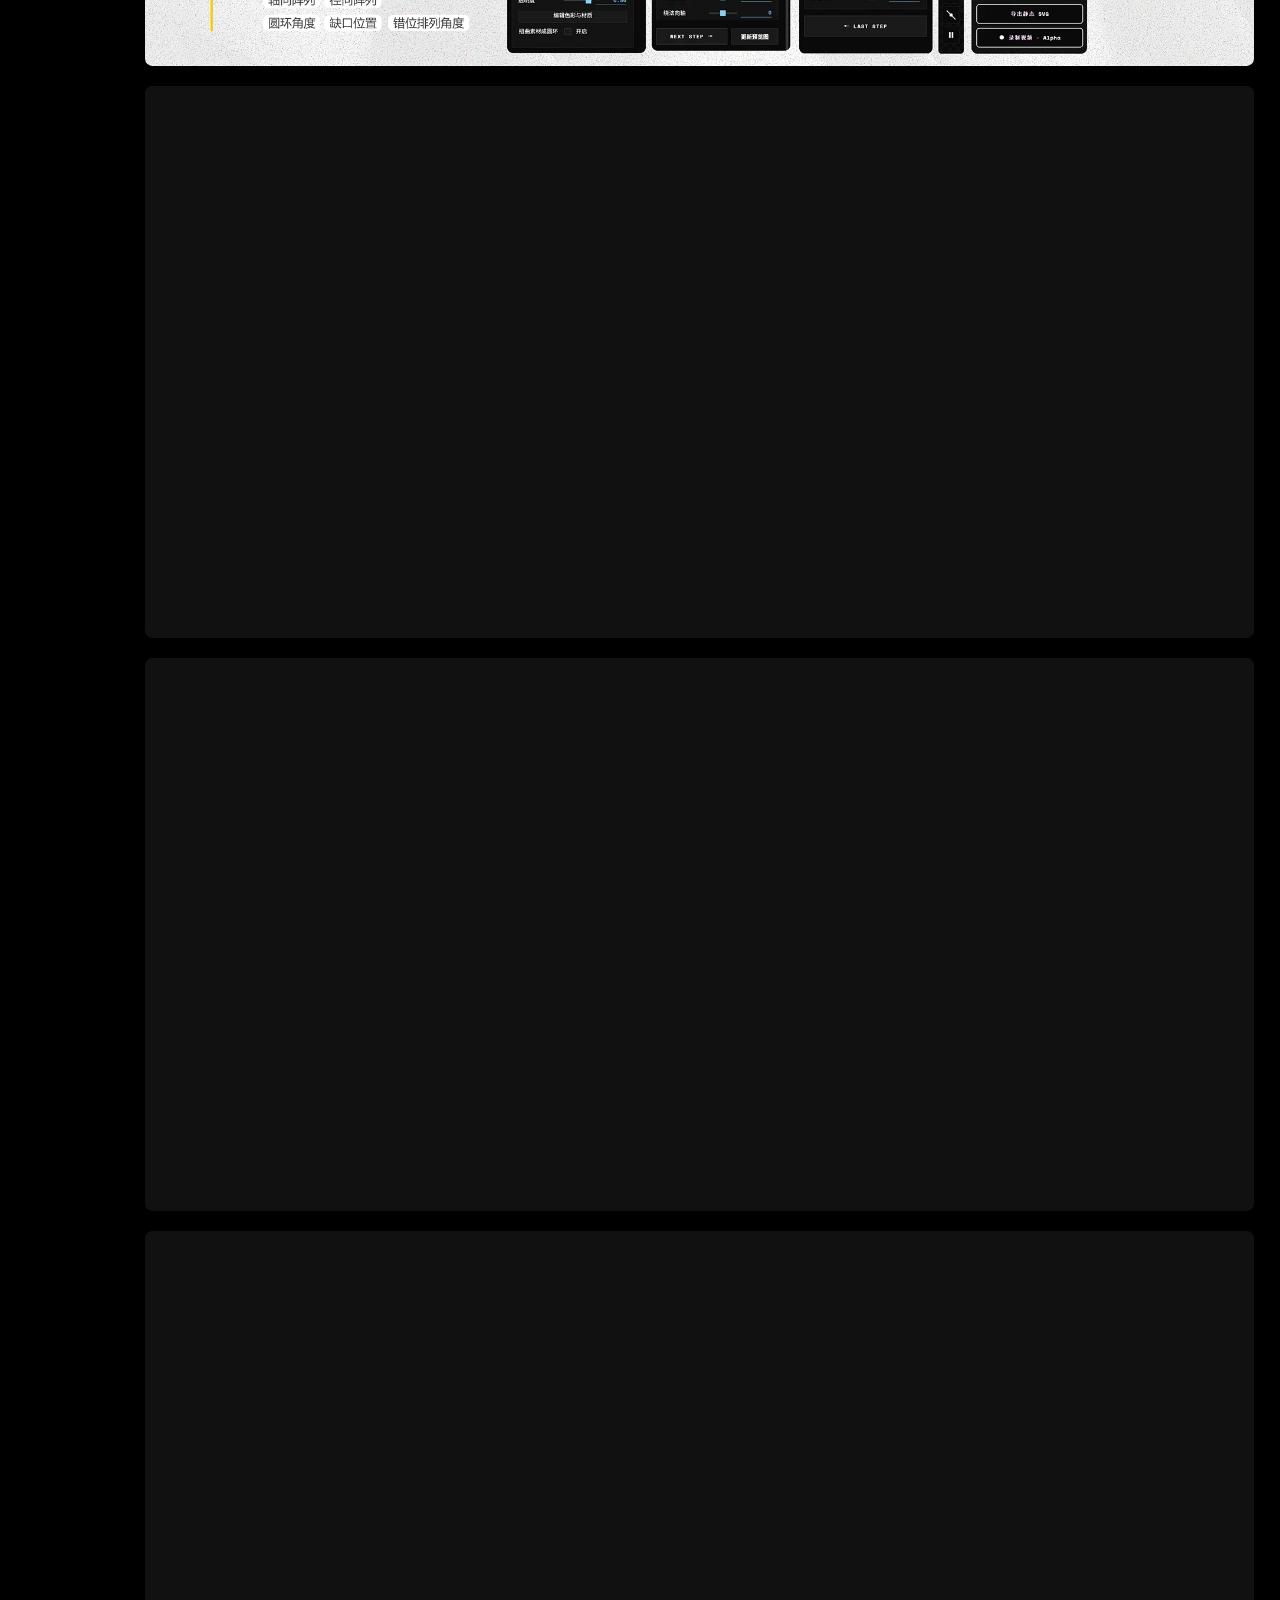
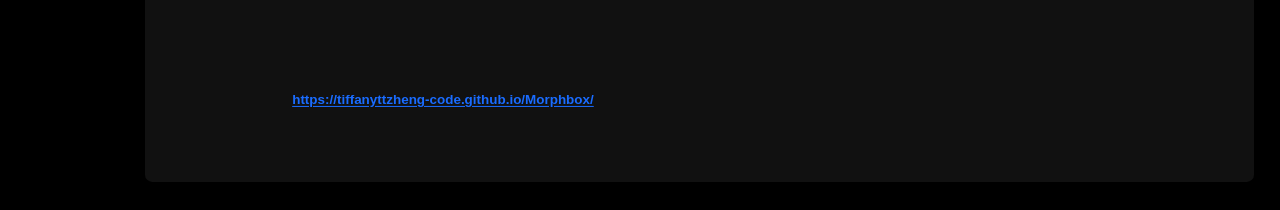
<file: morphbox.html>
<!doctype html>
<html lang="zh-CN"><head><meta charset="utf-8"><meta name="viewport" content="width=device-width,initial-scale=1"><title>MorphBox 变形盒 · Bae 作品集</title><link rel="preload" as="image" href="./assets/Work/2-2/web/1.webp"><link rel="preconnect" href="https://fonts.googleapis.com"><link rel="preconnect" href="https://fonts.gstatic.com" crossorigin><link rel="stylesheet" href="https://fonts.googleapis.com/css2?family=JetBrains+Mono:wght@500;700;800&display=swap"><link rel="stylesheet" href="./src/css/arrogism.css?v=back-fixed-1"><link rel="stylesheet" href="./src/css/work.css?v=live-2"></head>
<body class="work"><header><a class="back" href="./index.html#/home" aria-label="返回作品集"><i class="back__arrow" aria-hidden="true"></i><span class="back__txt" aria-hidden="true">BACK</span><span class="back__sub" aria-hidden="true">WORKS</span></a></header>
<aside aria-label="作品目录"><div class="project"><span class="project__tag" aria-hidden="true">TOOL_02</span><span class="project__frame"><span class="project__name">MorphBox<br>变形盒</span></span><small>轻量视觉风格化工作台</small></div>
<nav aria-label="MorphBox内容"><span class="nav__head" aria-hidden="true">INDEX</span><button data-target="p2" aria-current="true"><b aria-hidden="true">01</b><span class="nav__label">项目概览</span></button><button data-target="p3"><b aria-hidden="true">02</b><span class="nav__label">项目背景</span></button><button data-target="p5"><b aria-hidden="true">03</b><span class="nav__label">整体架构</span></button><button data-target="p6"><b aria-hidden="true">04</b><span class="nav__label">内容展示</span></button><button data-target="p16"><b aria-hidden="true">05</b><span class="nav__label">设计规范</span></button><button data-target="p17"><b aria-hidden="true">06</b><span class="nav__label">工作流展示</span></button></nav>
</aside>
<main class="pages">
<section class="page"><img src="./assets/Work/2-2/web/1.webp" width="1880" height="980" alt="MorphBox 第1页" loading="eager" fetchpriority="high" decoding="async"></section>
<section class="page" id="p2" data-anchor="项目概览"><img src="./assets/Work/2-2/web/2.webp" width="1880" height="974" alt="MorphBox 第2页·项目概览" loading="lazy" decoding="async"></section>
<section class="page" id="p3" data-anchor="项目背景"><img src="./assets/Work/2-2/web/3.webp" width="1880" height="936" alt="MorphBox 第3页·项目背景" loading="lazy" decoding="async"></section>
<section class="page"><img src="./assets/Work/2-2/web/4.webp" width="1880" height="936" alt="MorphBox 第4页" loading="lazy" decoding="async"></section>
<section class="page" id="p5" data-anchor="整体架构"><img src="./assets/Work/2-2/web/5.webp" width="1880" height="937" alt="MorphBox 第5页·整体架构" loading="lazy" decoding="async"></section>
<section class="page" id="p6" data-anchor="内容展示"><img src="./assets/Work/2-2/web/6.webp" width="1880" height="936" alt="MorphBox 第6页·内容展示" loading="lazy" decoding="async"></section>
<section class="page"><img src="./assets/Work/2-2/web/7.webp" width="1880" height="937" alt="MorphBox 第7页" loading="lazy" decoding="async"></section>
<section class="page"><img src="./assets/Work/2-2/web/8.webp" width="1880" height="935" alt="MorphBox 第8页" loading="lazy" decoding="async"></section>
<section class="page"><img src="./assets/Work/2-2/web/9.webp" width="1880" height="934" alt="MorphBox 第9页" loading="lazy" decoding="async"></section>
<section class="page"><img src="./assets/Work/2-2/web/10.webp" width="1880" height="935" alt="MorphBox 第10页" loading="lazy" decoding="async"></section>
<section class="page"><img src="./assets/Work/2-2/web/11.webp" width="1880" height="936" alt="MorphBox 第11页" loading="lazy" decoding="async"></section>
<section class="page"><img src="./assets/Work/2-2/web/12.webp" width="1880" height="937" alt="MorphBox 第12页" loading="lazy" decoding="async"></section>
<section class="page"><img src="./assets/Work/2-2/web/13.webp" width="1880" height="936" alt="MorphBox 第13页" loading="lazy" decoding="async"></section>
<section class="page"><img src="./assets/Work/2-2/web/14.webp" width="1880" height="936" alt="MorphBox 第14页" loading="lazy" decoding="async"></section>
<section class="page"><img src="./assets/Work/2-2/web/15.webp" width="1880" height="936" alt="MorphBox 第15页" loading="lazy" decoding="async"></section>
<section class="page" id="p16" data-anchor="设计规范"><img src="./assets/Work/2-2/web/16.webp" width="1880" height="937" alt="MorphBox 第16页·设计规范" loading="lazy" decoding="async"></section>
<section class="page page--live" id="p17" data-anchor="工作流展示"><img src="./assets/Work/2-2/web/17.webp" width="1880" height="934" alt="MorphBox 第17页·工作流展示" loading="lazy" decoding="async"><a class="live-link" href="https://tiffanyttzheng-code.github.io/Morphbox/" target="_blank" rel="noopener">https://tiffanyttzheng-code.github.io/Morphbox/</a></section>
</main><script src="./src/js/work.js?v=swap-1"></script></body></html>
</file>
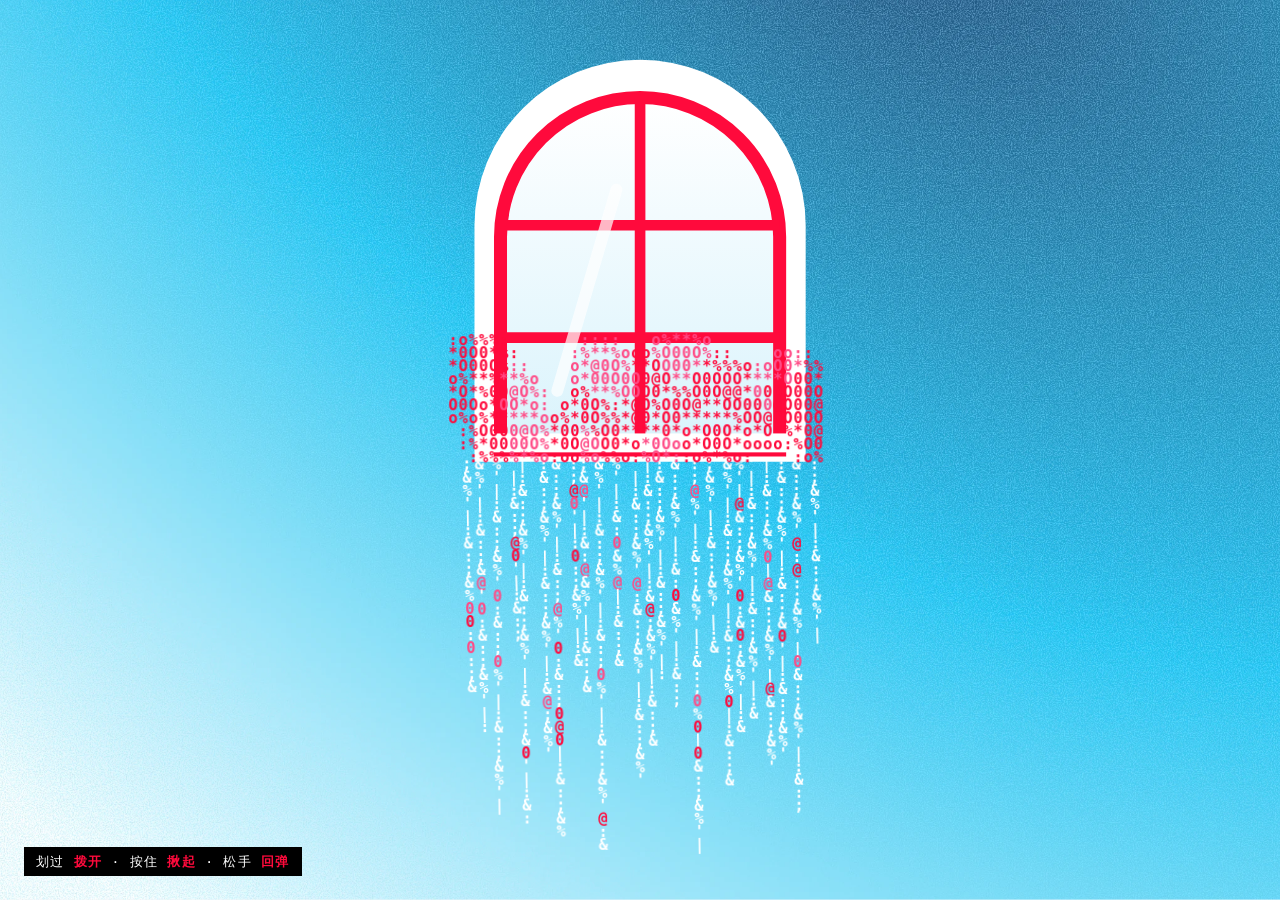
<file: text-curtain.html>
<!doctype html>
<html lang="zh-CN">
<head>
  <meta charset="UTF-8">
  <meta name="viewport" content="width=device-width, initial-scale=1">
  <title>窗台珠帘 · 演示</title>
  <style>
    :root { --red: #FF0A3C; --sky: #56CFF0; }
    html, body { margin: 0; height: 100%; }
    /* 背景沿用首页的天空图，和红蓝版同一套颜色 */
    body {
      display: grid; place-items: center; overflow: hidden;
      background: url("./assets/home/sky.webp") center / cover no-repeat, var(--sky);
    }
    /* 场景：窗户 SVG 和字符画布叠在一起，坐标都是 340 × 700 的设计单位 */
    .scene { position: relative; width: min(420px, 80vw, calc(92vh * 340 / 700)); aspect-ratio: 340 / 700; }
    .scene svg, .scene canvas { position: absolute; inset: 0; width: 100%; height: 100%; display: block; }
    .tip {
      position: fixed; left: 24px; bottom: 24px; margin: 0; padding: 8px 12px;
      background: #000; color: #fff; font: 13px/1 "JetBrains Mono", Consolas, monospace; letter-spacing: .1em;
      pointer-events: none;
    }
    .tip b { color: var(--red); font-weight: 700; }
  </style>
</head>
<body>
  <div class="scene">
    <!-- 窗户：白色外框 + 红色拱形窗棂 + 浅色玻璃 + 白色窗台 -->
    <svg viewBox="0 0 340 700" aria-hidden="true">
      <defs>
        <linearGradient id="glass" x1="0" y1="0" x2="0" y2="1">
          <stop offset="0" stop-color="#ffffff"/>
          <stop offset="1" stop-color="#d9f3fc"/>
        </linearGradient>
      </defs>
      <path d="M30 360 V160 A140 140 0 0 1 310 160 V360 Z" fill="#fff"/>
      <path d="M52 350 V170 A118 118 0 0 1 288 170 V350 Z" fill="url(#glass)" stroke="#FF0A3C" stroke-width="11"/>
      <path d="M170 52 V350 M52 160 H288 M52 255 H288" stroke="#FF0A3C" stroke-width="9" fill="none"/>
      <path d="M100 300 L150 130" stroke="#fff" stroke-width="10" stroke-linecap="round" opacity=".7"/>
      <rect x="34" y="336" width="272" height="16" fill="#fff"/>
    </svg>
    <canvas data-curtain aria-label="窗台字符珠帘：用鼠标拨动垂下的字符"></canvas>
  </div>
  <p class="tip">划过 <b>拨开</b> · 按住 <b>揪起</b> · 松手 <b>回弹</b></p>

  <script src="./src/js/text-curtain.js?v=7"></script>
  <script>TextCurtain.mount(document.querySelector('[data-curtain]'));</script>
</body>
</html>
</file>
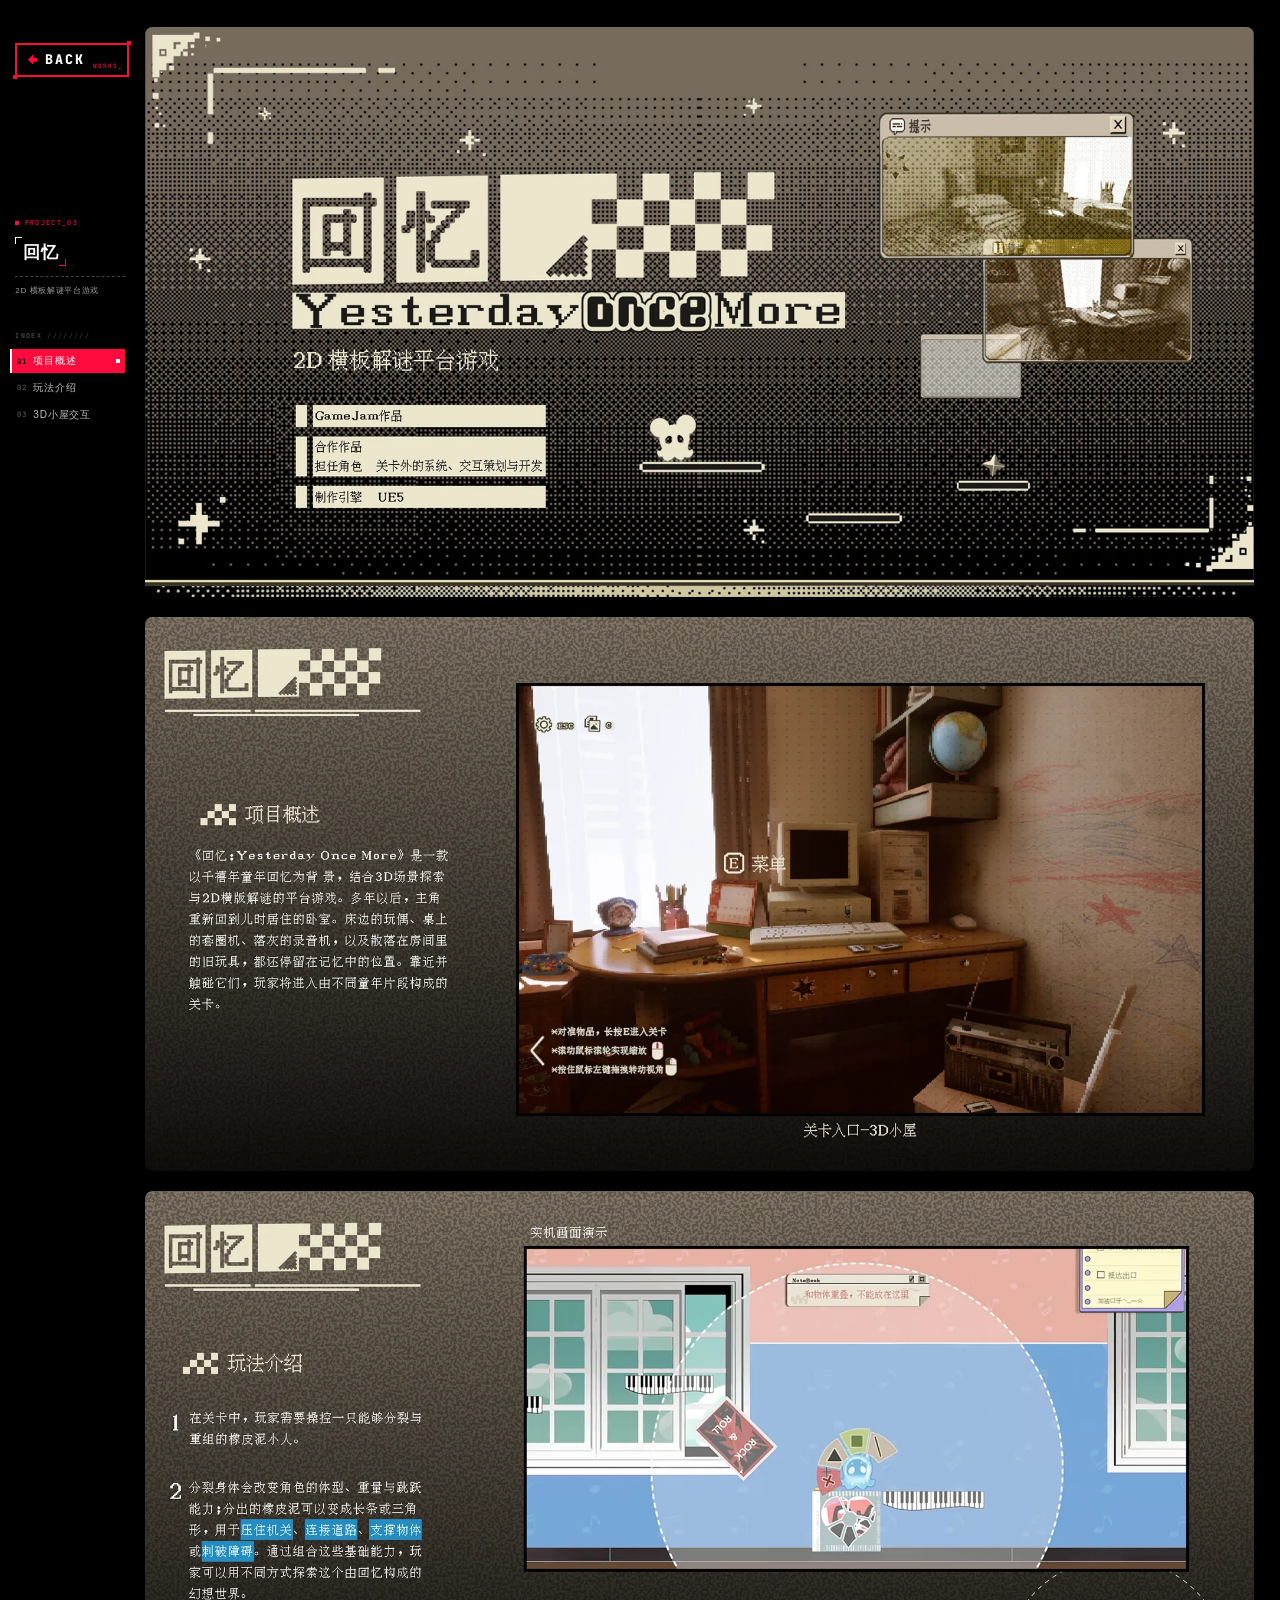
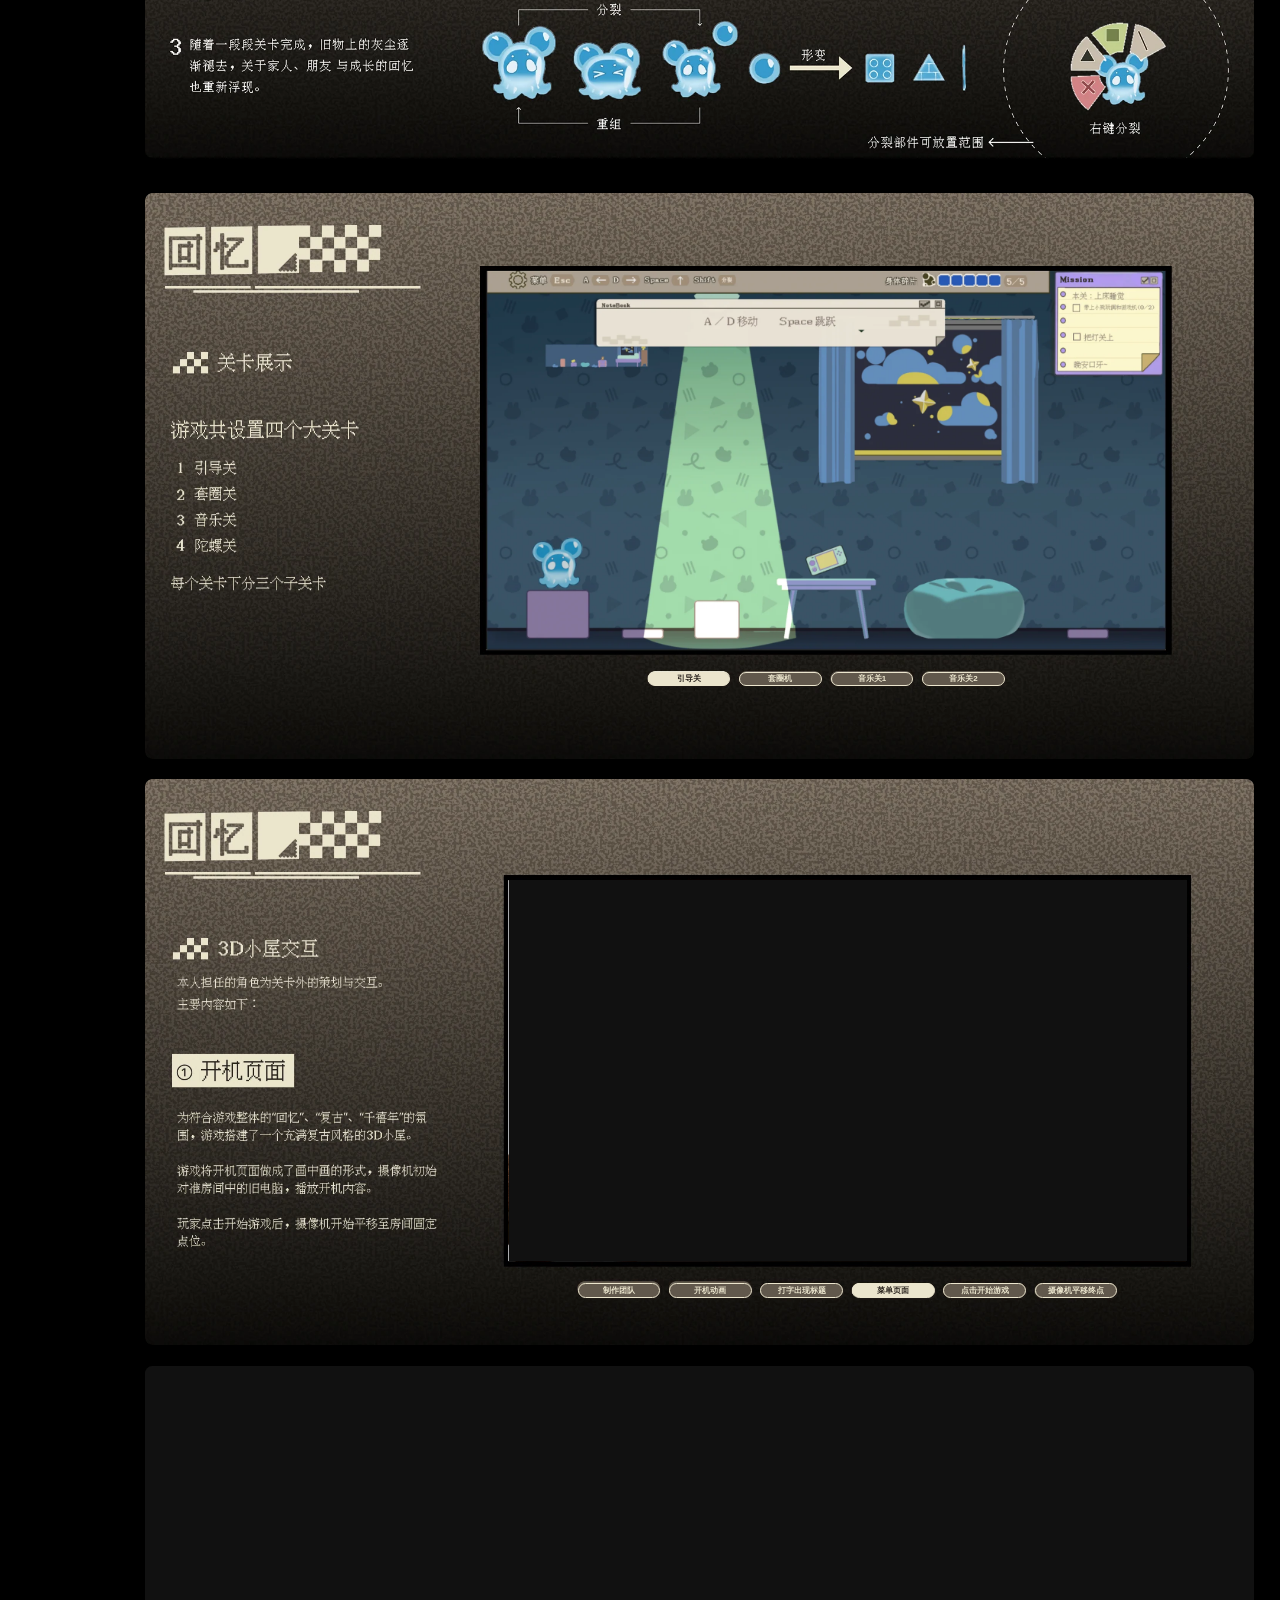
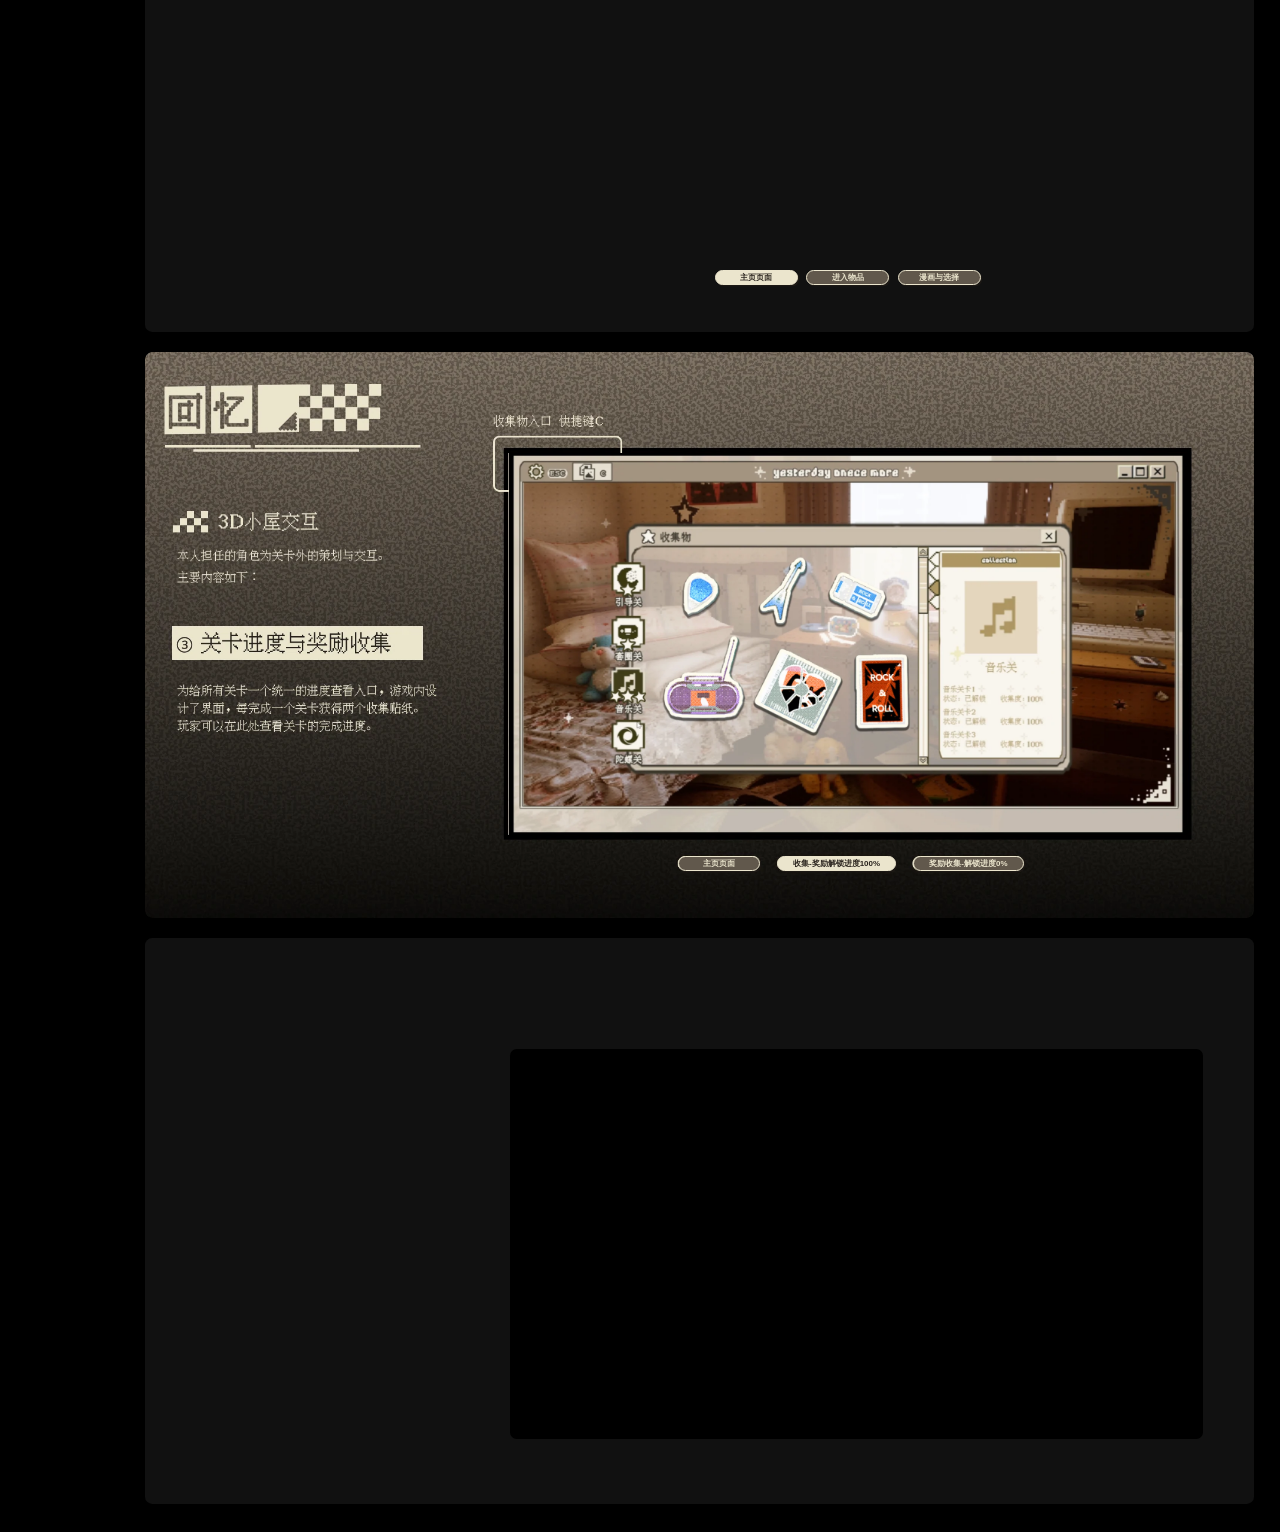
<file: yesterday.html>
<!doctype html>
<html lang="zh-CN"><head><meta charset="utf-8"><meta name="viewport" content="width=device-width,initial-scale=1"><title>回忆 Yesterday Once More · Bae 作品集</title><link rel="preload" as="image" href="./assets/Work/2-3/web/1.webp"><link rel="preconnect" href="https://fonts.googleapis.com"><link rel="preconnect" href="https://fonts.gstatic.com" crossorigin><link rel="stylesheet" href="https://fonts.googleapis.com/css2?family=JetBrains+Mono:wght@500;700;800&display=swap"><link rel="stylesheet" href="./src/css/arrogism.css?v=back-fixed-1"><link rel="stylesheet" href="./src/css/work.css?v=video-1"></head>
<body class="work"><header><a class="back" href="./index.html#/home" aria-label="返回作品集"><i class="back__arrow" aria-hidden="true"></i><span class="back__txt" aria-hidden="true">BACK</span><span class="back__sub" aria-hidden="true">WORKS</span></a></header>
<aside aria-label="作品目录"><div class="project"><span class="project__tag" aria-hidden="true">PROJECT_03</span><span class="project__frame"><span class="project__name">回忆</span></span><small>2D 横板解谜平台游戏</small></div>
<nav aria-label="回忆内容"><span class="nav__head" aria-hidden="true">INDEX</span><button data-target="p2" aria-current="true"><b aria-hidden="true">01</b><span class="nav__label">项目概述</span></button><button data-target="p3"><b aria-hidden="true">02</b><span class="nav__label">玩法介绍</span></button><button data-target="p5"><b aria-hidden="true">03</b><span class="nav__label">3D小屋交互</span></button></nav>
</aside>
<main class="pages">
<section class="page"><img src="./assets/Work/2-3/web/1.webp" width="1880" height="965" alt="回忆 第1页" loading="eager" fetchpriority="high" decoding="async"></section>
<section class="page" id="p2" data-anchor="项目概述"><img src="./assets/Work/2-3/web/2.webp" width="1880" height="939" alt="回忆 第2页·项目概述" loading="lazy" decoding="async"></section>
<section class="page" id="p3" data-anchor="玩法介绍"><img src="./assets/Work/2-3/web/3.webp" width="1880" height="986" alt="回忆 第3页" loading="lazy" decoding="async"></section>
<section class="page sw" id="p4" aria-label="回忆 第4页"><div class="sw-stage" style="--sl:30.48%;--st:13.44%;--sw:61.84%;--sh:67.60%"><img class="sw-base" src="./assets/Work/2-3/web/4.webp?v=1" width="1880" height="960" alt="回忆 第4页" loading="lazy" decoding="async"><img class="sw-shot is-on" data-sw-shot="guide" src="./assets/Work/2-3/web/4-guide.webp?v=1" alt="引导关" loading="lazy" decoding="async"><img class="sw-shot" data-sw-shot="ring" src="./assets/Work/2-3/web/4-ring.webp?v=1" alt="套圈机" loading="lazy" decoding="async"><img class="sw-shot" data-sw-shot="music1" src="./assets/Work/2-3/web/4-music1.webp?v=1" alt="音乐关1" loading="lazy" decoding="async"><img class="sw-shot" data-sw-shot="music2" src="./assets/Work/2-3/web/4-music2.webp?v=1" alt="音乐关2" loading="lazy" decoding="async"><div class="sw-pills" role="group" aria-label="切换画面"><button class="sw-pill" type="button" data-sw-view="guide" aria-pressed="true" style="--l:45.32%;--t:84.48%;--w:7.45%">引导关</button><button class="sw-pill" type="button" data-sw-view="ring" aria-pressed="false" style="--l:53.56%;--t:84.48%;--w:7.45%">套圈机</button><button class="sw-pill" type="button" data-sw-view="music1" aria-pressed="false" style="--l:61.81%;--t:84.48%;--w:7.45%">音乐关1</button><button class="sw-pill" type="button" data-sw-view="music2" aria-pressed="false" style="--l:70.05%;--t:84.48%;--w:7.45%">音乐关2</button></div></div></section>
<section class="page sw" id="p5" data-anchor="3D小屋交互" aria-label="回忆 第5页"><div class="sw-stage" style="--sl:32.77%;--st:17.81%;--sw:61.12%;--sh:67.33%"><img class="sw-base" src="./assets/Work/2-3/web/5.webp?v=1" width="1880" height="960" alt="回忆 第5页" loading="lazy" decoding="async"><img class="sw-shot" data-sw-shot="team" src="./assets/Work/2-3/web/5-team.webp?v=1" alt="制作团队" loading="lazy" decoding="async"><img class="sw-shot" data-sw-shot="boot" src="./assets/Work/2-3/web/5-boot.webp?v=1" alt="开机动画" loading="lazy" decoding="async"><img class="sw-shot" data-sw-shot="type" src="./assets/Work/2-3/web/5-type.webp?v=1" alt="打字出现标题" loading="lazy" decoding="async"><img class="sw-shot is-on" data-sw-shot="menu" src="./assets/Work/2-3/web/5-menu.webp?v=1" alt="菜单页面" loading="lazy" decoding="async"><img class="sw-shot" data-sw-shot="start" src="./assets/Work/2-3/web/5-start.webp?v=1" alt="点击开始游戏" loading="lazy" decoding="async"><img class="sw-shot" data-sw-shot="end" src="./assets/Work/2-3/web/5-end.webp?v=1" alt="摄像机平移终点" loading="lazy" decoding="async"><div class="sw-pills" role="group" aria-label="切换画面"><button class="sw-pill" type="button" data-sw-view="team" aria-pressed="false" style="--l:38.99%;--t:89.06%;--w:7.45%">制作团队</button><button class="sw-pill" type="button" data-sw-view="boot" aria-pressed="false" style="--l:47.23%;--t:89.06%;--w:7.45%">开机动画</button><button class="sw-pill" type="button" data-sw-view="type" aria-pressed="false" style="--l:55.48%;--t:89.06%;--w:7.45%">打字出现标题</button><button class="sw-pill" type="button" data-sw-view="menu" aria-pressed="true" style="--l:63.72%;--t:89.06%;--w:7.45%">菜单页面</button><button class="sw-pill" type="button" data-sw-view="start" aria-pressed="false" style="--l:71.97%;--t:89.06%;--w:7.45%">点击开始游戏</button><button class="sw-pill" type="button" data-sw-view="end" aria-pressed="false" style="--l:80.21%;--t:89.06%;--w:7.45%">摄像机平移终点</button></div></div></section>
<section class="page sw" id="p6" aria-label="回忆 第6页"><div class="sw-stage" style="--sl:32.77%;--st:17.81%;--sw:61.12%;--sh:67.33%"><img class="sw-base" src="./assets/Work/2-3/web/6.webp?v=1" width="1880" height="960" alt="回忆 第6页" loading="lazy" decoding="async"><img class="sw-shot is-on" data-sw-shot="home" src="./assets/Work/2-3/web/6-home.webp?v=1" alt="主页页面" loading="lazy" decoding="async"><img class="sw-shot" data-sw-shot="enter" src="./assets/Work/2-3/web/6-enter.webp?v=1" alt="进入物品" loading="lazy" decoding="async"><img class="sw-shot" data-sw-shot="comic" src="./assets/Work/2-3/web/6-comic.webp?v=1" alt="漫画与选择" loading="lazy" decoding="async"><div class="sw-pills" role="group" aria-label="切换画面"><button class="sw-pill" type="button" data-sw-view="home" aria-pressed="true" style="--l:51.38%;--t:89.06%;--w:7.45%">主页页面</button><button class="sw-pill" type="button" data-sw-view="enter" aria-pressed="false" style="--l:59.63%;--t:89.06%;--w:7.45%">进入物品</button><button class="sw-pill" type="button" data-sw-view="comic" aria-pressed="false" style="--l:67.87%;--t:89.06%;--w:7.45%">漫画与选择</button></div></div></section>
<section class="page sw" id="p7" aria-label="回忆 第7页"><div class="sw-stage" style="--sl:32.77%;--st:17.81%;--sw:61.17%;--sh:67.50%"><img class="sw-base" src="./assets/Work/2-3/web/7.webp?v=1" width="1880" height="960" alt="回忆 第7页" loading="lazy" decoding="async"><img class="sw-shot" data-sw-shot="home" src="./assets/Work/2-3/web/7-home.webp?v=1" alt="主页页面" loading="lazy" decoding="async"><img class="sw-shot is-on" data-sw-shot="p100" src="./assets/Work/2-3/web/7-p100.webp?v=1" alt="收集-奖励解锁进度100%" loading="lazy" decoding="async"><img class="sw-shot" data-sw-shot="p0" src="./assets/Work/2-3/web/7-p0.webp?v=1" alt="奖励收集-解锁进度0%" loading="lazy" decoding="async"><div class="sw-pills" role="group" aria-label="切换画面"><button class="sw-pill" type="button" data-sw-view="home" aria-pressed="false" style="--l:48.03%;--t:89.06%;--w:7.45%">主页页面</button><button class="sw-pill" type="button" data-sw-view="p100" aria-pressed="true" style="--l:56.97%;--t:89.06%;--w:10.74%">收集-奖励解锁进度100%</button><button class="sw-pill" type="button" data-sw-view="p0" aria-pressed="false" style="--l:69.20%;--t:89.06%;--w:10.05%">奖励收集-解锁进度0%</button></div></div></section>
<section class="page sw" id="p8" aria-label="回忆 第8页"><div class="sw-stage"><img class="sw-base" src="./assets/Work/2-3/web/8.webp?v=1" width="1880" height="960" alt="回忆 第8页·视频展示与试玩入口" loading="lazy" decoding="async"><a class="sw-link" href="https://www.taptap.cn/app/986841?os=pc" target="_blank" rel="noopener" style="--l:2.82%;--t:37.71%;--w:23.19%;--h:2.92%">回忆：Yesterday Once More 电脑/主机 - TapTap</a><div class="sw-video" style="--l:32.93%;--t:19.58%;--w:62.45%;--h:68.85%"><iframe src="//player.bilibili.com/player.html?bvid=BV1kyyvzNEzK&autoplay=0&high_quality=1&danmaku=0" title="小屋演示" loading="lazy" scrolling="no" frameborder="0" allow="fullscreen" allowfullscreen></iframe></div></div></section>
</main><script src="./src/js/work.js?v=guide-2"></script></body></html>
</file>
<file: src/css/loading.css>
:root {
  --sky: #56CFF0;
  --cyan: #2EDCF7;
  --red: #FF0A3C;
  --pink: #FF4B86;
  --white: #FFFFFF;
  --mono: ui-monospace, "JetBrains Mono", Consolas, monospace;
}

* { box-sizing: border-box; margin: 0; }
html, body { height: 100%; overflow: hidden; background: #fff; }
body { font-family: system-ui, "PingFang SC", "Microsoft YaHei", sans-serif; }

.stage {
  position: fixed;
  inset: 0;
  overflow: hidden;
  background: var(--sky);
  --bs: 0;          /* 爆炸物当前尺寸，由 JS 每帧写入 */
  --flow: 1.3s;     /* 能量点列流速 */
  --pulse: 1.4s;    /* 光晕脉冲周期 */
}

/* 斜向擦入：三角形从左下角长出，直到盖满整屏 */
/* 天空底色一直在场景下面；开场由上层的 .sweep 掠过露出 */
.wipe {
  position: absolute;
  inset: 0;
}
.wipe--red { display: none; }
/* loading 和爆炸阶段的背景：Figma「Frame 8」的渐变天空（和主页同一张），图片没加载出来时退回纯天蓝 */
.wipe--sky { background: url("../../assets/home/sky.webp") center / cover no-repeat, var(--sky); }

.bg {
  position: absolute;
  inset: 0;
  width: 100%;
  height: 100%;
}


/* 噪点：白色细颗粒，按帧跳动 */
.grain {
  position: absolute;
  inset: -50%;
  opacity: 0;
  pointer-events: none;
  background-image: url("data:image/svg+xml,%3Csvg xmlns='http://www.w3.org/2000/svg' width='240' height='240'%3E%3Cfilter id='n'%3E%3CfeTurbulence type='fractalNoise' baseFrequency='.85' numOctaves='2' stitchTiles='stitch'/%3E%3CfeColorMatrix values='0 0 0 0 1 0 0 0 0 1 0 0 0 0 1 0 0 0 2.2 -1.25'/%3E%3C/filter%3E%3Crect width='100%25' height='100%25' filter='url(%23n)'/%3E%3C/svg%3E");
  animation: grain .45s steps(3) infinite;
}
@keyframes grain {
  0%   { transform: translate(0, 0); }
  33%  { transform: translate(-3%, 2%); }
  66%  { transform: translate(2%, -3%); }
  100% { transform: translate(-1%, 1%); }
}

/* 交叉警示条 */
.hazard {
  position: absolute;
  inset: 0;
  opacity: 0;
  pointer-events: none;
}
/* 两条粗警示带（按 Figma「03 临界」）：红底白纹、白底红纹，条纹由 JS 生成，粗细不规则 */
.hazard i {
  position: absolute;
  left: 50%;
  top: 50%;
  width: 3200px;
  height: 19vmin;
  margin: -9.5vmin 0 0 -1600px;
  overflow: hidden;
  background: var(--red);
  color: #fff;
  animation: blink .12s steps(2) infinite;
}
.hazard i:nth-child(2) {
  height: 22vmin;
  margin-top: -11vmin;
  background: #fff;
  color: var(--red);
}
.hazard b {
  position: absolute;
  top: 0;
  bottom: 0;
  background: currentColor;
}
@keyframes blink { 50% { opacity: .78; } }

/* 爆炸物：80vmin 是满尺寸，scale 由 JS 控制 */
.bomb {
  position: absolute;
  left: 50%;
  top: 50%;
  width: 80vmin;
  height: 80vmin;
  margin: -40vmin 0 0 -40vmin;
  transform: scale(0);
  will-change: transform;
}
.bomb__shake, .bomb__squash, .bomb svg { width: 100%; height: 100%; }
.bomb svg { overflow: visible; display: block; }
.bomb__halo {
  transform-box: fill-box;
  transform-origin: center;
  animation: pulse var(--pulse) ease-in-out infinite;
}
@keyframes pulse { 50% { transform: scale(1.14); opacity: .22; } }
.bomb__ring {
  transform-box: fill-box;
  transform-origin: center;
  animation: spin 7s linear infinite;
}
.bomb__spark {
  transform-box: fill-box;
  transform-origin: center;
  animation: twinkle 1.1s ease-in-out infinite;
}
@keyframes spin { to { transform: rotate(360deg); } }
@keyframes twinkle { 50% { opacity: .35; } }
/* 像素装饰：像素星一格一格地闪（steps，没有柔和过渡），点线和方块簇半透明一点 */
.pxstar { animation: px-blink 2.4s steps(1) infinite; }
@keyframes px-blink { 0%, 55% { opacity: 1; } 62% { opacity: .15; } 70% { opacity: .8; } 78% { opacity: 0; } 88% { opacity: 1; } }
.pxline, .pxcluster { opacity: .75; }

/* 每次尺寸跳变时放出的冲击环 */
.shock {
  position: absolute;
  left: 50%;
  top: 50%;
  translate: -50% -50%;
  border: 3px solid #fff;
  border-radius: 50%;
  box-shadow: 0 0 18px currentColor, inset 0 0 12px currentColor; /* 波纹带一圈同色辉光 */
  pointer-events: none;
}

/* HUD：所有位置都跟随爆炸物半径 --R */
.hud {
  position: absolute;
  inset: 0;
  opacity: 0;
  pointer-events: none;
  --R: calc(var(--bs) * 23.2vmin);
  font: 700 12px/1 var(--mono);
  letter-spacing: .14em;
}
.hud__line {
  position: absolute;
  left: 50%;
  top: 50%;
  width: calc(var(--R) * 2 + 300px);
  height: 1px;
  transform: translate(-50%, -50%) rotate(-28deg);
  background: repeating-linear-gradient(90deg, #fff 0 12px, transparent 12px 18px);
  opacity: .85;
}
.hud__lock {
  position: absolute;
  left: 50%;
  top: 50%;
  width: calc(var(--R) * 2 + 70px);
  aspect-ratio: 1;
  animation: lock 10s linear infinite;
}
@keyframes lock {
  from { transform: translate(-50%, -50%) rotate(45deg); }
  to   { transform: translate(-50%, -50%) rotate(405deg); }
}
.hud__lock i {
  position: absolute;
  width: 18px;
  height: 18px;
  border: 2px solid #fff;
}
.hud__lock i:nth-child(1) { left: 0;  top: 0;    border-right: 0; border-bottom: 0; }
.hud__lock i:nth-child(2) { right: 0; top: 0;    border-left: 0;  border-bottom: 0; }
.hud__lock i:nth-child(3) { left: 0;  bottom: 0; border-right: 0; border-top: 0; }
.hud__lock i:nth-child(4) { right: 0; bottom: 0; border-left: 0;  border-top: 0; }

.hud__tag {
  position: absolute;
  left: 50%;
  top: 50%;
  padding: 7px 10px;
  white-space: nowrap;
}
.hud__tag b { font-weight: 400; opacity: .8; margin-right: 10px; }
.hud__tag::after {
  content: "";
  position: absolute;
  width: 46px;
  height: 1px;
  background: #fff;
}
.hud__tag--pressure {
  background: var(--red);
  color: #fff;
  transform: translate(calc(var(--R) * .72 + 44px), calc(var(--R) * -.72 - 58px));
}
.hud__tag--pressure::after { left: -40px; bottom: -14px; transform: rotate(-35deg); }
.hud__tag--state {
  background: #fff;
  color: var(--red);
  transform: translate(calc(-100% - var(--R) * .72 - 44px), calc(var(--R) * .72 + 30px));
}
.hud__tag--state::after { right: -40px; top: -14px; transform: rotate(-35deg); }
.hud__tag--state.is-critical {
  background: var(--red);
  color: #fff;
  animation: blink .16s steps(2) infinite;
}

.hero {
  position: absolute;
  inset: 0;
  visibility: hidden;
  pointer-events: none;
}
.home-bg {
  position: absolute;
  inset: 0;
  background: url("../../assets/home/sky.webp") center / cover no-repeat;
}
.home-orb {
  position: absolute;
  inset: 0;
  width: 100%;
  height: 100%;
}
.home-window {
  position: absolute;
  left: 15vw;
  top: 20vh;
  height: 60vh;
  aspect-ratio: 600 / 900;
}
.home-window__frame, .home-window__ascii {
  position: absolute;
  inset: 0;
  width: 100%;
  height: 100%;
}
.home-window__ascii { filter: drop-shadow(0 0 3px rgba(255, 255, 255, .45)); }


.burst {
  position: absolute;
  left: 50%;
  top: 50%;
  width: 0;
  height: 0;
  pointer-events: none;
}
.burst i { position: absolute; display: block; }

.starburst {
  position: absolute;
  left: 50%;
  top: 50%;
  width: 130vmin;
  height: 130vmin;
  margin: -65vmin 0 0 -65vmin;
  opacity: 0;
  pointer-events: none;
}

/* 开场掠过转场：三层都用 JS 写 clip-path，斜边方向和构图主轴一致 */
.sweep, .sweep i {
  position: absolute;
  inset: 0;
  pointer-events: none;
}
.sweep i { display: block; clip-path: polygon(0 0, 0 0, 0 0); }
.sweep i.sweep__cover { clip-path: none; } /* 脚本还没跑时整屏是天蓝，不会闪出场景 */
.sweep__cover { background: url("../../assets/home/sky.webp") center / cover no-repeat, var(--sky); } /* 红带掠过前是同一片渐变天空 */
.sweep__band { background: var(--red); }
.sweep__line { background: var(--sky); }

/* 字符化的点：墨点、半调网点、能量点列 */
.glyph {
  font-family: ui-monospace, "JetBrains Mono", Consolas, monospace;
  font-weight: 700;
  text-anchor: middle;
  dominant-baseline: central;
}

/* 像素特效层（loading.js 的 pxfx）：铺满画面，在爆炸物和白闪之间 */
.pxfx { position: absolute; inset: 0; width: 100%; height: 100%; pointer-events: none; }

.flash {
  position: absolute;
  inset: 0;
  background: #fff;
  opacity: 0;
  pointer-events: none;
}

.label {
  position: absolute;
  left: 32px; /* 放在左下角，数字和 LOADING 行左对齐 */
  bottom: 28px;
  display: flex;
  flex-direction: column;
  align-items: flex-start;
  gap: 8px;
  color: var(--red); /* 加载数字用红色，和 Figma 一致 */
  font: 700 12px/1 var(--mono);
  letter-spacing: .3em;
  opacity: 0;
}
.label__pct { font-size: 20px; letter-spacing: .02em; }
.label__pct b { font-size: clamp(40px, 5vw, 72px); font-weight: 800; }
.label__row { display: flex; gap: 14px; }
.label__bar { letter-spacing: .08em; }


@media (max-width: 640px) {
  .label { left: 16px; bottom: 64px; }
  .hud { font-size: 10px; }
}
</file>
<file: src/css/site.css>
/* 网站本体（loading 之后）：导航、首页、作品集、简历、光标。
 * 视觉语言：点、线、面 + ASCII 字符；白色细线与磨砂玻璃面板浮在天空上，红色只做点睛。 */
:root {
  --ink: #132331;
  --ink-2: rgba(19, 35, 49, .6);
  --ink-3: rgba(19, 35, 49, .14);
  --red: #FF0A3C;
  --sans: "Noto Sans SC", "PingFang SC", "Microsoft YaHei", system-ui, sans-serif;
  --mono: "JetBrains Mono", ui-monospace, Consolas, monospace;
  --ease: cubic-bezier(.7, 0, .2, 1);
  --ease-out: cubic-bezier(.2, .7, .2, 1);
}

.site {
  position: absolute;
  inset: 0;
  color: #fff;
  font-family: var(--sans);
  -webkit-font-smoothing: antialiased;
}
.site[hidden] { display: none; }
/* 用 :where 把重置的优先级降到 0，不压住各组件自己的内边距 */
:where(.site) a { color: inherit; text-decoration: none; }
:where(.site) button { font: inherit; color: inherit; background: none; border: 0; padding: 0; text-align: inherit; }

/* ---------- 导航 ---------- */
.nav {
  position: absolute;
  inset: 0 0 auto;
  z-index: 4;
  display: flex;
  justify-content: space-between;
  align-items: center;
  padding: 28px 40px;
  pointer-events: none;
}
.nav a { pointer-events: auto; }
.nav__brand {
  display: flex;
  align-items: center;
  gap: 12px;
  font: 600 12px/1 var(--mono);
  letter-spacing: .28em;
}
.dot-red {
  width: 8px;
  height: 8px;
  border-radius: 50%;
  background: var(--red);
  box-shadow: 0 0 0 4px rgba(255, 10, 60, .2);
  animation: beat 2.4s ease-in-out infinite;
}
@keyframes beat { 50% { box-shadow: 0 0 0 8px rgba(255, 10, 60, 0); } }

/* 左侧索引栏：首页四个部分的跳转目录。平时压低存在感（半透明、只露编号和小字），
   悬停或当前部分才点亮：编号变红、文字变实、左侧划出红色短线（site.js 按滚动位置加 .is-active） */
/* 数字节点与左侧进度线对齐，名称仅在悬停或键盘聚焦时出现。 */
.hs-index { position: absolute; left: max(12px, calc(32 * var(--u))); top: 50%; translate: 0 -50%; z-index: 4; display: flex; flex-direction: column; gap: 22px; }
.hs-index button { position: relative; display: flex; align-items: center; justify-content: center; width: 28px; height: 28px; padding: 0; border: 0; border-radius: 50%; background: rgba(255,255,255,.55); color: rgba(19,35,49,.65); cursor: pointer; transition: color .2s, background .2s; }
.hs-index i { font: 500 10px/1 var(--mono); font-style: normal; letter-spacing: .02em; }
.hs-index span { position: absolute; left: 38px; top: 50%; translate: -4px -50%; padding: 8px 12px; background: rgba(255,255,255,.88); color: var(--ink); white-space: nowrap; font: 400 12px/1.3 var(--sans); letter-spacing: .12em; opacity: 0; visibility: hidden; pointer-events: none; transition: opacity .2s, translate .2s, visibility .2s; }
.hs-index button:hover span, .hs-index button:focus-visible span { opacity: 1; visibility: visible; translate: 0 -50%; }
.hs-index button:hover, .hs-index button:focus-visible { background: #fff; color: var(--red); }
.hs-index button:focus-visible { outline: 1px solid var(--red); outline-offset: 3px; }
.hs-index button.is-active { background: var(--red); color: #fff; }


/* ---------- 页面通用 ---------- */
.page {
  position: absolute;
  inset: 0;
  visibility: hidden;
  pointer-events: none;
}
.page.is-active { visibility: visible; pointer-events: auto; }
/* 作品集和简历：天空和漂浮物还在后面，只是被一层磨砂盖住，形成前后两层 */
.page--works, .page--resume {
  background: linear-gradient(160deg, rgba(14, 84, 130, .3), rgba(255, 255, 255, .06));
  -webkit-backdrop-filter: blur(26px) saturate(1.15);
  backdrop-filter: blur(26px) saturate(1.15);
}

.kicker {
  display: flex;
  align-items: center;
  gap: 12px;
  font: 500 11px/1 var(--mono);
  letter-spacing: .32em;
  text-transform: uppercase;
}
.kicker::before { content: ""; width: 28px; height: 1px; background: currentColor; }

.btn {
  display: inline-flex;
  align-items: center;
  gap: 14px;
  padding: 15px 24px;
  border: 1px solid rgba(255, 255, 255, .85);
  border-radius: 999px;
  background: rgba(255, 255, 255, .12);
  -webkit-backdrop-filter: blur(10px);
  backdrop-filter: blur(10px);
  font: 500 14px/1 var(--sans);
  letter-spacing: .08em;
  transition: background .35s, color .35s, border-color .35s;
}
.btn:hover { background: #fff; color: var(--ink); }
.btn--red { background: var(--red); border-color: var(--red); color: #fff; }
.btn--red:hover { background: #fff; border-color: #fff; color: var(--red); }
.btn--ink { border-color: var(--ink); color: var(--ink); background: transparent; }
.btn--ink:hover { background: var(--ink); color: #fff; }
[data-magnet] { transition: transform .45s var(--ease-out), background .35s, color .35s, border-color .35s; }
.btn__arrow { font-family: var(--mono); transition: transform .35s var(--ease-out); }
.btn:hover .btn__arrow { transform: translateX(4px); }

/* ---------- 首页：长滚动（按 Figma「Frame 12」） ----------
 * 全部按 1920 宽设计稿排版：--u = 屏宽 / 1920。
 * .fx 元素用 style 里的 --x / --y / --w（可选 --h）直接写设计稿像素，高度默认按图片比例。 */
.page--home { --u: calc(100vw / 1920); }
.hs-scroll {
  position: absolute;
  inset: 0;
  overflow-x: hidden;
  overflow-y: auto;
  scrollbar-width: none;
}
.hs-scroll::-webkit-scrollbar { display: none; }
.hs { position: relative; overflow: hidden; }
.hs--hero { height: calc(1239 * var(--u)); }
.hs--info { height: calc(2478 * var(--u)); }
.hs__bg { position: absolute; inset: 0; width: 100%; height: 100%; object-fit: cover; }
.fx {
  position: absolute;
  left: calc(var(--x) * var(--u));
  top: calc(var(--y) * var(--u));
  width: calc(var(--w) * var(--u));
  height: auto;
  margin: 0;
}
.fx[style*="--h"] { height: calc(var(--h) * var(--u)); }
.fx > img { display: block; width: 100%; height: auto; }

/* 爆炸球：光晕、星芒、两道圆环、球体和碎屑同心（球心 637.5, 556） */
.hero-orb { position: absolute; inset: 0; pointer-events: none; transform-origin: calc(637.5 * var(--u)) calc(556 * var(--u)); will-change: transform, opacity; } /* 一直保持独立图层：入场缩放结束时浏览器不会换一种方式重画，红球不会闪一下 */
/* 光晕保持静止：之前的明暗呼吸会让光圈和压在上面的标题一闪一闪 */
.hero-orb__spikes { transform-origin: 52.9% 51%; } /* 像素化后不再转：转动会让网点一颗颗跳动闪烁 */
/* 像素层：铺满整个首屏的外层，滤镜加在这里（里面的东西转动、视差移动时，像素网格仍和屏幕对齐） */
.px-defs { position: absolute; width: 0; height: 0; overflow: hidden; }
.px-layer { position: absolute; inset: 0; pointer-events: none; }
.px-layer--ht { filter: url(#hpx-ht); }
.px-layer--3 { filter: url(#hpx3); }
.px-layer--4 { filter: url(#hpx4); }
.px-layer--6 { filter: url(#hpx6); } /* 钢球、瘦星、标题旁的星球：和金属气球一样的 6px 马赛克 */
@keyframes spikes-turn { to { rotate: 360deg; } }
.hero-orb__ring { animation: spikes-turn 60s linear infinite reverse; }
.hero-orb__ring--red { animation: none; } /* 红色内圈保持静止，不做放大缩小的呼吸 */
.hero-confetti, .rain { position: absolute; inset: 0; width: 100%; height: 100%; pointer-events: none; }
.rain { top: calc(1239 * var(--u)); height: calc(1239 * var(--u)); }

.figma-stars { position: absolute; inset: 0; pointer-events: none; filter: url(#hpx4); }
.figma-stars i { position: absolute; left: calc(var(--sx) * var(--u)); top: calc(var(--sy) * var(--u)); width: calc(var(--sw) * var(--u)); height: calc(134.08186 * var(--u)); background-size: contain; background-repeat: no-repeat; }
.twinkle { animation: sparkle-twinkle 3.2s ease-in-out infinite; pointer-events: none; }
@keyframes sparkle-twinkle { 50% { opacity: .35; scale: .8; } }
/* 金属瘦四角星：绕星心匀速转一整圈（星心在图里略偏右上） */
.spin { animation: spikes-turn 7s linear infinite; transform-origin: 52.4% 47.7%; pointer-events: none; }
.float { animation: float-bob 6s ease-in-out infinite; pointer-events: none; }
/* 钢球原地自转：绕球心转一圈，--roll 是转一圈的时长 */
.roll { animation: spikes-turn var(--roll, 5s) linear infinite; transform-origin: 50% 50%; pointer-events: none; }
@keyframes float-bob { 50% { translate: 0 calc(-16 * var(--u)); } }

.hero-title, .hero-info, .scroll-hint { z-index: 2; }
.hero-title { will-change: transform, opacity; } /* 标题单独成层，旁边的动画不会让它被重画而闪一下 */
.hero-social { position: absolute; inset: 0; z-index: 4; pointer-events: none; }
.hero-social > * { pointer-events: auto; }
.hero-line { position: absolute; left: calc(1882 * var(--u)); top: calc(var(--y) * var(--u)); width: 1px; height: calc(var(--h) * var(--u)); background: rgba(255, 255, 255, .9); transform-origin: top; }
.sc > a, .sc > button { display: block; padding: 0; border: 0; background: none; cursor: pointer; transition: scale .35s var(--ease-out); }
.sc > a:hover, .sc > button:hover { scale: 1.18; }
.sc img { display: block; width: 100%; height: auto; }

/* 联系方式面板：设计稿里的半透明白色圆角卡，点图标后从右往左滑出（.is-open 由 site.js 切换） */
.sc-pop {
  position: absolute;
  left: calc((var(--px, 1211) - var(--x)) * var(--u));
  top: calc((var(--py, 724) - var(--y)) * var(--u));
  width: calc(var(--pw, 540) * var(--u));
  height: calc(var(--ph, 253) * var(--u));
  box-sizing: border-box;
  padding: calc(24 * var(--u)) calc(50 * var(--u));
  display: flex;
  flex-direction: column;
  border-radius: calc(var(--pr, 47) * var(--u));
  background: rgba(255, 255, 255, .4);
  -webkit-backdrop-filter: blur(calc(10 * var(--u)));
  backdrop-filter: blur(calc(10 * var(--u)));
  color: #005f7f;
  font: 400 calc(24 * var(--u)) / 1 "Microsoft YaHei UI", "Microsoft YaHei", var(--sans);
  letter-spacing: .2em;
  opacity: 0;
  visibility: hidden;
  translate: calc(30 * var(--u)) 0;
  transition: opacity .3s, translate .45s var(--ease-out), visibility 0s .3s;
}
.sc.is-open .sc-pop { opacity: 1; visibility: visible; translate: 0 0; transition-delay: 0s; }
.sc.is-open > button { scale: 1.18; }
.sc-pop span { margin-top: calc(36 * var(--u)); }
.sc-pop span:first-child { margin-top: 0; }
.sc-pop a { margin-top: calc(19 * var(--u)); padding-bottom: calc(22 * var(--u)); color: inherit; text-decoration: none; background: linear-gradient(currentColor, currentColor) 0 calc(100% - 20 * var(--u)) / 0 1px no-repeat; transition: background-size .35s var(--ease-out), color .25s; }
.sc-pop a:hover { color: var(--red); background-size: 100% 1px; }
.sc-pop--center { align-items: center; justify-content: center; }
.sc-pop--center a { margin: 0; padding: 0 0 calc(4 * var(--u)); color: #0099c3; background-position: 0 100%; }
/* 二维码图（头像行 + 码，透明底）按设计稿放在 (1294, 458)：比卡片顶边高出 6px */
.sc-pop--qr { padding: 0 0 0 calc(63 * var(--u)); }
.sc-pop--qr img { width: calc(377 * var(--u)); height: auto; margin-top: calc(-6 * var(--u)); }

/* 「滑动以查看更多内容……」黑底像素字，后面跟一个闪烁的光标块 */
.scroll-hint {
  position: absolute;
  left: calc(22 * var(--u));
  top: calc(925 * var(--u)); /* 比设计稿（1013）上移，常见屏幕高度下不贴底 */
  display: flex;
  align-items: center;
  gap: calc(6 * var(--u));
  height: calc(38 * var(--u));
  padding: 0 calc(10 * var(--u)) 0 calc(8 * var(--u));
  background: #000;
}
.scroll-hint img { height: calc(24 * var(--u)); width: auto; display: block; }
.scroll-hint::after { content: ""; width: calc(10 * var(--u)); height: calc(22 * var(--u)); background: #fff; animation: blink-dot 1s steps(2) infinite; }

/* 设计稿用的 IPix 像素字体，只抽出页面上用到的字（提示语、经历标签、作品集分类按钮 / 日期 / 敬请期待、大写字母和数字；assets/fonts/ipix-hint.woff2，约 4KB） */
@font-face { font-family: "IPixHint"; src: url("../../assets/fonts/ipix-hint.woff2?v=2") format("woff2"); font-display: block; }
/* IPix 的另一个子集（关于我区块的界面文字）；和 IPixHint 叠着用，缺的字会落到另一个子集上 */
@font-face { font-family: "IPixAbout"; src: url("../../assets/fonts/ipix-about.woff2") format("woff2"); font-display: block; }
.info-hint {
  margin: 0;
  z-index: 2;
  display: flex;
  align-items: center;
  gap: calc(4 * var(--u));
  color: #fff;
  font: 400 calc(32 * var(--u)) / 1 "IPixHint", "Microsoft YaHei", sans-serif;
  letter-spacing: .09em;
  white-space: nowrap;
  pointer-events: none;
}
/* 光标：等待和打完之后闪烁；打字过程中常亮（真实输入框就是这样） */
.info-hint__caret { width: calc(14 * var(--u)); height: calc(32 * var(--u)); background: #fff; opacity: 0; }
.info-hint.is-waiting .info-hint__caret, .info-hint.is-done .info-hint__caret { opacity: 1; animation: blink-dot 1.06s steps(1) infinite; }
.info-hint.is-typing .info-hint__caret { opacity: 1; }
@keyframes blink-dot { 50% { opacity: 0; } }

/* ---------- 2 个人经历 ---------- */
.hs--exp { height: calc(3136 * var(--u)); overflow: visible; } /* 标题伸到上一屏，不能裁掉 */
.hs--exp .hs__bg { height: 100%; }
.exp-header { clip-path: inset(0 100% 0 0); } /* 滚到时从左往右擦出 */
.xp-block { color: #fff; font: 400 calc(20 * var(--u)) / 1.4 "Microsoft YaHei", "Noto Sans SC", sans-serif; letter-spacing: .1em; }
/* 小标签「工作经历」「项目经历」：白底像素字，四角各一对红色像素 */
.xp-tag { position: relative; width: calc(215 * var(--u)); height: calc(82 * var(--u)); }
.xp-tag b { position: absolute; left: calc(5 * var(--u)); top: calc(7 * var(--u)); width: calc(197 * var(--u)); height: calc(71 * var(--u)); background: #fff;
  display: flex; align-items: center; justify-content: center; color: #5c7697; font: 400 calc(40 * var(--u)) / 1 "IPixHint", sans-serif; letter-spacing: .09em; }
.xp-tag .px { position: absolute; left: calc(var(--x) * var(--u)); top: calc(var(--y) * var(--u)); width: calc(9 * var(--u)); height: calc(15 * var(--u)); background: var(--red); }
/* 卡片：半透明蓝色渐变，顶边一条细白线 */
.xp-card { position: relative; box-sizing: border-box; margin-top: calc(24 * var(--u)); padding: calc(39 * var(--u)) calc(40 * var(--u)) calc(40 * var(--u)) calc(45 * var(--u));
  background: linear-gradient(100deg, rgba(69, 113, 153, .26), rgba(116, 189, 255, .26)); border-top: 1px solid rgba(255, 255, 255, .55); }
.xp-card + .xp-card { margin-top: calc(26 * var(--u)); }
.xp-time { font: 400 calc(24 * var(--u)) / 1 "IPixHint", sans-serif; letter-spacing: .09em; }
.xp-title { margin: calc(17 * var(--u)) 0 0; font-weight: 700; font-size: calc(24 * var(--u)); line-height: 1.33; letter-spacing: .09em; }
.xp-title span + span { margin-left: calc(93 * var(--u)); }
.xp-title small { margin-left: calc(21 * var(--u)); font-size: calc(24 * var(--u)); font-weight: 700; }
.xp-card--project .xp-title span + span { margin-left: calc(121 * var(--u)); }
.xp-desc { margin: calc(30 * var(--u)) 0 0; max-width: calc(918 * var(--u)); }
.xp-list { margin: calc(30 * var(--u)) 0 0; padding: 0; list-style: none; max-width: calc(983 * var(--u)); }
.xp-list li { position: relative; padding-left: calc(34 * var(--u)); }
.xp-list li + li { margin-top: calc(20 * var(--u)); }
.xp-list li::before { content: attr(data-n) "."; position: absolute; left: calc(3 * var(--u)); top: 0; }
.xp-list li.is-key::after { content: ""; position: absolute; left: calc(1 * var(--u)); top: calc(-1 * var(--u)); width: calc(24 * var(--u)); height: calc(31 * var(--u)); background: var(--red); z-index: -1; }
.xp-list li.is-key { isolation: isolate; }
/* 项目卡：左上角大号像素序号，日期和标题往右缩进 */
.xp-card--project { padding-top: calc(51 * var(--u)); }
.xp-no { position: absolute; left: calc(39 * var(--u)); top: calc(30 * var(--u)); color: var(--red); font: 400 calc(96 * var(--u)) / 1 "IPixHint", sans-serif; }
.xp-card--project .xp-time, .xp-card--project .xp-title { margin-left: calc(74 * var(--u)); }
.xp-card--project .xp-list { margin-top: calc(30 * var(--u)); }
.xp-card--project { letter-spacing: 0; }
.xp-card--project:first-of-type { padding-top: calc(24 * var(--u)); }
.xp-card--project:first-of-type .xp-no { top: calc(11 * var(--u)); }
.xp-card--project .xp-title { display: flex; flex-wrap: wrap; align-items: baseline; gap: calc(20 * var(--u)); font-size: calc(32 * var(--u)); letter-spacing: 0; }
.xp-card--project .xp-title span + span { margin-left: calc(58 * var(--u)); }
.xp-card--project .xp-title small { margin-left: 0; font-size: inherit; }
.xp-card--project .xp-desc { margin-top: calc(20 * var(--u)); max-width: calc(954 * var(--u)); }
.xp-card--project .xp-list { margin-top: calc(24 * var(--u)); }
.xp-leftcol { position: absolute; inset: 0; pointer-events: none; }
.xp-block { will-change: transform; }
.xp-icons { pointer-events: auto; }
.xp-left { pointer-events: none; }

/* ---------- 3 作品集（设计稿 Frame 12 最后一屏，区块内坐标 = 设计稿 y − 6853） ---------- */
.hs--works { height: calc(2047 * var(--u)); overflow: visible; } /* 标题伸到上一屏，不能裁掉 */
.hs--works .hs__bg { height: 100%; }
.works-header { clip-path: inset(0 100% 0 0); z-index: 2; }
.wk-ring { z-index: 1; pointer-events: none; overflow: visible; opacity: 0; } /* 星星环：入场时闪出来，之后一直慢慢转 */ /* 滚到时从左往右擦出 */
.works-header .ip-px { inset: auto; left: calc(235 * var(--u)); top: calc(97 * var(--u)); width: 0; height: 0; } /* 标题图左边多了一圈星星，像素箭头往右下挪 */

/* ---------- 4 关于我（标题与作品集同款；内容待重做） ---------- */
.hs--about { height: calc(1734 * var(--u)); overflow: visible; } /* 标题伸到上一屏，不能裁掉 */
.hs--about .hs__bg { height: 100%; }
.am-header { clip-path: none; } /* 关于我标题先不做擦出动画，直接显示 */

/* 游玩经历窗口：磨砂白底 + 墨色细边框和硬投影；墨色标题栏、红色选中，和首页其他区块同一套红 / 墨 / 白 */
.am-games {
  height: calc(1420 * var(--u)); display: flex; flex-direction: column;
  background: rgba(255, 255, 255, .66); -webkit-backdrop-filter: blur(calc(12 * var(--u))); backdrop-filter: blur(calc(12 * var(--u)));
  border: calc(2 * var(--u)) solid var(--ink); box-shadow: calc(12 * var(--u)) calc(12 * var(--u)) 0 rgba(19, 35, 49, .14);
}
.am-games::before { content: ""; position: absolute; left: calc(-9 * var(--u)); top: calc(-9 * var(--u)); width: calc(14 * var(--u)); height: calc(14 * var(--u)); background: var(--red); }
.am-games__bar {
  height: calc(58 * var(--u)); flex: none; display: flex; align-items: center; gap: calc(14 * var(--u));
  padding: 0 calc(14 * var(--u)) 0 calc(22 * var(--u)); background: var(--ink); color: #fff;
}
.am-games__bar b { font: 400 calc(28 * var(--u))/1 "IPixAbout", "IPixHint", "Microsoft YaHei", sans-serif; letter-spacing: .1em; }
.am-games__icon { width: calc(12 * var(--u)); height: calc(12 * var(--u)); background: var(--red); }
.am-games__tag { margin-left: auto; font: 500 calc(13 * var(--u))/1 var(--mono); letter-spacing: .24em; color: rgba(255, 255, 255, .45); }
.am-games__close { position: relative; width: calc(34 * var(--u)); height: calc(34 * var(--u)); margin-left: calc(10 * var(--u)); border: calc(2 * var(--u)) solid rgba(255, 255, 255, .85); box-sizing: border-box; }
.am-games__close::before, .am-games__close::after {
  content: ""; position: absolute; left: 50%; top: 50%; width: calc(16 * var(--u)); height: calc(2 * var(--u));
  background: #fff; translate: -50% -50%;
}
.am-games__close::before { rotate: 45deg; }
.am-games__close::after { rotate: -45deg; }
.am-games__menu {
  height: calc(64 * var(--u)); flex: none; display: flex; align-items: center; gap: calc(10 * var(--u));
  margin: 0 calc(48 * var(--u)); border-bottom: 1px dashed rgba(19, 35, 49, .28);
}
.am-games__menu::before { content: "PLATFORM /"; margin-right: auto; font: 600 calc(13 * var(--u))/1 var(--mono); letter-spacing: .24em; color: var(--ink-2); }
.am-plats { display: flex; gap: calc(10 * var(--u)); }
.am-plats button, .am-tabs button {
  box-sizing: border-box; border: calc(2 * var(--u)) solid var(--ink); background: transparent; color: var(--ink);
  font: 400 calc(18 * var(--u))/1 "IPixAbout", "IPixHint", "Microsoft YaHei", sans-serif; letter-spacing: .06em; cursor: pointer;
  transition: background-color .12s steps(2), color .12s steps(2), border-color .12s steps(2);
}
.am-plats button { min-width: calc(92 * var(--u)); height: calc(36 * var(--u)); padding: 0 calc(14 * var(--u)); }
.am-plats button:hover, .am-tabs button:hover { background: rgba(19, 35, 49, .08); }
.am-plats button.is-active { background: var(--red); border-color: var(--red); color: #fff; }
.am-plats button:focus-visible, .am-tabs button:focus-visible { outline: calc(2 * var(--u)) dashed var(--red); outline-offset: calc(3 * var(--u)); }
.am-games__body { flex: 1; min-height: 0; display: flex; gap: calc(48 * var(--u)); padding: calc(36 * var(--u)) calc(48 * var(--u)) calc(40 * var(--u)); }
/* 左侧：游戏偏好（纯展示）。红方块标题 + 对齐的红色分段条 */
.am-pref { flex: none; width: calc(300 * var(--u)); padding-right: calc(40 * var(--u)); border-right: 1px dashed rgba(19, 35, 49, .28); }
.am-pref__title { display: flex; align-items: center; gap: calc(10 * var(--u)); color: var(--ink); font: 400 calc(26 * var(--u))/1 "IPixAbout", "IPixHint", "Microsoft YaHei", sans-serif; letter-spacing: .08em; }
.am-pref__title::before { content: ""; width: calc(10 * var(--u)); height: calc(10 * var(--u)); background: var(--red); }
.am-pref__list { list-style: none; margin: calc(34 * var(--u)) 0 0; padding: 0; display: flex; flex-direction: column; gap: calc(26 * var(--u)); }
.am-pref__list li { display: flex; align-items: center; gap: calc(14 * var(--u)); }
.am-pref__list b { flex: none; width: calc(96 * var(--u)); color: var(--ink); font: 400 calc(19 * var(--u))/1 "IPixAbout", "IPixHint", "Microsoft YaHei", sans-serif; }
.am-pref__bars { display: flex; gap: calc(3 * var(--u)); }
.am-pref__bars i { width: calc(9 * var(--u)); height: calc(22 * var(--u)); background: rgba(19, 35, 49, .1); }
.am-pref__bars i.is-on { background: var(--red); }
/* 右侧：tab + 卡片 */
.am-main { flex: 1; min-width: 0; display: flex; flex-direction: column; }
.am-tabs { flex: none; display: flex; gap: calc(10 * var(--u)); }
.am-tabs button { height: calc(42 * var(--u)); padding: 0 calc(24 * var(--u)); font-size: calc(22 * var(--u)); }
.am-tabs button.is-active { background: var(--ink); color: #fff; }
.am-cards {
  flex: 1; min-height: 0; margin-top: calc(26 * var(--u)); overflow-y: auto;
  display: grid; grid-template-columns: 1fr 1fr; gap: calc(26 * var(--u)); align-content: start;
  padding: 0 calc(16 * var(--u)) calc(14 * var(--u)) 0; scrollbar-width: thin; scrollbar-color: var(--red) rgba(19, 35, 49, .1);
}
.am-cards::-webkit-scrollbar { width: calc(6 * var(--u)); }
.am-cards::-webkit-scrollbar-track { background: rgba(19, 35, 49, .1); }
.am-cards::-webkit-scrollbar-thumb { background: var(--red); }
.am-card { background: #fff; border: calc(2 * var(--u)) solid var(--ink); box-shadow: calc(7 * var(--u)) calc(7 * var(--u)) 0 rgba(19, 35, 49, .12); }
/* 卡片（Figma 805:2338）：16:9 图片 + 右下角白色粗体标题 + 下方白条一段文字 */
.am-card__cover {
  position: relative; aspect-ratio: 16 / 9; overflow: hidden;
  background: repeating-linear-gradient(135deg, #eef1f4 0 calc(10 * var(--u)), #e4e8ec calc(10 * var(--u)) calc(20 * var(--u)));
}
.am-card__cover img { position: absolute; inset: 0; width: 100%; height: 100%; object-fit: cover; }
.am-card__title {
  /* 左右留出描边的宽度：overflow:hidden（长标题省略号）会把贴边的描边裁掉 */
  position: absolute; right: calc(10 * var(--u)); bottom: calc(10 * var(--u)); max-width: calc(100% - 20 * var(--u)); box-sizing: border-box;
  margin: 0; padding: 0 calc(6 * var(--u)); border: 0; background: none; text-align: right; white-space: nowrap; overflow: hidden; text-overflow: ellipsis;
  font: 700 calc(32 * var(--u))/1.2 "Microsoft YaHei UI", "Microsoft YaHei", var(--sans); color: #fff;
  -webkit-text-stroke: calc(5 * var(--u)) var(--ink); paint-order: stroke fill;
}
.am-card__desc {
  display: block; box-sizing: border-box; width: 100%; margin: 0; padding: calc(12 * var(--u)) calc(18 * var(--u)); min-height: calc(54 * var(--u));
  border: 0; border-top: calc(2 * var(--u)) solid var(--ink); background: #fff; resize: none;
  font: 400 calc(19 * var(--u))/1.5 "Microsoft YaHei UI", "Microsoft YaHei", var(--sans); letter-spacing: .07em; color: #000;
}
p.am-card__desc { display: -webkit-box; -webkit-line-clamp: 2; -webkit-box-orient: vertical; overflow: hidden; }
.am-cards__empty { grid-column: 1 / -1; padding: calc(60 * var(--u)) 0; text-align: center; color: var(--ink-2); font: 400 calc(22 * var(--u))/1 "IPixAbout", "IPixHint", "Microsoft YaHei", sans-serif; }

/* 编辑模式：标题栏的 × 是入口；编辑条在平台菜单下面 */
.am-games__close { padding: 0; background: transparent; color: inherit; cursor: default; }
.am-games.is-editable .am-games__close { cursor: pointer; transition: background-color .12s steps(2), border-color .12s steps(2); }
.am-games.is-editable .am-games__close:hover { background: rgba(255, 255, 255, .14); }
.am-games.is-editing .am-games__close { background: var(--red); border-color: var(--red); }
.am-games__close:focus-visible { outline: calc(2 * var(--u)) dashed #fff; outline-offset: calc(3 * var(--u)); }
.am-games.is-editing { border-color: var(--red); }
.am-editbar {
  flex: none; display: flex; align-items: center; gap: calc(16 * var(--u)); margin: 0 calc(48 * var(--u));
  height: calc(56 * var(--u)); border-bottom: 1px dashed var(--red);
  font: 400 calc(16 * var(--u))/1 "Microsoft YaHei UI", "Microsoft YaHei", var(--sans); color: var(--ink-2);
}
.am-editbar[hidden] { display: none; }
.am-editbar b { padding: calc(7 * var(--u)) calc(12 * var(--u)); background: var(--red); color: #fff; font: 400 calc(18 * var(--u))/1 "IPixAbout", "IPixHint", "Microsoft YaHei", sans-serif; letter-spacing: .08em; }
.am-editbar.is-dirty [data-am-state] { color: var(--red); }
.am-editbar button {
  height: calc(38 * var(--u)); padding: 0 calc(18 * var(--u)); border: calc(2 * var(--u)) solid var(--ink); background: transparent; color: var(--ink);
  font: 400 calc(17 * var(--u))/1 "IPixAbout", "IPixHint", "Microsoft YaHei", sans-serif; cursor: pointer; transition: background-color .12s steps(2), color .12s steps(2);
}
.am-editbar [data-am-save] { margin-left: auto; background: var(--ink); color: #fff; }
.am-editbar button:hover { background: var(--red); border-color: var(--red); color: #fff; }
.am-editbar button:disabled { opacity: .5; cursor: wait; }
.am-card.is-edit .am-card__title { cursor: text; outline: 1px dashed rgba(255, 255, 255, .9); outline-offset: calc(3 * var(--u)); width: 60%; }
.am-card.is-edit .am-card__title::placeholder { color: rgba(255, 255, 255, .8); }
.am-card.is-edit .am-card__desc { cursor: text; }
.am-card.is-edit .am-card__desc::placeholder { color: #9aa3ab; }
.am-card.is-edit .am-card__title:focus, .am-card.is-edit .am-card__desc:focus { outline: calc(2 * var(--u)) solid var(--red); outline-offset: calc(-2 * var(--u)); }
.am-card__pick {
  position: absolute; inset: calc(14 * var(--u)); display: flex; flex-direction: column; align-items: center; justify-content: center; gap: calc(8 * var(--u));
  border: calc(2 * var(--u)) dashed rgba(19, 35, 49, .45); background: rgba(255, 255, 255, .55); color: var(--ink);
  font: 400 calc(22 * var(--u))/1 "IPixAbout", "IPixHint", "Microsoft YaHei", sans-serif; cursor: pointer; transition: background-color .15s;
}
.am-card__pick small { font: 400 calc(14 * var(--u))/1 "Microsoft YaHei UI", "Microsoft YaHei", var(--sans); color: var(--ink-2); }
.am-card__pick:hover { background: rgba(255, 255, 255, .85); }
.am-card__pick.has-img { inset: calc(12 * var(--u)) auto auto calc(12 * var(--u)); height: calc(36 * var(--u)); padding: 0 calc(14 * var(--u)); border: 0; background: var(--ink); color: #fff; font-size: calc(16 * var(--u)); }
.am-card__pick.has-img:hover { background: var(--red); }
.am-card__tools { position: absolute; right: calc(12 * var(--u)); top: calc(12 * var(--u)); display: flex; gap: calc(6 * var(--u)); }
.am-card__tools button {
  min-width: calc(36 * var(--u)); height: calc(36 * var(--u)); padding: 0 calc(10 * var(--u)); border: 0; background: var(--ink); color: #fff;
  font: 400 calc(16 * var(--u))/1 "IPixAbout", "IPixHint", "Microsoft YaHei", sans-serif; cursor: pointer;
}
.am-card__tools button:hover { background: var(--red); }
.am-card__tools button:disabled { opacity: .3; cursor: default; background: var(--ink); }
.am-card__tools .is-del { background: var(--red); }
.am-card-add {
  min-height: calc(300 * var(--u)); border: calc(2 * var(--u)) dashed rgba(19, 35, 49, .4); background: rgba(255, 255, 255, .4); color: var(--ink);
  font: 400 calc(26 * var(--u))/1 "IPixAbout", "IPixHint", "Microsoft YaHei", sans-serif; letter-spacing: .08em; cursor: pointer; transition: background-color .15s, border-color .15s, color .15s;
}
.am-card-add:hover { border-color: var(--red); color: var(--red); background: rgba(255, 255, 255, .75); }
.am-card__pick:focus-visible, .am-card__tools button:focus-visible, .am-card-add:focus-visible, .am-editbar button:focus-visible { outline: calc(2 * var(--u)) dashed var(--red); outline-offset: calc(3 * var(--u)); }

/* 裁切窗口：固定 16:9 取景框 */
.am-crop { padding: 0; border: 0; background: transparent; max-width: none; max-height: none; }
.am-crop::backdrop { background: rgba(19, 35, 49, .62); backdrop-filter: blur(4px); }
.am-crop__card { width: min(86vw, 960px); padding: 24px 28px; background: #fff; border: 2px solid var(--ink); box-shadow: 12px 12px 0 rgba(19, 35, 49, .3); font-family: "Microsoft YaHei UI", "Microsoft YaHei", var(--sans); color: var(--ink); }
.am-crop__title { display: flex; align-items: center; gap: 10px; font: 400 22px/1 "IPixAbout", "IPixHint", "Microsoft YaHei", sans-serif; letter-spacing: .08em; }
.am-crop__title::before { content: ""; width: 10px; height: 10px; background: var(--red); }
.am-crop__stage { position: relative; margin-top: 18px; aspect-ratio: 16 / 9; overflow: hidden; background: #e4e8ec; outline: 2px solid var(--red); cursor: grab; touch-action: none; user-select: none; }
.am-crop__stage:active { cursor: grabbing; }
.am-crop__stage img { position: absolute; left: 0; top: 0; max-width: none; pointer-events: none; }
.am-crop__zoom { display: flex; align-items: center; gap: 14px; margin-top: 16px; font-size: 14px; }
.am-crop__zoom input { flex: 1; accent-color: var(--red); }
.am-crop__hint { margin: 10px 0 0; font-size: 13px; color: var(--ink-2); }
.am-crop__btns { display: flex; justify-content: flex-end; gap: 12px; margin-top: 18px; }
.am-crop__btns button { height: 40px; padding: 0 24px; border: 2px solid var(--ink); background: transparent; color: var(--ink); font: 400 17px/1 "IPixAbout", "IPixHint", "Microsoft YaHei", sans-serif; cursor: pointer; }
.am-crop__btns .is-main { background: var(--red); border-color: var(--red); color: #fff; }
html.has-xhair .am-crop, html.has-xhair .am-crop * { cursor: auto !important; }
html.has-xhair .am-crop button { cursor: pointer !important; }
html.has-xhair .am-crop__stage { cursor: grab !important; }
.wk-pc, .wk-win { position: absolute; inset: 0; pointer-events: none; }
.wk-pc > *, .wk-win > * { pointer-events: auto; }
.wk-pc > img, .wk-win > img, .wk-scan, .wk-lines { pointer-events: none; }
/* 显示器屏幕上一层很淡的扫描线 */
.wk-scan { background: repeating-linear-gradient(to bottom, rgba(255, 255, 255, .045) 0 calc(2 * var(--u)), transparent calc(2 * var(--u)) calc(5 * var(--u))); }
.wk-menu { position: absolute; left: calc(233 * var(--u)); top: calc(369 * var(--u)); width: calc(318 * var(--u)); display: flex; flex-direction: column; gap: calc(21.5 * var(--u)); }
.wk-btn { box-sizing: border-box; height: calc(62 * var(--u)); padding: 0 0 calc(3 * var(--u)); border: calc(3 * var(--u)) solid #fff; background: #737373; color: #fff; cursor: pointer;
  font: 400 calc(36 * var(--u)) / 1 "IPixHint", sans-serif; letter-spacing: .09em; text-align: center; text-indent: .09em; transition: background-color .12s steps(2), transform .12s steps(2); }
.wk-btn:hover { background: #8c8c8c; }
.wk-btn:active { transform: translate(calc(2 * var(--u)), calc(2 * var(--u))); }
.wk-btn[aria-selected="true"] { background: var(--red); }
.wk-btn { position: relative; }
.wk-btn.is-unread::after { content: ""; position: absolute; top: calc(-7 * var(--u)); right: calc(-7 * var(--u)); width: calc(14 * var(--u)); height: calc(14 * var(--u)); border-radius: 50%; background: var(--red); pointer-events: none; }
.wk-btn:focus-visible { outline: calc(3 * var(--u)) dashed #fff; outline-offset: calc(4 * var(--u)); }
.wk-lines { pointer-events: none; position: absolute; left: 0; top: calc(90 * var(--u)); width: 100%; height: calc(928 * var(--u)); overflow: visible; }
.wk-line { stroke: var(--red); stroke-width: 1.4; fill: none; stroke-dasharray: 1; stroke-dashoffset: 1; vector-effect: non-scaling-stroke; }
.wk-line--grey { stroke: #afafaf; }
.wk-dot { fill: var(--red); }
.wk-dot--grey { fill: #afafaf; }
.wk-cards { position: absolute; inset: 0; pointer-events: none; }
/* 作品卡片：白底，悬停时往左上浮起、右下出现一块硬边像素阴影 */
.wk-card { position: absolute; left: calc(var(--x) * var(--u)); top: calc(var(--y) * var(--u)); width: calc(var(--w) * var(--u)); height: calc(var(--h) * var(--u));
  box-sizing: border-box; padding: 0; border: 0; background: #fff; cursor: pointer; pointer-events: auto; text-align: left; color: #1d2b38;
  box-shadow: 0 0 0 rgba(23, 52, 79, .3); transition: transform .16s steps(3), box-shadow .16s steps(3); }
.wk-card:hover, .wk-card:focus-visible { transform: translate(calc(-6 * var(--u)), calc(-6 * var(--u))); box-shadow: calc(12 * var(--u)) calc(12 * var(--u)) 0 rgba(23, 52, 79, .3); outline: none; }
.wk-card img { position: absolute; inset: 0; width: 100%; height: 100%; object-fit: cover; }
/* Figma 620:2713 / 659:21: cropped covers and independent transparent logos. */
.wk-card__cover { position: absolute; inset: 0; overflow: hidden; }
.wk-card__cover::after { content: ""; position: absolute; inset: 0; border: calc(13 * var(--u)) solid #000; pointer-events: none; }
.wk-card--arrogism .wk-card__cover img { inset: auto; left: -23.02%; top: -4.49%; width: 146.04%; height: 104.49%; }
.wk-card--horizon .wk-card__cover img { inset: auto; left: -7.51%; top: -.14%; width: 107.51%; height: 100.28%; }
.wk-card--horizon .wk-card__cover::after { border-width: calc(11 * var(--u)); }
.wk-card--cover .wk-card__cover img { inset: 0; width: 100%; height: 100%; object-fit: cover; }
.wk-card--cover .wk-card__cover::after { border-width: calc(11 * var(--u)); }
.wk-card__logo { position: absolute; display: block; pointer-events: none; }
.wk-card--arrogism .wk-card__logo { left: calc(121 * var(--u)); top: calc(33 * var(--u)); width: calc(335 * var(--u)); height: calc(240 * var(--u)); overflow: hidden; }
.wk-card--arrogism .wk-card__logo img { inset: auto; left: -13.73%; top: -.04%; width: 127.46%; height: 100.08%; }
.wk-card--horizon .wk-card__logo { left: calc(-15 * var(--u)); top: calc(137 * var(--u)); width: calc(409 * var(--u)); height: calc(137 * var(--u)); }
.wk-card__keywords { position: absolute; left: calc(25 * var(--u)); top: calc(186 * var(--u)); color: #5e5e5e; font: 700 calc(15 * var(--u))/calc(22 * var(--u)) var(--sans); }
.wk-card__keywords > span { display: block; }
.wk-card__subtitle { position: absolute; white-space: nowrap; }
.wk-card--arrogism .wk-card__subtitle { left: calc(28 * var(--u)); top: calc(265 * var(--u)); color: #000; font: 400 calc(24 * var(--u))/1 "IPixHint", sans-serif; }
.wk-card--horizon .wk-card__subtitle { left: calc(171 * var(--u)); top: calc(253 * var(--u)); color: #fff; font: 700 calc(13 * var(--u))/calc(17 * var(--u)) "Microsoft YaHei", sans-serif; }
.wk-curtain { pointer-events: none; }
.wk-card__title { position: absolute; left: calc(18 * var(--u)); bottom: calc(16 * var(--u)); max-width: 80%; padding: calc(4 * var(--u)) calc(10 * var(--u));
  background: #fff; font: 700 calc(22 * var(--u)) / 1.3 "Microsoft YaHei", "Noto Sans SC", sans-serif; letter-spacing: .06em; }
.wk-card__soon { position: absolute; inset: 0; display: flex; align-items: center; justify-content: center; color: #b9c2ca; font: 400 calc(30 * var(--u)) / 1 "IPixHint", sans-serif; letter-spacing: .12em; }
.wk-card.is-empty { cursor: default; background: rgba(255, 255, 255, .78); }
.wk-card.is-empty:hover { transform: none; box-shadow: none; }
.wk-tag { position: absolute; left: calc(var(--x) * var(--u)); top: calc(var(--y) * var(--u)); width: calc(140 * var(--u)); height: calc(30 * var(--u)); background: #000; color: #fff;
  font: 400 calc(20 * var(--u)) / calc(30 * var(--u)) "IPixHint", sans-serif; letter-spacing: .09em; text-indent: calc(3 * var(--u)); pointer-events: none; white-space: nowrap; }
/* 入场前：电脑在左边外面，窗口和卡片看不见（滚到时 site.js 用 GSAP 放出来） */
.hs--works:not(.is-in) [data-wk-in] { opacity: 0; }
/* 联系方式条：两个红框按钮（5px 红边，里面透出浅蓝），悬停时填满红色 */
.wk-contact { position: absolute; inset: 0; pointer-events: none; }
.wk-contact > * { pointer-events: auto; }
.wk-cbtn { box-sizing: border-box; display: flex; align-items: center; justify-content: center; padding: 0; border: calc(5 * var(--u)) solid var(--red);
  background: rgba(169, 224, 239, .9); cursor: pointer; transition: background-color .12s steps(2), transform .12s steps(2); }
.wk-cbtn img { display: block; height: auto; }
.sc--footer > .wk-cbtn { display: flex; width: 100%; height: 100%; border: calc(5 * var(--u)) solid var(--red); background: rgba(169, 224, 239, .9); }
.sc--footer.is-open { z-index: 5; }
.sc--footer .sc-pop { pointer-events: auto; }
.wk-cbtn:hover, .wk-cbtn:focus-visible { background: var(--red); transform: translate(calc(-3 * var(--u)), calc(-3 * var(--u))); outline: none; }
[data-xp-reveal] { opacity: 0; translate: 0 calc(40 * var(--u)); transition: opacity .8s, translate .9s var(--ease-out); }
[data-xp-reveal].is-in { opacity: 1; translate: 0 0; }

/* 飞鸟飞行层：铺满视口，飞鸟在里面按视口坐标定位 */
.flight-layer { position: absolute; inset: 0; overflow: hidden; pointer-events: none; z-index: 7; }
.bird-fly { position: absolute; left: 0; top: 0; background: url("../../assets/home/birds.webp") 0 0 / 800% 100% no-repeat; will-change: transform; }

/* ---------- 第一批交互 ---------- */

/* 金属反光：一张用物体自身轮廓做遮罩的白色斜光带，扫过时只亮在物体上（site.js 控制 background-position） */
.sheen {
  position: absolute;
  pointer-events: none;
  -webkit-mask: var(--m) center / 100% 100% no-repeat;
  mask: var(--m) center / 100% 100% no-repeat;
  background: linear-gradient(110deg, transparent 38%, rgba(255, 255, 255, .85) 48%, rgba(255, 255, 255, .25) 53%, transparent 62%) no-repeat;
  background-size: 250% 100%;
  background-position: 150% 0;
}
.sheen--fill { inset: 0; }
.rocket-sheen { left: 0; top: 0; transform-origin: 50% 50%; will-change: transform; visibility: hidden; --m: url("../../assets/home/rocket.webp"); }

/* 红球：高光跟着鼠标（--lx/--ly 由 site.js 写入）；透明圆形按钮负责点击 */
.orb-shine {
  position: absolute;
  left: calc(376 * var(--u)); top: calc(310 * var(--u));
  width: calc(490 * var(--u)); aspect-ratio: 1;
  border-radius: 50%;
  background: radial-gradient(circle at var(--lx, 38%) var(--ly, 32%), rgba(255, 255, 255, .42), rgba(255, 255, 255, .08) 32%, transparent 55%);
  mix-blend-mode: screen;
  pointer-events: none;
  transform-origin: 50% 50%;
}
.orb-hit {
  position: absolute;
  left: calc(376 * var(--u)); top: calc(310 * var(--u));
  width: calc(490 * var(--u)); aspect-ratio: 1;
  padding: 0; border: 0; border-radius: 50%;
  background: none;
  z-index: 2;
}
.orb-bit { position: absolute; left: 0; top: 0; pointer-events: none; z-index: 3; }
.orb-wave { position: absolute; left: 0; top: 0; border-radius: 50%; border: calc(4 * var(--u)) solid #fff; pointer-events: none; z-index: 3; }
.orb-tag { position: absolute; z-index: 3; padding: 4px 10px; background: var(--red); color: #fff; font: 700 13px/1 var(--mono); letter-spacing: .25em; pointer-events: none; }

/* 云层：.clouds 不设 z-index，每朵云自己决定在火箭（3）前面还是后面 */
.clouds { position: absolute; left: 0; top: 0; width: 100%; height: 0; pointer-events: none; }
.cloud { position: absolute; will-change: transform; }
.cloud i { position: absolute; border-radius: 50%; background: radial-gradient(closest-side, #fff 55%, rgba(255, 255, 255, .85) 75%, rgba(255, 255, 255, 0)); }
.halftone-defs { position: absolute; width: 0; height: 0; overflow: hidden; }
/* 远云（在火箭后面）用网点画；近云盖在气球和标题前面，用网点会像一层纱网罩住它们，所以保持虚化 */
.cloud--far { z-index: 1; opacity: calc(.85 * var(--fade, 1)); filter: url(#ht-far); }
.cloud--near { z-index: 6; opacity: calc(.92 * var(--fade, 1)); filter: blur(calc(6 * var(--u))); }

/* 金属气球：容器不设 z-index，这样每只气球能直接和火箭层（z-index 3）比前后 */
.balloons { position: absolute; left: 0; top: calc(120 * var(--u)); width: 100%; height: 0; pointer-events: none; } /* 整组比设计稿下移 120，停在「1 个人信息」标题上方那一带 */
.balloon { z-index: 2; transform-origin: 50% 12%; will-change: transform; filter: url(#hpx6); } /* 金属气球：像素马赛克（滤镜定义在首屏的 .px-defs 里） */
.balloon--front { z-index: 4; }

/* 火箭：固定在视口里，site.js 只改 transform（位移 + 缩放），不改尺寸，避免抖动 */
.rocket-layer { position: absolute; inset: 0; overflow: hidden; pointer-events: none; z-index: 3; }
.rocket { position: absolute; left: 0; top: 0; height: auto; transform-origin: 50% 50%; will-change: transform; visibility: hidden; }
/* 火箭：像素马赛克。滤镜加在火箭自己身上，格子跟着火箭一起放大：越飞越近，马赛克越粗。反光层也一起像素化 */
.rocket, .rocket-sheen { filter: url(#hpx10); } /* 火箭很大，用 10px 的粗格子才看得出马赛克 */

/* ---------- 1 个人信息 ---------- */
.info-header { z-index: 2; clip-path: inset(0 100% 0 0); } /* 一开始就藏好，滚到时由 site.js 从左往右擦出；不先露出再藏，避免闪一下 */
.info-line106 { position: absolute; left: calc(1385 * var(--u)); top: calc(1279 * var(--u)); width: calc(138 * var(--u)); height: .5px; background: #fff; }

/* 标签：平时保持设计稿里的模糊，打开对应信息框时变清晰 */
.info-tabs { display: contents; }
.info-tab { display: contents; }
.info-tab img { z-index: 1; filter: blur(calc(6 * var(--u))); opacity: .85; transition: filter .5s, opacity .5s; cursor: pointer; }
.info-tab:hover img { filter: blur(calc(2 * var(--u))); opacity: 1; }
.info-tab[aria-pressed="true"] img { filter: none; opacity: 1; }
.info-tab:focus-visible img { outline: 1px dashed #fff; outline-offset: 4px; }

/* 飞鸟：8 帧拼成一条横图，用 steps 逐帧播放；常驻扇翅，可以点 */
.bird {
  position: absolute;
  left: calc(var(--x) * var(--u));
  top: calc(var(--y) * var(--u));
  width: calc(var(--w) * var(--u));
  aspect-ratio: 1;
  padding: 0;
  border: 0;
  background: url("../../assets/home/birds.webp") 0 0 / 800% 100% no-repeat;
  animation: bird-flap .7s steps(7) infinite alternate;
  z-index: 4;
  transition: scale .4s var(--ease-out), filter .4s;
}
@keyframes bird-flap { to { background-position: 100% 0; } }
.bird:hover { scale: 1.08; }
.bird.is-active { filter: drop-shadow(0 0 calc(14 * var(--u)) rgba(255, 255, 255, .9)); }

/* 信息框：每页一组（毛玻璃框 + 四角装饰 + 连接线 + 横线 + 图钉），默认隐藏 */
.ip { position: absolute; inset: 0; pointer-events: none; z-index: 5; } /* 压在飞鸟上面，框后的飞鸟透过毛玻璃变模糊 */
.ip[hidden] { display: none; }
.ip > * { pointer-events: none; }
.ip-box {
  background: rgba(0, 0, 0, .55);
  -webkit-backdrop-filter: blur(calc(17 * var(--u)));
  backdrop-filter: blur(calc(17 * var(--u)));
  border: calc(5 * var(--u)) solid;
  border-image: linear-gradient(155deg, #fff, var(--red)) 1;
  color: #fff;
  font-family: "Microsoft YaHei", var(--sans);
  font-weight: 700;
  transform-origin: 50% 50%;
  pointer-events: auto;
}
.ip-box--rev { border-image: linear-gradient(155deg, var(--red), #fff) 1; }
.info-pane { position: absolute; inset: calc(-5 * var(--u)); }

/* 像素格子：每一颗是一个白色小方块，site.js 给它们各自安排不规则闪烁 */
.ip-px { position: absolute; inset: 0; pointer-events: none; }
.px { display: block; height: calc(var(--h) * var(--u)); background: #fff; }

/* 连接线：整页大小的 SVG（viewBox = 区块的设计稿尺寸），折线用 pathLength=1 + dashoffset 从起点往卡片画 */
.ip-link { position: absolute; left: 0; top: 0; width: 100%; height: calc(2478 * var(--u)); overflow: visible; pointer-events: none; }
.ip-link polyline { fill: none; stroke: #fff; stroke-width: 2; stroke-dasharray: 1; stroke-dashoffset: 0; }

/* 框刚展开时整框（卡片 + 外框装饰 + 图钉）快速闪烁，正文此时还不出现 */
.ip.is-booting .ip-box, .ip.is-booting .ip-frame, .ip.is-booting .ip-deco { animation: boot-flicker .14s steps(1) infinite; }
@keyframes boot-flicker {
  0% { opacity: .15; }
  20% { opacity: 1; }
  45% { opacity: .45; }
  60% { opacity: .05; }
  80% { opacity: 1; }
}
.info-pane .p {
  position: absolute;
  left: calc(var(--x) * var(--u));
  top: calc(var(--y) * var(--u));
  margin: 0;
  white-space: nowrap;
  font-size: calc(var(--fs, 16) * var(--u));
  line-height: 1.3;
}
.info-pane img.p { width: calc(var(--w) * var(--u)); height: auto; }
.info-pane .p--tag { padding: 0 calc(8 * var(--u)); background: #000; }
.info-pane .p--muted { font-weight: 400; opacity: .82; font-family: var(--mono); letter-spacing: .04em; }
.info-pane .p--line { height: 1px; width: calc(var(--w) * var(--u)); background: rgba(255, 255, 255, .8); }
.info-pane .p--vline { width: 1px; height: calc(var(--h) * var(--u)); background: rgba(255, 255, 255, .8); }
.info-pane .p--dot { width: calc(4 * var(--u)); height: calc(4 * var(--u)); background: #fff; }
.info-pane .p--plain { font-weight: 400; letter-spacing: 0; white-space: nowrap; }
.info-pane .p--ipix { font-family: "IPixHint", "Microsoft YaHei", sans-serif; font-weight: 400; }
.info-pane .p--reg { font-weight: 400; letter-spacing: .065em; white-space: nowrap; }
.info-pane .p--en { font: 400 calc(var(--fs) * var(--u))/1.3 var(--mono); letter-spacing: .08em; }
.info-pane a.p { color: inherit; text-decoration: none; border-bottom: 1px solid rgba(255, 255, 255, .35); }
.info-pane a.p:hover, .info-pane button.p:hover { color: var(--red); }
.info-pane button.p { padding: 0; border: 0; background: none; color: inherit; font: inherit; font-size: calc(var(--fs, 16) * var(--u)); }

/* 技能分页：像素方块条 */
.skill-row { display: grid; grid-template-columns: calc(120 * var(--u)) 1fr; align-items: center; gap: calc(14 * var(--u)); }
.skill-row + .skill-row { margin-top: calc(22 * var(--u)); }
.skill-row span { font-size: calc(18 * var(--u)); }
.skill-row i { display: flex; gap: calc(5 * var(--u)); }
.skill-row b { width: calc(14 * var(--u)); height: calc(14 * var(--u)); background: rgba(255, 255, 255, .18); }
.skill-row b.on { background: #fff; }
.skill-group { position: absolute; width: calc(230 * var(--u)); }
.skill-group h4 { margin: 0 0 calc(20 * var(--u)); font: 400 calc(14 * var(--u))/1 var(--mono); letter-spacing: .2em; color: var(--red); }

/* 左侧滚动进度：一条渐隐的细线，亮的那一段跟着滚动往下走 */
.hs-rail {
  position: absolute;
  left: calc(max(12px, 32 * var(--u)) + 13px);
  top: 24vh;
  height: 56vh;
  width: 3px;
  pointer-events: none;
  z-index: 4;
}
.hs-rail__track { position: absolute; left: 1px; top: 0; bottom: 0; width: 1px; background: linear-gradient(#fff, rgba(255, 255, 255, 0)); }
.hs-rail__bar { position: absolute; left: 0; top: 0; width: 3px; height: 18%; background: #fff; transition: top .3s var(--ease-out); }
.hs-rail__bar::before { content: ""; position: absolute; left: 50%; top: -12px; width: 9px; height: 9px; margin-left: -4.5px; border-radius: 50%; background: #fff; filter: blur(1px); }

/* 首屏时品牌字会压到左上角的星星上，先藏起来 */
.site[data-route="home"] .nav__brand { opacity: 0; pointer-events: none; }
.nav__brand { transition: opacity .4s; }

@media (prefers-reduced-motion: reduce) {
  .hero-orb__glow, .hero-orb__spikes, .hero-orb__ring, .twinkle, .spin, .roll, .float, .sheen, [data-xp-reveal], .bird, .ip * { animation: none !important; }
  .hs--works [data-wk-in], .wk-ring { opacity: 1 !important; } .wk-line { stroke-dashoffset: 0; } .works-header { clip-path: none; }
}


/* ---------- 光标：十字线（crosshair.js） ---------- */
html.has-xhair, html.has-xhair * { cursor: none !important; }
.xhair {
  position: fixed;
  inset: 0;
  width: 100%;
  height: 100%;
  z-index: 90;
  pointer-events: none;
}

/* ---------- 简历 ---------- */
.rz {
  position: absolute;
  inset: 0;
  display: grid;
  grid-template-columns: 320px 1fr;
  gap: 48px;
  padding: 108px 40px 36px;
}
.rz-index { position: relative; display: flex; flex-direction: column; }
.rz-title b { display: block; font: 200 68px/1 var(--sans); }
.rz-title span { display: block; margin-top: 12px; font: 500 11px/1 var(--mono); letter-spacing: .42em; opacity: .8; }
.rz-nav { position: relative; margin: 46px 0 0; padding: 0; list-style: none; }
.rz-nav::before {
  content: "";
  position: absolute;
  left: 5px;
  top: 14px;
  bottom: 14px;
  width: 1px;
  background: rgba(255, 255, 255, .35);
}
.rz-nav a {
  display: grid;
  grid-template-columns: 30px 32px 1fr;
  align-items: center;
  padding: 13px 0;
  color: rgba(255, 255, 255, .62);
  font: 400 15px/1 var(--sans);
  letter-spacing: .06em;
  transition: color .3s;
}
.rz-nav a:hover, .rz-nav a.is-active { color: #fff; }
.rz-nav i {
  position: relative;
  width: 11px;
  height: 11px;
  border: 1px solid rgba(255, 255, 255, .8);
  border-radius: 50%;
  background: #6fbfe6;
  transition: background .3s, border-color .3s, box-shadow .3s;
}
.rz-nav a.is-active i { background: var(--red); border-color: var(--red); box-shadow: 0 0 0 5px rgba(255, 10, 60, .22); }
.rz-nav b { font: 500 10px/1 var(--mono); opacity: .6; }
.rz-nav em { margin-left: 10px; font: 500 9px/1 var(--mono); font-style: normal; letter-spacing: .22em; opacity: .5; }
.rz-progress { margin-top: auto; font: 500 11px/1 var(--mono); letter-spacing: .2em; }
.rz-progress__bar { position: relative; height: 1px; margin: 12px 0 18px; background: rgba(255, 255, 255, .3); }
.rz-progress__bar i { position: absolute; inset: 0 auto 0 0; width: 0; background: #fff; transition: width .6s var(--ease); }

.rz-scroll {
  position: relative; /* 让各层的 offsetTop 相对滚动区自己计算，跳转才准 */
  height: 100%;
  overflow-y: auto;
  scroll-snap-type: y mandatory;
  scroll-behavior: smooth;
  scrollbar-width: none;
}
.rz-scroll::-webkit-scrollbar { display: none; }
.rz-layer {
  min-height: 100%;
  display: flex;
  align-items: center;
  padding: 12px 6px 12px 0;
  scroll-snap-align: start;
}

.panel {
  position: relative;
  width: 100%;
  max-width: 940px;
  padding: 44px 50px;
  overflow: hidden;
  border: 1px solid rgba(255, 255, 255, .85);
  border-radius: 28px;
  background: rgba(255, 255, 255, .66);
  -webkit-backdrop-filter: blur(18px);
  backdrop-filter: blur(18px);
  box-shadow: 0 30px 80px rgba(10, 60, 100, .16);
  color: var(--ink);
}
/* 面板右上角的点阵 */
.panel::after {
  content: "";
  position: absolute;
  right: -30px;
  top: -30px;
  width: 240px;
  height: 240px;
  background-image: radial-gradient(var(--ink-3) 1.3px, transparent 1.7px);
  background-size: 14px 14px;
  -webkit-mask-image: radial-gradient(circle at 70% 30%, #000 0%, transparent 70%);
  mask-image: radial-gradient(circle at 70% 30%, #000 0%, transparent 70%);
  pointer-events: none;
}
.panel__head { display: flex; align-items: baseline; gap: 18px; }
.panel__no { font: 600 12px/1 var(--mono); letter-spacing: .2em; color: var(--red); }
.panel__title { margin: 0; font: 300 34px/1 var(--sans); }
.panel__en { margin-left: auto; font: 500 11px/1 var(--mono); letter-spacing: .32em; color: var(--ink-2); }
.panel__rule {
  height: 1px;
  margin: 24px 0 30px;
  background: linear-gradient(90deg, var(--ink) 0%, transparent 100%);
  opacity: .28;
  transform: scaleX(0);
  transform-origin: left;
  transition: transform 1.1s var(--ease);
}
.rz-layer.is-in .panel__rule { transform: scaleX(1); }
.reveal {
  opacity: 0;
  transform: translateY(18px);
  transition: opacity .7s, transform .8s var(--ease-out);
  transition-delay: calc(var(--i, 0) * 70ms + 160ms);
}
.rz-layer.is-in .reveal { opacity: 1; transform: none; }

/* 基础信息 */
.profile { display: grid; grid-template-columns: 1.15fr 1fr; gap: 44px; }
.ascii-art {
  margin: 0 0 10px;
  font: 700 7px/1 var(--mono);
  letter-spacing: .5px;
  color: var(--ink);
  white-space: pre;
  user-select: none;
}
.profile__name { margin: 4px 0 6px; font: 600 30px/1.2 var(--sans); }
.profile__role { font: 500 11px/1.4 var(--mono); letter-spacing: .24em; color: var(--ink-2); }
.profile__intro { margin: 20px 0 0; font: 300 15px/1.9 var(--sans); }
.status {
  display: inline-flex;
  align-items: center;
  gap: 10px;
  margin-top: 22px;
  padding: 9px 16px;
  border: 1px solid var(--ink-3);
  border-radius: 999px;
  font: 400 13px/1 var(--sans);
}
.status::before { content: ""; width: 7px; height: 7px; border-radius: 50%; background: var(--red); animation: blink-dot 1.2s steps(2) infinite; }
.info { margin: 0; }
.info div { display: grid; grid-template-columns: 90px 1fr; padding: 15px 0; border-bottom: 1px dashed var(--ink-3); }
.info dt { font: 500 11px/1.6 var(--mono); letter-spacing: .2em; color: var(--ink-2); }
.info dd { margin: 0; font: 400 15px/1.6 var(--sans); }
.pills { display: flex; flex-wrap: wrap; gap: 10px; margin-top: 22px; }
.pill {
  padding: 8px 14px;
  border: 1px solid var(--ink-3);
  border-radius: 999px;
  font: 500 12px/1 var(--mono);
  letter-spacing: .08em;
  transition: background .3s, color .3s, border-color .3s;
}
a.pill:hover { background: var(--ink); color: #fff; border-color: var(--ink); }

/* 时间线：教育、实习 */
.tl { position: relative; margin: 0; padding: 0 0 0 30px; list-style: none; }
.tl::before { content: ""; position: absolute; left: 5px; top: 8px; bottom: 8px; width: 1px; background: var(--ink-3); }
.tl > li { position: relative; padding-bottom: 30px; }
.tl > li:last-child { padding-bottom: 0; }
.tl > li::before {
  content: "";
  position: absolute;
  left: -30px;
  top: 6px;
  width: 11px;
  height: 11px;
  border: 1px solid var(--ink);
  border-radius: 50%;
  background: #fff;
}
.tl > li:first-child::before { background: var(--red); border-color: var(--red); }
.tl__row { display: flex; align-items: baseline; flex-wrap: wrap; gap: 6px 14px; }
.tl__org { font: 500 19px/1.3 var(--sans); }
.tl__role { font: 400 14px/1.3 var(--sans); color: var(--ink-2); }
.tl__time { margin-left: auto; font: 500 12px/1 var(--mono); letter-spacing: .08em; color: var(--ink-2); }
.dash { margin: 12px 0 0; padding: 0; list-style: none; }
.dash li { position: relative; padding: 4px 0 4px 22px; font: 300 14.5px/1.75 var(--sans); }
.dash li::before { content: "—"; position: absolute; left: 0; color: var(--red); font-family: var(--mono); }

/* 项目：可展开 */
.projs { margin: 0; padding: 0; list-style: none; border-top: 1px solid var(--ink-3); }
.proj { border-bottom: 1px solid var(--ink-3); }
.proj__head {
  position: relative;
  display: grid;
  grid-template-columns: 44px 1fr auto 40px;
  align-items: center;
  gap: 14px;
  width: 100%;
  padding: 22px 0;
  text-align: left;
}
.proj__head::before {
  content: "";
  position: absolute;
  left: 0;
  bottom: -1px;
  height: 1px;
  width: 100%;
  background: var(--red);
  transform: scaleX(0);
  transform-origin: left;
  transition: transform .5s var(--ease);
}
.proj__head:hover::before, .proj.is-open .proj__head::before { transform: scaleX(1); }
.proj__no { font: 600 12px/1 var(--mono); color: var(--red); letter-spacing: .1em; }
.proj__name { font: 500 19px/1.3 var(--sans); }
.proj__meta { font: 500 12px/1 var(--mono); color: var(--ink-2); letter-spacing: .08em; }
.proj__toggle {
  justify-self: end;
  position: relative;
  width: 26px;
  height: 26px;
  border: 1px solid var(--ink);
  border-radius: 50%;
}
.proj__toggle::before, .proj__toggle::after {
  content: "";
  position: absolute;
  left: 50%;
  top: 50%;
  width: 10px;
  height: 1px;
  margin: 0 0 0 -5px;
  background: var(--ink);
  transition: transform .4s var(--ease);
}
.proj__toggle::after { transform: rotate(90deg); }
.proj.is-open .proj__toggle::after { transform: rotate(0); }
.proj__body { display: grid; grid-template-rows: 0fr; transition: grid-template-rows .6s var(--ease); }
.proj.is-open .proj__body { grid-template-rows: 1fr; }
.proj__inner { overflow: hidden; }
.proj__inner > div { padding: 0 0 26px 58px; }
.proj__summary { margin: 0; font: 300 15px/1.85 var(--sans); }
.proj__tags { display: flex; flex-wrap: wrap; gap: 8px; margin-top: 14px; }
.proj__tags .pill { padding: 6px 12px; font-size: 11px; }

/* 技能：字符条 */
.skills { display: grid; grid-template-columns: repeat(3, 1fr); gap: 34px; }
.skills h4 { margin: 0 0 16px; font: 500 11px/1 var(--mono); letter-spacing: .3em; color: var(--ink-2); }
.skill { display: grid; grid-template-columns: 1fr auto; gap: 6px; padding: 10px 0; border-bottom: 1px dashed var(--ink-3); }
.skill__name { font: 400 14px/1.4 var(--sans); }
.skill__bar { font: 700 12px/1.4 var(--mono); letter-spacing: 1px; color: var(--ink); }
.skill__bar em { font-style: normal; color: var(--ink-3); }

/* 荣誉与联系 */
.honors { margin: 0; padding: 0; list-style: none; }
.honors li { display: grid; grid-template-columns: 70px 1fr; padding: 14px 0; border-bottom: 1px dashed var(--ink-3); font: 400 15px/1.5 var(--sans); }
.honors b { font: 600 12px/1.5 var(--mono); color: var(--red); }
.contact { display: grid; grid-template-columns: 1fr 1fr; gap: 44px; align-items: end; }
.contact__mail {
  display: block;
  margin: 10px 0 18px;
  font: 200 clamp(22px, 2.3vw, 36px)/1.2 var(--sans);
  overflow-wrap: anywhere; /* 放不下才换行，不在中间硬拆 */
}
.contact__mail:hover { color: var(--red); }

/* ---------- 作品集 ---------- */
.works {
  position: absolute;
  inset: 0;
  display: flex;
  flex-direction: column;
  padding: 108px 40px 36px;
}
.works__head { display: flex; align-items: flex-end; justify-content: space-between; gap: 24px; margin-bottom: 30px; }
.works__title b { display: block; font: 200 68px/1 var(--sans); }
.works__title span { display: block; margin-top: 12px; font: 500 11px/1 var(--mono); letter-spacing: .42em; opacity: .8; }
.filter { display: flex; gap: 8px; }
.filter button {
  padding: 10px 18px;
  border: 1px solid rgba(255, 255, 255, .6);
  border-radius: 999px;
  font: 400 13px/1 var(--sans);
  letter-spacing: .08em;
  transition: background .3s, color .3s;
}
.filter button.is-active, .filter button:hover { background: #fff; color: var(--ink); }
.works__grid {
  flex: 1;
  display: grid;
  grid-template-columns: repeat(3, 1fr);
  grid-auto-rows: minmax(260px, 1fr);
  gap: 22px;
  overflow-y: auto;
  scrollbar-width: none;
  perspective: 1200px;
  padding: 4px;
}
.works__grid::-webkit-scrollbar { display: none; }
.work {
  position: relative;
  display: flex;
  flex-direction: column;
  overflow: hidden;
  border: 1px solid rgba(255, 255, 255, .85);
  border-radius: 24px;
  background: rgba(255, 255, 255, .62);
  -webkit-backdrop-filter: blur(16px);
  backdrop-filter: blur(16px);
  color: var(--ink);
  text-align: left;
  transform-style: preserve-3d;
  transition: transform .3s var(--ease-out), opacity .45s, box-shadow .4s;
}
.work:hover { box-shadow: 0 24px 60px rgba(10, 60, 100, .22); }
.work.is-hidden { display: none; }
.work__cover {
  position: relative;
  flex: 1;
  min-height: 150px;
  overflow: hidden;
  background:
    radial-gradient(circle at 30% 30%, rgba(255, 255, 255, .9), transparent 60%),
    linear-gradient(135deg, #BDEBFA, #56CFF0);
}
.work__cover::after {
  content: "";
  position: absolute;
  inset: 0;
  background-image: radial-gradient(rgba(19, 35, 49, .14) 1.2px, transparent 1.6px);
  background-size: 12px 12px;
}
.work__ascii {
  position: absolute;
  left: 50%;
  top: 50%;
  margin: 0;
  transform: translate(-50%, -50%);
  font: 700 6px/1 var(--mono);
  color: var(--ink);
  white-space: pre;
  z-index: 1;
  user-select: none;
}
.work__badge {
  position: absolute;
  right: 14px;
  top: 14px;
  z-index: 2;
  padding: 6px 10px;
  border-radius: 999px;
  background: var(--red);
  color: #fff;
  font: 600 10px/1 var(--mono);
  letter-spacing: .14em;
}
.work__meta { display: grid; grid-template-columns: auto 1fr auto; align-items: baseline; gap: 6px 14px; padding: 18px 20px 20px; }
.work__no { font: 600 12px/1 var(--mono); color: var(--red); }
.work__title { font: 500 17px/1.3 var(--sans); }
.work__year { font: 500 12px/1 var(--mono); color: var(--ink-2); }
.work__desc { grid-column: 2 / 4; font: 300 13px/1.6 var(--sans); color: var(--ink-2); }

.toast {
  position: fixed;
  left: 50%;
  bottom: 40px;
  z-index: 70;
  padding: 12px 20px;
  border-radius: 999px;
  background: var(--ink);
  color: #fff;
  font: 400 13px/1 var(--sans);
  letter-spacing: .06em;
  transform: translate(-50%, 20px);
  opacity: 0;
  transition: opacity .35s, transform .45s var(--ease-out);
  pointer-events: none;
}
.toast.is-show { opacity: 1; transform: translate(-50%, 0); }


/* ---------- 窄屏 ---------- */
@media (max-width: 900px) {
  .nav { padding: 20px; }
  .rz { grid-template-columns: 1fr; grid-template-rows: auto 1fr; gap: 16px; padding: 84px 16px 16px; }
  .rz-title b, .works__title b { font-size: 42px; }
  .rz-nav { display: flex; gap: 8px; overflow-x: auto; margin-top: 16px; }
  .rz-nav::before, .rz-progress { display: none; }
  .rz-nav a { grid-template-columns: 16px auto; white-space: nowrap; padding: 8px 10px 8px 0; }
  .rz-nav b, .rz-nav em { display: none; }
  .panel { padding: 28px 22px; border-radius: 20px; }
  .profile, .contact, .skills { grid-template-columns: 1fr; gap: 24px; }
  .works { padding: 84px 16px 16px; }
  .works__head { flex-direction: column; align-items: flex-start; }
  .works__grid { grid-template-columns: 1fr; }
}

/* 微信联系卡：原图保持完整，动画只作用于卡片。 */
.wechat-dialog { border: 0; padding: 0; background: transparent; color: #132331; width: min(400px, calc(100vw - 32px)); max-height: 90dvh; overflow: auto; font-family: var(--sans); }
.wechat-dialog::backdrop { background: rgba(9, 34, 64, .65); backdrop-filter: blur(12px); }
.wechat-card { position: relative; padding: 30px 26px 24px; background: #fff; border-top: 5px solid var(--red); border-radius: 4px; text-align: center; }
.wechat-dialog[open] { animation: wechat-arrive .35s ease-out; }
.wechat-eyebrow { display: block; color: var(--red); font: 11px var(--mono); letter-spacing: .16em; }
.wechat-card h2 { margin: 12px 0 0; font-size: 25px; }
.wechat-card img { display: block; width: 100%; height: auto; max-height: 56dvh; object-fit: contain; }
.wechat-card p { font-size: 12px; color: #526272; margin: 8px 0 18px; }
.wechat-card a { display: inline-block; padding: 10px 20px; border: 1px solid var(--red); color: var(--red); text-decoration: none; font-size: 13px; }
.wechat-close { position: absolute; right: 8px; top: 6px; width: 36px; height: 36px; border: 0; background: transparent; color: #132331; font-size: 26px; }
html.has-xhair .wechat-dialog, html.has-xhair .wechat-dialog * { cursor: auto !important; }
html.has-xhair .wechat-dialog button, html.has-xhair .wechat-dialog a { cursor: pointer !important; }
@keyframes wechat-arrive { from { opacity: 0; transform: translateY(22px) rotate(-2deg) scale(.96); } to { opacity: 1; transform: none; } }
@media (prefers-reduced-motion: reduce) { .wechat-dialog[open] { animation: none; } }

/* 首屏导航随下滑显现，双箭头提示继续浏览。 */
.hs-index { opacity: 0; visibility: hidden; pointer-events: none; }
.hero-down { position: absolute; left: 73%; top: 66%; width: clamp(60px, 8vw, 140px); padding: 12px; border: 0; background: none; color: #fff; cursor: pointer; animation: hero-down-drift 2s ease-in-out infinite; }
.hero-down svg { display: block; width: 100%; overflow: visible; }
.hero-down path { stroke: currentColor; stroke-width: 2; stroke-linecap: round; stroke-linejoin: round; }
.hero-down:hover { color: var(--red); }
.hero-down:focus-visible { outline: 1px solid currentColor; outline-offset: 4px; }
@keyframes hero-down-drift { 0%, 100% { transform: translateY(-4px); opacity: .65; } 50% { transform: translateY(5px); opacity: 1; } }
@media (prefers-reduced-motion: reduce) { .hero-down { animation: none; } }
</file>
<file: src/css/arrogism.css>
*{box-sizing:border-box}
html{background:#000;color:#fff;scroll-behavior:smooth}
body{margin:0;min-height:100vh;background:#000;font-family:"Microsoft YaHei UI","Microsoft YaHei",sans-serif;--u:calc(100vw / 1920)}
/* BACK 常驻左上角：header 固定在视口上，滚动时不跟着走 */
header{position:fixed;inset:0;pointer-events:none;z-index:5}
.back{position:absolute;left:calc(23 * var(--u));top:calc(64 * var(--u));display:block;width:calc(171 * var(--u));height:calc(51 * var(--u));pointer-events:auto}
.back{display:flex;align-items:center;gap:calc(12 * var(--u));padding:0 calc(16 * var(--u));border:calc(3 * var(--u)) solid #ff0a3c;background:#000;color:#fff;text-decoration:none;font-family:"JetBrains Mono",ui-monospace,Consolas,monospace;transition:transform .18s steps(2),box-shadow .18s steps(2),background-color .18s steps(2)}
.back::before,.back::after{content:"";position:absolute;width:calc(6 * var(--u));height:calc(6 * var(--u));background:#ff0a3c}
.back::before{right:calc(-6 * var(--u));top:calc(-6 * var(--u))}
.back::after{left:calc(-6 * var(--u));bottom:calc(-6 * var(--u))}
.back__arrow{flex:none;width:calc(14 * var(--u));height:calc(14 * var(--u));background:#ff0a3c;clip-path:polygon(42.86% 0,57.14% 0,57.14% 28.57%,100% 28.57%,100% 71.43%,57.14% 71.43%,57.14% 100%,42.86% 100%,42.86% 85.71%,28.57% 85.71%,28.57% 71.43%,14.29% 71.43%,14.29% 57.14%,0 57.14%,0 42.86%,14.29% 42.86%,14.29% 28.57%,28.57% 28.57%,28.57% 14.29%,42.86% 14.29%)}
.back__txt{font-weight:800;font-size:calc(20 * var(--u));line-height:1;letter-spacing:calc(3 * var(--u))}
.back__sub{margin-left:auto;align-self:flex-end;margin-bottom:calc(8 * var(--u));font-weight:500;font-size:calc(9 * var(--u));line-height:1;letter-spacing:calc(1.5 * var(--u));color:#ff0a3c}
.back__sub::after{content:"_";animation:back-blink 1s steps(2) infinite}
.back:hover,.back:focus-visible{background:#ff0a3c;transform:translate(calc(-4 * var(--u)),calc(-4 * var(--u)));box-shadow:calc(4 * var(--u)) calc(4 * var(--u)) 0 #fff}
.back:hover .back__arrow,.back:focus-visible .back__arrow{background:#fff;animation:back-nudge .5s steps(2) infinite}
.back:hover .back__sub,.back:focus-visible .back__sub{color:#000}
.back:active{transform:none;box-shadow:none}
@keyframes back-blink{50%{opacity:0}}
@keyframes back-nudge{50%{translate:calc(-4 * var(--u)) 0}}
aside{position:fixed;left:0;top:0;bottom:0;width:calc(204 * var(--u));z-index:2;background:#000}
.project__live{display:inline-flex;align-items:center;gap:calc(5 * var(--u));margin-top:calc(14 * var(--u));padding:calc(7 * var(--u)) calc(13 * var(--u));border:calc(2 * var(--u)) solid #fff;border-radius:999px;background:#ff0a3c;color:#fff;font:800 calc(13 * var(--u))/1 "JetBrains Mono",ui-monospace,Consolas,monospace;letter-spacing:.04em;text-decoration:none;box-shadow:calc(3 * var(--u)) calc(3 * var(--u)) 0 #000;transition:transform .16s ease,box-shadow .16s ease,background-color .16s ease}
.project__live:hover{transform:translate(calc(-1 * var(--u)),calc(-1 * var(--u)));box-shadow:calc(5 * var(--u)) calc(5 * var(--u)) 0 #000;background:#f5be2b;color:#111}
.project__live:active{transform:translate(var(--u),var(--u));box-shadow:calc(1 * var(--u)) calc(1 * var(--u)) 0 #000}
.project__live:focus-visible{outline:calc(2 * var(--u)) solid #f5be2b;outline-offset:calc(2 * var(--u))}
.project__live span:first-child{font-size:calc(10 * var(--u))}
.project__live-ext{opacity:.8}
@media(max-width:700px){.project__live{margin-top:10px;padding:7px 13px;border-width:2px;font-size:13px;box-shadow:3px 3px 0 #000}}
.project{position:absolute;left:calc(23 * var(--u));right:calc(16 * var(--u));top:calc(330 * var(--u));font-family:"JetBrains Mono",ui-monospace,Consolas,monospace}
.project__tag{display:flex;align-items:center;gap:calc(8 * var(--u));font-weight:500;font-size:calc(10 * var(--u));line-height:1;letter-spacing:calc(2 * var(--u));color:#ff0a3c}
.project__tag::before{content:"";width:calc(6 * var(--u));height:calc(6 * var(--u));background:#ff0a3c}
.project__frame{position:relative;display:block;width:max-content;margin-top:calc(16 * var(--u));padding:calc(8 * var(--u)) calc(12 * var(--u))}
.project__frame::before,.project__frame::after{content:"";position:absolute;width:calc(9 * var(--u));height:calc(9 * var(--u));border:calc(2 * var(--u)) solid #fff}
.project__frame::before{left:0;top:0;border-right:0;border-bottom:0}
.project__frame::after{right:0;bottom:0;border-left:0;border-top:0;border-color:#ff0a3c}
.project__title{display:block;width:calc(84 * var(--u));height:calc(37 * var(--u));object-fit:contain}
.project__name{display:block;color:#fff;font:800 calc(26 * var(--u))/1.05 "JetBrains Mono",ui-monospace,Consolas,monospace;letter-spacing:.02em;white-space:nowrap}
.project small{display:block;margin-top:calc(14 * var(--u));padding-top:calc(12 * var(--u));border-top:calc(1 * var(--u)) dashed #444;font:400 calc(12 * var(--u))/1.4 "Microsoft YaHei UI","Microsoft YaHei",sans-serif;letter-spacing:calc(1 * var(--u));color:#9a9a9a;white-space:nowrap}
nav{position:absolute;left:calc(15 * var(--u));right:calc(16 * var(--u));top:calc(500 * var(--u));display:grid;gap:calc(4 * var(--u))}
.nav__head{display:block;margin:0 0 calc(10 * var(--u)) calc(8 * var(--u));font:500 calc(10 * var(--u))/1 "JetBrains Mono",ui-monospace,Consolas,monospace;letter-spacing:calc(2 * var(--u));color:#555}
.nav__head::after{content:" ////////";color:#333}
nav button{position:relative;z-index:1;display:flex;align-items:center;gap:calc(10 * var(--u));width:100%;height:calc(36 * var(--u));padding:0 calc(8 * var(--u));border:0;border-left:calc(3 * var(--u)) solid transparent;background:none;color:#bdbdbd;text-align:left;font:400 calc(15 * var(--u))/1 "Microsoft YaHei UI","Microsoft YaHei",sans-serif;letter-spacing:calc(1.2 * var(--u));white-space:nowrap;cursor:pointer;transition:color .3s ease,border-color .3s ease,transform .3s cubic-bezier(.22,1,.36,1)}
nav button b{flex:none;font:500 calc(11 * var(--u))/1 "JetBrains Mono",ui-monospace,Consolas,monospace;letter-spacing:calc(1 * var(--u));color:#555;transition:color .3s ease}
nav button::after{content:"";margin-left:auto;width:calc(6 * var(--u));height:calc(6 * var(--u));background:currentColor;opacity:0;transition:opacity .2s ease}
nav button:hover{color:#fff;border-left-color:#ff0a3c;transform:translateX(calc(4 * var(--u)))}
nav button:hover b{color:#ff0a3c}
nav button:hover::after{opacity:1;color:#ff0a3c}
nav button[aria-current=true]{border-left-color:transparent;color:#fff;transform:none}
nav button[aria-current=true] b{color:#000}
nav button[aria-current=true]::after{opacity:1;color:#fff;animation:nav-blink 1s steps(2) infinite}
/* 当前项的红底：一块指示条，在各项之间滑过去，而不是每项各自闪变 */
.nav__ind{position:absolute;left:0;top:0;z-index:0;width:0;height:0;background:#ff0a3c;border-left:calc(3 * var(--u)) solid #fff;pointer-events:none;transition:transform .42s cubic-bezier(.22,1,.36,1),width .42s cubic-bezier(.22,1,.36,1),height .42s cubic-bezier(.22,1,.36,1)}
.nav__ind.is-instant{transition:none}
@keyframes nav-blink{50%{opacity:0}}
a:focus-visible,button:focus-visible{outline:2px solid #ff0a3c;outline-offset:3px}
main{position:relative;margin-left:calc(217 * var(--u));width:calc(1664 * var(--u));padding-top:calc(41 * var(--u))}
.hero{position:relative;height:calc(849 * var(--u));border:calc(8 * var(--u)) solid #000;border-radius:calc(11 * var(--u));overflow:hidden}
.hero img{position:absolute;max-width:none;width:102.13%;height:112.57%;left:-1.07%;top:-2.22%}
.preview{position:relative;margin-top:calc(20 * var(--u));height:calc(129 * var(--u));overflow:hidden}
.preview img{position:absolute;width:102.13%;height:743.01%;left:-1.07%;top:-14.67%}
.details{padding:48px 24px;min-height:300px;scroll-margin-top:24px}
.details h1{color:#ff0a3c}
.details p{line-height:1.8;color:#ccc}
@media(max-width:700px){
  body{--u:1px}
  header{position:relative;height:70px}
  .back{position:fixed}
  .back{left:14px;top:16px;width:120px;height:36px;gap:8px;padding:0 10px;border-width:2px}
  .back__txt{font-size:14px;letter-spacing:2px}
  .back__arrow{width:10px;height:10px}
  .back__sub{font-size:7px;margin-bottom:5px}
  aside{position:relative;width:auto;height:auto;padding:12px;background:#000}
  .project{position:relative;left:auto;right:auto;top:auto;padding-left:4px}
  .project__title{width:68px;height:30px}
  nav{position:relative;left:auto;right:auto;top:auto;grid-template-columns:repeat(2,1fr);gap:6px;margin-top:14px}
  .nav__head{grid-column:1/-1;margin-bottom:2px}
  nav button{height:40px;font-size:14px}
  main{margin:0 12px;width:auto;padding-top:0}
  .hero{height:auto;aspect-ratio:1664/849}
  .preview{display:none}
}
@media(prefers-reduced-motion:reduce){html{scroll-behavior:auto}.nav__ind{transition:none}}

/* 一次性入场：遮罩退场、画面展开、目录错峰出现。 */
@media(prefers-reduced-motion:no-preference){
  body::after{content:"";position:fixed;inset:0;background:#ff0a3c;z-index:10;pointer-events:none;transform:scaleX(0);transform-origin:right;animation:entry-sweep .65s cubic-bezier(.76,0,.24,1) both}
  .hero{animation:entry-reveal .8s .18s cubic-bezier(.22,1,.36,1) both}
  .hero img{animation:entry-settle 1.15s .15s cubic-bezier(.22,1,.36,1) both}
  .back{animation:entry-label .45s .35s both}
  .project{animation:entry-label .5s .4s both}
  nav button,.nav__ind{animation:entry-label .45s calc(.45s + var(--entry-order,0) * .055s) both}
  nav button:nth-child(2){--entry-order:1}
  nav button:nth-child(3){--entry-order:2}
  nav button:nth-child(4){--entry-order:3}
  nav button:nth-child(5){--entry-order:4}
  .preview{animation:entry-label .6s .45s both}
}
@keyframes entry-sweep{0%,12%{transform:scaleX(1)}100%{transform:scaleX(0)}}
@keyframes entry-reveal{from{clip-path:inset(0 0 100% 0);opacity:.3}to{clip-path:inset(0);opacity:1}}
@keyframes entry-settle{from{transform:scale(1.035)}to{transform:scale(1)}}
@keyframes entry-label{from{opacity:0;translate:0 12px}to{opacity:1;translate:0 0}}
</file>
<file: src/css/work.css>
/* 作品详情页通用：右侧按页码竖排的整页图片，间隔 20px；左侧目录点击跳到带小标题的页 */
.project__title--horizon{width:calc(142 * var(--u));height:auto;aspect-ratio:900/335}
.pages{display:flex;flex-direction:column;gap:20px;padding-bottom:calc(41 * var(--u))}
.page{scroll-margin-top:calc(41 * var(--u))}
.page img{display:block;width:100%;height:auto;border-radius:calc(11 * var(--u));background:#111}
@media(max-width:700px){.project__title--horizon{width:150px;height:auto}.pages{gap:12px}}
@media(prefers-reduced-motion:no-preference){.page:first-child{animation:entry-reveal .8s .18s cubic-bezier(.22,1,.36,1) both}}

/* 演示视频（从「雪山之路 视频展示网站」搬过来）：宽度和上面的整页图一致，点封面在原位加载 B 站播放器 */
.vshow{padding:clamp(28px,4.2%,78px) clamp(16px,5.4%,100px);border-radius:calc(11 * var(--u));background:linear-gradient(180deg,rgba(7,10,16,.9),rgba(7,10,16,.78)),#070a10;color:#f8fbff;font-family:"Microsoft YaHei","PingFang SC","Noto Sans SC",system-ui,sans-serif}
.vs-head{margin-bottom:28px}
.vs-eyebrow{margin:0 0 8px;color:#9fd2ff;font-size:13px;font-weight:700;text-transform:uppercase}
.vs-title{margin:0;font-size:clamp(28px,2.9vw,56px);line-height:1.2}
.vs-grid{display:grid;grid-template-columns:repeat(2,minmax(0,1fr));gap:22px}
.vs-panel{overflow:hidden;border:1px solid rgba(232,242,255,.22);border-radius:8px;background:rgba(9,14,22,.74);box-shadow:0 20px 60px rgba(0,0,0,.34)}
.vs-frame{position:relative;aspect-ratio:16/9;background:#030508}
.vs-frame iframe{display:block;width:100%;height:100%;border:0}
.vs-cover{position:absolute;inset:0;display:block;width:100%;height:100%;padding:0;border:0;background:#030508;cursor:pointer;overflow:hidden}
.vs-cover img{display:block;width:100%;height:100%;object-fit:cover;transition:transform .4s ease,filter .3s ease}
.vs-cover:hover img{transform:scale(1.04);filter:brightness(1.08)}
.vs-play{position:absolute;top:50%;left:50%;width:72px;height:72px;transform:translate(-50%,-50%);border-radius:50%;background:rgba(7,10,16,.55);border:2px solid rgba(248,251,255,.85);box-shadow:0 8px 30px rgba(0,0,0,.45);transition:background .25s ease,border-color .25s ease,transform .25s ease}
.vs-play::after{content:"";position:absolute;top:50%;left:54%;transform:translate(-50%,-50%);border-style:solid;border-width:13px 0 13px 22px;border-color:transparent transparent transparent #f8fbff}
.vs-cover:hover .vs-play{background:#f2a64e;border-color:#fff;transform:translate(-50%,-50%) scale(1.08)}
.vs-copy{padding:20px}
.vs-tag{display:inline-flex;margin-bottom:12px;padding:5px 9px;border:1px solid rgba(232,242,255,.22);border-radius:6px;color:#9fd2ff;font-size:12px;font-weight:700;text-transform:uppercase;background:rgba(236,244,255,.12)}
.vs-copy h2{margin:0 0 9px;font-size:22px}
.vs-copy p{margin:0;color:#c8d2df;line-height:1.7}
@media(max-width:900px){.vs-grid{grid-template-columns:1fr}.vs-copy{padding:18px}}

/* 剧情系统：同一页的四个 tab 状态（入口/前景/背景/功能）。整张设计图叠在一起切换，图上放透明的可点区域 */
.story,.zukan{position:relative;container-type:inline-size}
.st-stage{position:relative;isolation:isolate;aspect-ratio:1880/960;border-radius:calc(11 * var(--u));overflow:hidden;background:#d9d6cf}
.st-img{position:absolute;inset:0;display:block;width:100%;height:100%;opacity:0;transition:opacity .28s ease}
.st-img.is-on{opacity:1}
/* 入口演示1/2：按设计稿位置（卡片内 833,209 起，1000×562）叠在屏幕框里，只在「入口」状态显示 */
.story .st-demo{position:absolute;left:43.24%;top:19.58%;width:53.19%;height:auto;aspect-ratio:1000/562;object-fit:cover;border-radius:0;opacity:0;pointer-events:none;transition:opacity .28s ease}
.story .st-demo--fore{left:42.93%}
.story[data-tab=entry] .st-demo[data-st-for=entry].is-on,.story[data-tab=fore] .st-demo[data-st-for=fore].is-on,.story[data-tab=back] .st-demo[data-st-for=back].is-on{opacity:1}
.st-tab,.st-pill,.st-next{position:absolute;padding:0;cursor:pointer;font-family:"Microsoft YaHei UI","Microsoft YaHei",sans-serif}
/* AVG 树的四个按钮：盖住设计图上原来的字，做成实心卡片。未选中白底黑框带 ›，选中黄底加硬阴影，悬停抬起 */
.st-tab{left:9.57%;top:var(--t);width:5.59%;height:5.21%;display:flex;align-items:center;justify-content:space-between;gap:.3cqw;padding:0 .55cqw 0 .75cqw;border:.13cqw solid #111;border-radius:.2cqw;background:#fff;color:#111;font-size:1.2cqw;font-weight:700;line-height:1;letter-spacing:.06cqw;box-shadow:.16cqw .16cqw 0 #111;transition:transform .18s ease,box-shadow .18s ease,background-color .18s ease}
.st-tab::after{content:"";flex:none;width:.42cqw;height:.42cqw;border-top:.13cqw solid currentColor;border-right:.13cqw solid currentColor;transform:rotate(45deg);opacity:.55;transition:transform .18s ease,opacity .18s ease}
.st-tab:hover{transform:translate(-.12cqw,-.12cqw);box-shadow:.3cqw .3cqw 0 #111;background:#fff7dc}
.st-tab:hover::after{opacity:1;transform:translateX(.12cqw) rotate(45deg)}
.st-tab:active{transform:translate(.08cqw,.08cqw);box-shadow:.06cqw .06cqw 0 #111}
.st-tab[aria-selected=true]{background:#f5be2b;box-shadow:.3cqw .3cqw 0 #111;cursor:default}
.st-tab[aria-selected=true]::after{border:0;width:.42cqw;height:.42cqw;border-radius:50%;background:#111;transform:none;opacity:1}
.st-tab:focus-visible{outline:.13cqw solid #ff0a3c;outline-offset:.2cqw}
/* AVG 下方的提示：告诉人这里能点 */
.st-hint{position:absolute;left:5.5%;top:84.2%;font:600 .86cqw/1 "JetBrains Mono",ui-monospace,Consolas,monospace;letter-spacing:.14cqw;color:#fff;text-shadow:0 0 .3cqw rgba(0,0,0,.35);pointer-events:none;animation:st-hint-blink 2.4s ease-in-out infinite}
.st-hint::before{content:"";display:inline-block;width:.56cqw;height:.56cqw;margin-right:.5cqw;background:currentColor;box-shadow:0 0 .3cqw rgba(0,0,0,.35);vertical-align:-.04cqw}
.st-demos{display:contents}
.st-pill{top:79.5%;left:var(--l);width:7.45%;height:2.9%;display:none;align-items:center;justify-content:center;border:.1cqw solid #111;border-radius:999px;background:#fff;color:#111;font-size:.72cqw;font-weight:700;line-height:1;box-shadow:.12cqw .12cqw 0 #111;transition:transform .18s ease,box-shadow .18s ease,background-color .18s ease}
.story[data-tab=entry] .st-pill[data-st-for=entry],.story[data-tab=fore] .st-pill[data-st-for=fore],.story[data-tab=back] .st-pill[data-st-for=back]{display:flex}
.st-pill:hover{transform:translate(-.08cqw,-.08cqw);box-shadow:.2cqw .2cqw 0 #111;background:#fff7dc}
.st-pill[aria-pressed=true]{background:#f5be2b;box-shadow:.2cqw .2cqw 0 #111;cursor:default}
.st-pill:focus-visible{outline:.1cqw solid #ff0a3c;outline-offset:.15cqw}
.st-next{left:88.7%;top:78.9%;width:2.2%;aspect-ratio:1;display:none;border:.1cqw solid #111;border-radius:50%;background:#111;box-shadow:.12cqw .12cqw 0 rgba(0,0,0,.25);transition:transform .18s ease,background-color .18s ease}
.st-next::after{content:"";position:absolute;left:38%;top:34%;width:28%;height:28%;border-top:.14cqw solid #fff;border-right:.14cqw solid #fff;transform:rotate(45deg)}
/* 新版背景页（Figma 594:368）没有「›」按钮 */
.st-next:hover{background:#f5be2b;transform:scale(1.1)}
.st-next:hover::after{border-color:#111}
.st-next:focus-visible{outline:.1cqw solid #ff0a3c;outline-offset:.15cqw}
@keyframes st-hint-blink{0%,100%{opacity:1}50%{opacity:.15}}
@media(prefers-reduced-motion:reduce){.st-img,.st-demo{transition:none}.st-hint{animation:none}}

/* 图鉴系统：三个分区（左侧按钮）× 各自的画面（下方胶囊），默认显示每区第 2 张 */
.zukan .zk-shot{position:absolute;left:43.35%;top:19.79%;width:52.71%;height:58.02%;object-fit:cover;border-radius:0;opacity:0;pointer-events:none;transition:opacity .28s ease}
.zukan[data-sec=a] .zk-shot[data-zk-for=a].is-on,.zukan[data-sec=b] .zk-shot[data-zk-for=b].is-on,.zukan[data-sec=c] .zk-shot[data-zk-for=c].is-on{opacity:1}
.zk-sec,.zk-pill{position:absolute;padding:0;cursor:pointer;font-family:"Microsoft YaHei UI","Microsoft YaHei",sans-serif;color:#111;font-weight:700;line-height:1}
.zk-sec{left:5.32%;top:var(--ta);width:var(--w);height:4.27%;display:flex;align-items:center;justify-content:center;border:.13cqw solid #111;border-radius:.2cqw;background:#fff;font-size:1.2cqw;letter-spacing:.04cqw;box-shadow:.16cqw .16cqw 0 #111;transition:top .42s cubic-bezier(.22,.8,.24,1),transform .18s ease,box-shadow .18s ease,background-color .18s ease}
.zukan[data-sec=b] .zk-sec{top:var(--tb)}
.zukan[data-sec=c] .zk-sec{top:var(--tc)}
.zk-sec:hover{transform:translate(-.12cqw,-.12cqw);box-shadow:.3cqw .3cqw 0 #111;background:#fff7dc}
.zk-sec:active{transform:translate(.08cqw,.08cqw);box-shadow:.06cqw .06cqw 0 #111}
.zk-sec[aria-selected=true]{background:#f5be2b;box-shadow:.3cqw .3cqw 0 #111;cursor:default}
.zk-sec:focus-visible,.zk-pill:focus-visible{outline:.13cqw solid #ff0a3c;outline-offset:.2cqw}
.zk-pill{top:79.69%;left:var(--l);width:7.45%;height:2.6%;display:none;align-items:center;justify-content:center;border:.1cqw solid #111;border-radius:999px;background:#fff;font-size:.72cqw;box-shadow:.12cqw .12cqw 0 #111;transition:transform .18s ease,box-shadow .18s ease,background-color .18s ease}
.zukan[data-sec=a] .zk-pill[data-zk-for=a],.zukan[data-sec=b] .zk-pill[data-zk-for=b],.zukan[data-sec=c] .zk-pill[data-zk-for=c]{display:flex}
.zk-pill:hover{transform:translate(-.08cqw,-.08cqw);box-shadow:.2cqw .2cqw 0 #111;background:#fff7dc}
.zk-pill[aria-pressed=true]{background:#f5be2b;box-shadow:.2cqw .2cqw 0 #111;cursor:default}
.zukan .zk-hint{left:69.7%;top:92.6%;transform:translateX(-50%)}
@media(prefers-reduced-motion:reduce){.zk-shot,.zk-sec{transition:none}}
/* tab 切换：旧内容快速消失，新内容渐显 */
/* 底图：旧图留在下面不动，新图盖在上面 1 秒渐显，两张图相同的部分（标题、边框等）全程不变 */
.st-img{z-index:0;transition:none}
.st-img.is-prev{opacity:1}
.st-img.is-on{z-index:1;transition:opacity .5s ease-out}
.st-stage .st-demo,.st-stage .zk-shot,.st-stage button,.st-stage .st-hint{z-index:2}
.story .st-demo,.zukan .zk-shot{transition:opacity .08s ease-out}
.story[data-tab=entry] .st-demo[data-st-for=entry].is-on,.story[data-tab=fore] .st-demo[data-st-for=fore].is-on,.story[data-tab=back] .st-demo[data-st-for=back].is-on,
.zukan[data-sec=a] .zk-shot[data-zk-for=a].is-on,.zukan[data-sec=b] .zk-shot[data-zk-for=b].is-on,.zukan[data-sec=c] .zk-shot[data-zk-for=c].is-on{transition:opacity .5s ease-out .05s}
.st-pill,.st-next,.zk-pill{animation:tab-in .4s ease-out .05s both}
@keyframes tab-in{from{opacity:0;translate:0 .3cqw}to{opacity:1;translate:0 0}}
@media(prefers-reduced-motion:reduce){.st-img,.story .st-demo,.zukan .zk-shot,.st-img.is-on{transition:none}.st-pill,.st-next,.zk-pill{animation:none}}
/* 原型图放大：画面上的透明热区，悬停出现"点击放大" */
.zoom-hit{position:absolute;left:43.24%;top:19.58%;width:53.19%;height:58.55%;padding:0;border:0;background:transparent;cursor:zoom-in;z-index:3}
.story .zoom-hit{display:none}
.story[data-tab=entry] .zoom-hit,.story[data-tab=fore] .zoom-hit,.story[data-tab=back] .zoom-hit{display:block}
.zukan .zoom-hit{left:43.35%;top:19.79%;width:52.71%;height:58.02%}
.zoom-hit span{position:absolute;right:1cqw;bottom:1cqw;padding:.35cqw .7cqw;border:.1cqw solid #111;border-radius:999px;background:#fff;color:#111;font:700 .72cqw/1 "Microsoft YaHei UI","Microsoft YaHei",sans-serif;box-shadow:.12cqw .12cqw 0 #111;opacity:0;transform:translateY(.3cqw);transition:opacity .2s ease,transform .2s ease}
.zoom-hit:hover span,.zoom-hit:focus-visible span{opacity:1;transform:none}
.zoom-hit:focus-visible{outline:.13cqw solid #ff0a3c;outline-offset:-.13cqw}

/* 放大层：背景压黑+模糊，图片从原位置平滑放大到屏幕中央，下方出现画面说明 */
.zoom{position:fixed;inset:0;z-index:50;visibility:hidden;pointer-events:none}
.zoom.is-open{visibility:visible;pointer-events:auto}
.zoom__bg{position:absolute;inset:0;background:rgba(10,10,12,.62);backdrop-filter:blur(10px);-webkit-backdrop-filter:blur(10px);opacity:0;transition:opacity .38s ease}
.zoom.is-open .zoom__bg{opacity:1}
.zoom__img{position:fixed;left:0;top:0;transform-origin:0 0;border-radius:6px;box-shadow:0 24px 70px rgba(0,0,0,.45);will-change:transform;transition:transform .5s cubic-bezier(.22,.8,.24,1)}
html.is-zoomed{overflow:hidden}
@media(prefers-reduced-motion:reduce){.zoom__bg,.zoom__img,.zoom__cap{transition:none}}

/* MorphBox 最后一页「体验链接：」后面的可点击链接，叠在图片的深色条上 */
.page--live{position:relative}
.live-link{position:absolute;left:13.3%;top:85%;transform:translateY(-50%);max-width:70%;color:#1a6cff;font:600 clamp(12px,1.05vw,20px)/1.2 "Microsoft YaHei UI","Microsoft YaHei",sans-serif;text-decoration:underline;text-underline-offset:.18em;word-break:break-all}
.live-link:hover{color:#ff0a3c}
.live-link:focus-visible{outline:2px solid #ff0a3c;outline-offset:3px}
/* 回忆：右侧画面切换（底图 + 盖在屏幕位置上的截图 + 底部胶囊），配色取自设计稿 */
.sw{position:relative;container-type:inline-size}
.sw-stage{position:relative;isolation:isolate;aspect-ratio:1880/960;border-radius:calc(11 * var(--u));overflow:hidden}
.page .sw-base{position:absolute;inset:0;width:100%;height:100%;border-radius:0}
.page .sw-shot{position:absolute;left:var(--sl);top:var(--st);width:var(--sw);height:var(--sh);object-fit:cover;border-radius:0;opacity:0;z-index:0;pointer-events:none;transition:opacity .08s ease-out}
.page .sw-shot.is-prev{opacity:1}
.page .sw-shot.is-on{opacity:1;z-index:1;transition:opacity .5s ease-out}
.sw-pill{position:absolute;z-index:2;left:var(--l);top:var(--t);width:var(--w);height:2.6%;padding:0;display:flex;align-items:center;justify-content:center;border:.1cqw solid #ebe5cd;border-radius:999px;background:#61584c;color:#ebe5cd;font:700 .72cqw/1 "Microsoft YaHei UI","Microsoft YaHei",sans-serif;white-space:nowrap;cursor:pointer;box-shadow:.12cqw .12cqw 0 #1c1814;transition:transform .18s ease,box-shadow .18s ease,background-color .18s ease,color .18s ease}
.sw-pill:hover{transform:translate(-.08cqw,-.08cqw);box-shadow:.2cqw .2cqw 0 #1c1814;background:#7a6f60}
.sw-pill[aria-pressed=true]{background:#ebe5cd;color:#2a241e;cursor:default}
.sw-pill:focus-visible,.sw-link:focus-visible{outline:.13cqw solid #ff0a3c;outline-offset:.2cqw}
.sw-link{position:absolute;z-index:2;left:var(--l);top:var(--t);width:var(--w);height:var(--h);border-radius:.2cqw;color:transparent;font-size:.8cqw;overflow:hidden;white-space:nowrap;transition:background-color .18s ease,box-shadow .18s ease}
.sw-link:hover{background:rgba(235,229,205,.16);box-shadow:0 0 0 .1cqw #ebe5cd}
@media(prefers-reduced-motion:reduce){.page .sw-shot,.page .sw-shot.is-on{transition:none}}
/* 回忆 视频展示&试玩入口：B 站播放器嵌在设计稿的「演示区域」里 */
.sw-video{position:absolute;left:var(--l);top:var(--t);width:var(--w);height:var(--h);z-index:1;border-radius:.6cqw;overflow:hidden;background:#000}
.sw-video iframe{position:absolute;inset:0;width:100%;height:100%;border:0}
/* 莫比乌斯电台：第一页直接嵌入线上网页，尺寸和其它静态页一致（1880×960），右上角可全屏 */
.live-stage{position:relative;aspect-ratio:1880/960;border-radius:calc(11 * var(--u));overflow:hidden;background:#111}
.live-frame{position:absolute;inset:0;width:100%;height:100%;border:0;display:block}
/* 在线体验页单独占满一屏：画面上下居中，下一页不露出来；屏幕偏扁时按高度缩小 */
@media(min-width:701px){
.page.live{height:100vh;margin-top:calc(-41 * var(--u));scroll-margin-top:0;display:flex;align-items:center;justify-content:center}
.page.live .live-stage{width:min(100%,calc((100vh - 82 * var(--u)) * 1880 / 960))}
}
/* 自负 系统概述：「游戏系统概述 / 设计思考」切换
   两个 tab 的左右顺序固定不变，切换时只变形态：选中的那个变大纸条 + 黑色大字 + 感叹号，另一个缩回小纸条 + 灰字 */
@font-face{font-family:"SSXuanhei";src:url("../../assets/fonts/xuanhei-systab.woff2?v=8") format("woff2");font-display:swap}
.systab{display:flex;flex-direction:column;gap:0;container-type:inline-size}
.page.systab .sx-proto__base{border-radius:0}
.sx-stage{--px:calc(100cqw / 1880);position:relative;aspect-ratio:1880/960;border-radius:calc(11 * var(--u)) calc(11 * var(--u)) 0 0;overflow:hidden;background:#d9d6cf}
.page .sx-art{position:absolute;inset:0;width:100%;height:100%;border-radius:0;background:none}
/* 设计思考：撕纸卡片从左侧滑出，盖在概述图左半边；点右上角「<」或「游戏系统概述」收回。尺寸位置取自 Figma 775:2085 */
.sx-think{position:absolute;left:0;top:calc(291 * var(--px));width:calc(703 * var(--px));height:calc(610 * var(--px));z-index:2;
  transform:translateX(-104%);visibility:hidden;
  transition:transform .5s cubic-bezier(.65,0,.35,1),visibility 0s linear .5s}
.sx-think.is-on{transform:none;visibility:visible;transition:transform .55s cubic-bezier(.22,1.2,.36,1),visibility 0s}
.page .sx-think__paper{position:absolute;inset:0;width:100%;height:100%;border-radius:0;background:none}
.sx-think__title{position:absolute;left:calc(51 * var(--px));top:calc(341 * var(--px) - 291 * var(--px));margin:0;font:normal calc(32 * var(--px))/calc(21 * var(--px)) "SSXuanhei",sans-serif;letter-spacing:calc(1.28 * var(--px));color:#000;white-space:nowrap}
.page .sx-think__rule{position:absolute;left:calc(51 * var(--px));top:calc(86.5 * var(--px));width:calc(598 * var(--px));height:calc(1 * var(--px));border-radius:0;background:none}
.sx-think__back{position:absolute;left:calc(648.5 * var(--px));top:calc(27 * var(--px));width:calc(47.4 * var(--px));height:calc(54.9 * var(--px));padding:calc(5 * var(--px)) calc(10 * var(--px));border:0;background:none;cursor:pointer;transition:transform .2s ease}
.page .sx-think__back img{display:block;width:calc(27.3833 * var(--px));height:calc(44.9419 * var(--px));border-radius:0;background:none}
.sx-think__back:hover{transform:translateX(calc(-4 * var(--px)))}
.sx-think__back:active{transform:translateX(calc(-7 * var(--px)))}
.sx-think__back:focus-visible{outline:calc(3 * var(--px)) solid #fcba1b;outline-offset:calc(2 * var(--px))}
.sx-think__body{position:absolute;left:calc(51 * var(--px));top:calc(111 * var(--px));width:calc(598 * var(--px));display:flex;flex-direction:column;gap:calc(21 * var(--px));font-family:"Noto Sans SC","Microsoft YaHei UI","Microsoft YaHei",sans-serif;color:#292929}
.sx-think__sec{display:flex;flex-direction:column;gap:calc(7 * var(--px))}
.sx-think__sec h4{margin:0;font-size:calc(20 * var(--px));line-height:calc(25 * var(--px));font-weight:700;color:#151515}
.sx-think__sec p{margin:0;font-size:calc(18 * var(--px));line-height:calc(26 * var(--px))}
.sx-think__sec b{font-weight:700}

.sx-tabs{position:absolute;inset:0;z-index:3;pointer-events:none}
.sx-tab{--ease:cubic-bezier(.34,1.56,.64,1);position:absolute;padding:0;border:0;background:none;cursor:pointer;pointer-events:auto;transform-origin:30% 60%;
  transition:left .34s var(--ease),top .34s var(--ease),width .34s var(--ease),height .34s var(--ease),transform .32s var(--ease)}
/* 尺寸：选中 290×48，未选中 201×39，底边对齐；左边那个固定贴左，右边那个紧跟在它后面 */
.sx-tab.is-active{width:calc(290 * var(--px));height:calc(48 * var(--px));top:calc(168 * var(--px));cursor:default}
.sx-tab:not(.is-active){width:calc(201 * var(--px));height:calc(39 * var(--px));top:calc(177 * var(--px))}
.sx-tab--overview{left:calc(89 * var(--px))}
.sx-tab--thinking{left:calc(387 * var(--px))}
/* 「游戏系统概述」六个字，缩小后纸条放宽一些才装得下 */
.sx-tab--overview:not(.is-active){width:calc(250 * var(--px))}
.sx-tabs:has(.sx-tab--thinking.is-active) .sx-tab--thinking{left:calc(347 * var(--px))}
.page .sx-tab__icon{display:block;border-radius:0;background:none;position:absolute;left:calc(-18 * var(--px));top:calc(-14 * var(--px));width:calc(70 * var(--px));height:calc(73 * var(--px));z-index:2;opacity:0;transform:scale(.6);transform-origin:50% 85%;pointer-events:none;transition:transform .35s var(--ease),opacity .25s ease}
.page .sx-tab.is-active .sx-tab__icon{opacity:1;transform:scale(1)}
.page .sx-tab__paper{position:absolute;inset:0;width:100%;height:100%;border-radius:0;background:none;pointer-events:none;transition:opacity .22s ease,filter .25s ease}
.sx-tab.is-active .sx-tab__paper--small,.sx-tab:not(.is-active) .sx-tab__paper--big{opacity:0}
.sx-tab__label{position:absolute;top:calc(4 * var(--px));white-space:nowrap;font-family:"SSXuanhei",sans-serif;line-height:1;z-index:1;color:#969696;
  transition:color .25s ease,letter-spacing .3s ease,font-size .3s var(--ease),left .3s var(--ease)}
.sx-tab.is-active .sx-tab__label{left:calc(57 * var(--px));font-size:calc(40 * var(--px));color:#000}
.sx-tab:not(.is-active) .sx-tab__label{left:calc(41 * var(--px));font-size:calc(32 * var(--px))}
.page .sx-tabs:has(.sx-tab:not(.is-active):hover) .sx-tab.is-active .sx-tab__icon{transform:scale(1.12) rotate(-6deg)}
.sx-tab:not(.is-active):hover{transform:scale(1.08) rotate(-1.5deg) translateY(calc(-2 * var(--px)))}
.sx-tab:not(.is-active):hover .sx-tab__paper{filter:drop-shadow(0 calc(6 * var(--px)) calc(8 * var(--px)) rgba(0,0,0,.22))}
.sx-tab:not(.is-active):hover .sx-tab__label{color:#111;letter-spacing:calc(1 * var(--px))}
.sx-tab:not(.is-active):active{transform:scale(1.02) rotate(-.5deg);transition-duration:.1s}
.sx-tab:focus-visible{outline:calc(3 * var(--px)) solid #fcba1b;outline-offset:calc(4 * var(--px))}
/* 红点：没看过「设计思考」时在它右上角呼吸提示，看过就不再出现 */
.sx-tab__dot{position:absolute;right:calc(4 * var(--px));top:calc(-8 * var(--px));width:calc(17 * var(--px));height:calc(17 * var(--px));border-radius:50%;background:#ff0a3c;animation:sx-pulse 1.8s ease-in-out infinite}
.sx-tab.is-active .sx-tab__dot,.sx-tab__dot.is-seen{display:none}
@keyframes sx-pulse{0%,100%{box-shadow:0 0 0 0 rgba(255,10,60,.5)}50%{box-shadow:0 0 0 calc(8 * var(--px)) rgba(255,10,60,0)}}
@media(prefers-reduced-motion:reduce){.sx-tab,.sx-tab__label,.sx-tab__icon,.sx-tab__paper,.sx-think,.sx-think__back{transition:none}.sx-tab__dot{animation:none}}
/* 自负 剧情系统：同样的「设计思考」tab + 左侧滑出卡片，叠在剧情系统切换页上（Figma 593:89 / 775:3858）
   和系统概述的差别：标题带序号「1」、卡片高 551、正文字号沿用设计稿的 17/16、收回箭头是两段折线 */
.sx-over{--px:calc(100cqw / 1880);position:absolute;inset:0;z-index:5;pointer-events:none;overflow:hidden;border-radius:calc(11 * var(--u))}
.sx-over .sx-think,.sx-over .sx-tabs{pointer-events:none}
.sx-over .sx-think.is-on{pointer-events:auto}
.sx-over .sx-think{top:calc(293 * var(--px));height:calc(551 * var(--px))}
.sx-over .sx-think__sec h4{font-size:calc(17 * var(--px))}
.sx-over .sx-think__sec p{font-size:calc(16 * var(--px))}
.sx-over .sx-tab.is-active{top:calc(169 * var(--px))}
.sx-over .sx-tab:not(.is-active){top:calc(178 * var(--px))}
.sx-tab__no{margin-right:.525em}
.sx-tab--story.is-active .sx-tab__label{left:calc(63 * var(--px))}
.sx-tab--story:not(.is-active) .sx-tab__label{left:calc(46 * var(--px))}
.sx-tab--story:not(.is-active){width:calc(236 * var(--px))}
.sx-over .sx-tabs:has(.sx-tab--thinking.is-active) .sx-tab--thinking{left:calc(333 * var(--px))}
.sx-think__back--duo{left:calc(647 * var(--px));top:calc(27 * var(--px));width:calc(45 * var(--px));height:calc(55 * var(--px))}
.sx-duo{position:absolute;display:flex;align-items:center;justify-content:center}
.sx-duo>span{position:relative;flex:none;width:calc(23.268 * var(--px));height:calc(20.775 * var(--px))}
.page .sx-duo img{position:absolute;left:0;top:0;display:block;width:calc(27.9306 * var(--px));height:calc(25.997 * var(--px));border-radius:0;background:none}
.sx-duo--a{left:calc(10 * var(--px));top:calc(5 * var(--px));width:calc(24.941 * var(--px));height:calc(22.668 * var(--px))}
.sx-duo--a>span{transform:rotate(-4.85deg)}
.sx-duo--b{left:calc(10.84 * var(--px));top:calc(28.38 * var(--px));width:calc(23.964 * var(--px));height:calc(21.558 * var(--px))}
.sx-duo--b>span{transform:rotate(1.96deg) scaleY(-1)}

/* 自负 系统概述：菜单页后面接一段黑底「设计思考」，三栏并排（Figma 775:4925，1881×345） */
.sx-note{--px:calc(100cqw / 1880);position:relative;min-height:calc(345 * var(--px));padding:calc(111 * var(--px)) calc(40 * var(--px)) calc(40 * var(--px));background:#000;color:#fff;
  border-radius:0 0 calc(11 * var(--u)) calc(11 * var(--u));display:grid;align-items:start;
  grid-template-columns:calc(455 * var(--px)) calc(151 * var(--px)) calc(473 * var(--px)) calc(139 * var(--px)) calc(540 * var(--px));
  font-family:"Noto Sans SC","Microsoft YaHei UI","Microsoft YaHei",sans-serif}
.sx-note__col--1{grid-column:1}.sx-note__col--2{grid-column:3}.sx-note__col--3{grid-column:5}
.sx-note__title{position:absolute;left:calc(40 * var(--px));top:calc(35 * var(--px));margin:0;font:normal calc(32 * var(--px))/calc(21 * var(--px)) "SSXuanhei",sans-serif;letter-spacing:calc(1.28 * var(--px));color:#fff;white-space:nowrap}
.page .sx-note__rule{position:absolute;left:calc(41 * var(--px));top:calc(69.6 * var(--px));width:calc(1776 * var(--px));height:calc(1 * var(--px));border-radius:0;background:none}
.sx-note__col{display:flex;flex-direction:column;gap:calc(7 * var(--px))}
.sx-note__col h4{margin:0;font-size:calc(20 * var(--px));line-height:calc(25 * var(--px));font-weight:700}
.sx-note__col p{margin:0;font-size:calc(18 * var(--px));line-height:calc(26 * var(--px))}
.sx-note__col b{font-weight:700}

/* 剧情系统：剧情编辑器那页后面接黑底「剧情系统-设计思考」，三栏各 529 宽（Figma 776:4938，1920×383） */
.sx-notewrap{display:flex;flex-direction:column;container-type:inline-size}
.page.sx-notewrap>img{border-radius:calc(11 * var(--u)) calc(11 * var(--u)) 0 0}
/* 新版（Figma 781:5461，1881×305）：三栏各 598 宽、正文 504 宽，起点 51 / 680 / 1309 */
.sx-note--story{--px:calc(100cqw / 1881);min-height:calc(305 * var(--px));padding:calc(104 * var(--px)) calc(51 * var(--px)) calc(40 * var(--px));
  grid-template-columns:calc(598 * var(--px)) calc(31 * var(--px)) calc(598 * var(--px)) calc(31 * var(--px)) calc(572 * var(--px))}
.sx-note--story .sx-note__title{left:calc(51 * var(--px));top:calc(50 * var(--px))}
.page .sx-note--story .sx-note__rule{left:calc(51 * var(--px));top:calc(86.5 * var(--px));width:calc(1800 * var(--px))}
.sx-note--story .sx-note__col h4{font-size:calc(17 * var(--px));line-height:calc(25 * var(--px))}
.sx-note--story .sx-note__col p{max-width:calc(504 * var(--px));font-size:calc(16 * var(--px));line-height:calc(26 * var(--px))}

/* 自负 系统概述：菜单页改成「主要界面交互原型」，白框里直接嵌入线上原型，下方链接可点（Figma 776:4983） */
.sx-proto{position:relative;aspect-ratio:1880/988}
.page .sx-proto__base{position:absolute;inset:0;width:100%;height:100%;border-radius:0}
.sx-proto__frame{position:absolute;left:22.66%;top:11.54%;width:73.67%;height:78.85%;border-radius:calc(6 * 100cqw / 1880);overflow:hidden;background:#fff}
.sx-proto__frame iframe{position:absolute;inset:0;width:100%;height:100%;border:0;display:block}

/* 自负 第2页 项目概述：底图+立绘+HTML 文字拼版（Figma 765:1444，页面裁切偏移 20,21） */
.page.p2{container-type:inline-size}
.p2-stage{position:relative;overflow:hidden;border-radius:calc(11 * var(--u));aspect-ratio:1880/960;--px:calc(100cqw / 1880);font-family:"Microsoft YaHei UI","Microsoft YaHei","PingFang SC","Noto Sans SC",sans-serif;color:#000}
.page .p2-art{position:absolute;left:calc(855 * var(--px));top:0;width:calc(1025 * var(--px));height:calc(960 * var(--px));border-radius:0 calc(11 * var(--u)) calc(11 * var(--u)) 0;background:none}
.page .p2-title{position:absolute;left:calc(61 * var(--px));top:calc(54 * var(--px));width:calc(143 * var(--px));height:calc(73 * var(--px));border-radius:0;background:none}
.p2-txt{position:absolute;left:calc(74 * var(--px));width:calc(699 * var(--px));margin:0;font-size:calc(20 * var(--px));line-height:calc(29 * var(--px));letter-spacing:calc(.8 * var(--px))}
.p2-txt b{font-weight:700}
.p2-txt .p2-hl{background:#fff;box-shadow:0 0 0 calc(3 * var(--px)) #fff}
.p2-txt--a{top:calc(308 * var(--px))}
.p2-txt--b{top:calc(427 * var(--px))}
.p2-txt--c{top:calc(546 * var(--px))}
.p2-crew{position:absolute;left:calc(74 * var(--px));top:calc(636 * var(--px));width:calc(699 * var(--px));margin:0;font-size:calc(20 * var(--px));line-height:calc(29 * var(--px));letter-spacing:calc(.8 * var(--px))}
.p2-crew>p{margin:0;padding-left:calc(1 * var(--px))}
.p2-crew>h3{margin:0;font-size:calc(20 * var(--px));line-height:calc(29 * var(--px));font-weight:700}
.p2-crew>p:first-of-type{margin-top:calc(8 * var(--px))}
.p2-crew>p+p{margin-top:calc(5 * var(--px))}
.p2-dot{position:absolute;left:calc(62 * var(--px));width:calc(5 * var(--px));height:calc(24 * var(--px));background:#fcba1b}
.p2-dot--1{top:calc(311 * var(--px))}
.p2-dot--2{top:calc(430 * var(--px))}
.p2-dot--3{top:calc(549 * var(--px))}
.p2-dot--4{top:calc(637 * var(--px))}

/* 自负 共用纸纹背景：所有页都用同一张 1920×1080 的 common/paper.webp，按 Figma 位置平移；--flip 为上下镜像 */
.pp{position:absolute;left:calc(var(--x) * var(--px));top:calc(var(--y) * var(--px));width:calc(1920 * var(--px));height:calc(1080 * var(--px));background:url("../../assets/Work/1-1/common/paper.webp?v=1") 0 0/100% 100% no-repeat;pointer-events:none}
.pp--flip{transform:scaleY(-1)}
.page .ab-img{position:absolute;left:calc(var(--x) * var(--px));top:calc(var(--y) * var(--px));width:calc(var(--w) * var(--px));height:calc(var(--h) * var(--px));border-radius:0;background:none}
/* 第2页「项目概述」tab：复用 系统概述 的感叹号 + 纸条，文字用 HTML（Figma 765:1460） */
.p2-stage .sx-tab.p2-tabx{left:calc(85 * var(--px));top:calc(216 * var(--px));width:calc(236 * var(--px));height:calc(48 * var(--px));cursor:default;pointer-events:none}

/* 自负 系统概述：整页用 HTML 拼（Figma 775:2271，页面区域 1880×1939，原点 20,30） */
.sx-page{--px:calc(100cqw / 1880);position:relative;aspect-ratio:1880/1939;overflow:hidden;border-radius:calc(11 * var(--u)) calc(11 * var(--u)) 0 0;background:#d9d6cf;color:#000;
  font-family:"Microsoft YaHei UI","Microsoft YaHei","PingFang SC","Noto Sans SC",sans-serif}
.sx-page .sx-tab.is-active{top:calc(160 * var(--px))}
.sx-page .sx-tab:not(.is-active){top:calc(169 * var(--px))}
.dg-t{position:absolute;left:calc(var(--x) * var(--px));top:calc(var(--y) * var(--px));margin:0;white-space:nowrap;font-size:calc(var(--fs) * var(--px));line-height:calc(var(--lh, 29) * var(--px));letter-spacing:.04em;width:calc(var(--w) * var(--px))}
.dg-t:not([style*="--w"]){width:auto}
.dg-b,.dg-t b{font-weight:700}
.dg-box{position:absolute;left:calc(var(--x) * var(--px));top:calc(var(--y) * var(--px));width:calc(var(--w) * var(--px));height:calc(var(--h) * var(--px));background:#000;color:#fff;
  display:flex;align-items:center;justify-content:center;font-weight:700;font-size:calc(20 * var(--px));letter-spacing:.04em;white-space:nowrap}
.dg-ln,.dg-hi{position:absolute;left:calc(var(--x) * var(--px));top:calc(var(--y) * var(--px));width:calc(var(--w) * var(--px));height:calc(var(--h) * var(--px));background:#000}
.dg-hi{background:#fff}
.dg-ar{position:absolute;left:calc(var(--x) * var(--px));top:calc(var(--y) * var(--px));width:calc(var(--w) * var(--px));height:calc(1.4 * var(--px));margin-top:calc(-.7 * var(--px));background:#000;transform-origin:0 50%;transform:rotate(var(--a))}
.dg-ar::after{content:"";position:absolute;right:calc(.4 * var(--px));top:50%;width:calc(8.5 * var(--px));height:calc(8.5 * var(--px));border-top:calc(1.6 * var(--px)) solid #000;border-right:calc(1.6 * var(--px)) solid #000;transform:translateY(-50%) rotate(45deg);transform-origin:50% 50%;box-sizing:border-box}
.dg-up{position:absolute;left:calc(var(--x) * var(--px));top:calc(var(--y) * var(--px));width:calc(30.3 * var(--px));height:calc(34.7 * var(--px));display:flex;align-items:center;justify-content:center}
.dg-up b{display:block;font-size:calc(15 * var(--px));line-height:calc(29 * var(--px));letter-spacing:.04em;transform:rotate(21.96deg)}
.dg-ck{position:absolute;left:calc(var(--x) * var(--px));top:calc(var(--y) * var(--px));width:calc(29 * var(--px));height:calc(27 * var(--px))}
.dg-ck>i{position:absolute;left:calc(2.94 * var(--px));top:calc(2.33 * var(--px));width:calc(25 * var(--px));height:calc(25 * var(--px));box-sizing:border-box;background:#ffd15c;border:calc(4 * var(--px)) solid #6c6c6c}
.page .dg-ck>img{position:absolute;left:calc(.5 * var(--px));top:calc(.6 * var(--px));width:calc(31.7 * var(--px));height:calc(25.03 * var(--px));border-radius:0;background:none;transform:rotate(5deg);transform-origin:0 0}
.dg-ptitle{position:absolute;left:calc(var(--x) * var(--px));top:calc(var(--y) * var(--px));margin:0;white-space:nowrap;font:normal calc(48 * var(--px))/1 "SSXuanhei",sans-serif;color:#fff;
  -webkit-text-stroke:calc(7 * var(--px)) #000;paint-order:stroke fill}
.dg-cn{position:absolute;left:calc(var(--x) * var(--px));top:calc(var(--y) * var(--px));width:calc(92.14 * var(--px));height:calc(88.87 * var(--px));box-sizing:border-box;border:0 solid #fff}
.dg-cn--tl{border-top-width:calc(4 * var(--px));border-left-width:calc(4 * var(--px))}
.dg-cn--bl{border-bottom-width:calc(4 * var(--px));border-left-width:calc(4 * var(--px))}
.dg-cn--br{border-bottom-width:calc(4 * var(--px));border-right-width:calc(4 * var(--px))}
.dg-frame{position:absolute;left:calc(var(--x) * var(--px));top:calc(var(--y) * var(--px));width:calc(var(--w) * var(--px));height:calc(var(--h) * var(--px));border-radius:calc(6 * var(--px));overflow:hidden;background:#fff}
.dg-frame iframe{position:absolute;left:-1px;top:-1px;width:calc(100% + 2px);height:calc(100% + 2px);border:0;outline:0;display:block}
.dg-linkbar{position:absolute;left:calc(var(--x) * var(--px));top:calc(var(--y) * var(--px));width:calc(var(--w) * var(--px));height:calc(var(--h) * var(--px));border-radius:calc(7 * var(--px));background:rgba(255,255,255,.53)}
.dg-linkbar>*{position:absolute;left:calc(var(--l) * var(--px));top:calc(5 * var(--px));font-size:calc(20 * var(--px));line-height:calc(26 * var(--px));letter-spacing:calc(2 * var(--px));color:#757575;white-space:nowrap;text-decoration:none}
.dg-linkbar a:hover{color:#000}
.dg-linkbar .dg-ul{text-decoration:underline}

/* 图鉴切换即时替换，避免底图及原型画面交叠产生残影。 */
.zukan .st-img,.zukan .zk-shot{display:none!important;transition:none!important}
.zukan .st-img.is-on,.zukan[data-sec=a] .zk-shot[data-zk-for=a].is-on,.zukan[data-sec=b] .zk-shot[data-zk-for=b].is-on,.zukan[data-sec=c] .zk-shot[data-zk-for=c].is-on{display:block!important;opacity:1;transition:none!important}

.map-stage{position:relative;container-type:inline-size;aspect-ratio:1880/960;overflow:hidden;border-radius:calc(11 * var(--u));color:#000;font-family:"Microsoft YaHei",sans-serif}
.map-stage>img,.map-stage>p{position:absolute;margin:0}
.map-stage>img{border-radius:0;background:transparent}
.map-stage>p{line-height:1.35}
.map-view{position:absolute;left:43.35%;top:19.79%;width:52.71%;height:58.02%;outline:4px solid #ffffff88;outline-offset:18px}
.map-view .map-shot{width:100%;height:100%;object-fit:cover;border-radius:0}
.map-shot[hidden]{display:none}
.map-tabs{position:absolute;left:48.56%;top:79.69%;width:40%;display:flex;gap:1%;justify-content:space-between}
.map-tabs button{font:700 .72cqw "Microsoft YaHei",sans-serif;border:0;border-radius:999px;background:white;color:black;cursor:pointer;padding:.2cqw .8cqw;white-space:nowrap}
.map-tabs button[aria-pressed=true]{background:#f5be2b}


/* Map page typography and source-aligned decoration. */
.map-stage .map-title{font-family:"SSXuanhei",sans-serif;line-height:normal}
.map-stage>p{white-space:normal}
.map-stage>p[style*="1.276595"]{font-weight:700!important;white-space:nowrap}
.map-view{outline:0}
.map-tabs{left:48.56%;top:79.69%;width:40.43%;gap:1.97%;justify-content:initial}
.map-tabs button{flex:0 0 18.42%;padding:0;height:1.33cqw;line-height:1.33cqw;font-size:.851cqw;background:#fff}
.map-tabs button[aria-pressed=true]{background:#fff;box-shadow:inset 0 0 0 .08cqw #111}
.map-legend{position:absolute;left:43.19%;top:86.56%;width:52.71%;height:3.33%;background:#fff;border-radius:.43cqw;display:flex;align-items:center;justify-content:center;font-size:.638cqw;font-weight:700}
.map-legend:before,.map-legend:after{content:"";width:39%;border-top:1px dashed #b9b9b9;position:absolute;top:50%}
.map-legend:before{left:2.5%}.map-legend:after{right:2.5%}
.map-legend span{background:#fff;z-index:1;padding:0 .5cqw}
.map-branch{position:absolute;left:12.98%;top:52.5%;height:13.125%;width:.64%;border-left:1px solid #555}
.map-branch i{position:absolute;left:0;width:100%;border-top:1px solid #555}
.map-branch i:nth-child(1){top:0}.map-branch i:nth-child(2){top:51.6%}.map-branch i:nth-child(3){bottom:0}

@font-face{font-family:"XuanheiMap";src:url("../../assets/fonts/xuanhei-map.woff2") format("woff2");font-display:swap}
.map-stage .map-title{font-family:"XuanheiMap","SSXuanhei",sans-serif}

/* 图鉴：页面下方黑底「图鉴-设计思考」（Figma 782:5485，1880×520），2×2 栏：左 45 宽 598，右 818 宽 1010；行顶 111 / 256 */
.zukan .st-stage:has(+ .sx-note){border-radius:calc(11 * var(--u)) calc(11 * var(--u)) 0 0}
.sx-note--zukan{min-height:calc(520 * var(--px));padding:calc(111 * var(--px)) calc(52 * var(--px)) calc(40 * var(--px)) calc(45 * var(--px));
  grid-template-columns:calc(598 * var(--px)) calc(175 * var(--px)) calc(1010 * var(--px));row-gap:calc(42 * var(--px))}
.sx-note--zukan .sx-note__title{left:calc(45 * var(--px));top:calc(50 * var(--px))}
.page .sx-note--zukan .sx-note__rule{left:calc(45 * var(--px));top:calc(86.5 * var(--px));width:calc(1783 * var(--px))}
.sx-note--zukan .sx-note__col h4{font-size:calc(17 * var(--px));line-height:calc(25 * var(--px))}
.sx-note--zukan .sx-note__col p{font-size:calc(16 * var(--px));line-height:calc(26 * var(--px))}
.sx-note--zukan .sx-note__col p+p{margin-top:calc(19 * var(--px))}
.sx-note--zukan .sx-note__col--1{grid-column:1;grid-row:1}
.sx-note--zukan .sx-note__col--2{grid-column:3;grid-row:1}
.sx-note--zukan .sx-note__col--3{grid-column:1;grid-row:2;padding-left:calc(6 * var(--px))}
.sx-note--zukan .sx-note__col--4{grid-column:3;grid-row:2}
.sx-note--zukan .sx-note__col--2 p,.sx-note--zukan .sx-note__col--4 p{max-width:calc(988 * var(--px))}

/* 地图探索：页面下方黑底「地图交互-设计思考」（Figma 782:5635，1880×286），三栏起点 51 / 688 / 1325，正文宽 431 */
.page.sx-notewrap>.map-stage{border-radius:calc(11 * var(--u)) calc(11 * var(--u)) 0 0}
.sx-note--map{min-height:calc(286 * var(--px));padding:calc(111 * var(--px)) calc(40 * var(--px)) calc(13 * var(--px)) calc(51 * var(--px));
  grid-template-columns:calc(598 * var(--px)) calc(39 * var(--px)) calc(598 * var(--px)) calc(39 * var(--px)) calc(515 * var(--px))}
.sx-note--map .sx-note__title{left:calc(51 * var(--px));top:calc(50 * var(--px))}
.page .sx-note--map .sx-note__rule{left:calc(51 * var(--px));top:calc(86.5 * var(--px));width:calc(1774 * var(--px))}
.sx-note--map .sx-note__col h4{font-size:calc(17 * var(--px));line-height:calc(25 * var(--px))}
.sx-note--map .sx-note__col p{max-width:calc(431 * var(--px));font-size:calc(16 * var(--px));line-height:calc(26 * var(--px))}

/* 剧情系统·剧情编辑器（Figma 775:3879）：共用纸底 + 文字 + 编辑器截图，黄框与编号标签用 HTML 叠在截图上；截图可点击放大 */
.ed-stage{--px:calc(100cqw / 1880);position:relative;overflow:hidden;aspect-ratio:1880/1957;border-radius:calc(11 * var(--u)) calc(11 * var(--u)) 0 0;
  font-family:"Microsoft YaHei UI","Microsoft YaHei","PingFang SC","Noto Sans SC",sans-serif;color:#000}
.ed-stage .sx-tab.ed-tabx{left:calc(89 * var(--px));top:calc(169 * var(--px));cursor:default;pointer-events:none}
.ed-txt{position:absolute;left:calc(var(--x,79) * var(--px));top:calc(var(--y) * var(--px));width:calc(428 * var(--px));margin:0;font-size:calc(20 * var(--px));line-height:calc(29 * var(--px));letter-spacing:calc(.8 * var(--px))}
.ed-txt b{font-weight:700}
.ed-tree{position:absolute;left:calc(82 * var(--px));top:calc(674 * var(--px));width:0;height:calc(198 * var(--px));border-left:1px solid #000}
.ed-tree i{position:absolute;left:0;top:calc((var(--y) - 674) * var(--px));width:calc(9 * var(--px));border-top:1px solid #000}
.ed-list{position:absolute;left:calc(102 * var(--px));top:calc(659 * var(--px));margin:0;padding:0;list-style:none;font-size:calc(20 * var(--px));line-height:calc(29 * var(--px));letter-spacing:calc(.8 * var(--px))}
.ed-list li+li{margin-top:calc(11 * var(--px))}
.page .ed-shot{position:absolute;left:calc(548 * var(--px));top:calc(236 * var(--px));width:calc(1255 * var(--px));height:calc(688 * var(--px));border-radius:calc(4 * var(--px));background:#000;object-fit:cover}
.ed-marks{position:absolute;inset:0;pointer-events:none}
.ed-box{position:absolute;left:calc(var(--x) * var(--px));top:calc(var(--y) * var(--px));width:calc(var(--w) * var(--px));height:calc(var(--h) * var(--px));box-sizing:border-box;
  border:calc(3 * var(--px)) solid #fcba1b;border-radius:calc(12 * var(--px));box-shadow:0 calc(4 * var(--px)) calc(4 * var(--px)) rgba(0,0,0,.25)}
.ed-tag{position:absolute;left:calc(var(--x) * var(--px));top:calc(var(--y) * var(--px));width:calc(var(--w) * var(--px));height:calc(24 * var(--px));background:#fcba1b;
  display:flex;align-items:center;font-size:calc(16 * var(--px));font-weight:700;letter-spacing:calc(.64 * var(--px));white-space:nowrap}
.ed-tag b{width:calc(32 * var(--px));padding-left:calc(9 * var(--px));box-sizing:border-box;font-family:"Space Mono",ui-monospace,Consolas,monospace}
.ed-stage .zoom-hit{left:calc(548 * var(--px));top:calc(236 * var(--px));width:calc(1255 * var(--px));height:calc(688 * var(--px))}
.ed-cap{position:absolute;left:calc(552 * var(--px));top:calc(938 * var(--px));width:calc(1255 * var(--px));height:calc(32 * var(--px));margin:0;background:#fff;border-radius:calc(8 * var(--px));
  display:flex;align-items:center;justify-content:center;font-size:calc(14 * var(--px));font-weight:700;letter-spacing:calc(.56 * var(--px))}
.ed-cap:before,.ed-cap:after{content:"";position:absolute;top:50%;border-top:1px dashed #b9b9b9}
.ed-cap:before{left:calc(31 * var(--px));width:calc(490 * var(--px))}.ed-cap:after{left:calc(713 * var(--px));width:calc(522 * var(--px))}
/* 剧情编辑器配置拆解 */
.ed-stage .ec-title{position:absolute;left:calc(65 * var(--px));top:calc(1101 * var(--px));width:calc(395 * var(--px));height:calc(61 * var(--px));margin:0;
  background:url("../../assets/Work/1-1/systab/strip-big.png?v=1") 0 0/100% 100% no-repeat;font-size:calc(36 * var(--px));font-weight:700;line-height:calc(61 * var(--px));letter-spacing:0;color:#000;white-space:nowrap}
.ec-title span{position:absolute;left:calc(31 * var(--px));top:calc(-2 * var(--px))}
.ed-pp2{position:absolute;left:calc(-42 * var(--px));top:calc(1042 * var(--px));width:calc(1958 * var(--px));height:calc(915 * var(--px));transform:scaleY(-1);pointer-events:none;
  background:url("../../assets/Work/1-1/common/paper.webp?v=1") 0 100%/100% 120.4% no-repeat}
.ec-card{position:absolute;left:calc(var(--x) * var(--px));top:calc(1189 * var(--px));width:calc(var(--w) * var(--px));height:calc(714 * var(--px));background:rgba(255,255,255,.4);
  font-family:"Noto Sans SC","Microsoft YaHei UI","Microsoft YaHei",sans-serif;color:#000}
.ec-card>*{position:absolute;left:calc(var(--x) * var(--px));top:calc(var(--y) * var(--px));margin:0;white-space:nowrap}
.ec-no{font-size:calc(24 * var(--px));line-height:calc(30 * var(--px));font-weight:700}
.ed-stage .ec-h{font-size:calc(29 * var(--px));line-height:calc(36 * var(--px));font-weight:700;letter-spacing:0;color:#000}
.ec-line{width:calc(var(--w) * var(--px));height:calc(2 * var(--px));background:#6e6980}
.ec-card>.ec-desc{width:calc(var(--w) * var(--px));white-space:normal;font-size:calc(20 * var(--px));line-height:1.5}
.ec-desc b{font-weight:700}
.ec-desc p,.ec-desc ol{margin:0}
.ec-desc ol{padding-left:calc(24 * var(--px))}
.ec-desc li::marker{font-weight:700}
.ec-mod{font-size:calc(23 * var(--px));line-height:calc(30 * var(--px));font-weight:700}
.ec-mod:before{content:"";position:absolute;left:calc(-23 * var(--px));top:calc(8 * var(--px));border-style:solid;border-color:transparent transparent transparent #000;
  border-width:calc(8.5 * var(--px)) 0 calc(8.5 * var(--px)) calc(14 * var(--px))}
.ec-chip{width:calc(var(--w) * var(--px));height:calc(36 * var(--px));background:#8478b3;color:#fff;display:flex;align-items:center;justify-content:center;font-size:calc(23 * var(--px))}
.ec-chip--sm{font-size:calc(22 * var(--px))}
.ec-it,.ec-note{font-size:calc(16 * var(--px));line-height:calc(21 * var(--px))}
.ec-note{color:#4e4e4e}
.ec-br{width:calc(var(--w) * var(--px));height:calc(var(--h) * var(--px));overflow:visible;stroke:#000;stroke-width:1;fill:none}
.ec-br line{vector-effect:non-scaling-stroke}

.dg-frame{height:auto;aspect-ratio:16/9;border:0;outline:0;box-shadow:none;border-radius:0}

/* 地图探索：演示切换按钮改成和剧情 / 图鉴一样的胶囊（黑描边 + 硬投影，选中为黄色）；画面可点击放大 */
.map-tabs{gap:1.98%}
.map-tabs button{flex:0 0 18.43%;height:auto;aspect-ratio:140/25;padding:0;display:flex;align-items:center;justify-content:center;
  border:.1cqw solid #111;border-radius:999px;background:#fff;color:#111;font:700 .72cqw/1 "Microsoft YaHei UI","Microsoft YaHei",sans-serif;
  box-shadow:.12cqw .12cqw 0 #111;transition:transform .18s ease,box-shadow .18s ease,background-color .18s ease}
.map-tabs button:hover{transform:translate(-.08cqw,-.08cqw);box-shadow:.2cqw .2cqw 0 #111;background:#fff7dc}
.map-tabs button[aria-pressed=true]{background:#f5be2b;box-shadow:.2cqw .2cqw 0 #111;cursor:default}
.map-tabs button:focus-visible{outline:.13cqw solid #ff0a3c;outline-offset:.2cqw}
.map-stage .zoom-hit{left:43.35%;top:19.79%;width:52.71%;height:58.02%}


/* 放大预览 v2：无关闭按钮（点背景 / 图片 / Esc 关闭）；说明为居中白字、无底；左右箭头切换同组画面 */
.zoom:focus{outline:0}
.zoom__cap{position:fixed;margin:0;text-align:center;color:#fff;font:700 15px/1.4 "Microsoft YaHei UI","Microsoft YaHei",sans-serif;letter-spacing:1px;
  text-shadow:0 1px 6px rgba(0,0,0,.55);opacity:0;transform:translateY(10px);transition:opacity .3s ease,transform .3s ease;pointer-events:none}
.zoom.is-shown .zoom__cap{opacity:1;transform:none;transition-delay:.28s}
.zoom__nav{position:fixed;width:52px;height:52px;margin-top:-26px;padding:0;border:0;background:none;cursor:pointer;
  opacity:0;transition:opacity .3s ease,transform .18s ease}
.zoom__nav[hidden]{display:none}
.zoom.is-shown .zoom__nav{opacity:.85;transition-delay:.2s,0s}
.zoom__nav::after{content:"";position:absolute;left:50%;top:50%;width:20px;height:20px;border-top:2.5px solid #fff;border-right:2.5px solid #fff;
  filter:drop-shadow(0 1px 3px rgba(0,0,0,.45))}
.zoom__nav--next::after{transform:translate(-70%,-50%) rotate(45deg)}
.zoom__nav--prev::after{transform:translate(-30%,-50%) rotate(-135deg)}
.zoom.is-shown .zoom__nav:hover{opacity:1}
.zoom__nav--next:hover{transform:translateX(4px)}
.zoom__nav--prev:hover{transform:translateX(-4px)}
.zoom__nav:focus-visible{outline:2px solid #fff;outline-offset:2px;border-radius:4px}
@media(prefers-reduced-motion:reduce){.zoom__nav{transition:none}}

/* Editable descriptions for the four story tabs. */
.story-copy-mask{position:absolute;inset:0;z-index:2;pointer-events:none;background:url("../../assets/Work/1-1/map/5475e.png") no-repeat;background-size:102.12766% 112.5%;background-position:50% 50%;clip-path:inset(39% 58.6% 14% 15%)}
.story-copy{position:absolute;inset:0;z-index:3;display:none;pointer-events:none}
.story-copy p,.story-copy i{position:absolute;margin:0;color:#000;font-family:"Microsoft YaHei UI","Microsoft YaHei",sans-serif;font-weight:400;letter-spacing:.034cqw}
.story[data-tab=entry] [data-story-copy=entry],.story[data-tab=fore] [data-story-copy=fore],.story[data-tab=back] [data-story-copy=back],.story[data-tab=func] [data-story-copy=func]{display:block}


.story-arrow-mask{position:absolute;inset:0;z-index:2;pointer-events:none;background:url("../../assets/Work/1-1/map/5475e.png") no-repeat;background-size:102.12766% 112.5%;background-position:50% 50%;clip-path:inset(39% 57.2% 35% 41%)}

/* 效果演示 */
.fx-stage{--px:calc(100cqw / 1880);position:relative;overflow:hidden;aspect-ratio:1880/7344;border-radius:calc(11 * var(--u));background:#111;
  font-family:"Microsoft YaHei UI","Microsoft YaHei","PingFang SC","Noto Sans SC",sans-serif;color:#000}
.fx-stage .sx-tab.fx-tabx{left:calc(70 * var(--px));top:calc(87 * var(--px));width:calc(344 * var(--px));cursor:default;pointer-events:none}
.fx-stage .fx-tabx .sx-tab__label{left:calc(125 * var(--px))}
.fx-cn{width:calc(108 * var(--px));height:calc(104 * var(--px))}
.fx-one{position:absolute;left:calc(var(--x) * var(--px));top:calc(var(--y) * var(--px));width:calc(var(--w) * var(--px));height:calc(var(--h) * var(--px));box-sizing:border-box;border:calc(7 * var(--px)) solid #000;border-radius:calc(6 * var(--px));overflow:hidden;background:#000}
.fx-one--plain{border:0}
.page .fx-one img,.page .fx-slide{width:100%;height:100%;object-fit:cover;border-radius:0;background:#000}
.fx-one .zoom-hit,.fx-car__win .zoom-hit{display:block;position:absolute;inset:0;width:100%;height:100%}
.fx-link .fx-link__big{top:calc(3 * var(--px));font-size:calc(24 * var(--px));line-height:calc(32 * var(--px))}
.fx-link>span{color:#454545;font-weight:700}
.fx-bar{position:absolute;left:calc(var(--x) * var(--px));top:calc(var(--y) * var(--px));width:calc(var(--w) * var(--px));height:calc(39 * var(--px));margin:0;background:#fff;border-radius:calc(8 * var(--px));
  display:flex;align-items:center;justify-content:center;gap:calc(24 * var(--px));font-size:calc(24 * var(--px));font-weight:700;letter-spacing:calc(var(--ls) * var(--px))}
.fx-bar:before,.fx-bar:after{content:"";flex:1;margin:0 calc(40 * var(--px));border-top:1px dashed #b9b9b9}
.fx-car{position:absolute;left:0;top:calc(var(--y) * var(--px));width:100%;height:calc(731 * var(--px))}
.fx-car__win{position:absolute;left:calc(294 * var(--px));top:0;width:calc(1300 * var(--px));height:100%;box-sizing:border-box;border:calc(6 * var(--px)) solid #000;border-radius:calc(10 * var(--px));overflow:hidden;background:#000}
.page .fx-slide{position:absolute;inset:0;display:none}
.page .fx-slide.is-on{display:block}
.fx-car__arr{position:absolute;top:calc(302 * var(--px));width:calc(34 * var(--px));height:calc(100 * var(--px));padding:0;border:0;background:none;cursor:pointer;transition:transform .18s ease,opacity .2s;opacity:.9}
.fx-car__arr::after{content:"";position:absolute;left:50%;top:50%;width:calc(44 * var(--px));height:calc(44 * var(--px));border-top:calc(6 * var(--px)) solid #fff;border-right:calc(6 * var(--px)) solid #fff;filter:drop-shadow(0 calc(2 * var(--px)) calc(3 * var(--px)) rgba(0,0,0,.5))}
.fx-car__arr--prev{left:calc(146 * var(--px))}.fx-car__arr--next{left:calc(1742 * var(--px))}
.fx-car__arr--prev::after{transform:translate(-25%,-50%) rotate(-135deg)}
.fx-car__arr--next::after{transform:translate(-75%,-50%) rotate(45deg)}
.fx-car__arr--prev:hover{transform:translateX(calc(-5 * var(--px)))}.fx-car__arr--next:hover{transform:translateX(calc(5 * var(--px)))}
.fx-car__arr:hover{opacity:1}
.fx-car__arr:focus-visible,.fx-car__dots button:focus-visible{outline:2px solid #fff;outline-offset:4px}
.fx-car__dots{position:absolute;left:0;right:0;top:calc(747 * var(--px));display:flex;justify-content:center;gap:calc(12 * var(--px))}
.fx-car__dots button{width:calc(12 * var(--px));height:calc(12 * var(--px));padding:0;border:0;border-radius:50%;background:rgba(255,255,255,.45);cursor:pointer;transition:background .2s,transform .2s}
.fx-car__dots button[aria-pressed=true]{background:#fff;transform:scale(1.25)}
.page.fx{container-type:inline-size}


.fx-vids{position:absolute;left:calc(52 * var(--px));top:calc(1498 * var(--px));width:calc(1775.66 * var(--px));height:calc(1155 * var(--px))}
.fx-vcard{position:absolute;left:calc(var(--x) * var(--px));top:calc(var(--y) * var(--px));width:calc(789.19 * var(--px))}
.fx-vcard iframe{display:block;width:100%;aspect-ratio:789.19/444.36;border:0;background:#000}
.fx-vcard>span{display:block;margin-top:calc(23 * var(--px));text-align:center;font:normal calc(40 * var(--px))/calc(29 * var(--px)) "SSXuanhei",sans-serif;letter-spacing:calc(1.6 * var(--px));color:#000}
.fx-vc{position:absolute;width:calc(97 * var(--px));height:calc(60 * var(--px));border:0 solid #fff;pointer-events:none}
.fx-vc--tl{left:calc(-15 * var(--px));top:calc(-14 * var(--px));border-width:2px 0 0 2px}
.fx-vc--tr{right:calc(-17 * var(--px));top:calc(-14 * var(--px));border-width:2px 2px 0 0}
.fx-vc--bl{left:calc(-15 * var(--px));top:calc(398.36 * var(--px));border-width:0 0 2px 2px}
.fx-vc--br{right:calc(-17 * var(--px));top:calc(398.36 * var(--px));border-width:0 2px 2px 0}
.ed-stage .ec-title{background-size:100% 100%}.ec-card{background:rgba(255,255,255,.4)}
</file>
<file: src/css/arrogism-tools.css>
@font-face{font-family:XuanheiTools;src:url('../../assets/fonts/xuanhei-tools.woff2') format('woff2');font-display:swap}
.tools-intro{container-type:inline-size;aspect-ratio:1880/1131;background:#302d3c;border-radius:1.6%;overflow:hidden}
.tools-canvas{position:relative;width:100%;height:100%;border:1.010638cqw solid #fff;border-radius:1.595745cqw;color:#fff;font-family:"Microsoft YaHei UI","Microsoft YaHei",sans-serif}
.tools-canvas h1{position:absolute;left:4.308511cqw;top:11.968085cqw;margin:0;font:400 6.808511cqw/1.1 XuanheiTools,sans-serif;white-space:nowrap}
.tools-subtitle{position:absolute;left:4.574468cqw;top:27.393617cqw;display:flex;align-items:baseline;gap:.265957cqw;font-size:1.276596cqw;font-weight:700;white-space:nowrap}
.tools-subtitle p{margin:0}.tools-subtitle p span{color:#ffc737}
.tools-rule{position:relative;width:3.031915cqw;height:2px;align-self:center}
.page .tools-rule img{position:absolute;left:0;top:0;width:57px;height:2px;max-width:none;border-radius:0;background:none;transform:scale(calc(100cqw / 1880px));transform-origin:left center}
.tools-features{position:absolute;left:4.361702cqw;top:36.648936cqw;list-style:none;margin:0;padding:0;font-size:1.702128cqw;font-weight:700;line-height:normal}
.tools-features li+li{margin-top:1.06383cqw}
.tools-shot{position:absolute;border:.37234cqw solid #fff;overflow:hidden}
.tools-shot>div{position:absolute;inset:0;overflow:hidden;border-radius:inherit}
.tools-shot--editor{left:42.287234cqw;top:5.37234cqw;width:52.925532cqw;height:29.042553cqw;border-radius:.691489cqw}
.tools-shot--workspace{left:32.340426cqw;top:21.968085cqw;width:56.489362cqw;height:30.957447cqw;border-radius:.797872cqw}
.page .tools-shot img{position:absolute;max-width:none;border-radius:0;background:none;left:-.27%;top:-9.1%}
.page .tools-shot--editor img{width:100.59%;height:112.47%}
.page .tools-shot--workspace img{width:100.51%;height:109.46%}
/* 第二页：所有文案均为可选择的 HTML 文字。 */
.tools-description{container-type:inline-size;background:#302d3c;border-radius:1.6%;color:#fff}
.td-panel{min-height:52.44681cqw;border:1.010638cqw solid #fff;border-radius:1.595745cqw;padding:4.734043cqw 4.840426cqw 5.638298cqw 2.287234cqw;display:grid;grid-template-columns:31.382979cqw 1fr;gap:3.510638cqw;font-family:"Noto Sans SC","Microsoft YaHei",sans-serif}
.td-panel h2{display:flex;align-items:center;gap:1.382979cqw;margin:0;font:700 2.12766cqw/1.55 "Microsoft YaHei UI",sans-serif;white-space:nowrap}
.td-marker{position:relative;display:block;flex:none;width:2.021277cqw;height:2.12766cqw}
.page .td-marker img{position:absolute;left:50%;top:50%;width:34.641px;height:28.5px;max-width:none;border-radius:0;background:none;transform:translate(-50%,-50%) scale(calc(100cqw / 1880px)) rotate(90deg)}
.td-copy{margin:8.297872cqw 0 0 2.234043cqw;font-size:1.276596cqw;line-height:1.55;width:29.042553cqw}
.td-copy p{margin:0 0 1.978723cqw}.td-copy em{font-style:normal;color:#ffd15c}.td-part{position:relative}.td-part>span{position:absolute;left:-1.702128cqw;top:0;color:#ffd15c;font-size:1.542553cqw;font-weight:700}
.td-comparison{position:relative;margin-top:3.723404cqw;padding-left:2.553191cqw;border-left:1px solid #6b6680;padding-bottom:.904255cqw}
.td-columns{display:grid;grid-template-columns:1fr 1fr;gap:1.595745cqw;padding-left:.957447cqw;margin-bottom:1.914894cqw;font-size:1.223404cqw;font-weight:700;color:#c7c4d4;line-height:1.25}.td-columns span+span{color:#b5a6f2}
.td-rows{list-style:none;padding:0;margin:0;display:grid;gap:.904255cqw}
.td-rows li{min-height:6.808511cqw;background:#424052;display:grid;grid-template-columns:2.12766cqw 1fr 2.234043cqw 1.095fr;gap:1.06383cqw;padding:1.010638cqw 1.861702cqw 1.010638cqw 1.170213cqw;align-items:start;font-size:1.170213cqw;line-height:1.48}
.td-rows p{margin:0}.td-number{font-size:1.223404cqw;font-weight:700;color:#b5a6f2}.td-arrow{font-size:1.489362cqw;font-weight:700;color:#b5a6f2;align-self:center}
/* 剧情编辑器：设计坐标统一缩放，文字与标注保持可选择。 */
.editor-detail{container-type:inline-size;position:relative;aspect-ratio:1880/2040;overflow:hidden;border-radius:1.6cqw;background:#302d3c}
.editor-stage{position:absolute;left:0;top:0;width:1880px;height:2040px;transform:scale(calc(100cqw / 1880px));transform-origin:0 0;color:#fff;font:400 20px/1.5 "Noto Sans SC","Microsoft YaHei",sans-serif}
.editor-stage::before{content:"";position:absolute;inset:0;border:19px solid #fff;border-radius:30px;pointer-events:none}
.cte-text{position:absolute;margin:0;line-height:1.5}.cte-text ol{margin:0;padding-left:30px}.cte-bold{font-weight:700;line-height:1.25}.cte-yellow{color:#ffd15c}.cte-muted{color:#cfc9d9;line-height:1.3}
.cte-tag{background:#8478b3;text-align:center;height:36px;line-height:36px}.cte-label{background:#fff;color:#000;font-weight:700;height:24px;line-height:24px;white-space:nowrap;text-align:center;letter-spacing:.64px}
.cte-divider{position:absolute;height:2px;background:#6e6980}.cte-asset{position:absolute;display:block}.page .cte-asset img{width:auto;height:auto;max-width:none;background:none;border-radius:0}.cte-triangle{transform:rotate(90deg);transform-origin:center}.cte-flip{transform:scaleX(-1)}
.cte-path{position:absolute;left:81px;top:196px;width:1711px;height:64px;background:#403d4f;display:flex;align-items:center;gap:19px;padding:0 25px;white-space:nowrap}.cte-path strong{color:#ffd15c;font-size:23px;flex:none;width:136px}.cte-path p{font-size:25px;margin:0;line-height:1.35}
.cte-screenshot{position:absolute;left:106px;top:338px;width:1256px;height:688px;border:6px solid #000;border-radius:9px;overflow:hidden}.page .cte-screenshot img{position:absolute;left:-.29%;top:-9.18%;width:100.68%;height:112.72%;max-width:none;background:none;border-radius:0}
.cte-highlight{position:absolute;border:3px solid #fff;border-radius:12px;box-shadow:0 4px 4px #0004;pointer-events:none}
.cte-screenshot .zoom-hit{inset:0;width:100%;height:100%}
.export-page{container-type:inline-size;background:#302d3c;border-radius:1.6%;color:#fff}
.export-panel{min-height:68.14cqw;border:1.01cqw solid #fff;border-radius:1.6cqw;padding:4.31cqw 5.43cqw 4cqw;font-family:"Noto Sans SC","Microsoft YaHei",sans-serif}
.export-panel h2{font-size:2.23cqw;margin:0;font-weight:700}.export-panel h2::before{content:"▶";font-size:1.5cqw;margin-right:2.2cqw}.export-lead{font-size:1.33cqw;color:#cfc9d9;margin:1cqw 0 2cqw}.export-flow{list-style:none;margin:0 0 3.8cqw;padding:1.25cqw 1.7cqw;display:grid;grid-template-columns:repeat(4,1fr);background:#403d4f}.export-flow li{position:relative;display:flex;align-items:baseline;gap:1.6cqw;font-size:1.54cqw}.export-flow li:not(:last-child)::after{content:"→";position:absolute;right:1cqw;color:#b8a8f0}.export-flow b,.export-features b,.export-modules b{color:#ffd15c;font-size:1.22cqw}.export-flow small{position:absolute;top:2.3cqw;left:2.8cqw;color:#cfc9d9;font-size:.9cqw}.export-panel h3{font-size:1.7cqw;margin:0 0 1.5cqw}.export-features{border-top:1px solid #7d788f;list-style:none;display:grid;grid-template-columns:repeat(4,1fr);gap:1.4cqw;padding:1.8cqw 0 2cqw;margin:0}.export-features li{padding-right:1.3cqw;border-right:1px solid #7d788f;min-height:9.3cqw}.export-features li:last-child{border:0}.export-features strong{display:block;font-size:1.44cqw;margin-top:.7cqw}.export-features p{font-size:1.01cqw;color:#cfc9d9;line-height:1.5}.export-records{border-top:1px solid #7d788f;display:grid;grid-template-columns:1fr 1fr;gap:5.2cqw;padding:1.7cqw 0 2cqw}.export-records p{font-size:1.12cqw;line-height:1.55}.export-trail{color:#b8a8f0}.export-records+h3{border-top:1px solid #7d788f;padding-top:1.5cqw}.export-modules{list-style:none;display:grid;grid-template-columns:repeat(3,1fr);gap:1.5cqw;margin:0;padding:0;font-size:1.44cqw;font-weight:700}.export-modules b{margin-right:1.6cqw}
</file>
